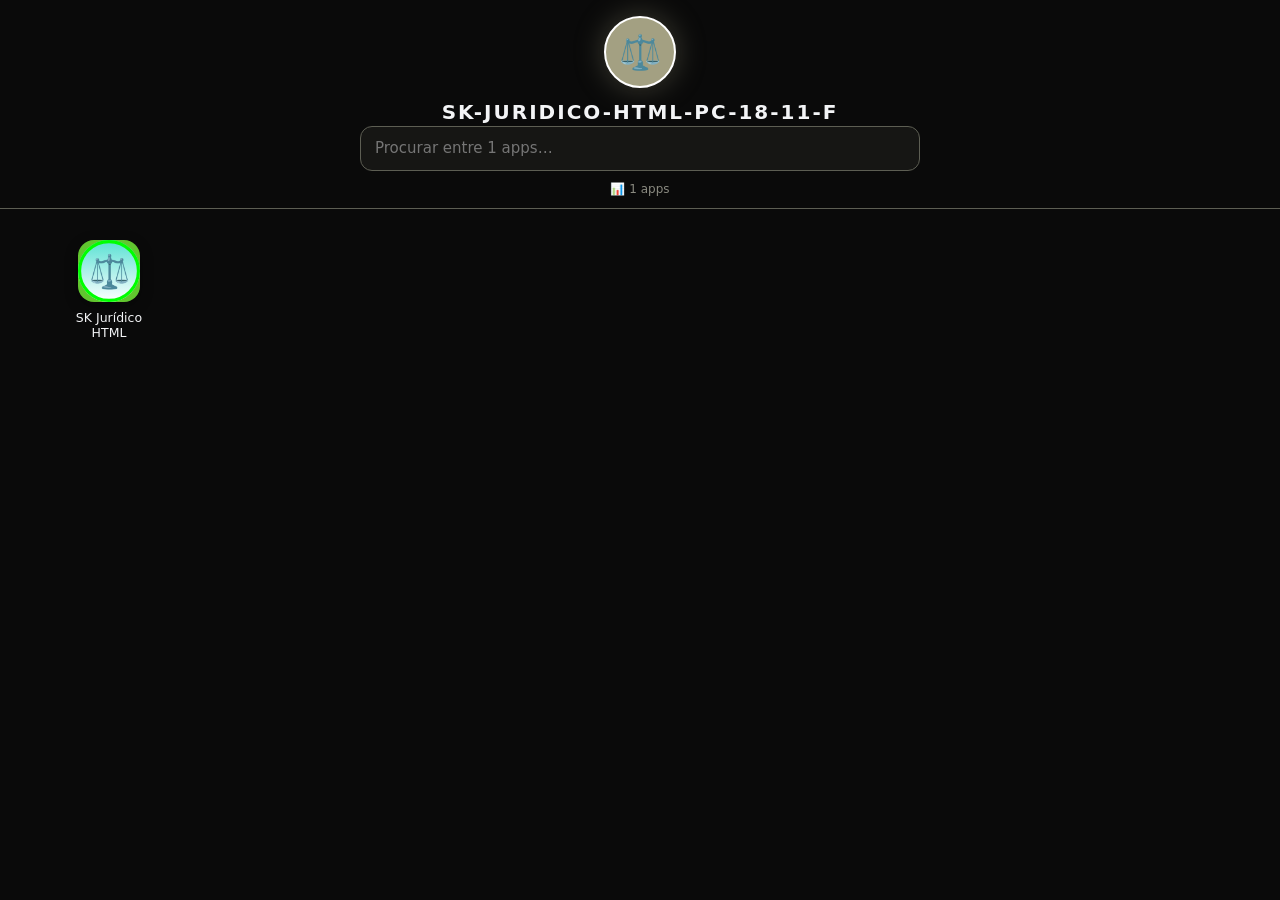
<file: index.html>
<!doctype html>
<!-- SK-HUB -->
<html lang="pt-BR">
<head>
  <meta charset="utf-8">
  <meta name="viewport" content="width=device-width, initial-scale=1, viewport-fit=cover">
  <title>SK-Juridico-HTML-PC-18-11-F</title>
  <style>
    :root{--bg:#0a0a0a;--card:#161614;--line:#5d5e53;--tx:#f3f4f6;--mut:#8a8a80;--acc:#a3a082}
    *{box-sizing:border-box}body{margin:0;background:var(--bg);color:var(--tx);font:15px/1.4 system-ui,-apple-system,"Segoe UI",Roboto,sans-serif;padding:env(safe-area-inset-top) 0 24px}
    header{position:sticky;top:0;background:var(--bg);padding:16px 16px 10px;z-index:2;border-bottom:1px solid var(--line);text-align:center}
    .logo{width:72px;height:72px;border-radius:50%;margin:0 auto 10px;display:grid;place-items:center;background:var(--acc);color:var(--bg);font:bold 34px Georgia,serif;box-shadow:0 0 30px color-mix(in srgb,var(--acc) 35%,transparent);border:2px solid #fff}
    h1{margin:0;font-size:20px;letter-spacing:2px;text-transform:uppercase}.sub{color:var(--acc);font-size:12px;letter-spacing:2px;margin:4px 0 10px}
    input{width:100%;max-width:560px;padding:11px 14px;border-radius:12px;border:1px solid var(--line);background:var(--card);color:var(--tx);font:inherit}
    .grid{display:grid;grid-template-columns:repeat(auto-fill,minmax(96px,1fr));gap:12px;padding:16px;max-width:1200px;margin:0 auto}
    a.app{display:flex;flex-direction:column;align-items:center;gap:8px;text-decoration:none;color:var(--tx);padding:14px 6px;border-radius:14px;border:1px solid transparent;transition:.15s}
    a.app:hover,a.app:focus{background:var(--card);border-color:var(--line);outline:none;transform:translateY(-2px)}
    .ic{width:62px;height:62px;border-radius:16px;display:grid;place-items:center;font-weight:800;font-size:23px;color:#fff;overflow:hidden;box-shadow:0 4px 14px rgba(0,0,0,.3)}
    .ic.em{background:var(--card)!important;border:1px solid var(--line);font-size:32px}
    .ic img{width:100%;height:100%;object-fit:cover}
    .nm{font-size:12.5px;text-align:center;line-height:1.25;word-break:break-word;display:-webkit-box;-webkit-line-clamp:2;-webkit-box-orient:vertical;overflow:hidden}
    .ds{font-size:10.5px;color:var(--mut);text-align:center}
    .vazio{color:var(--mut);padding:30px 16px;text-align:center;grid-column:1/-1}
    .info{text-align:center;color:var(--mut);font-size:12px;margin-top:10px}
    .links{display:flex;gap:10px;justify-content:center;flex-wrap:wrap;padding:0 16px}
    .links a{color:var(--tx);text-decoration:none;font-size:13px;padding:9px 16px;border:1px solid var(--line);border-radius:30px}
    .links a:hover{background:var(--acc);color:var(--bg)}
    #inst{position:fixed;right:16px;bottom:16px;padding:13px 20px;border:0;border-radius:40px;background:var(--acc);color:var(--bg);font-weight:bold;font-size:15px;box-shadow:0 6px 20px rgba(0,0,0,.4);display:none;cursor:pointer}
  </style>
  <!-- PWA:inicio (gerado pelo Mini SK — pode refazer no painel 📱 PWA) -->
  <link rel="manifest" href="manifest.json">
  <meta name="theme-color" content="#5d5e53">
  <meta name="mobile-web-app-capable" content="yes">
  <meta name="apple-mobile-web-app-capable" content="yes">
  <meta name="apple-mobile-web-app-status-bar-style" content="black-translucent">
  <meta name="apple-mobile-web-app-title" content="SK-Juridico-">
  <link rel="icon" href="favicon.ico" sizes="any">
  <link rel="icon" href="icons/icon.svg" type="image/svg+xml">
  <link rel="apple-touch-icon" href="icons/apple-touch-icon.png">
  <script>
    if ('serviceWorker' in navigator && location.protocol.indexOf('http') === 0) {
      addEventListener('load', function () { navigator.serviceWorker.register('service-worker.js').catch(function (e) { console.warn('Service worker:', e); }); });
    }
  </script>
  <!-- PWA:fim -->
</head>
<body>
  <header><div class="logo">⚖️</div><h1>SK-Juridico-HTML-PC-18-11-F</h1><input id="q" type="search" placeholder="Procurar entre 1 apps…" autocomplete="off"><div class="info" id="info"></div></header>
  <main class="grid" id="g"></main>
  <button id="inst">📥 Instalar app</button>
  <script>
    // Lista gravada pelo Mini SK — está DENTRO deste arquivo, não no navegador.
    // Funciona igual em qualquer celular e depois de instalar.
    var APPS = [
 {
  "n": "SK Jurídico HTML",
  "d": "",
  "u": "app/index.html",
  "i": "app/icons/icon.svg",
  "e": "",
  "c": "hsl(100 62% 48%)",
  "l": "SJ"
 }
];
    var g = document.getElementById('g'), q = document.getElementById('q');
    function rec(){ try { return JSON.parse(localStorage.getItem('hub-recentes') || '[]'); } catch (e) { return []; } }
    function esc(s){ return String(s).replace(/[&<>"]/g, function(c){ return {'&':'&amp;','<':'&lt;','>':'&gt;','"':'&quot;'}[c]; }); }
    function card(a){ var ic = a.e ? '<span class="ic em">' + esc(a.e) + '</span>' : '<span class="ic" style="background:' + a.c + '">' + (a.i ? '<img src="' + esc(a.i) + '" alt="" loading="lazy" onerror="this.parentNode.textContent=\'' + esc(a.l) + '\'">' : esc(a.l)) + '</span>';
      return '<a class="app" href="' + esc(a.u) + '" data-u="' + esc(a.u) + '">' + ic + '<span class="nm">' + esc(a.n) + '</span>' + (a.d ? '<span class="ds">' + esc(a.d) + '</span>' : '') + '</a>'; }
    function show(){ var t = q.value.trim().toLowerCase(); var r = rec(); var list = APPS.filter(function(a){ return !t || (a.n + ' ' + a.d + ' ' + a.u).toLowerCase().indexOf(t) >= 0; });
      if (!t) list.sort(function(a,b){ var x = r.indexOf(a.u), y = r.indexOf(b.u); return (x < 0 ? 999 : x) - (y < 0 ? 999 : y); });
      g.innerHTML = list.map(card).join('') || '<p class="vazio">Nada encontrado.</p>';
      document.getElementById('info').textContent = '📊 ' + APPS.length + ' apps' + (!t && r.length ? ' · os usados por último aparecem primeiro' : ''); }
    g.addEventListener('click', function(e){ var a = e.target.closest('a.app'); if (!a) return; var r = rec().filter(function(u){ return u !== a.dataset.u; }); r.unshift(a.dataset.u); try { localStorage.setItem('hub-recentes', JSON.stringify(r.slice(0, 30))); } catch (e) {} });
    q.addEventListener('input', show); show();
    var ev; addEventListener('beforeinstallprompt', function(e){ e.preventDefault(); ev = e; document.getElementById('inst').style.display = 'block'; });
    document.getElementById('inst').onclick = function(){ if (ev) { ev.prompt(); ev = null; this.style.display = 'none'; } };
  </script>
</body>
</html>
</file>
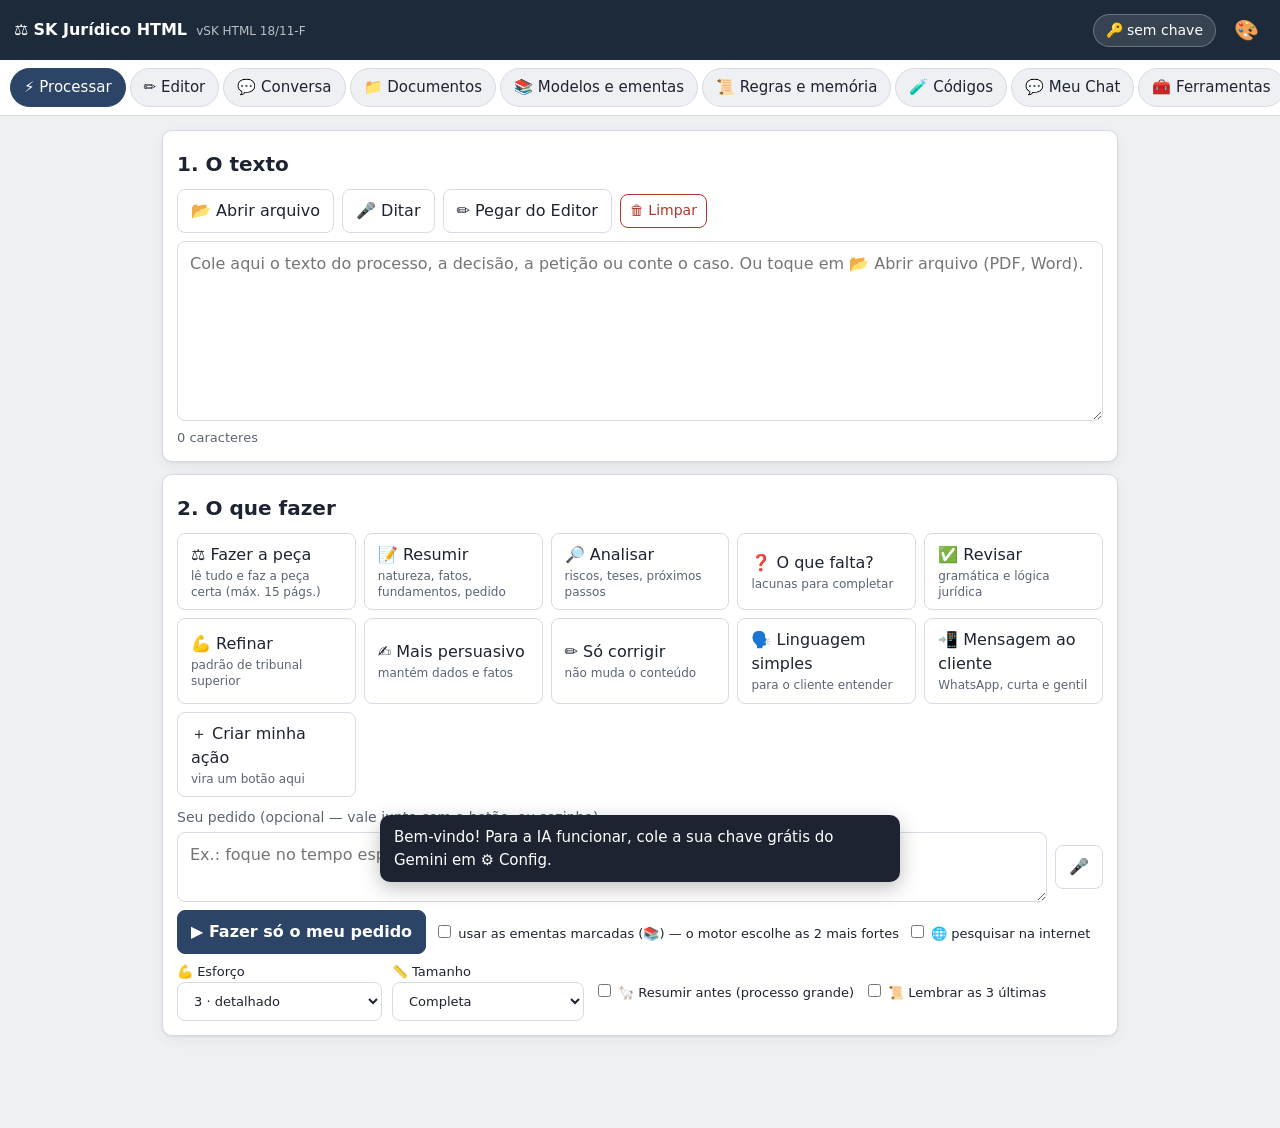
<file: app/index.html>
<!doctype html>
<html lang="pt-BR">
<head>
  <meta charset="utf-8">
  <meta name="viewport" content="width=device-width, initial-scale=1, viewport-fit=cover">
<title>SK Jurídico HTML</title>
<link rel="stylesheet" href="css/app.css">
  <!-- PWA:inicio (gerado pelo Mini SK — pode refazer no painel 📱 PWA) -->
  <link rel="manifest" href="manifest.json">
  <meta name="theme-color" content="#00ff00">
  <meta name="mobile-web-app-capable" content="yes">
  <meta name="apple-mobile-web-app-capable" content="yes">
  <meta name="apple-mobile-web-app-status-bar-style" content="black-translucent">
  <meta name="apple-mobile-web-app-title" content="SK Jurídico">
  <link rel="icon" href="favicon.ico" sizes="any">
  <link rel="icon" href="icons/icon.svg" type="image/svg+xml">
  <link rel="apple-touch-icon" href="icons/apple-touch-icon.png">
  <script>
    if ('serviceWorker' in navigator && location.protocol.indexOf('http') === 0) {
      addEventListener('load', function () { navigator.serviceWorker.register('service-worker.js').catch(function (e) { console.warn('Service worker:', e); }); });
    }
  </script>
  <!-- PWA:fim -->
</head>
<body>
  <header class="topo">
    <div class="marca">⚖️ <b>SK Jurídico HTML</b> <span class="versao" id="versao"></span></div>
    <button class="chave-status" id="chave-status" data-ir="config" title="Chave da IA">🔑 sem chave</button>
  </header>

  <nav class="abas" id="abas" aria-label="Partes do app">
    <button data-aba="processar" class="ativa">⚡ Processar</button>
    <button data-aba="editor">✏️ Editor</button>
    <button data-aba="conversa">💬 Conversa</button>
    <button data-aba="documentos">📁 Documentos</button>
    <button data-aba="biblioteca">📚 Modelos e ementas</button>
    <button data-aba="regras">📜 Regras e memória</button>
    <button data-aba="codigos">🧪 Códigos</button>
    <button data-meuchat="1" title="O chat livre (separado do jurídico)">💬 Meu Chat</button>
    <button data-aba="ferramentas">🧰 Ferramentas</button>
    <button data-aba="config">⚙️ Config</button>
  </nav>

  <main>
    <section class="painel ativo" id="painel-processar"></section>
    <section class="painel" id="painel-editor"></section>
    <section class="painel" id="painel-conversa"></section>
    <section class="painel" id="painel-documentos"></section>
    <section class="painel" id="painel-biblioteca"></section>
    <section class="painel" id="painel-regras"></section>
    <section class="painel" id="painel-codigos"></section>
    <section class="painel" id="painel-ferramentas"></section>
    <section class="painel" id="painel-config"></section>
  </main>

  <div id="avisos" class="avisos" aria-live="polite"></div>

  <!-- Os módulos, NA ORDEM: 00 primeiro (o "caixa comum"), 99 por último (liga tudo). -->
  <script src="lib/jszip.min.js"></script>
  <script src="js/00-core.js"></script>
  <script src="js/10-ia.js"></script>
  <script src="js/nuvem-embutida.js"></script>
  <script src="js/lib/nuvem-neon.js"></script>
  <script src="js/lib/reconhecer.js"></script>
  <script src="js/13-nuvem.js"></script>
  <script src="js/14-entrada.js"></script>
  <script src="js/12-voz.js"></script>
  <script src="js/16-internet.js"></script>
  <script src="js/22-drive.js"></script>
  <script src="js/15-importar.js"></script>
  <script src="js/18-texto.js"></script>
  <script src="js/25-regras.js"></script>
  <script src="js/21-motor.js"></script>
<script src="js/20-processar.js"></script>
  <script src="js/30-editor.js"></script>
  <script src="js/35-docx.js"></script>
  <script src="js/40-conversa.js"></script>
  <script src="js/50-documentos.js"></script>
  <script src="js/55-biblioteca.js"></script>
  <script src="js/56-restaurar.js"></script>
  <script src="js/60-codigos.js"></script>
  <script src="js/70-ferramentas.js"></script>
  <script src="js/80-config.js"></script>
  <script src="js/99-app.js"></script>
<script>window.TEMA_APP = { id: 'juridico', barra: 'header.topo', padrao: 'claro', cores: {
  claro: { '--bg': '#eef0f3', '--papel': '#ffffff', '--fg': '#1d2330', '--mut': '#5b6475', '--linha': '#d6dbe3', '--tinta': '#1d2a3a', '--tinta-2': '#2c4466', '--ouro': '#a07c2c', '--ouro-claro': '#f5ecd6', '--bom': '#2f7a55', '--bom-bg': '#e3f2ea', '--ruim': '#b3362b', '--ruim-bg': '#fbe7e4' },
  escuro: { '--bg': '#12161d', '--papel': '#1b212b', '--fg': '#e6eaf0', '--mut': '#a3adbd', '--linha': '#2e3746', '--tinta': '#dbe4f0', '--tinta-2': '#9fbbe0', '--ouro': '#d8b25a', '--ouro-claro': '#3a3020', '--bom': '#5cc794', '--bom-bg': '#173326', '--ruim': '#ff8a7d', '--ruim-bg': '#3a1d1a' },
  contraste: { '--bg': '#000000', '--papel': '#0d0d0d', '--fg': '#ffffff', '--mut': '#e0e0e0', '--linha': '#8a8a8a', '--tinta': '#ffffff', '--tinta-2': '#8cc4ff', '--ouro': '#ffd33d', '--ouro-claro': '#2a2400', '--bom': '#4dff8f', '--bom-bg': '#06260f', '--ruim': '#ff7070', '--ruim-bg': '#2d0909' },
  papel: { '--bg': '#efe5cf', '--papel': '#fbf5e7', '--fg': '#2a2115', '--mut': '#67563c', '--linha': '#d6c5a2', '--tinta': '#2a2115', '--tinta-2': '#6f430e', '--ouro': '#8a5514', '--ouro-claro': '#f1e2bf', '--bom': '#3d6a28', '--bom-bg': '#e4ecd5', '--ruim': '#9b2c2c', '--ruim-bg': '#f4dcd4' } } };</script>
<script src="js/tema.js"></script>
<script>window.JANELA_BARRA = 'header.topo';</script>
<script src="js/janela-pc.js"></script>
</body>
</html>
</file>
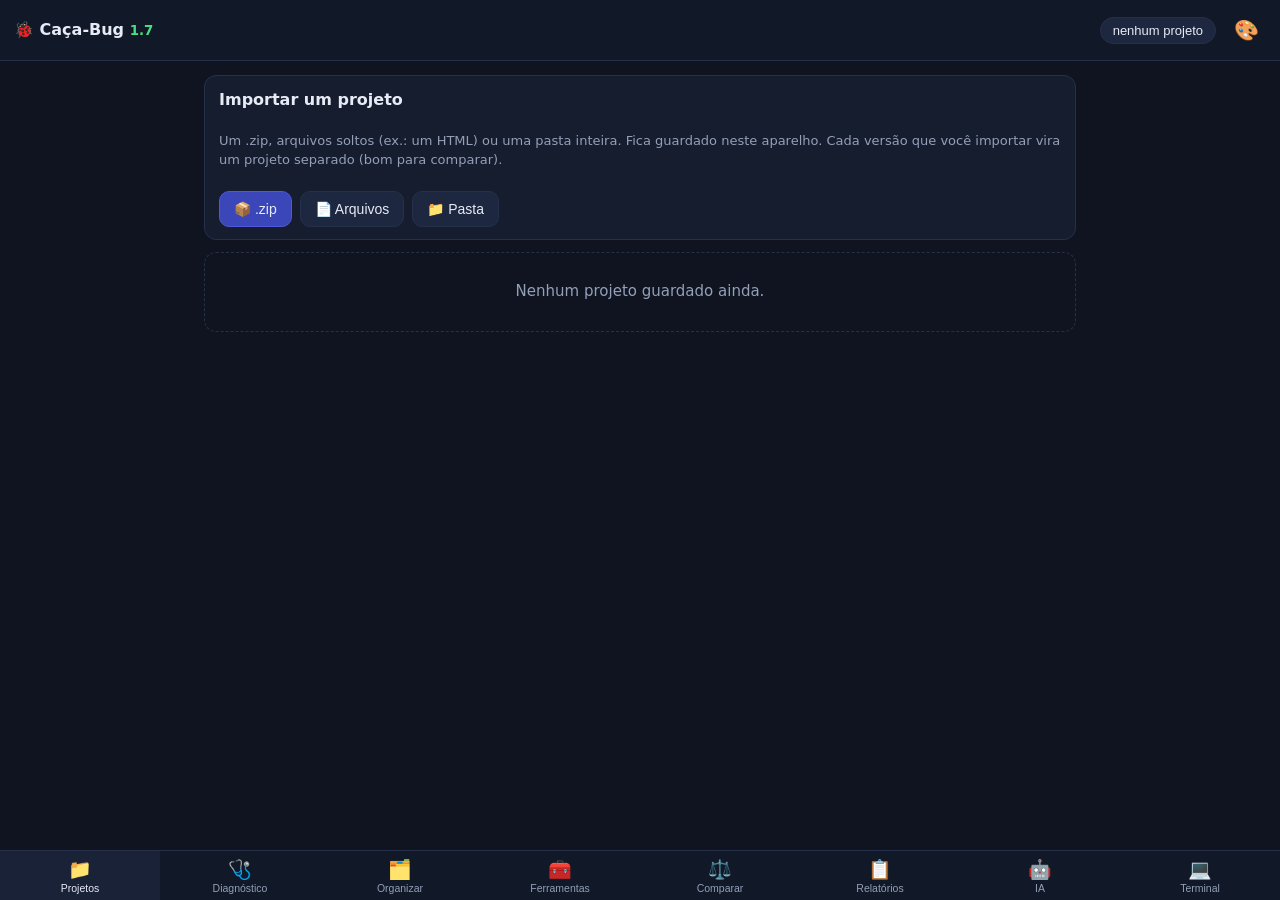
<file: app/ferramentas/cacabug/index.html>
<!doctype html>
<html lang="pt-BR">
<head>
<meta charset="utf-8">
<meta name="viewport" content="width=device-width, initial-scale=1, viewport-fit=cover">
<meta name="theme-color" content="#0f1420">
<title>Caça-Bug</title>
<link rel="manifest" href="manifest.json">
<link rel="icon" href="icons/icon-192.png">
<link rel="apple-touch-icon" href="icons/icon-192.png">
<link rel="stylesheet" href="css/app.css">
<script>if ('serviceWorker' in navigator && location.protocol.indexOf('http') === 0) addEventListener('load', function () { navigator.serviceWorker.register('sw.js').catch(function () {}); });</script>
</head>
<body>
  <header id="topo">
    <span class="logo">🐞 Caça-Bug <small style="color:var(--bom);font-weight:600">1.7</small></span>
    <button id="topo-proj" class="chip" title="Projeto em uso (toque para trocar)">nenhum projeto</button>
  </header>

  <main id="corpo">
    <section class="tela" data-tela="projetos" id="tela-projetos"></section>
    <section class="tela" data-tela="diagnostico" id="tela-diagnostico" hidden></section>
    <section class="tela" data-tela="organizar" id="tela-organizar" hidden></section>
    <section class="tela" data-tela="ferramentas" id="tela-ferramentas" hidden></section>
    <section class="tela" data-tela="comparar" id="tela-comparar" hidden></section>
    <section class="tela" data-tela="relatorios" id="tela-relatorios" hidden></section>
    <section class="tela" data-tela="ia" id="tela-ia" hidden></section>
    <section class="tela tela-larga" data-tela="terminal" id="tela-terminal" hidden></section>
    <section class="tela tela-ferr" data-tela="ferramenta" hidden>
      <div class="ferr-barra">
        <button class="btn small" id="ferr-voltar">← Voltar</button>
        <b id="ferr-titulo" class="grow"></b>
        <button class="btn small" id="ferr-mandar" title="Entregar o projeto em uso de novo">📥 Projeto</button>
        <button class="btn small primary" id="ferr-guardar">📌 Guardar relatório</button>
      </div>
      <div id="ferr-host"></div>
    </section>
  </main>

  <nav id="abas">
    <button data-aba="projetos">📁<span>Projetos</span></button>
    <button data-aba="diagnostico">🩺<span>Diagnóstico</span></button>
    <button data-aba="organizar">🗂️<span>Organizar</span></button>
    <button data-aba="ferramentas">🧰<span>Ferramentas</span></button>
    <button data-aba="comparar">⚖️<span>Comparar</span></button>
    <button data-aba="relatorios">📋<span>Relatórios</span></button>
    <button data-aba="ia">🤖<span>IA</span></button>
    <button data-aba="terminal">💻<span>Terminal</span></button>
  </nav>

  <script src="js/00-core.js"></script>
  <script src="js/20-zip.js"></script>
  <script src="js/30-projeto.js"></script>
  <script src="ferramentas/cirurgiao.js"></script>
  <script src="ferramentas/projeto-lab.js"></script>
  <script src="ferramentas/analisador-universal.js"></script>
  <script src="ferramentas/triagem.js"></script>
  <script src="ferramentas/gerador-eas.js"></script>
  <script src="ferramentas/ai-code-studio.js"></script>
  <script src="ferramentas/raiox.js"></script>
  <script src="ferramentas/desembrulhar.js"></script>
  <script src="lib/diff.min.js"></script>
  <script src="js/40-ferramentas.js"></script>
  <script src="js/50-relatorios.js"></script>
  <script src="js/60-comparar.js"></script>
  <script src="js/lib/plano-core.js"></script>
  <script src="js/lib/expo-core.js"></script>
  <script src="js/lib/organizar-core.js"></script>
  <script src="js/45-organizar.js"></script>
  <script src="js/46-limpo.js"></script>
<script src="js/70-ia.js"></script>
<script src="js/80-terminal.js"></script>
<script src="js/99-app.js"></script>
<script>window.TEMA_APP = { id: 'cacabug', barra: '#topo', padrao: 'escuro', cores: {
  escuro: null,
  claro: { '--bg': '#f4f6fb', '--card': '#ffffff', '--linha': '#d0d8e6', '--txt': '#172033', '--muted': '#55627a', '--acc': '#4f46e5', '--bom': '#15803d', '--meio': '#a15c00', '--ruim': '#c0262d' },
  contraste: { '--bg': '#000000', '--card': '#0f0f0f', '--linha': '#8a8a8a', '--txt': '#ffffff', '--muted': '#e0e0e0', '--acc': '#9aa6ff', '--bom': '#4dff8f', '--meio': '#ffd33d', '--ruim': '#ff7070' },
  papel: { '--bg': '#f2e9d6', '--card': '#fbf5e7', '--linha': '#d6c5a2', '--txt': '#2a2115', '--muted': '#67563c', '--acc': '#8a5514', '--bom': '#3d6a28', '--meio': '#9a5600', '--ruim': '#9b2c2c' }  },
  extra: { claro: '#topo,.ferr-barra,#abas,.dif-barra{background:var(--card)!important}#abas button.ativa{background:var(--bg)!important}.chip,.btn,.lab-chip,.toast{background:var(--bg)!important;color:var(--txt)!important}.btn.primary{background:var(--acc)!important;color:#fff!important;border-color:var(--acc)!important}.btn.danger{background:#fde8ea!important;color:#9b1c2c!important;border-color:#e3a2aa!important}code,pre.rel-texto,.inp,.lab-busca{background:var(--bg)!important;color:var(--txt)!important}.tag{background:#e3e8fb!important;color:#3730a3!important}.tag.laranja{background:#fde7cf!important;color:#7c3a06!important}.aviso{background:#fdf3d8!important;border-color:#e6c97a!important;color:#5a4300!important}.linha.ruim{color:#b91c1c!important}.linha.meio{color:#92400e!important}.linha.bom{color:#166534!important}.dl.add{background:#dcfce7!important;color:#14532d!important}.dl.del{background:#fde8ea!important;color:#7f1d1d!important}.dl.pulo{background:var(--bg)!important}.link-dif{color:#4338ca!important}table.tab tr.dif td{background:#fdf3d8!important}.toast.ok{background:#dcfce7!important}.toast.error{background:#fde8ea!important}', papel: '#topo,.ferr-barra,#abas,.dif-barra{background:var(--card)!important}#abas button.ativa{background:var(--bg)!important}.chip,.btn,.lab-chip,.toast{background:var(--bg)!important;color:var(--txt)!important}.btn.primary{background:var(--acc)!important;color:#fff!important;border-color:var(--acc)!important}.btn.danger{background:#fde8ea!important;color:#9b1c2c!important;border-color:#e3a2aa!important}code,pre.rel-texto,.inp,.lab-busca{background:var(--bg)!important;color:var(--txt)!important}.tag{background:#e3e8fb!important;color:#3730a3!important}.tag.laranja{background:#fde7cf!important;color:#7c3a06!important}.aviso{background:#fdf3d8!important;border-color:#e6c97a!important;color:#5a4300!important}.linha.ruim{color:#b91c1c!important}.linha.meio{color:#92400e!important}.linha.bom{color:#166534!important}.dl.add{background:#dcfce7!important;color:#14532d!important}.dl.del{background:#fde8ea!important;color:#7f1d1d!important}.dl.pulo{background:var(--bg)!important}.link-dif{color:#4338ca!important}table.tab tr.dif td{background:#fdf3d8!important}.toast.ok{background:#dcfce7!important}.toast.error{background:#fde8ea!important}' } };</script>
<script src="js/tema.js"></script>
<script>window.JANELA_BARRA = '#topo';</script>
<script src="js/janela-pc.js"></script>
</body>
</html>
</file>
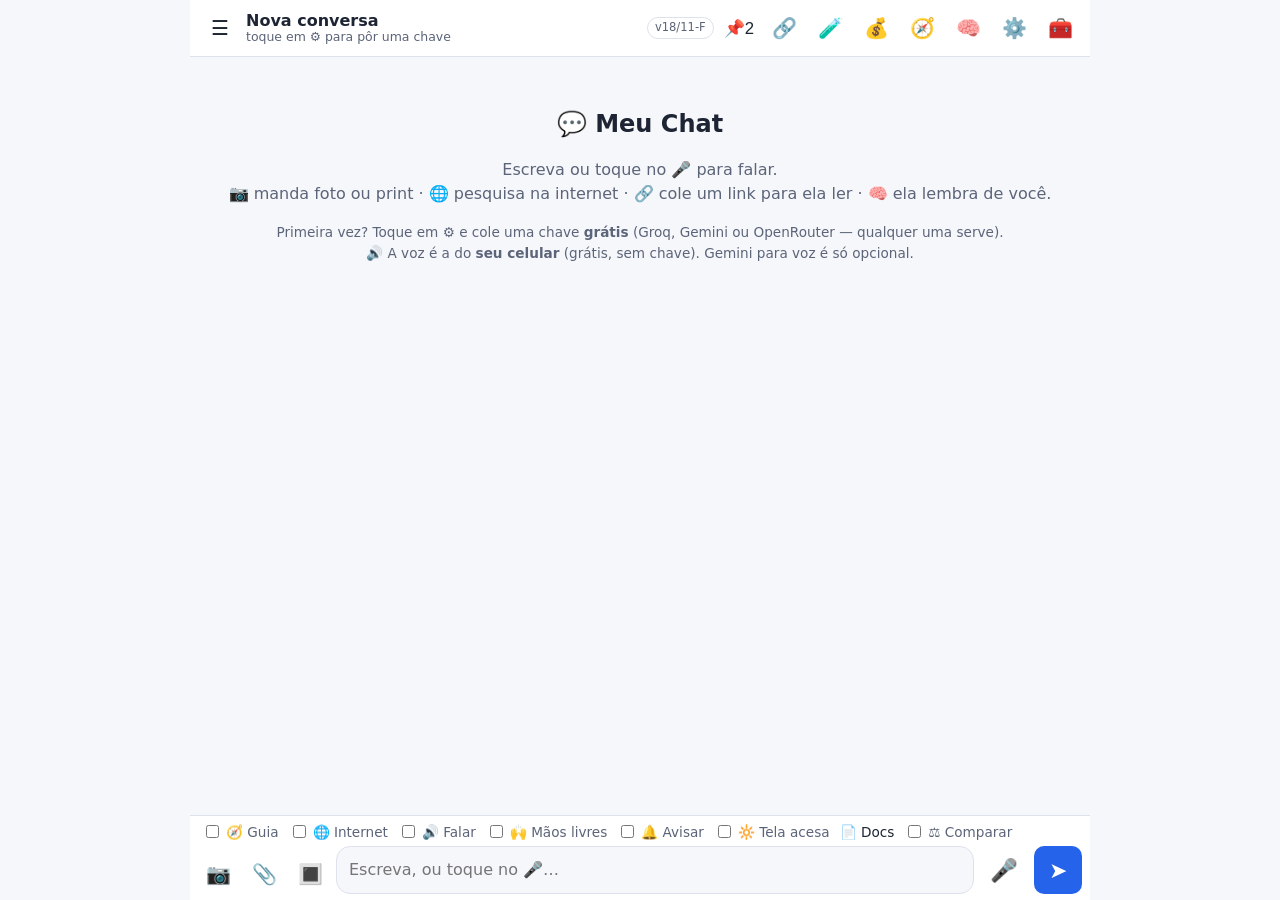
<file: app/ferramentas/meu-chat/index.html>
<!doctype html>
<html lang="pt-BR">
<head>
<meta charset="utf-8">
<meta name="viewport" content="width=device-width, initial-scale=1, viewport-fit=cover">
<meta name="theme-color" content="#0f172a">
<title>Meu Chat</title>
<link rel="manifest" href="manifest.json">
<link rel="icon" href="icons/icon-192.png">
<link rel="stylesheet" href="css/app.css">
</head>
<body>
<div id="app">
  <header id="topo">
    <button class="ic" id="bt-conversas" title="Conversas" aria-label="Conversas">☰</button>
    <div id="titulo"><b id="tit-conversa">Meu Chat</b><span id="tit-ia" class="mudo"></span></div>
    <span class="chip" id="versao">v18/11-F</span>
    <button class="ic" id="bt-contextos" title="Contextos" aria-label="Contextos">📌</button>
    <button class="ic" id="bt-links" title="Links e navegador interno (não gasta IA)" aria-label="Links">🔗</button>
    <button class="ic" id="bt-codigos" title="Meus códigos guardados (playground)" aria-label="Meus códigos">🧪</button>
    <button class="ic" id="bt-gasto" title="Quanto gastou (tokens e reais)" aria-label="Gasto">💰</button>
    <button class="ic" id="bt-guia" title="Guia: o que é cada app e como usar" aria-label="Guia">🧭</button>
    <button class="ic" id="bt-memoria" title="Memória" aria-label="Memória">🧠</button>
    <button class="ic" id="bt-config" title="Configurar" aria-label="Configurar">⚙️</button>
  </header>

  <main id="conversa" aria-live="polite"></main>

  <div id="anexos" hidden></div>
  <footer id="barra">
    <div class="linha-op">
      <label class="op" title="Ligado: o guia dos seus apps vai junto (gasta mais). Desligado: só vai quando você pergunta dos seus apps."><input type="checkbox" id="op-guia"> 🧭 Guia</label>
      <label class="op" title="Pesquisar na internet antes de responder"><input type="checkbox" id="op-busca"> 🌐 Internet</label>
      <label class="op" title="Falar as respostas em voz natural"><input type="checkbox" id="op-falar"> 🔊 Falar</label>
      <label class="op" title="Conversa por voz: fala e escuta sem tocar"><input type="checkbox" id="op-maos"> 🙌 Mãos livres</label>
      <label class="op" title="Quando a resposta terminar: apita, vibra e mostra notificação (bom para o Ollama, que demora)"><input type="checkbox" id="op-pronta"> 🔔 Avisar</label>
      <label class="op" title="Enquanto ela escreve, a tela não apaga (o Android não pausa o app no meio)"><input type="checkbox" id="op-tela"> 🔆 Tela acesa</label>
      <button class="op bt-op" id="bt-docs" type="button" title="Documentação de um projeto, só nesta pergunta">📄 Docs</button>
      <label class="op" title="Manda a mesma pergunta para várias IAs (toque e segure para escolher quais)"><input type="checkbox" id="op-comparar"> ⚖️ Comparar</label>
    </div>
    <div class="linha-in">
      <button class="ic" id="bt-foto" title="Mandar foto ou print" aria-label="Foto">📷</button>
      <input type="file" id="in-foto" accept="image/*" multiple hidden>
      <button class="ic" id="bt-arq" title="Mandar arquivo (texto, código) ou projeto .zip (abre aqui e você escolhe o que vai)" aria-label="Arquivo">📎</button>
      <button class="ic" id="bt-qr" title="Ler QR Code (câmera ou print)" aria-label="Ler QR Code">🔳</button>
      <input type="file" id="in-arq" multiple hidden>
      <textarea id="entrada" rows="1" placeholder="Escreva, ou toque no 🎤…"></textarea>
      <button class="ic grande" id="bt-mic" title="Falar" aria-label="Microfone">🎤</button>
      <button class="ic grande primario" id="bt-enviar" title="Enviar" aria-label="Enviar">➤</button>
    </div>
  </footer>
</div>

<aside id="gaveta" class="painel" hidden>
  <div class="cab"><b>💬 Conversas</b><button class="ic" data-fechar>✕</button></div>
  <div class="linha"><button class="bt primario" id="bt-nova">＋ Nova conversa</button></div>
  <input class="campo" id="busca-conv" placeholder="Procurar nas conversas…">
  <div id="lista-conv"></div>
  <hr>
  <div class="linha"><button class="bt" id="bt-backup">⤓ Backup de tudo</button><button class="bt" id="bt-drive">📤 Drive</button><button class="bt" id="bt-restaurar">⤒ Restaurar</button></div>
  <input type="file" id="in-restaurar" accept=".json,.zip,application/json" hidden>
  <p class="mudo pequeno">Restaurar não apaga nada: o que for diferente entra ao lado.</p>
</aside>

<aside id="painel-memoria" class="painel" hidden>
  <div class="cab"><b>🧠 Memória</b><button class="ic" data-fechar>✕</button></div>
  <p class="mudo pequeno">Tudo aqui vai junto em TODA conversa. A IA também guarda sozinha o que for importante (aparece "🧠 guardei"). Uma coisa por linha. Pode editar e apagar.</p>
  <textarea class="campo" id="memoria-texto" rows="14" placeholder="Ex.: Meu nome é Maikon. Sou advogado em MG. Prefiro respostas curtas e em português simples."></textarea>
  <div class="linha"><button class="bt primario" id="bt-mem-salvar">💾 Salvar memória</button><span id="mem-status" class="mudo pequeno"></span></div>
</aside>

<aside id="painel-guia" class="painel" hidden>
  <div class="cab"><b>🧭 Guia dos seus apps</b><button class="ic" data-fechar>✕</button></div>
  <p class="mudo pequeno">O que é cada app, a versão atual e como usar. Toque no nome para abrir. 🔊 lê para você; 🤖 o chat explica.</p>
  <input class="campo" id="guia-busca" placeholder="Procurar (ex.: juntar, terminal, jurídico, links)…" autocomplete="off">
  <div id="guia-corpo"></div>
</aside>

<aside id="painel-links" class="painel" hidden>
  <div class="cab"><b>🔗 Links</b><button class="ic" data-fechar>✕</button></div>
  <p class="mudo pequeno">Guarde e abra links aqui dentro. <b>Não gasta nada da IA</b>: 📥 só coloca o texto da página na caixa, e você decide se manda.</p>
  <input class="campo" id="link-novo" placeholder="Cole um endereço (https://…)" inputmode="url" autocomplete="off">
  <div class="linha"><button class="bt primario" id="link-abrir">🌐 Abrir aqui</button><button class="bt" id="link-add">➕ Guardar</button></div>
  <div id="links-corpo"></div>
</aside>
<aside id="painel-codigos" class="painel" hidden>
  <div class="cab"><b>🧪 Meus códigos</b><button class="ic" data-fechar>✕</button></div>
  <p class="mudo pequeno">Os códigos que você guardou (💾 nos blocos de código). ▶ abre no playground para ver e mexer; 💬 coloca na conversa para a IA continuar. Com o login, aparecem em qualquer aparelho.</p>
  <input class="campo" id="cod-busca" placeholder="Procurar nos códigos…" autocomplete="off">
  <div id="codigos-corpo"></div>
</aside>
<aside id="painel-gasto" class="painel" hidden>
  <div class="cab"><b>💰 Gasto</b><button class="ic" data-fechar>✕</button></div>
  <div id="gasto-corpo"></div>
</aside>
<aside id="painel-contextos" class="painel" hidden>
  <div class="cab"><b>📌 Contextos</b><button class="ic" data-fechar>✕</button></div>
  <div id="contextos-corpo"></div>
</aside>

<aside id="painel-config" class="painel" hidden>
  <div class="cab"><b>⚙️ Configurar</b><button class="ic" data-fechar>✕</button></div>
  <div id="config-corpo"></div>
</aside>

<div id="previa" hidden>
  <div class="cab"><b id="previa-tit">👁 Prévia</b><span class="mudo pequeno" id="previa-tipo"></span><span style="flex:1"></span><button class="bt" id="previa-editar" title="Abrir o código para mexer (playground)">✏️ Editar</button><button class="bt" id="previa-recarregar">⟳</button><button class="bt" id="previa-baixar">⤓</button><button class="ic" id="previa-fechar">✕</button></div>
  <div id="previa-editor" hidden><textarea id="previa-cod" spellcheck="false" autocapitalize="off" autocomplete="off"></textarea><div class="linha"><button class="bt primario" id="previa-rodar">▶ Rodar de novo</button><button class="bt" id="previa-copiar">📋 Copiar</button><button class="bt" id="previa-guardar" title="Guardar em 🧪 Meus códigos">💾 Guardar</button><span class="mudo pequeno">Mexa no código e toque em ▶. Para a IA continuar daqui: 📋 Copiar e cole no chat.</span></div></div>
  <iframe id="previa-quadro" sandbox="allow-scripts allow-forms allow-modals allow-popups" title="Prévia do código"></iframe>
  <div id="previa-erros" class="pequeno"></div>
</div>

<div id="aviso" hidden></div>

<script src="js/00-base.js"></script>
<script src="js/10-banco.js"></script>
<script src="js/nuvem-embutida.js"></script>
<script src="js/lib/nuvem-neon.js"></script>
<script src="js/12-nuvem.js"></script>
<script src="js/14-entrada.js"></script>
<script src="js/20-provedores.js"></script>
<script src="js/30-memoria.js"></script>
<script src="js/33-contextos.js"></script>
<script src="js/34-guia.js"></script>
<script src="js/35-jeito.js"></script>
<script src="js/36-gasto.js"></script>
<script src="js/37-arquivos.js"></script>
<script src="js/38-codigos.js"></script>
<script src="js/39-qr.js"></script>
<script src="js/41-pronto.js"></script>
<script src="js/42-testar.js"></script>
<script src="js/43-links.js"></script>
<script src="js/44-docs.js"></script>
<script src="js/45-mesa.js"></script>
<script src="js/40-voz.js"></script>
<script src="js/50-internet.js"></script>
<script src="js/60-previa.js"></script>
<script src="js/70-texto.js"></script>
<script src="js/80-chat.js"></script>
<script src="js/lib/cofre-arquivo.js"></script>
<script src="js/lib/guia-versoes.js"></script>
<script src="js/lib/guia-maikon.js"></script>
<script src="js/lib/jszip.min.js"></script>
<script src="js/85-config.js"></script>
<script src="js/87-cofre.js"></script>
<script src="js/lib/reconhecer.js"></script>
<script src="js/90-backup.js"></script>
<script src="js/91-restaurar.js"></script>
<script src="js/95-ponte-lab.js"></script>
<script src="js/99-app.js"></script>
<script>window.JANELA_BARRA = '#topo';</script>
<script src="js/janela-pc.js"></script>
</body>
</html>
</file>
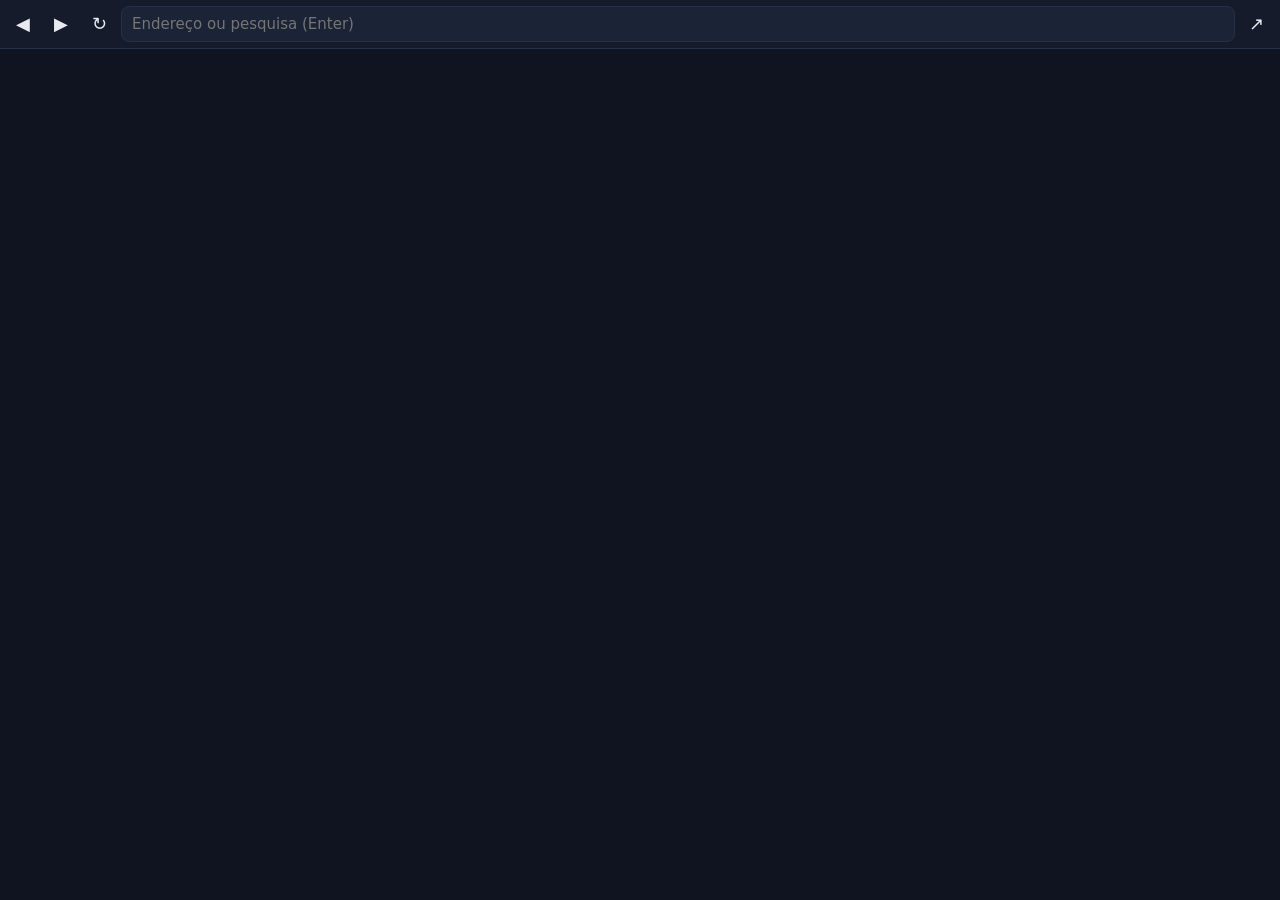
<file: electron/navegador.html>
<!doctype html>
<html lang="pt-BR">
<head>
<meta charset="utf-8">
<meta http-equiv="Content-Security-Policy" content="default-src 'self' 'unsafe-inline'; img-src * data:">
<title>🌐 Navegador — Mini SK</title>
<style>
  html, body { margin: 0; height: 100%; background: #0f1420; color: #e8eaf0; font: 15px system-ui, 'Segoe UI', sans-serif; overflow: hidden; }
  .barra { display: flex; gap: 4px; align-items: center; padding: 6px; background: #151b2b; border-bottom: 1px solid #263048; }
  button { background: transparent; color: #e8eaf0; border: 0; border-radius: 8px; font-size: 18px; padding: 4px 10px; cursor: pointer; }
  button:hover { background: #1b2337; }
  button:disabled { opacity: .35; }
  input { flex: 1; min-width: 0; background: #1b2337; color: #e8eaf0; border: 1px solid #263048; border-radius: 8px; padding: 8px 10px; font: inherit; }
  .carregando { height: 2px; background: #3fa36b; width: 0; transition: width .3s; }
  webview { position: absolute; top: 50px; left: 0; right: 0; bottom: 0; }
  #recentes { position: absolute; top: 48px; left: 140px; right: 60px; background: #151b2b; border: 1px solid #263048; border-radius: 8px; max-height: 60vh; overflow: auto; z-index: 9; display: none; }
  #recentes div { padding: 8px 10px; cursor: pointer; white-space: nowrap; overflow: hidden; text-overflow: ellipsis; font-size: 14px; }
  #recentes div:hover { background: #1b2337; }
</style>
</head>
<body>
<div class="barra">
  <button id="voltar" title="Voltar">◀</button>
  <button id="frente" title="Avançar">▶</button>
  <button id="recarregar" title="Recarregar">↻</button>
  <input id="end" placeholder="Endereço ou pesquisa (Enter)" spellcheck="false" autocomplete="off">
  <button id="fora" title="Abrir no navegador do Windows">↗</button>
</div>
<div class="carregando" id="carregando"></div>
<div id="recentes"></div>
<webview id="w" partition="persist:navegador" allowpopups src="about:blank"></webview>
<script>
(function () {
  var w = document.getElementById('w'), end = document.getElementById('end'), rec = document.getElementById('recentes'), carr = document.getElementById('carregando');
  function historico() { try { return JSON.parse(localStorage.getItem('historico') || '[]'); } catch (e) { return []; } }
  function guardar(u) { if (!/^https?:/.test(u)) return; try { var h = historico().filter(function (x) { return x !== u; }); h.unshift(u); localStorage.setItem('historico', JSON.stringify(h.slice(0, 40))); localStorage.setItem('ultimo', u); } catch (e) {} }
  function arrumar(t) {
    t = (t || '').trim();
    if (!t) return 'https://duckduckgo.com/';
    if (/^https?:\/\//i.test(t)) return t;
    if (!/\s/.test(t) && /\./.test(t)) return 'https://' + t;
    return 'https://duckduckgo.com/?kl=br-pt&q=' + encodeURIComponent(t);
  }
  function ir(t) { rec.style.display = 'none'; w.loadURL(arrumar(t)).catch(function () {}); }
  function botoes() { try { document.getElementById('voltar').disabled = !w.canGoBack(); document.getElementById('frente').disabled = !w.canGoForward(); } catch (e) {} }
  window.irPara = function (u) { ir(u || localStorage.getItem('ultimo') || ''); };
  document.getElementById('voltar').onclick = function () { if (w.canGoBack()) w.goBack(); };
  document.getElementById('frente').onclick = function () { if (w.canGoForward()) w.goForward(); };
  document.getElementById('recarregar').onclick = function () { w.reload(); };
  document.getElementById('fora').onclick = function () { if (window.navegadorPC) window.navegadorPC.fora(w.getURL()); };
  end.addEventListener('keydown', function (e) { if (e.key === 'Enter') { ir(end.value); end.blur(); } if (e.key === 'Escape') rec.style.display = 'none'; });
  end.addEventListener('focus', function () {
    end.select();
    var h = historico(); if (!h.length) return;
    rec.innerHTML = ''; h.slice(0, 15).forEach(function (u) { var d = document.createElement('div'); d.textContent = u; d.onmousedown = function () { ir(u); }; rec.appendChild(d); });
    rec.style.display = 'block';
  });
  end.addEventListener('blur', function () { setTimeout(function () { rec.style.display = 'none'; }, 150); });
  w.addEventListener('did-start-loading', function () { carr.style.width = '60%'; });
  w.addEventListener('did-stop-loading', function () { carr.style.width = '100%'; setTimeout(function () { carr.style.width = '0'; }, 300); botoes(); });
  w.addEventListener('did-navigate', function (e) { if (document.activeElement !== end) end.value = e.url; guardar(e.url); botoes(); });
  w.addEventListener('did-navigate-in-page', function (e) { if (e.isMainFrame && document.activeElement !== end) end.value = e.url; botoes(); });
  w.addEventListener('page-title-updated', function (e) { document.title = '🌐 ' + e.title; });
  document.addEventListener('keydown', function (e) { if (e.altKey && e.key === 'ArrowLeft' && w.canGoBack()) w.goBack(); if (e.altKey && e.key === 'ArrowRight' && w.canGoForward()) w.goForward(); if (e.key === 'F5') w.reload(); if (e.ctrlKey && e.key === 'l') end.focus(); });
})();
</script>
</body>
</html>
</file>
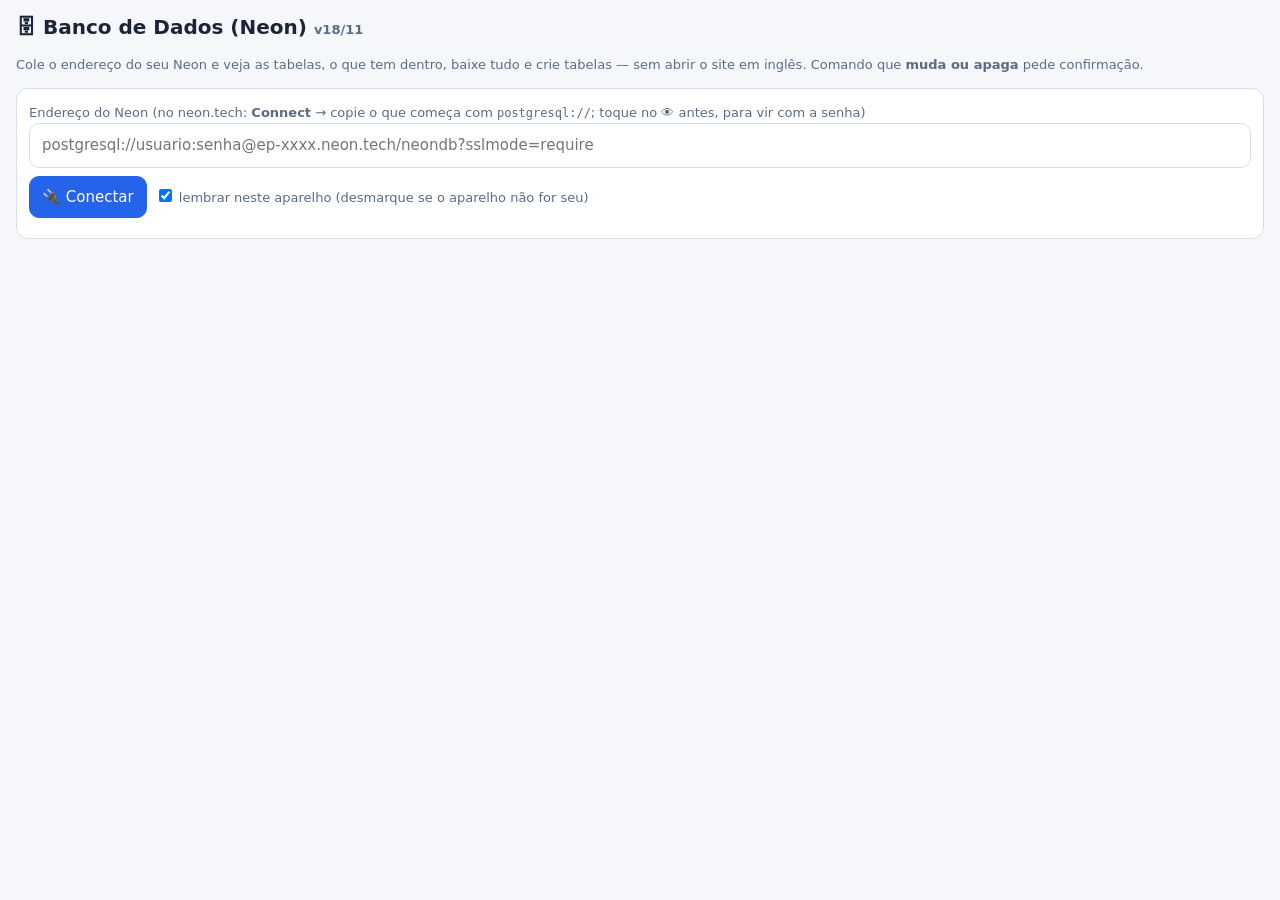
<file: app/ferramentas/banco-neon.html>
<!doctype html>
<html lang="pt-BR">
<head>
<meta charset="utf-8">
<meta name="viewport" content="width=device-width, initial-scale=1">
<title>Banco de Dados (Neon)</title>
<style>
  :root { --bg:#0f172a; --card:#162036; --li:#2a3550; --txt:#e6edf8; --mut:#93a4c3; --ok:#22c55e; --er:#ef4444; --ac:#60a5fa; }
  @media (prefers-color-scheme: light) { :root:not([data-theme="dark"]) { --bg:#f5f7fb; --card:#fff; --li:#d8deea; --txt:#1b2438; --mut:#5b6b88; } }
  * { box-sizing: border-box; }
  body { margin: 0; background: var(--bg); color: var(--txt); font: 15px/1.5 system-ui, -apple-system, Segoe UI, Roboto, sans-serif; padding: 12px 16px 40px; }
  h1 { font-size: 20px; margin: 0 0 4px; }
  .mut { color: var(--mut); font-size: 13px; }
  .card { background: var(--card); border: 1px solid var(--li); border-radius: 12px; padding: 12px; margin: 10px 0; }
  input, textarea, select { width: 100%; padding: 10px 12px; border-radius: 10px; border: 1px solid var(--li); background: transparent; color: var(--txt); font: inherit; }
  textarea { min-height: 110px; font: 13px/1.4 ui-monospace, Menlo, Consolas, monospace; }
  .linha { display: flex; flex-wrap: wrap; gap: 8px; margin: 8px 0; align-items: center; }
  button { background: #1e2b48; color: #fff; border: 1px solid var(--li); border-radius: 10px; padding: 9px 12px; font: inherit; cursor: pointer; min-height: 40px; }
  button.p { background: #2563eb; border-color: #2563eb; }
  button.perigo { background: #7f1d1d; border-color: #7f1d1d; }
  .st { font-weight: 600; } .st.ok { color: var(--ok); } .st.er { color: var(--er); }
  .tab { display: flex; justify-content: space-between; gap: 8px; padding: 10px; border: 1px solid var(--li); border-radius: 10px; margin: 6px 0; cursor: pointer; }
  .tab:hover { border-color: var(--ac); }
  .grade { overflow: auto; max-height: 60vh; border: 1px solid var(--li); border-radius: 10px; }
  table { border-collapse: collapse; font-size: 13px; min-width: 100%; }
  th, td { border-bottom: 1px solid var(--li); padding: 6px 8px; text-align: left; vertical-align: top; max-width: 320px; overflow-wrap: anywhere; }
  th { position: sticky; top: 0; background: var(--card); }
  code { font-family: ui-monospace, Menlo, Consolas, monospace; font-size: 12px; }
  .modal { position: fixed; inset: 0; background: rgba(0,0,0,.6); display: flex; align-items: center; justify-content: center; padding: 16px; z-index: 9; }
  .modal > div { background: var(--card); border: 1px solid var(--li); border-radius: 12px; padding: 16px; width: min(520px, 100%); }
</style>
</head>
<body>
<h1>🗄 Banco de Dados (Neon) <span class="mut">v18/11</span></h1>
<p class="mut">Cole o endereço do seu Neon e veja as tabelas, o que tem dentro, baixe tudo e crie tabelas — sem abrir o site em inglês. Comando que <b>muda ou apaga</b> pede confirmação.</p>

<div class="card">
  <label class="mut" for="conn">Endereço do Neon (no neon.tech: <b>Connect</b> → copie o que começa com <code>postgresql://</code>; toque no 👁 antes, para vir com a senha)</label>
  <input id="conn" type="password" placeholder="postgresql://usuario:senha@ep-xxxx.neon.tech/neondb?sslmode=require" autocomplete="off">
  <div class="linha"><button class="p" id="b-con">🔌 Conectar</button><label class="mut"><input type="checkbox" id="lembrar" style="width:auto" checked> lembrar neste aparelho (desmarque se o aparelho não for seu)</label></div>
  <div id="st" class="st"></div>
</div>

<div id="area" hidden>
  <div class="card">
    <div class="linha"><b style="flex:1">📋 Tabelas</b><button id="b-atual">⟳</button><button id="b-backup">⬇ Baixar tudo (backup)</button></div>
    <div id="tabelas"></div>
  </div>
  <div class="card" id="rc-card">
    <b>🔎 Reconhecer este banco</b>
    <p class="mut">Lê tudo, descobre <b>de qual app é cada coisa</b> (Meu Chat, SK Jurídico, o SK Jurídico 1.7 antigo da Replit…) e devolve para o lugar certo — sem você mexer em JSON. Também baixa cada parte separada e o <b>formato</b> do banco (para nenhuma IA criar tabela errada).</p>
    <div class="linha"><button class="p" id="rc-ir">🔎 Reconhecer</button><button id="rc-formato">📐 Baixar o formato (esquema)</button></div>
    <div id="rc-res"></div>
  </div>
  <div class="card" id="ver" hidden>
    <div class="linha"><b id="ver-nome" style="flex:1"></b><button id="b-ant">◀</button><span id="ver-pag" class="mut"></span><button id="b-prox">▶</button></div>
    <p id="ver-cols" class="mut"></p>
    <div class="grade" id="ver-grade"></div>
    <div class="linha"><button id="b-csv">⬇ CSV (Excel)</button><button id="b-json">⬇ JSON</button></div>
  </div>
  <div class="card">
    <b>✨ Criar uma tabela pronta</b>
    <div class="linha"><select id="modelo" style="flex:1"></select><button class="p" id="b-criar">Criar</button></div>
    <p id="modelo-txt" class="mut"></p>
  </div>
  <div class="card" id="ia-card">
    <b>🤖 Pedir à IA (fale em português)</b>
    <p class="mut">Diga o que você quer, do seu jeito. Ex.: <i>"quero uma tabela de clientes com nome, CPF e telefone"</i> ou <i>"acrescenta o campo data da audiência nos processos"</i>. A IA vê as tabelas que você já tem, monta o comando e explica antes. Você confere e toca em ▶ Rodar.</p>
    <textarea id="ia-pedido" placeholder="O que você quer fazer no banco?" style="min-height:70px"></textarea>
    <div class="linha"><button id="ia-voz" title="Falar em vez de escrever">🎤 Falar</button><button class="p" id="ia-montar">🤖 Montar o comando</button></div>
    <div id="ia-resp"></div>
  </div>
  <div class="card">
    <b>🧩 Criar uma tabela do meu jeito</b>
    <p class="mut">Pense numa planilha: a <b>tabela</b> é a planilha, cada <b>campo</b> é uma coluna, cada <b>linha</b> é um registro. Escreva o nome e os campos — eu monto o comando.</p>
    <input id="nt-nome" placeholder="Nome da tabela (ex.: honorarios)">
    <div id="nt-campos"></div>
    <div class="linha"><button id="nt-mais">＋ Campo</button><button class="p" id="nt-criar">🧩 Criar a tabela</button></div>
    <p id="nt-sql" class="mut"></p>
  </div>
  <div class="card">
    <b>➕ Acrescentar um campo numa tabela que já existe</b>
    <div class="linha"><select id="nc-tab" style="flex:1"></select></div>
    <div class="linha"><input id="nc-nome" placeholder="Nome do campo (ex.: telefone2)" style="flex:2"><select id="nc-tipo" style="flex:1"></select></div>
    <div class="linha"><button class="p" id="nc-ok">➕ Acrescentar</button></div>
  </div>
  <div class="card">
    <b>▶ Comando (SQL)</b>
    <p class="mut">Para consultar: <code>select * from mc_itens limit 20</code>. Comandos que mudam ou apagam (insert, update, delete, drop, alter, truncate…) pedem que você escreva CONFIRMO.</p>
    <textarea id="sql" spellcheck="false" autocapitalize="off"></textarea>
    <div class="linha"><button class="p" id="b-rodar">▶ Rodar</button></div>
    <div class="grade" id="res"></div>
  </div>
</div>

<script>/* reconhecer.js — cópia embutida (18/11) */
/* ♻️ RECONHECER (18/11) — a mesma peça no Meu Chat, no SK Jurídico HTML e no 🗄 Banco.
   Recebe QUALQUER coisa que veio dos seus apps e diz sozinho O QUE É e PARA ONDE VAI:
   - backup do Meu Chat (.json) · backup do SK Jurídico HTML / Assistente Jurídico (.json)
   - o "⬇ backup" do 🗄 Banco (todas as tabelas) ou o próprio banco lido direto (Neon)
   - a tabela mc_itens (Meu Chat + jurídico na nuvem): separa por tipo
   - o banco ANTIGO do SK Jurídico 1.7 da Replit (ementas, doc_templates, custom_actions, ai_history, snippets, conversations/messages…)
   - qualquer outra tabela: mostra as colunas e quantas linhas tem (para você ou a IA entender o formato)
   Devolve um "pacote" já no formato de cada app. Nada é apagado: restaurar sempre JUNTA. */
(function () {
  'use strict';
  const LOJAS_JUR = ['documentos', 'modelos', 'ementas', 'historico', 'conversas', 'regras', 'codigos'];
  const vazio = () => ({ juridico: { lojas: Object.fromEntries(LOJAS_JUR.map((l) => [l, []])), prefs: {} }, meuchat: { conversas: [], memoria: '', codigos: {}, links: [] }, outros: [] });
  const quando = (v) => { const t = v ? Date.parse(v) : NaN; return isNaN(t) ? (typeof v === 'number' ? v : Date.now()) : t; };
  const txtHtml = (t) => '<p>' + String(t || '').replace(/&/g, '&amp;').replace(/</g, '&lt;').replace(/\n{2,}/g, '</p><p>').replace(/\n/g, '<br>') + '</p>';
  const colunas = (linhas) => { const s = new Set(); (linhas || []).slice(0, 50).forEach((r) => r && typeof r === 'object' && Object.keys(r).forEach((k) => s.add(k))); return [...s]; };
  const parse = (v) => { if (typeof v !== 'string') return v; try { return JSON.parse(v); } catch (e) { return v; } };

  // ── as tabelas do SK Jurídico 1.7 (Replit) → lojas do SK Jurídico HTML ──
  const ANTIGO = {
    ementas: (r) => ['ementas', { id: 'v17-' + r.id, titulo: r.titulo || 'Ementa', categoria: r.categoria || '', texto: r.texto || '', marcada: false, criado: Date.now() }],
    doc_templates: (r) => ['modelos', { id: 'v17-' + r.id, titulo: r.titulo || 'Modelo', html: /<\w/.test(r.conteudo || '') ? r.conteudo : txtHtml(r.conteudo), categoria: r.categoria || '', criado: Date.now() }],
    prompt_templates: (r) => ['regras', { id: 'v17p-' + r.id, tipo: 'regra', titulo: r.titulo || 'Modelo de pedido', texto: r.texto || '', ativa: false, criado: Date.now() }],
    custom_actions: (r) => ['regras', { id: 'v17a-' + r.id, tipo: 'regra', titulo: '⚡ Ação: ' + (r.label || 'sem nome'), texto: (r.description ? r.description + '\n\n' : '') + (r.prompt || ''), ativa: false, criado: Date.now() }],
    ai_history: (r) => ['historico', { id: 'v17-' + r.id, titulo: (r.action || 'IA') + ' — ' + String(r.input_preview || r.inputPreview || '').slice(0, 60), html: txtHtml(r.result), md: r.result || '', acao: r.action || '', pergunta: r.input_preview || r.inputPreview || '', criado: quando(r.created_at || r.createdAt) }],
    snippets: (r) => ['codigos', { id: 'v17-' + r.id, nome: r.title || 'Código', codigo: (r.mode === 'html' || !r.mode ? '<!doctype html>\n<style>\n' + (r.css || '') + '\n</style>\n' + (r.html || '') + '\n<script>\n' + (r.js || '') + '\n<\/script>' : r.js || r.html || ''), tipo: 'html', criado: Date.now() }],
  };
  const NOMES_ANTIGO = { ementas: 'ementas', doc_templates: 'modelos de documento', prompt_templates: 'modelos de pedido', custom_actions: 'ações personalizadas (o motor que você criou)', ai_history: 'histórico da IA', snippets: 'códigos (playground)', conversations: 'conversas', messages: 'mensagens' };

  function deTabelas(tabelas, p, achados) {
    for (const [nome, linhas0] of Object.entries(tabelas || {})) {
      const linhas = Array.isArray(linhas0) ? linhas0 : [];
      if (nome === 'mc_itens') {
        let c = { conv: 0, mem: 0, cod: 0, jur: 0, cofre: 0 };
        for (const r of linhas) {
          if (!r || r.apagado === true || r.apagado === 't') continue;
          const d = parse(r.dados); const tipo = String(r.tipo || '');
          if (tipo === 'conversa' && d && d.msgs) { p.meuchat.conversas.push(d); c.conv++; }
          else if (tipo === 'memoria' && d) { p.meuchat.memoria += (p.meuchat.memoria ? '\n' : '') + (d.texto || ''); c.mem++; }
          else if (tipo === 'codigo' && d) { p.meuchat.codigos[r.id] = d; c.cod++; }
          else if (tipo.startsWith('jur:') && tipo !== 'jur:prefs' && d) { const l = tipo.slice(4); if (p.juridico.lojas[l]) { p.juridico.lojas[l].push(d); c.jur++; } }
          else if (tipo === 'jur:prefs' && d) Object.assign(p.juridico.prefs, d);
          else if (tipo === 'cofre') c.cofre++;
        }
        achados.push({ nome: 'mc_itens (Meu Chat + SK Jurídico na nuvem)', reconhecido: true, linhas: linhas.length, detalhe: c.conv + ' conversa(s) e ' + c.cod + ' código(s) do Meu Chat' + (c.mem ? ', a memória' : '') + ' · ' + c.jur + ' item(ns) do SK Jurídico' + (c.cofre ? ' · 🔐 cofre das chaves (trancado: abra em ☁️ → Trazer as chaves)' : '') });
      } else if (ANTIGO[nome]) {
        for (const r of linhas) { const [l, it] = ANTIGO[nome](r); p.juridico.lojas[l].push(it); }
        achados.push({ nome: nome + ' (SK Jurídico 1.7 da Replit)', reconhecido: true, linhas: linhas.length, detalhe: linhas.length + ' ' + NOMES_ANTIGO[nome] + ' → SK Jurídico HTML' });
      } else if (nome === 'conversations' && tabelas.messages) {
        const msgs = tabelas.messages || [];
        for (const cv of linhas) {
          const m = msgs.filter((x) => String(x.conversation_id || x.conversationId) === String(cv.id)).sort((a, b) => quando(a.created_at || a.createdAt) - quando(b.created_at || b.createdAt));
          p.juridico.lojas.conversas.push({ id: 'v17-' + cv.id, titulo: cv.title || 'Conversa', criado: quando(cv.created_at || cv.createdAt), msgs: m.map((x) => ({ role: x.role === 'user' ? 'user' : 'assistant', content: x.content || '', t: quando(x.created_at || x.createdAt) })) });
        }
        achados.push({ nome: 'conversations + messages (SK Jurídico 1.7)', reconhecido: true, linhas: linhas.length, detalhe: linhas.length + ' conversa(s) com ' + msgs.length + ' mensagem(ns) → SK Jurídico HTML' });
      } else if (nome === 'messages' && tabelas.conversations) { /* já foi junto com conversations */ }
      else {
        p.outros.push({ nome, linhas });
        achados.push({ nome, reconhecido: false, linhas: linhas.length, detalhe: 'não é de nenhum app conhecido. Colunas: ' + (colunas(linhas).join(', ') || '(vazia)') });
      }
    }
  }

  // o principal: olha o que veio e diz o que é
  function detectar(obj, origem) {
    const p = vazio(), achados = [];
    let formato = 'desconhecido';
    if (obj && obj.app === 'meu-chat') {
      formato = 'Backup do Meu Chat';
      p.meuchat.conversas = obj.conversas || []; p.meuchat.memoria = obj.memoria || '';
      achados.push({ nome: 'Meu Chat', reconhecido: true, linhas: (obj.conversas || []).length, detalhe: (obj.conversas || []).length + ' conversa(s)' + (obj.memoria ? ' e a memória' : '') + ((obj.chaves || []).length ? ' · ⚠ tem ' + obj.chaves.length + ' chave(s) dentro' : '') });
      p.meuchat.original = obj;
    } else if (obj && obj.app === 'assistente-juridico') {
      formato = 'Backup do SK Jurídico HTML';
      for (const [l, itens] of Object.entries(obj.lojas || {})) if (p.juridico.lojas[l]) p.juridico.lojas[l] = itens;
      achados.push({ nome: 'SK Jurídico HTML', reconhecido: true, linhas: Object.values(obj.lojas || {}).reduce((t, x) => t + x.length, 0), detalhe: LOJAS_JUR.map((l) => (obj.lojas && obj.lojas[l] ? obj.lojas[l].length : 0) + ' ' + l).join(' · ') });
      p.juridico.prefs = obj.prefs || {};
    } else if (obj && obj.tabelas && typeof obj.tabelas === 'object') {
      formato = 'Banco de dados (' + Object.keys(obj.tabelas).length + ' tabela(s))';
      deTabelas(obj.tabelas, p, achados);
    } else if (Array.isArray(obj) && obj.length && obj[0] && 'tipo' in obj[0] && 'dados' in obj[0]) {
      formato = 'Tabela mc_itens (exportada)'; deTabelas({ mc_itens: obj }, p, achados);
    } else if (Array.isArray(obj)) {
      formato = 'Lista de ' + obj.length + ' item(ns)';
      const cols = colunas(obj);
      if (cols.includes('texto') && cols.includes('titulo')) { obj.forEach((r, i) => p.juridico.lojas.ementas.push({ id: 'imp-' + (r.id || i), titulo: r.titulo, categoria: r.categoria || '', texto: r.texto, marcada: false, criado: Date.now() })); achados.push({ nome: 'lista', reconhecido: true, linhas: obj.length, detalhe: 'parece EMENTAS (titulo + texto) → SK Jurídico HTML' }); }
      else { p.outros.push({ nome: origem || 'lista', linhas: obj }); achados.push({ nome: origem || 'lista', reconhecido: false, linhas: obj.length, detalhe: 'Colunas: ' + cols.join(', ') }); }
    } else if (obj && typeof obj === 'object') {
      // talvez um objeto de tabelas sem o "tabelas"
      const arrays = Object.entries(obj).filter(([, v]) => Array.isArray(v));
      if (arrays.length) { formato = 'Conjunto de ' + arrays.length + ' lista(s)'; deTabelas(Object.fromEntries(arrays), p, achados); }
    }
    const nJur = Object.values(p.juridico.lojas).reduce((t, x) => t + x.length, 0), nMC = p.meuchat.conversas.length + Object.keys(p.meuchat.codigos).length + (p.meuchat.memoria ? 1 : 0);
    return { formato, achados, pacote: p, nJur, nMC };
  }

  // 📐 o FORMATO de um banco: tabelas, colunas e o SQL para criar igual (para a IA e para você)
  function formatoMarkdown(colunasPorTabela, contagem) {
    let md = '# 📐 Formato do banco\n\nGerado em ' + new Date().toLocaleString('pt-BR') + '. Mande isto para a IA antes de pedir mudanças: assim ela não cria tabela no formato errado.\n\n';
    let sql = '';
    for (const [t, cols] of Object.entries(colunasPorTabela)) {
      md += '## ' + t + ' (' + (contagem[t] != null ? contagem[t] + ' linhas' : '?') + ')\n\n| coluna | tipo | vazio? | padrão |\n|---|---|---|---|\n' + cols.map((c) => '| ' + c.column_name + ' | ' + c.data_type + ' | ' + (c.is_nullable === 'YES' ? 'pode' : 'não') + ' | ' + (c.column_default || '') + ' |').join('\n') + '\n\n';
      sql += 'create table if not exists ' + t + ' (\n' + cols.map((c) => '  ' + c.column_name + ' ' + (c.data_type === 'character varying' ? 'text' : c.data_type) + (c.is_nullable === 'NO' ? ' not null' : '') + (c.column_default && !/nextval/.test(c.column_default) ? ' default ' + c.column_default : '')).join(',\n') + '\n);\n\n';
    }
    return md + '## SQL para criar igual\n\n```sql\n' + sql + '```\n';
  }
  window.Reconhecer = { detectar, formatoMarkdown, LOJAS_JUR };
})();

</script>
<script>
(function () {
  'use strict';
  const $ = (s) => document.querySelector(s);
  const E = (s) => String(s == null ? '' : s).replace(/[&<>"]/g, (c) => ({ '&': '&amp;', '<': '&lt;', '>': '&gt;', '"': '&quot;' }[c]));
  const CDN = 'https://cdn.jsdelivr.net/npm/@neondatabase/serverless@0.10.4/+esm';
  let sql = null, atual = null, pag = 0, POR = 50, ultimas = [];
  const MODELOS = {
    mc_itens: ['Meu Chat + SK Jurídico (a nuvem dos dois apps)', 'create table if not exists mc_itens (tipo text not null, id text not null, dados jsonb, apagado boolean not null default false, atualizado bigint not null, primary key (tipo, id));\ncreate index if not exists mc_itens_atualizado on mc_itens (atualizado);'],
    clientes: ['Clientes do escritório (nome, CPF, telefone, e-mail, anotações)', 'create table if not exists clientes (id bigserial primary key, nome text not null, cpf text, telefone text, email text, endereco text, anotacoes text, criado timestamptz not null default now());'],
    processos: ['Processos (número, cliente, vara, situação, próximo prazo)', 'create table if not exists processos (id bigserial primary key, numero text unique, cliente text, vara text, assunto text, situacao text, proximo_prazo date, anotacoes text, criado timestamptz not null default now());'],
    prazos: ['Prazos (processo, o que fazer, data limite, feito?)', 'create table if not exists prazos (id bigserial primary key, processo text, oque text not null, data_limite date not null, feito boolean not null default false, criado timestamptz not null default now());'],
  };
  $('#modelo').innerHTML = Object.entries(MODELOS).map(([k, v]) => '<option value="' + k + '">' + E(k + ' — ' + v[0]) + '</option>').join('');
  const mostrarModelo = () => { $('#modelo-txt').innerHTML = '<code>' + E(MODELOS[$('#modelo').value][1]) + '</code>'; };
  $('#modelo').onchange = mostrarModelo; mostrarModelo();

  // o mesmo endereço do Meu Chat / SK Jurídico (se já estiver guardado neste aparelho)
  try { const g = JSON.parse(localStorage.getItem('meuchat:nuvem:neon') || '""'); if (g) { $('#conn').value = g; $('#lembrar').checked = true; } } catch (e) {}

  const st = (t, ok) => { const el = $('#st'); el.textContent = t; el.className = 'st ' + (ok === true ? 'ok' : ok === false ? 'er' : ''); };
  function traduzir(e) {
    const t = String((e && e.message) || e);
    if (/password authentication failed|28P01/i.test(t)) return 'A senha do endereço está errada (copie de novo em Connect, com o 👁).';
    if (/does not exist/i.test(t) && /relation|table/i.test(t)) return 'Essa tabela não existe.';
    if (/syntax error/i.test(t)) return 'O comando tem um erro de escrita: ' + t;
    if (/fetch|network|Failed/i.test(t)) return 'Sem conexão (internet ou endereço errado).';
    return t;
  }
  async function q(texto, params) { return sql(texto, params || []); }

  $('#b-con').onclick = async () => {
    const c = $('#conn').value.trim();
    if (!/^postgres(ql)?:\/\//i.test(c)) return st('Cole o endereço que começa com postgresql://', false);
    st('⏳ Conectando…');
    try {
      const m = await import(CDN);
      sql = m.neon(c, { disableWarningInBrowsers: true });
      const v = await q('select version() as v, current_database() as db');
      st('🟢 Conectado ao banco "' + v[0].db + '" (' + String(v[0].v).split(' ').slice(0, 2).join(' ') + ')', true);
      try { if ($('#lembrar').checked) localStorage.setItem('meuchat:nuvem:neon', JSON.stringify(c)); else localStorage.removeItem('meuchat:nuvem:neon'); } catch (e) {}
      $('#area').hidden = false; listar();
    } catch (e) { sql = null; $('#area').hidden = true; st('🔴 Não conectou: ' + traduzir(e), false); }
  };

  async function listar() {
    const el = $('#tabelas'); el.innerHTML = '<p class="mut">⏳ Lendo as tabelas…</p>';
    try {
      const t = await q("select table_name from information_schema.tables where table_schema = 'public' and table_type = 'BASE TABLE' order by table_name");
      if (!t.length) { el.innerHTML = '<p class="mut">Nenhuma tabela ainda. Crie uma em ✨ Criar uma tabela pronta.</p>'; return; }
      const linhas = [];
      for (const r of t.slice(0, 60)) { let n = '?'; try { n = (await q('select count(*)::int as n from "' + r.table_name.replace(/"/g, '""') + '"'))[0].n; } catch (e) {} linhas.push([r.table_name, n]); }
      el.innerHTML = linhas.map(([n, c]) => '<div class="tab" data-t="' + E(n) + '"><b>' + E(n) + '</b><span class="mut">' + c + ' linha(s) ›</span></div>').join('');
    } catch (e) { el.innerHTML = '<p class="st er">' + E(traduzir(e)) + '</p>'; }
  }
  $('#tabelas').onclick = (e) => { const d = e.target.closest('[data-t]'); if (d) { atual = d.dataset.t; pag = 0; ver(); } };
  $('#b-atual').onclick = listar;

  function grade(rows) {
    if (!rows.length) return '<p class="mut" style="padding:8px">(vazio)</p>';
    const cols = Object.keys(rows[0]);
    const cel = (v) => { if (v == null) return '<span class="mut">—</span>'; if (typeof v === 'object') v = JSON.stringify(v); v = String(v); return E(v.length > 300 ? v.slice(0, 300) + '…' : v); };
    return '<table><tr>' + cols.map((c) => '<th>' + E(c) + '</th>').join('') + '</tr>' + rows.map((r) => '<tr>' + cols.map((c) => '<td>' + cel(r[c]) + '</td>').join('') + '</tr>').join('') + '</table>';
  }
  const nomeSeguro = (n) => '"' + String(n).replace(/"/g, '""') + '"';
  async function ver() {
    $('#ver').hidden = false; $('#ver-nome').textContent = '📄 ' + atual; $('#ver-grade').innerHTML = '<p class="mut" style="padding:8px">⏳</p>';
    try {
      const cols = await q('select column_name, data_type from information_schema.columns where table_schema = \'public\' and table_name = $1 order by ordinal_position', [atual]);
      $('#ver-cols').textContent = 'Colunas: ' + cols.map((c) => c.column_name + ' (' + c.data_type + ')').join(' · ');
      // 17/11: na tela vêm só os 300 primeiros caracteres de cada campo (antes vinha o código inteiro e dava "response is too large")
      const lista = cols.length ? cols.map((c) => 'left(' + nomeSeguro(c.column_name) + '::text, 300) as ' + nomeSeguro(c.column_name)).join(', ') : '*';
      ultimas = await q('select ' + lista + ' from ' + nomeSeguro(atual) + ' order by ctid limit ' + POR + ' offset ' + (pag * POR));
      $('#ver-pag').textContent = 'pág. ' + (pag + 1);
      $('#ver-grade').innerHTML = grade(ultimas);
      $('#ver').scrollIntoView({ behavior: 'smooth', block: 'start' });
    } catch (e) { $('#ver-grade').innerHTML = '<p class="st er" style="padding:8px">' + E(traduzir(e)) + '</p>'; }
  }
  $('#b-ant').onclick = () => { if (pag > 0) { pag--; ver(); } };
  $('#b-prox').onclick = () => { if (ultimas.length === POR) { pag++; ver(); } };

  function baixar(nome, texto, tipo) { const a = document.createElement('a'); a.href = URL.createObjectURL(new Blob([texto], { type: tipo })); a.download = nome; document.body.appendChild(a); a.click(); setTimeout(() => { URL.revokeObjectURL(a.href); a.remove(); }, 1000); }
  function csv(rows) {
    if (!rows.length) return '';
    const cols = Object.keys(rows[0]); const c = (v) => { if (v == null) return ''; if (typeof v === 'object') v = JSON.stringify(v); v = String(v); return /[";\n]/.test(v) ? '"' + v.replace(/"/g, '""') + '"' : v; };
    return '﻿' + cols.join(';') + '\n' + rows.map((r) => cols.map((k) => c(r[k])).join(';')).join('\n');
  }
  // em pedaços de 25 linhas: o Neon recusa resposta acima de 64 MB (era o erro "response is too large")
  async function tudoDe(t, aviso) {
    const out = []; let n = 0, P = 25;
    while (n < 20000) {
      let l;
      try { l = await q('select * from ' + nomeSeguro(t) + ' order by ctid limit ' + P + ' offset ' + n); }
      catch (e) { if (/too large|67108864/i.test(String(e && e.message)) && P > 1) { P = Math.max(1, Math.floor(P / 4)); continue; } throw e; } // linha grande: pega menos de cada vez
      out.push(...l); n += l.length; if (aviso) aviso(out.length); if (l.length < P) break;
    }
    return out;
  }
  $('#b-csv').onclick = async () => { try { baixar(atual + '.csv', csv(await tudoDe(atual)), 'text/csv;charset=utf-8'); } catch (e) { alert(traduzir(e)); } };
  $('#b-json').onclick = async () => { try { baixar(atual + '.json', JSON.stringify(await tudoDe(atual), null, 1), 'application/json'); } catch (e) { alert(traduzir(e)); } };
  $('#b-backup').onclick = async () => {
    try {
      st('⏳ Juntando todas as tabelas…', true);
      const t = await q("select table_name from information_schema.tables where table_schema = 'public' and table_type = 'BASE TABLE'");
      const out = { feito: new Date().toISOString(), tabelas: {} };
      for (const r of t) out.tabelas[r.table_name] = await tudoDe(r.table_name, (n) => st('⏳ ' + r.table_name + ': ' + n + ' linha(s)…', true));
      baixar('backup-neon-' + new Date().toISOString().slice(0, 10) + '.json', JSON.stringify(out), 'application/json');
      st('🟢 Backup baixado (' + t.length + ' tabela(s)). Guarde no HD.', true);
    } catch (e) { st('🔴 ' + traduzir(e), false); }
  };

  // ✋ comando que muda ou apaga: escreva CONFIRMO
  function confirmar(texto) {
    return new Promise((ok) => {
      const w = document.createElement('div'); w.className = 'modal';
      w.innerHTML = '<div><h3 style="margin-top:0">✋ Esse comando muda ou apaga dados</h3><p class="mut">Confira antes. Se apagar, não tem como voltar (a não ser pelo backup).</p><pre style="white-space:pre-wrap;max-height:30vh;overflow:auto"><code>' + E(texto.slice(0, 2000)) + '</code></pre><p>Para rodar, escreva <b>CONFIRMO</b>:</p><input id="cf"><div class="linha" style="justify-content:flex-end"><button id="nao">Cancelar</button><button class="perigo" id="sim">Rodar</button></div></div>';
      document.body.appendChild(w);
      w.querySelector('#nao').onclick = () => { w.remove(); ok(false); };
      w.querySelector('#sim').onclick = () => { const v = w.querySelector('#cf').value.trim().toUpperCase() === 'CONFIRMO'; w.remove(); ok(v); };
    });
  }
  const MUDA = /\b(insert|update|delete|drop|alter|truncate|create|grant|revoke|rename|comment|vacuum|reindex)\b/i;
  async function rodar(texto, seguro) {
    const partes = texto.split(/;\s*(?:\n|$)/).map((s) => s.trim()).filter(Boolean);
    if (!partes.length) return { ok: false, erro: 'comando vazio' };
    if (!seguro && partes.some((p) => MUDA.test(p)) && !(await confirmar(texto))) { $('#res').innerHTML = '<p class="mut" style="padding:8px">Cancelado.</p>'; return { ok: false, cancelado: true }; }
    $('#res').innerHTML = '<p class="mut" style="padding:8px">⏳</p>';
    try {
      let ult = [];
      for (const p of partes) ult = await q(p);
      $('#res').innerHTML = Array.isArray(ult) && ult.length ? grade(ult) : '<p class="st ok" style="padding:8px">✅ Feito.</p>';
      if (partes.some((p) => MUDA.test(p))) listar();
      return { ok: true, linhas: ult };
    } catch (e) { $('#res').innerHTML = '<p class="st er" style="padding:8px">' + E(traduzir(e)) + '</p>'; return { ok: false, erro: String((e && e.message) || e) }; }
  }
  $('#b-rodar').onclick = () => rodar($('#sql').value);

  // 🧩 tabela do meu jeito (sem escrever comando)
  const TIPOS = [['texto', 'text', 'Texto'], ['numero', 'numeric', 'Número (valor, quantidade)'], ['inteiro', 'bigint', 'Número inteiro'], ['data', 'date', 'Data'], ['datahora', 'timestamptz', 'Data e hora'], ['simnao', 'boolean', 'Sim / Não'], ['dados', 'jsonb', 'Dados livres (JSON)']];
  const opTipos = TIPOS.map((t) => '<option value="' + t[1] + '">' + t[2] + '</option>').join('');
  const limpo = (n) => String(n || '').normalize('NFD').replace(/[\u0300-\u036f]/g, '').toLowerCase().replace(/[^a-z0-9_]+/g, '_').replace(/^_+|_+$/g, '').replace(/^(\d)/, '_$1').slice(0, 50);
  function campo(n, t) { const d = document.createElement('div'); d.className = 'linha'; d.innerHTML = '<input class="nt-c" placeholder="Nome do campo (ex.: cliente)" style="flex:2" value="' + E(n || '') + '"><select class="nt-t" style="flex:1">' + opTipos + '</select><button class="nt-x" title="Tirar">✕</button>'; if (t) d.querySelector('select').value = t; $('#nt-campos').appendChild(d); }
  campo('nome', 'text'); campo('valor', 'numeric'); campo('data', 'date');
  $('#nt-mais').onclick = () => campo();
  $('#nt-campos').onclick = (e) => { if (e.target.classList.contains('nt-x')) e.target.parentNode.remove(); };
  function sqlNova() {
    const nome = limpo($('#nt-nome').value); if (!nome) throw new Error('Escreva o nome da tabela.');
    const cs = [...document.querySelectorAll('#nt-campos .linha')].map((d) => [limpo(d.querySelector('.nt-c').value), d.querySelector('.nt-t').value]).filter((c) => c[0] && c[0] !== 'id' && c[0] !== 'criado');
    if (!cs.length) throw new Error('Ponha pelo menos um campo.');
    return 'create table if not exists ' + nome + ' (id bigserial primary key, ' + cs.map((c) => c[0] + ' ' + c[1]).join(', ') + ', criado timestamptz not null default now())';
  }
  $('#nt-campos').oninput = $('#nt-nome').oninput = () => { try { $('#nt-sql').innerHTML = '<code>' + E(sqlNova()) + '</code>'; } catch (e) { $('#nt-sql').textContent = ''; } };
  $('#nt-campos').onchange = $('#nt-campos').oninput;
  $('#nt-criar').onclick = async () => { try { await rodar(sqlNova(), true); } catch (e) { $('#res').innerHTML = '<p class="st er" style="padding:8px">' + E(e.message) + '</p>'; } };
  // ➕ campo novo numa tabela que já existe (não apaga nada)
  $('#nc-tipo').innerHTML = opTipos;
  async function pintarNc() { try { const t = await q("select table_name from information_schema.tables where table_schema = 'public' and table_type = 'BASE TABLE' order by table_name"); $('#nc-tab').innerHTML = t.map((r) => '<option>' + E(r.table_name) + '</option>').join(''); } catch (e) {} }
  const listar0 = listar; listar = async function () { await listar0(); pintarNc(); };
  $('#nc-ok').onclick = async () => {
    const t = $('#nc-tab').value, c = limpo($('#nc-nome').value);
    if (!t || !c) return alert('Escolha a tabela e escreva o nome do campo.');
    await rodar('alter table ' + nomeSeguro(t) + ' add column if not exists ' + c + ' ' + $('#nc-tipo').value, true);
  };
  $('#b-criar').onclick = () => rodar(MODELOS[$('#modelo').value][1], true); // "if not exists": não apaga nada


  // ---------- 🔎 RECONHECER (18/11) ----------
  function appPai() {
    let P = null; try { P = window.parent && window.parent !== window ? window.parent : null; } catch (e) { P = null; }
    try { if (P && P.J && P.J.restaurar) return { nome: 'SK Jurídico', abrir: (r) => P.J.restaurar.janela(r, 'Do banco Neon') }; } catch (e) {}
    try { if (P && P.MC && P.MC.restaurar) return { nome: 'Meu Chat', abrir: (r) => P.MC.restaurar.janela(r, 'Do banco Neon') }; } catch (e) {}
    return null;
  }
  async function lerTudo() {
    const t = await q("select table_name from information_schema.tables where table_schema = 'public' and table_type = 'BASE TABLE' order by table_name");
    const tabelas = {};
    for (const r of t) tabelas[r.table_name] = await tudoDe(r.table_name, (n) => { $('#rc-res').innerHTML = '<p class="mut">⏳ ' + E(r.table_name) + ': ' + n + ' linha(s)…</p>'; });
    return tabelas;
  }
  let rcUltimo = null;
  $('#rc-ir').onclick = async () => {
    if (!sql) { $('#rc-res').innerHTML = '<p class="st er">Conecte primeiro (🔌 lá em cima).</p>'; return; }
    try {
      const tabelas = await lerTudo();
      const r = Reconhecer.detectar({ tabelas }, 'banco Neon'); rcUltimo = r; const p = r.pacote, pai = appPai();
      const L = p.juridico.lojas;
      $('#rc-res').innerHTML = '<p><b>O que tem aqui:</b> ' + E(r.formato) + '</p><ul class="mut">' + r.achados.map((a) => '<li>' + (a.reconhecido ? '✅' : '❔') + ' <b>' + E(a.nome) + '</b> — ' + E(a.detalhe) + '</li>').join('') + '</ul>' +
        (pai ? '<div class="linha"><button class="p" id="rc-pai">📥 Trazer para o ' + E(pai.nome) + ' (sem apagar nada)</button></div>' : '<p class="mut">Abra esta ferramenta dentro do SK Jurídico ou do Meu Chat para trazer direto. Daqui dá para baixar cada parte pronta:</p>') +
        '<div class="linha">' +
        (r.nJur ? '<button id="rc-jur">⬇ Parte do SK Jurídico (' + r.nJur + ')</button>' : '') +
        (r.nMC ? '<button id="rc-mc">⬇ Parte do Meu Chat (' + r.nMC + ')</button>' : '') + '</div>' +
        '<p class="mut" style="margin-bottom:0">Baixar só um pedaço:</p><div class="linha">' +
        Reconhecer.LOJAS_JUR.filter((l) => L[l].length).map((l) => '<button data-rc-loja="' + l + '">⬇ ' + l + ' (' + L[l].length + ')</button>').join('') +
        (p.meuchat.conversas.length ? '<button data-rc-mc="conversas">⬇ conversas do Meu Chat (' + p.meuchat.conversas.length + ')</button>' : '') +
        (Object.keys(p.meuchat.codigos).length ? '<button data-rc-mc="codigos">⬇ códigos (' + Object.keys(p.meuchat.codigos).length + ')</button>' : '') +
        (p.meuchat.memoria ? '<button data-rc-mc="memoria">⬇ memória</button>' : '') +
        p.outros.map((o, i) => '<button data-rc-out="' + i + '">⬇ ' + E(o.nome) + ' (' + o.linhas.length + ')</button>').join('') + '</div>';
      if (pai) $('#rc-pai').onclick = () => pai.abrir(r);
    } catch (e) { $('#rc-res').innerHTML = '<p class="st er">' + E(traduzir(e)) + '</p>'; }
  };
  const hoje = () => new Date().toISOString().slice(0, 10);
  $('#rc-res').addEventListener('click', (e) => {
    const r = rcUltimo; if (!r) return; const p = r.pacote; const b = e.target.closest('button'); if (!b) return;
    if (b.id === 'rc-jur') baixar('para-o-sk-juridico-' + hoje() + '.json', JSON.stringify({ app: 'assistente-juridico', versao: 1, criado: new Date().toISOString(), lojas: p.juridico.lojas, prefs: p.juridico.prefs || {} }), 'application/json');
    if (b.id === 'rc-mc') baixar('para-o-meu-chat-' + hoje() + '.json', JSON.stringify({ app: 'meu-chat', versao: 1, data: new Date().toISOString(), conversas: p.meuchat.conversas, memoria: p.meuchat.memoria, prefs: {}, codigos: p.meuchat.codigos }), 'application/json');
    if (b.dataset.rcLoja) { const l = b.dataset.rcLoja; const so = Object.fromEntries(Reconhecer.LOJAS_JUR.map((k) => [k, k === l ? p.juridico.lojas[k] : []])); baixar('sk-juridico-' + l + '-' + hoje() + '.json', JSON.stringify({ app: 'assistente-juridico', versao: 1, criado: new Date().toISOString(), lojas: so, prefs: {} }), 'application/json'); }
    if (b.dataset.rcMc) { const k = b.dataset.rcMc; baixar('meu-chat-' + k + '-' + hoje() + '.json', JSON.stringify({ app: 'meu-chat', versao: 1, data: new Date().toISOString(), conversas: k === 'conversas' ? p.meuchat.conversas : [], memoria: k === 'memoria' ? p.meuchat.memoria : '', prefs: {}, codigos: k === 'codigos' ? p.meuchat.codigos : {} }), 'application/json'); }
    if (b.dataset.rcOut != null) { const o = p.outros[+b.dataset.rcOut]; baixar(o.nome + '.json', JSON.stringify(o.linhas, null, 1), 'application/json'); }
  });
  async function colunasEContagem() {
    const r = await q("select table_name, column_name, data_type, is_nullable, column_default from information_schema.columns where table_schema = 'public' order by table_name, ordinal_position");
    const cols = {}; r.forEach((x) => { (cols[x.table_name] = cols[x.table_name] || []).push(x); });
    const cont = {}; for (const t of Object.keys(cols)) { try { cont[t] = (await q('select count(*)::int as n from ' + nomeSeguro(t)))[0].n; } catch (e) { cont[t] = '?'; } }
    return { cols, cont };
  }
  $('#rc-formato').onclick = async () => {
    if (!sql) { $('#rc-res').innerHTML = '<p class="st er">Conecte primeiro (🔌 lá em cima).</p>'; return; }
    try { const { cols, cont } = await colunasEContagem(); baixar('formato-do-banco-' + hoje() + '.md', Reconhecer.formatoMarkdown(cols, cont), 'text/markdown;charset=utf-8'); $('#rc-res').innerHTML = '<p class="st ok">🟢 Formato baixado. Mande este arquivo para qualquer IA antes de pedir tabela nova.</p>'; }
    catch (e) { $('#rc-res').innerHTML = '<p class="st er">' + E(traduzir(e)) + '</p>'; }
  };
  // ---------- 🤖 PEDIR À IA (17/11) ----------
  // Usa a IA do app onde esta ferramenta está aberta (Mini SK, SK Jurídico). Sem IA por perto: copia o pedido.
  const SIS = 'Você é o ajudante de BANCO DE DADOS (PostgreSQL, no Neon) de um advogado que NÃO sabe programar e NÃO lê inglês.\n' +
    'Responda SOMENTE com um JSON, sem nada antes ou depois, neste formato:\n' +
    '{"explicacao": "em português bem simples, em 1 a 4 frases curtas: o que o comando faz", "sql": "o comando PostgreSQL (pode ter vários, separados por ; e quebra de linha)", "perigo": false}\n' +
    'Regras:\n- "perigo": true se o comando apaga, zera ou troca dados (drop, delete, truncate, update, alter ... drop/rename/type).\n' +
    '- Nomes de tabelas e campos em português, minúsculos, sem acento, com _ (ex.: data_audiencia).\n' +
    '- Tabela nova: sempre "create table if not exists", com "id bigserial primary key" e "criado timestamptz not null default now()".\n' +
    '- Campo novo: "alter table ... add column if not exists ...".\n- Para consultar, use select com limit 50.\n' +
    '- Só altere tabelas que existem na lista abaixo. Se o pedido não der para fazer ou não fizer sentido, devolva "sql": "" e explique o porquê.\n' +
    '- Nunca mexa em tabelas do sistema (pg_*, information_schema) nem em senhas/usuários do banco.\n' +
    '- A tabela mc_itens é do Meu Chat e do SK Jurídico: não apague nem mude o formato dela.\n' +
    '- ANTES de criar tabela nova, veja na lista se já existe uma igual ou parecida (mesmo assunto, mesmos campos): se existir, use ela ou só acrescente o campo que falta. Nunca crie tabela duplicada.\n' +
    '- Siga o jeito das tabelas que já existem (nomes, tipos, datas). Use os exemplos de linha para entender o formato.\n' +
    '- Para guardar coisas variadas use uma coluna "dados jsonb"; datas em timestamptz; dinheiro em numeric(12,2).';
  async function esquema() {
    try {
      const { cols, cont } = await colunasEContagem();
      const l = [];
      for (const [k, v] of Object.entries(cols)) {
        let ex = ''; try { const sel = v.map((c) => 'left(' + nomeSeguro(c.column_name) + '::text, 80) as ' + nomeSeguro(c.column_name)).join(', '); const e1 = await q('select ' + sel + ' from ' + nomeSeguro(k) + ' limit 1'); if (e1[0]) ex = '\n    exemplo: ' + JSON.stringify(e1[0]).slice(0, 400); } catch (e) {}
        l.push('- ' + k + ' [' + cont[k] + ' linhas] (' + v.map((c) => c.column_name + ' ' + c.data_type).join(', ') + ')' + ex);
      }
      let rec = ''; try { const t = {}; for (const k of Object.keys(cols)) t[k] = (await q('select * from ' + nomeSeguro(k) + ' limit 30')); const r = Reconhecer.detectar({ tabelas: t }, 'banco'); rec = '\nReconhecido: ' + r.formato + '\n' + r.achados.map((a) => '  ' + (a.reconhecido ? '✓ ' : '? ') + a.nome + ': ' + a.detalhe).join('\n'); } catch (e) {}
      return l.length ? l.join('\n') + rec : '(o banco ainda não tem tabelas)';
    } catch (e) { return '(não consegui ler as tabelas)'; }
  }
  function iaDoApp() {
    let P = null; try { P = window.parent && window.parent !== window ? window.parent : null; } catch (e) { P = null; }
    try { if (P && P.SK && P.SK.ai && typeof P.SK.ai.chat === 'function') return { nome: 'IA do Mini SK', fazer: (sis, msg) => P.SK.ai.chat([{ role: 'user', content: msg }], sis, () => {}) }; } catch (e) {}
    try { if (P && P.J && P.J.ia && typeof P.J.ia.gerar === 'function') return { nome: 'IA do SK Jurídico', fazer: (sis, msg) => P.J.ia.gerar({ mensagens: [{ role: 'user', content: msg }], sistema: sis }) }; } catch (e) {}
    return null;
  }
  function lerJSON(t) {
    t = String(t || '').replace(/```(?:json)?/gi, '');
    const a = t.indexOf('{'), b = t.lastIndexOf('}');
    if (a < 0 || b < a) throw new Error('A IA não respondeu no formato certo. Tente de novo.');
    const j = JSON.parse(t.slice(a, b + 1));
    return { explicacao: String(j.explicacao || ''), sql: String(j.sql || '').trim(), perigo: !!j.perigo };
  }
  const PERIGOSO = /\b(drop|delete|truncate|update)\b|\balter\s+table\b[\s\S]*\b(drop|rename|type)\b/i;
  let iaUltimo = null;
  async function montar(pedido, erroAnterior) {
    const box = $('#ia-resp');
    if (!sql) { box.innerHTML = '<p class="st er">Conecte primeiro (🔌 lá em cima).</p>'; return; }
    pedido = String(pedido || '').trim(); if (!pedido) { box.innerHTML = '<p class="st er">Escreva (ou fale) o que você quer.</p>'; return; }
    const tabelas = await esquema();
    let msg = 'Tabelas que já existem no banco:\n' + tabelas + '\n\nPedido: ' + pedido;
    if (erroAnterior) msg += '\n\nO comando anterior deu ERRO. Comando:\n' + erroAnterior.sql + '\nErro do banco:\n' + erroAnterior.erro + '\nCorrija.';
    const ia = iaDoApp();
    if (!ia) {
      box.innerHTML = '<p class="mut">Aqui não tem IA ligada. Toque em <b>📋 Copiar o pedido</b>, cole na sua IA (Meu Chat, Gemini…) e cole a resposta dela no ▶ Comando (SQL) lá embaixo.</p><div class="linha"><button class="p" id="ia-copiar">📋 Copiar o pedido</button></div>';
      $('#ia-copiar').onclick = async () => { try { await navigator.clipboard.writeText(SIS + '\n\n' + msg); $('#ia-copiar').textContent = '✅ Copiado'; } catch (e) { prompt('Copie:', SIS + '\n\n' + msg); } };
      return;
    }
    box.innerHTML = '<p class="mut">⏳ A ' + E(ia.nome) + ' está montando…</p>';
    try {
      const r = lerJSON(await ia.fazer(SIS, msg));
      const perigo = r.perigo || PERIGOSO.test(r.sql);
      iaUltimo = { pedido, sql: r.sql, perigo };
      box.innerHTML = '<div style="background:var(--bg,#f3f3f3);border-radius:10px;padding:10px;margin-top:8px"><p style="margin:0 0 6px"><b>🧠 O que vai acontecer:</b> ' + E(r.explicacao || '(sem explicação)') + '</p>' +
        (r.sql ? (perigo ? '<p class="st er" style="margin:6px 0">✋ Este comando APAGA ou MUDA dados: vai pedir CONFIRMO.</p>' : '<p class="st ok" style="margin:6px 0">🛡 Não apaga nada.</p>') +
          '<textarea id="ia-sql" spellcheck="false" autocapitalize="off" style="min-height:80px">' + E(r.sql) + '</textarea>' +
          '<div class="linha"><button class="p" id="ia-rodar">▶ Rodar</button><button id="ia-outra">🔁 Pedir de outro jeito</button></div>' : '<p class="mut">A IA não montou comando (veja a explicação).</p>') +
        '<p id="ia-final" style="margin:6px 0 0"></p></div>';
      const bR = $('#ia-rodar'); if (bR) bR.onclick = async () => {
        const texto = $('#ia-sql').value; $('#ia-final').textContent = '⏳ Rodando…';
        const res = await rodar(texto, !(iaUltimo.perigo || PERIGOSO.test(texto)));
        if (res && res.ok) { $('#ia-final').innerHTML = '<span class="st ok">✅ Deu certo!</span> ' + (Array.isArray(res.linhas) && res.linhas.length ? 'O resultado está lá embaixo, no ▶ Comando.' : 'A lista de tabelas já foi atualizada.'); }
        else if (res && res.cancelado) { $('#ia-final').textContent = 'Cancelado. Nada mudou.'; }
        else { $('#ia-final').innerHTML = '<span class="st er">❌ Deu errado:</span> ' + E(traduzir(res && res.erro)) + ' <button id="ia-corrigir">🤖 Pedir para a IA corrigir</button>'; $('#ia-corrigir').onclick = () => montar(pedido, { sql: texto, erro: res && res.erro }); }
      };
      const bO = $('#ia-outra'); if (bO) bO.onclick = () => montar(pedido + '\n(Faça de outro jeito, mais simples.)');
    } catch (e) { box.innerHTML = '<p class="st er">⚠ ' + E(e.message) + '</p>'; }
  }
  $('#ia-montar').onclick = () => montar($('#ia-pedido').value);
  // 🎤 falar (o reconhecimento de voz do próprio aparelho, em português)
  $('#ia-voz').onclick = () => {
    const R = window.SpeechRecognition || window.webkitSpeechRecognition;
    if (!R) { alert('Este aparelho não deixa falar aqui. Use o 🎤 do teclado.'); return; }
    const r = new R(); r.lang = 'pt-BR'; r.interimResults = false; const b = $('#ia-voz'); b.textContent = '🔴 Ouvindo…';
    r.onresult = (e) => { const t = e.results[0][0].transcript; const a = $('#ia-pedido'); a.value = (a.value ? a.value + ' ' : '') + t; };
    r.onend = () => { b.textContent = '🎤 Falar'; }; r.onerror = () => { b.textContent = '🎤 Falar'; };
    try { r.start(); } catch (e) { b.textContent = '🎤 Falar'; }
  };
})();
</script>
</body>
</html>
</file>
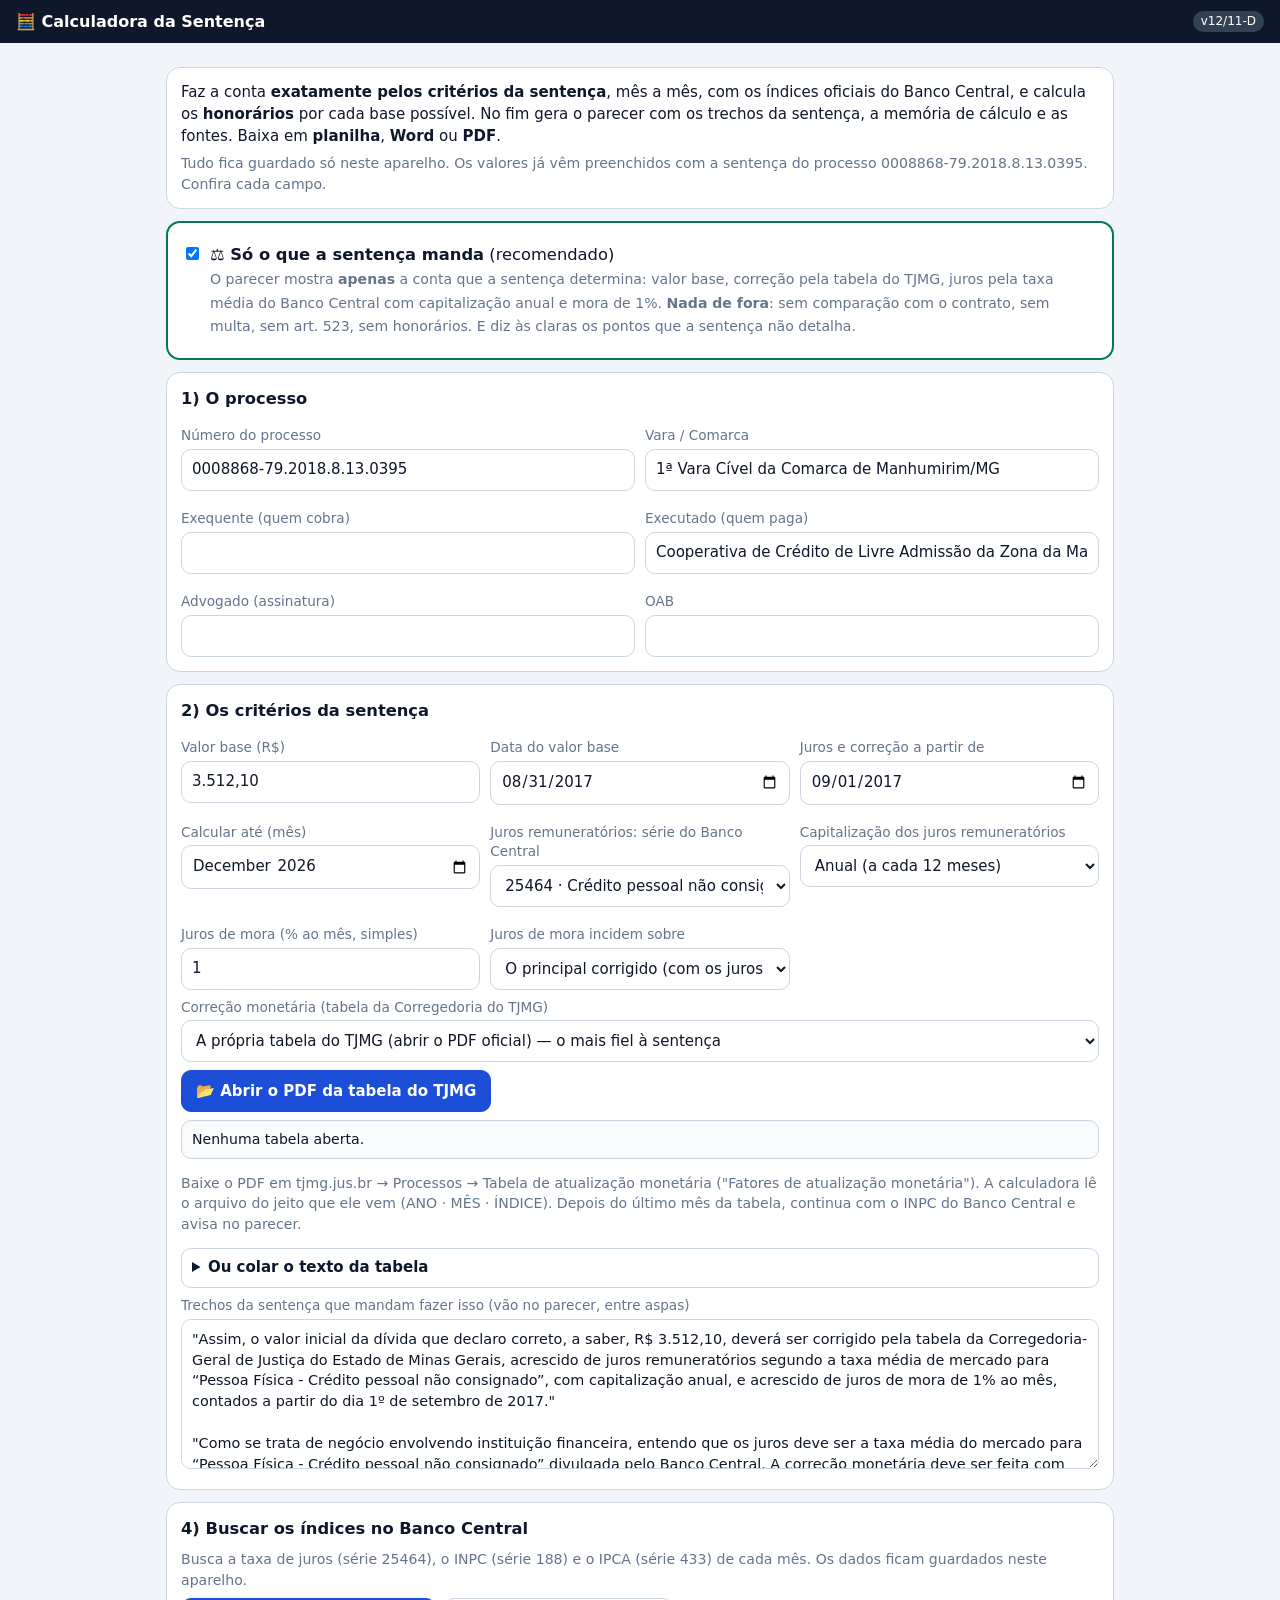
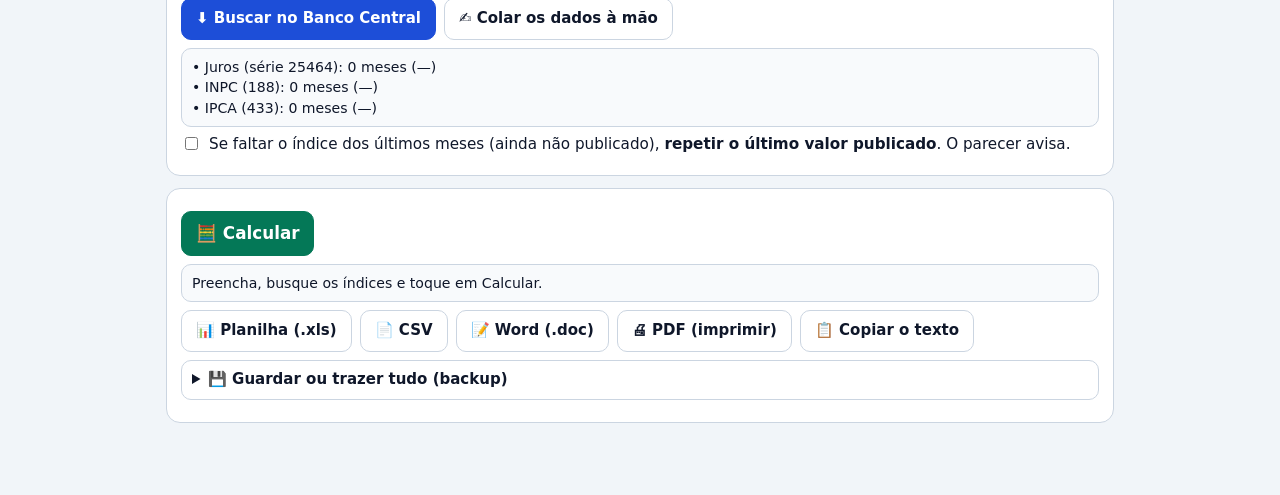
<file: app/ferramentas/calculadora-sentenca.html>
<!doctype html>
<html lang="pt-BR">
<head>
<meta charset="utf-8">
<meta name="viewport" content="width=device-width,initial-scale=1">
<title>Calculadora da Sentença</title>
<style>
:root{--bg:#f1f5f9;--card:#fff;--tx:#0f172a;--mu:#64748b;--li:#cbd5e1;--az:#1d4ed8;--ok:#047857;--er:#b91c1c;--am:#b45309}
*{box-sizing:border-box}
body{margin:0;background:var(--bg);color:var(--tx);font:15px/1.45 system-ui,-apple-system,Segoe UI,Roboto,Arial,sans-serif}
header{position:sticky;top:0;z-index:5;background:#0f172a;color:#fff;padding:10px 16px;display:flex;gap:10px;align-items:center}
header b{flex:1;font-size:1rem}
.chip{font-size:.75rem;background:#334155;border-radius:99px;padding:2px 8px}
main{max-width:980px;margin:0 auto;padding:12px 16px 60px}
.card{background:var(--card);border:1px solid var(--li);border-radius:14px;padding:14px;margin:12px 0}
.card h2{font-size:1.02rem;margin:0 0 8px}
.mu{color:var(--mu);font-size:.88rem}
label{display:block;font-size:.85rem;color:var(--mu);margin:8px 0 3px}
input,select,textarea{width:100%;font:inherit;color:var(--tx);background:#fff;border:1px solid var(--li);border-radius:10px;padding:9px 10px;min-height:42px}
textarea{min-height:110px;font-size:.9rem}
.g2{display:grid;grid-template-columns:1fr 1fr;gap:10px}
.g3{display:grid;grid-template-columns:1fr 1fr 1fr;gap:10px}
@media(max-width:640px){.g2,.g3{grid-template-columns:1fr}}
.btn{font:inherit;font-weight:600;border:1px solid var(--li);background:#fff;color:var(--tx);border-radius:10px;padding:9px 14px;min-height:42px;cursor:pointer}
.btn.p{background:var(--az);border-color:var(--az);color:#fff}
.btn.g{background:var(--ok);border-color:var(--ok);color:#fff}
.linha{display:flex;gap:8px;flex-wrap:wrap;align-items:center;margin:8px 0}
.st{white-space:pre-wrap;font-size:.88rem;background:#f8fafc;border:1px solid var(--li);border-radius:10px;padding:8px 10px;margin-top:8px}
.st.erro{border-color:var(--er);color:var(--er)} .st.ok{border-color:var(--ok);color:var(--ok)}
.rad{display:flex;gap:8px;align-items:flex-start;margin:6px 0;font-size:.95rem;color:var(--tx)}
.rad input{width:auto;min-height:auto;margin-top:4px}
details{border:1px solid var(--li);border-radius:10px;padding:8px 10px;margin:8px 0}
summary{cursor:pointer;font-weight:600}
/* parecer */
.papel{background:#fff;border:1px solid var(--li);border-radius:12px;padding:22px 26px;font-family:'Times New Roman',Georgia,serif;font-size:14px;line-height:1.55;color:#111}
.papel h1{font-size:17px;text-align:center;margin:0 0 4px;text-transform:uppercase;letter-spacing:.5px}
.papel .sub{text-align:center;color:#444;font-size:13px;margin-bottom:14px}
.papel h3{font-size:14.5px;border-bottom:2px solid #111;padding-bottom:3px;margin:18px 0 8px;text-transform:uppercase}
.papel blockquote{margin:8px 0;padding:8px 12px;background:#fffbea;border-left:4px solid #b45309;font-style:italic}
.papel table{border-collapse:collapse;width:100%;font-family:ui-monospace,Menlo,monospace;font-size:11px;margin:8px 0}
.papel th,.papel td{border:1px solid #cbd5e1;padding:3px 5px;text-align:right}
.papel th{background:#f1f5f9;text-align:center;font-size:10px}
.papel td:first-child{text-align:center}
.papel tr.cap{background:#dbeafe}
.papel .res{width:100%;border-collapse:collapse;font-family:inherit;font-size:14px}
.papel .res td{text-align:left;font-family:inherit;font-size:14px;padding:6px 8px}
.papel .res td.v{text-align:right;font-weight:700;white-space:nowrap}
.papel .res tr.pedido{background:#ecfdf5;font-weight:700}
.papel .aviso{color:#92400e;background:#fffbeb;border:1px solid #fcd34d;padding:6px 10px;border-radius:8px;font-family:system-ui;font-size:12px}
.papel .ass{text-align:center;margin-top:34px}
.papel .ass div{border-top:1px solid #111;width:280px;margin:0 auto 4px}
.tabw{overflow-x:auto}
@media print{header,.nao-imprimir{display:none!important}body{background:#fff}main{padding:0;max-width:none}.papel{border:0;padding:0}.card{border:0;margin:0;padding:0}}
</style>
</head>
<body>
<header><b>🧮 Calculadora da Sentença</b><span class="chip">v12/11-D</span></header>
<main>

<div class="card nao-imprimir">
  <p style="margin:0">Faz a conta <b>exatamente pelos critérios da sentença</b>, mês a mês, com os índices oficiais do Banco Central, e calcula os <b>honorários</b> por cada base possível. No fim gera o parecer com os trechos da sentença, a memória de cálculo e as fontes. Baixa em <b>planilha</b>, <b>Word</b> ou <b>PDF</b>.</p>
  <p class="mu" style="margin:6px 0 0">Tudo fica guardado só neste aparelho. Os valores já vêm preenchidos com a sentença do processo 0008868-79.2018.8.13.0395. Confira cada campo.</p>
</div>

<div class="card nao-imprimir" style="border:2px solid var(--ok)">
  <label class="rad" style="font-size:1.02rem"><input type="checkbox" id="estrito" style="width:auto;min-height:auto"> <span><b>⚖️ Só o que a sentença manda</b> (recomendado)<br><span class="mu">O parecer mostra <b>apenas</b> a conta que a sentença determina: valor base, correção pela tabela do TJMG, juros pela taxa média do Banco Central com capitalização anual e mora de 1%. <b>Nada de fora</b>: sem comparação com o contrato, sem multa, sem art. 523, sem honorários. E diz às claras os pontos que a sentença não detalha.</span></span></label>
</div>

<div class="card nao-imprimir">
  <h2>1) O processo</h2>
  <div class="g2">
    <div><label>Número do processo</label><input id="processo"></div>
    <div><label>Vara / Comarca</label><input id="vara"></div>
    <div><label>Exequente (quem cobra)</label><input id="exequente"></div>
    <div><label>Executado (quem paga)</label><input id="executado"></div>
    <div><label>Advogado (assinatura)</label><input id="advogado"></div>
    <div><label>OAB</label><input id="oab"></div>
  </div>
</div>

<div class="card nao-imprimir">
  <h2>2) Os critérios da sentença</h2>
  <div class="g3">
    <div><label>Valor base (R$)</label><input id="valorBase" inputmode="decimal"></div>
    <div><label>Data do valor base</label><input id="dataBase" type="date"></div>
    <div><label>Juros e correção a partir de</label><input id="inicio" type="date"></div>
    <div><label>Calcular até (mês)</label><input id="fim" type="month"></div>
    <div><label>Juros remuneratórios: série do Banco Central</label>
      <select id="serieJuros">
        <option value="25464">25464 · Crédito pessoal não consignado (PF) · % ao mês</option>
        <option value="outra">Outra série (digitar o código)…</option>
      </select></div>
    <div id="caixaOutra" hidden><label>Código da série SGS (tem que ser % ao mês)</label><input id="serieOutra" inputmode="numeric"></div>
    <div><label>Capitalização dos juros remuneratórios</label>
      <select id="capitalizacao"><option value="anual">Anual (a cada 12 meses)</option><option value="mensal">Mensal</option><option value="nenhuma">Nenhuma (juros simples)</option></select></div>
    <div><label>Juros de mora (% ao mês, simples)</label><input id="mora" inputmode="decimal"></div>
    <div><label>Juros de mora incidem sobre</label>
      <select id="moraBase"><option value="saldo">O principal corrigido (com os juros já capitalizados)</option><option value="base">Só o valor base corrigido</option></select></div>
  </div>
  <label>Correção monetária (tabela da Corregedoria do TJMG)</label>
  <select id="correcao">
    <option value="fatores">A própria tabela do TJMG (abrir o PDF oficial) — o mais fiel à sentença</option>
    <option value="indices">O índice da tabela do TJMG (INPC), buscado no Banco Central</option>
    <option value="nenhuma">Sem correção</option>
  </select>
  <div id="caixaPos2024"><label>A partir de 09/2024</label>
    <select id="pos2024"><option value="inpc">Continuar com o INPC (é o que a tabela da Corregedoria do TJMG usa)</option><option value="ipca">Trocar para o IPCA (regra geral da Lei 14.905/2024, quando a decisão não fixou índice)</option></select></div>
  <div id="caixaFatores" hidden>
    <div class="linha"><button class="btn p" id="btPdfTJMG">📂 Abrir o PDF da tabela do TJMG</button><input type="file" id="arqTJMG" accept=".pdf,.txt,.csv,application/pdf,text/*" hidden></div>
    <div class="st" id="stTJMG">Nenhuma tabela aberta.</div>
    <p class="mu">Baixe o PDF em tjmg.jus.br → Processos → Tabela de atualização monetária ("Fatores de atualização monetária"). A calculadora lê o arquivo do jeito que ele vem (ANO · MÊS · ÍNDICE). Depois do último mês da tabela, continua com o INPC do Banco Central e avisa no parecer.</p>
    <details><summary>Ou colar o texto da tabela</summary><textarea id="fatoresTJMG" placeholder="2017 Setembro 1,527483&#10;2017 Outubro 1,5277882"></textarea></details>
  </div>
  <label>Trechos da sentença que mandam fazer isso (vão no parecer, entre aspas)</label>
  <textarea id="trechos" style="min-height:150px"></textarea>
</div>

<div class="card nao-imprimir" id="cartaoHon">
  <h2>3) Os honorários</h2>
  <div class="g3">
    <div><label>Percentual (%)</label><input id="pctHon" inputmode="decimal"></div>
    <div><label>Valor da causa (R$)</label><input id="valorCausa" inputmode="decimal"></div>
    <div><label>Data do ajuizamento</label><input id="ajuizamento" type="date"></div>
    <div><label>Honorários fixos da sentença (R$)</label><input id="honFixo" inputmode="decimal"></div>
    <div><label>Data em que foram fixados</label><input id="honFixoData" type="date"></div>
    <div><label>Trânsito em julgado (juros de mora desde)</label><input id="transito" type="date"></div>
    <div><label>Juros de mora sobre os honorários (% ao mês)</label><input id="moraHon" inputmode="decimal"></div>
  </div>
  <label>Qual base é o seu pedido principal?</label>
  <label class="rad"><input type="radio" name="base" value="causa"> <span><b>Valor atualizado da causa</b>: o valor da causa corrigido desde o ajuizamento (Súmula 14 do STJ)</span></label>
  <label class="rad"><input type="radio" name="base" value="divida"> <span><b>Valor da dívida atualizado pelos critérios da sentença</b></span></label>
  <label class="rad"><input type="radio" name="base" value="proveito"> <span><b>Proveito econômico</b>: a diferença entre a cobrança pelo contrato e o valor pela sentença</span></label>
  <label class="rad"><input type="radio" name="base" value="fixo"> <span><b>Valor fixo da sentença</b>, corrigido</span></label>
  <p class="mu">O parecer mostra <b>todas</b> as bases lado a lado e marca a que você escolher como pedido. Assim tudo fica às claras.</p>
  <details><summary>Cobrança pelo contrato (para o proveito econômico)</summary>
    <div class="g3">
      <div><label>Juros do contrato (% ao mês)</label><input id="jurosContrato" inputmode="decimal"></div>
      <div><label>Mora do contrato (% ao mês)</label><input id="moraContrato" inputmode="decimal"></div>
      <div><label>Multa do contrato (%)</label><input id="multaContrato" inputmode="decimal"></div>
    </div>
    <p class="mu">É a conta "como o banco cobraria": juros + mora capitalizados todo mês, desde a mesma data de início.</p>
  </details>
  <label class="rad"><input type="checkbox" id="art523" style="width:auto;min-height:auto"> <span>Somar a multa de 10% e os honorários de 10% do <b>art. 523, § 1º, do CPC</b> (só se o devedor já foi intimado e não pagou em 15 dias)</span></label>
  <label>Fundamentação dos honorários (vai no parecer; escreva do seu jeito)</label>
  <textarea id="fundHon"></textarea>
</div>

<div class="card nao-imprimir">
  <h2>4) Buscar os índices no Banco Central</h2>
  <p class="mu" style="margin:0 0 6px">Busca a taxa de juros (série 25464), o INPC (série 188) e o IPCA (série 433) de cada mês. Os dados ficam guardados neste aparelho.</p>
  <div class="linha"><button class="btn p" id="btBuscar">⬇ Buscar no Banco Central</button><button class="btn" id="btColar">✍ Colar os dados à mão</button></div>
  <div class="st" id="stDados">Nenhum dado ainda.</div>
  <div id="caixaColar" hidden>
    <p class="mu">Se a busca não funcionar: no site do Banco Central (www3.bcb.gov.br/sgspub), consulte a série, copie a tabela e cole aqui. Cada linha precisa ter <b>a data</b> (dd/mm/aaaa ou mm/aaaa) e <b>o valor</b>.</p>
    <label>Série</label><select id="colarQual"><option value="juros">Juros (25464 ou a outra série escolhida)</option><option value="188">INPC (188)</option><option value="433">IPCA (433)</option></select>
    <textarea id="colarTexto" placeholder="01/09/2017;6,58&#10;01/10/2017;6,61"></textarea>
    <div class="linha"><button class="btn" id="btColarOk">Guardar estes dados</button><button class="btn" id="btCsvBCB">📂 Abrir o arquivo baixado do Banco Central (.csv)</button><input type="file" id="arqCsv" accept=".csv,.txt,text/*" hidden></div>
  </div>
  <label class="rad"><input type="checkbox" id="repetirUltimo" style="width:auto;min-height:auto"> <span>Se faltar o índice dos últimos meses (ainda não publicado), <b>repetir o último valor publicado</b>. O parecer avisa.</span></label>
</div>

<div class="card nao-imprimir">
  <div class="linha"><button class="btn g" id="btCalcular" style="font-size:1.05rem">🧮 Calcular</button></div>
  <div class="st" id="stCalc">Preencha, busque os índices e toque em Calcular.</div>
  <div class="linha" id="exportar" hidden>
    <button class="btn" id="btXls">📊 Planilha (.xls)</button>
    <button class="btn" id="btCsv">📄 CSV</button>
    <button class="btn" id="btDoc">📝 Word (.doc)</button>
    <button class="btn" id="btPdf">🖨 PDF (imprimir)</button>
    <button class="btn" id="btCopiar">📋 Copiar o texto</button>
  </div>
  <details><summary>💾 Guardar ou trazer tudo (backup)</summary>
    <div class="linha"><button class="btn" id="btBackup">⤓ Baixar backup (.json)</button><button class="btn" id="btRestaurar">⤒ Abrir backup</button><input type="file" id="arqBackup" accept=".json" hidden></div>
  </details>
</div>

<div id="parecer"></div>
</main>

<script>
'use strict';
const $ = (id) => document.getElementById(id);
const CHAVE = 'calc-sentenca:v1';
const SENTENCA_TRECHOS = '"Assim, o valor inicial da dívida que declaro correto, a saber, R$ 3.512,10, deverá ser corrigido pela tabela da Corregedoria-Geral de Justiça do Estado de Minas Gerais, acrescido de juros remuneratórios segundo a taxa média de mercado para “Pessoa Física - Crédito pessoal não consignado”, com capitalização anual, e acrescido de juros de mora de 1% ao mês, contados a partir do dia 1º de setembro de 2017."\n\n"Como se trata de negócio envolvendo instituição financeira, entendo que os juros deve ser a taxa média do mercado para “Pessoa Física - Crédito pessoal não consignado” divulgada pelo Banco Central. A correção monetária deve ser feita com aplicação da tabela da Corregedoria-Geral de Justiça do Estado de Minas Gerais."\n\n"Por isso, a capitalização dos juros deverá ser feita anualmente."';
const PADRAO = {
  processo: '0008868-79.2018.8.13.0395', vara: '1ª Vara Cível da Comarca de Manhumirim/MG', exequente: '', executado: 'Cooperativa de Crédito de Livre Admissão da Zona da Mata de Minas Ltda. – SICOOB CREDILIVRE',
  advogado: '', oab: '', valorBase: '3.512,10', dataBase: '2017-08-31', inicio: '2017-09-01', fim: '',
  serieJuros: '25464', serieOutra: '', capitalizacao: 'anual', mora: '1', moraBase: 'saldo', correcao: 'fatores', pos2024: 'inpc', fatoresTJMG: '',
  trechos: SENTENCA_TRECHOS, pctHon: '10', valorCausa: '6.814,41', ajuizamento: '', honFixo: '1.800,00', honFixoData: '2021-07-26', transito: '', moraHon: '1',
  base: 'causa', jurosContrato: '9', moraContrato: '1', multaContrato: '2', art523: false, repetirUltimo: false, estrito: true,
  fundHon: 'Os honorários advocatícios foram fixados pelo e. Tribunal de Justiça sobre o valor atualizado da causa (art. 85, § 2º, do CPC), por decisão transitada em julgado. Os honorários pertencem ao advogado e têm natureza alimentar (art. 85, § 14, do CPC), e o acordo feito pela parte sem a concordância do advogado não os prejudica (art. 24, § 4º, da Lei 8.906/94).\n\nPara total transparência, o exequente apresenta o cálculo por todas as bases possíveis, com a memória mês a mês e as fontes oficiais de cada índice, e requer, desde já, a conferência pela contadoria do juízo (art. 524, § 2º, do CPC).'
};
const CAMPOS = Object.keys(PADRAO).filter((k) => !['base', 'art523', 'repetirUltimo', 'estrito'].includes(k));
let DADOS = { juros: {}, 188: {}, 433: {}, tjmg: {}, serieJuros: '25464' };
let RES = null;

// ---------- números e datas ----------
const num = (s) => { s = String(s == null ? '' : s).trim().replace(/[^\d,.\-]/g, ''); if (!s) return 0; if (s.includes(',')) s = s.replace(/\./g, '').replace(',', '.'); const n = Number(s); return Number.isFinite(n) ? n : 0; };
const brl = (n) => (Number(n) || 0).toLocaleString('pt-BR', { style: 'currency', currency: 'BRL' });
const pct = (n, c) => (Number(n) || 0).toLocaleString('pt-BR', { minimumFractionDigits: c == null ? 4 : c, maximumFractionDigits: c == null ? 4 : c }) + '%';
const ymDe = (iso) => iso ? iso.slice(0, 7) : '';
const ymMais = (ym, k) => { const [a, m] = ym.split('-').map(Number); const d = new Date(a, m - 1 + k, 1); return d.getFullYear() + '-' + String(d.getMonth() + 1).padStart(2, '0'); };
const ymLista = (de, ate) => { const out = []; let y = de; while (y <= ate && out.length < 1200) { out.push(y); y = ymMais(y, 1); } return out; };
const ymBR = (ym) => ym.slice(5) + '/' + ym.slice(0, 4);
const dataBR = (iso) => iso ? iso.split('-').reverse().join('/') : '—';
const mesesEntre = (de, ate) => { if (!de || !ate) return 0; const [a1, m1] = de.split('-').map(Number), [a2, m2] = ate.split('-').map(Number); return (a2 - a1) * 12 + (m2 - m1); };
const esc = (s) => String(s == null ? '' : s).replace(/[&<>"]/g, (c) => ({ '&': '&amp;', '<': '&lt;', '>': '&gt;', '"': '&quot;' }[c]));

// ---------- guardar ----------
function lerTela() {
  const o = {}; CAMPOS.forEach((k) => { o[k] = $(k).value; });
  o.base = (document.querySelector('input[name=base]:checked') || {}).value || 'causa';
  o.art523 = $('art523').checked; o.estrito = $('estrito').checked; o.repetirUltimo = $('repetirUltimo').checked; return o;
}
function porNaTela(o) {
  CAMPOS.forEach((k) => { if (o[k] != null) $(k).value = o[k]; });
  const r = document.querySelector('input[name=base][value="' + (o.base || 'causa') + '"]'); if (r) r.checked = true;
  $('art523').checked = !!o.art523; $('estrito').checked = o.estrito !== false; $('repetirUltimo').checked = !!o.repetirUltimo; mostrarCaixas();
}
function salvar() { try { localStorage.setItem(CHAVE, JSON.stringify({ campos: lerTela(), dados: DADOS })); } catch (e) {} }
function carregar() {
  let s = null; try { s = JSON.parse(localStorage.getItem(CHAVE) || 'null'); } catch (e) {}
  const c = Object.assign({}, PADRAO, s && s.campos);
  if (!c.fim) { const h = new Date(); c.fim = h.getFullYear() + '-' + String(h.getMonth() + 1).padStart(2, '0'); }
  porNaTela(c); if (s && s.dados) DADOS = Object.assign(DADOS, s.dados); pintarDados();
}
function mostrarCaixas() {
  $('cartaoHon').hidden = $('estrito').checked;
  $('caixaOutra').hidden = $('serieJuros').value !== 'outra';
  $('caixaFatores').hidden = $('correcao').value !== 'fatores';
  $('caixaPos2024').hidden = $('correcao').value !== 'indices';
}
const codigoJuros = () => $('serieJuros').value === 'outra' ? ($('serieOutra').value || '').trim() : $('serieJuros').value;

// ---------- dados do Banco Central ----------
function pintarDados(msg, tipo) {
  const n = (o) => Object.keys(o || {}).length;
  const fx = (o) => { const k = Object.keys(o || {}).sort(); return k.length ? ymBR(k[0]) + ' a ' + ymBR(k[k.length - 1]) : '—'; };
  $('stDados').className = 'st' + (tipo ? ' ' + tipo : '');
  $('stDados').textContent = (msg ? msg + '\n\n' : '') +
    '• Juros (série ' + (DADOS.serieJuros || codigoJuros()) + '): ' + n(DADOS.juros) + ' meses (' + fx(DADOS.juros) + ')\n' +
    '• INPC (188): ' + n(DADOS[188]) + ' meses (' + fx(DADOS[188]) + ')\n' +
    '• IPCA (433): ' + n(DADOS[433]) + ' meses (' + fx(DADOS[433]) + ')';
}
function periodo() {
  const c = lerTela();
  const datas = [c.inicio, c.ajuizamento, c.honFixoData].filter(Boolean).map(ymDe).sort();
  return { de: ymMais(datas[0] || ymDe(c.inicio), -1), ate: c.fim };
}
async function buscarSerie(cod, de, ate) {
  const url = 'https://api.bcb.gov.br/dados/serie/bcdata.sgs.' + encodeURIComponent(cod) + '/dados?formato=json&dataInicial=01/' + de.slice(5) + '/' + de.slice(0, 4) + '&dataFinal=28/' + ate.slice(5) + '/' + ate.slice(0, 4);
  const r = await fetch(url); if (!r.ok) throw new Error('série ' + cod + ': o Banco Central respondeu ' + r.status);
  const j = await r.json(); if (!Array.isArray(j)) throw new Error('série ' + cod + ': resposta estranha');
  const o = {}; j.forEach((x) => { const p = String(x.data).split('/'); if (p.length === 3) o[p[2] + '-' + p[1]] = Number(String(x.valor).replace(',', '.')); });
  return o;
}
async function buscar() {
  const cod = codigoJuros(); if (!cod) return pintarDados('⚠ Escolha a série de juros.', 'erro');
  const { de, ate } = periodo(); $('btBuscar').disabled = true; pintarDados('⏳ Buscando no Banco Central…');
  const erros = [];
  for (const [chave, c] of [['juros', cod], ['188', '188'], ['433', '433']]) {
    try { const o = await buscarSerie(c, de, ate); DADOS[chave] = Object.assign(chave === 'juros' && DADOS.serieJuros !== cod ? {} : DADOS[chave] || {}, o); if (chave === 'juros') DADOS.serieJuros = cod; }
    catch (e) { erros.push(e.message === 'Failed to fetch' || /NetworkError|Load failed/.test(e.message) ? 'série ' + c + ': sem conexão com o Banco Central (internet, ou o navegador bloqueou)' : e.message); }
  }
  $('btBuscar').disabled = false; salvar();
  if (erros.length) pintarDados('⚠ Não consegui tudo:\n' + erros.join('\n') + '\n\nSe continuar, use "✍ Colar os dados à mão".', 'erro');
  else pintarDados('✅ Índices atualizados.', 'ok');
}
function colarDados() {
  const qual = $('colarQual').value, t = $('colarTexto').value; const o = {};
  t.split(/\r?\n/).forEach((l) => {
    const d = l.match(/(\d{2})\/(\d{2})\/(\d{4})|(\d{2})\/(\d{4})/); if (!d) return;
    const ym = d[1] ? d[3] + '-' + d[2] : d[5] + '-' + d[4];
    const resto = l.slice(d.index + d[0].length); const v = resto.match(/-?\d+(?:[.,]\d+)?/); if (!v) return;
    o[ym] = Number(v[0].replace(',', '.'));
  });
  const n = Object.keys(o).length; if (!n) return pintarDados('⚠ Não achei linhas com data e valor.', 'erro');
  if (qual === 'juros') { if (DADOS.serieJuros !== codigoJuros()) DADOS.juros = {}; DADOS.serieJuros = codigoJuros(); }
  DADOS[qual] = Object.assign(DADOS[qual] || {}, o); salvar(); pintarDados('✅ Guardei ' + n + ' meses.', 'ok');
}
const MESES = { janeiro: 1, fevereiro: 2, marco: 3, abril: 4, maio: 5, junho: 6, julho: 7, agosto: 8, setembro: 9, outubro: 10, novembro: 11, dezembro: 12 };
const semAcento = (t) => t.normalize('NFD').replace(/[̀-ͯ]/g, '').toLowerCase();
// lê a tabela do TJMG de qualquer jeito que o texto venha:
//  linha a linha ("2017 Setembro 1,527483"), com o ano só uma vez por grupo,
//  em colunas separadas (todos os anos, depois todos os meses, depois os fatores),
//  "09/2017 1,527483", "01/09/2017;1,527483" ou "2017  f1 f2 … f12"
const RE_MES = '(janeiro|fevereiro|marco|abril|maio|junho|julho|agosto|setembro|outubro|novembro|dezembro|jan|fev|mar|abr|mai|jun|jul|ago|set|out|nov|dez)';
const MES_N = (m) => ({ jan: 1, fev: 2, mar: 3, abr: 4, mai: 5, jun: 6, jul: 7, ago: 8, set: 9, out: 10, nov: 11, dez: 12 })[m.slice(0, 3)];
function lerFatoresTJMG(raw) {
  const txt = semAcento(String(raw || '').replace(/ /g, ' '));
  const chave = (a, m) => a + '-' + String(m).padStart(2, '0');
  const tentativas = [];
  // A) em ordem, lembrando o último ano visto (serve para "ANO MÊS ÍNDICE" e para o ano uma vez só por grupo)
  { const F = {}; const toks = txt.match(new RegExp('\\b(?:19|20)\\d{2}\\b(?![.,]\\d)|\\b' + RE_MES + '\\b|\\d+,\\d+|\\d+\\.\\d{3,}', 'g')) || [];
    let ano = null, mes = null;
    toks.forEach((t) => { if (/^(19|20)\d{2}$/.test(t)) { ano = t; return; } if (/^[a-z]/.test(t)) { mes = MES_N(t); return; } if (ano && mes) { F[chave(ano, mes)] = num(t); mes = null; } });
    tentativas.push(F); }
  // B) em colunas: por página (ou pelo texto todo), anos, meses e fatores em listas separadas, casados na ordem
  { const F = {};
    txt.split('\f').forEach((pg) => {
      const anos = pg.match(/\b(?:19|20)\d{2}\b(?![.,]\d)/g) || [], meses = (pg.match(new RegExp('\\b' + RE_MES + '\\b', 'g')) || []).map(MES_N), vals = (pg.match(/\d+,\d+/g) || []).map(num);
      if (!meses.length || meses.length !== vals.length) return;
      let k = 0, ano = +anos[0];
      meses.forEach((m, i) => { if (anos.length === meses.length) ano = +anos[i]; else if (i > 0 && m < meses[i - 1]) ano++; F[chave(ano, m)] = vals[i]; k++; });
    });
    tentativas.push(F); }
  // C) "09/2017 1,527" ou "01/09/2017;1,527" · D) ano e os 12 fatores numa linha
  { const F = {};
    txt.split(/\r?\n/).forEach((l) => {
      let d = l.match(/\b(?:\d{2}\/)?(\d{2})\/((?:19|20)\d{2})\b\D+(\d+[.,]\d+)/);
      if (d) { F[chave(d[2], +d[1])] = num(d[3]); return; }
      const ano = l.match(/\b(19|20)\d{2}\b/); if (!ano) return;
      const ns = (l.slice(ano.index + 4).match(/\d+[.,]\d+/g) || []).map((x) => num(x)).filter((x) => x > 0);
      if (ns.length >= 12) ns.slice(0, 12).forEach((v, k) => { F[chave(ano[0], k + 1)] = v; });
    });
    tentativas.push(F); }
  return tentativas.sort((a, b) => Object.keys(b).length - Object.keys(a).length)[0];
}
function pintarTJMG(msg, tipo) {
  const k = Object.keys(DADOS.tjmg || {}).sort();
  $('stTJMG').className = 'st' + (tipo ? ' ' + tipo : (k.length ? ' ok' : ''));
  $('stTJMG').textContent = (msg ? msg + '\n' : '') + (k.length ? '✅ Tabela do TJMG: ' + k.length + ' meses, de ' + ymBR(k[0]) + ' a ' + ymBR(k[k.length - 1]) + ' (último fator: ' + String(DADOS.tjmg[k[k.length - 1]]).replace('.', ',') + ').' : 'Nenhuma tabela aberta.');
}
// lê o texto de um PDF (o leitor pdf.js é baixado só quando precisa)
async function textoDoPdf(arq) {
  if (!window.pdfjsLib) await new Promise((ok, erro) => { const s = document.createElement('script'); s.src = 'https://cdnjs.cloudflare.com/ajax/libs/pdf.js/3.11.174/pdf.min.js'; s.onload = ok; s.onerror = () => erro(new Error('não consegui baixar o leitor de PDF (precisa de internet na primeira vez)')); document.head.appendChild(s); });
  pdfjsLib.GlobalWorkerOptions.workerSrc = 'https://cdnjs.cloudflare.com/ajax/libs/pdf.js/3.11.174/pdf.worker.min.js';
  const pdf = await pdfjsLib.getDocument({ data: new Uint8Array(await arq.arrayBuffer()) }).promise; let out = '';
  for (let p = 1; p <= pdf.numPages; p++) {
    const c = await (await pdf.getPage(p)).getTextContent();
    const its = c.items.filter((it) => String(it.str).trim()).map((it) => ({ x: it.transform[4], y: it.transform[5], s: it.str })).sort((a, b) => b.y - a.y);
    const linhas = []; its.forEach((it) => { const l = linhas[linhas.length - 1]; if (l && Math.abs(l.y - it.y) <= 3) l.its.push(it); else linhas.push({ y: it.y, its: [it] }); });
    out += linhas.map((l) => l.its.sort((a, b) => a.x - b.x).map((x) => x.s).join(' ')).join('\n') + '\n\f';
    if (p % 10 === 0) pintarTJMG('⏳ Lendo o PDF… página ' + p + ' de ' + pdf.numPages);
  }
  return out;
}
async function abrirTabelaTJMG(arq) {
  try {
    pintarTJMG('⏳ Lendo ' + arq.name + '…');
    const t = /\.pdf$/i.test(arq.name) || arq.type === 'application/pdf' ? await textoDoPdf(arq) : await arq.text();
    const F = lerFatoresTJMG(t); const n = Object.keys(F).length;
    if (n < 12) throw new Error('não achei a tabela neste arquivo (li ' + n + ' meses). Confira se é o PDF "Fatores de atualização monetária" do TJMG.');
    DADOS.tjmg = F; $('correcao').value = 'fatores'; mostrarCaixas(); salvar(); pintarTJMG('', 'ok');
  } catch (e) { pintarTJMG('⚠ ' + e.message, 'erro'); }
}

// ---------- o cálculo ----------
function calcular() {
  const c = lerTela(); salvar();
  const V0 = num(c.valorBase), mora = num(c.mora) / 100, ini = ymDe(c.inicio), fim = c.fim;
  if (!V0 || !ini || !fim || fim < ini) throw new Error('Confira o valor base, a data de início e o "calcular até".');
  const cod = codigoJuros(); if (DADOS.serieJuros !== cod) throw new Error('Os juros guardados são de outra série. Toque em "Buscar no Banco Central" de novo.');
  const avisos = [];
  // a taxa de um mês (com "repetir o último" se faltar no fim)
  const ultimoAte = (o, ym) => { const ks = Object.keys(o || {}).filter((k) => k <= ym).sort(); return ks.length ? o[ks[ks.length - 1]] : null; };
  const faltam = { juros: [], ind: [] };
  const taxa = (o, ym, rot) => { if (o && o[ym] != null) return o[ym]; if (c.repetirUltimo) { const u = ultimoAte(o, ym); if (u != null) { avisos.push(rot + ' de ' + ymBR(ym) + ' ainda não publicado: usado o último valor (' + pct(u) + ').'); return u; } } (rot === 'Juros' ? faltam.juros : faltam.ind).push(ymBR(ym) + ' (' + rot + ')'); return 0; };
  // correção do mês (em fração)
  let F = null, fimTab = '';
  if (c.correcao === 'fatores') {
    F = Object.assign({}, DADOS.tjmg || {}, c.fatoresTJMG.trim() ? lerFatoresTJMG(c.fatoresTJMG) : {});
    const ks = Object.keys(F).sort(); if (!ks.length) throw new Error('Abra o PDF da tabela do TJMG (📂) ou cole o texto dela.');
    fimTab = ks[ks.length - 1];
  }
  const corr = (ym) => {
    if (c.correcao === 'nenhuma') return 0;
    if (c.correcao === 'fatores') {
      const a = F[ymMais(ym, -1)], b = F[ym]; if (a && b) return a / b - 1;
      if (ym > fimTab) { avisos.push('A tabela do TJMG aberta vai até ' + ymBR(fimTab) + '; depois disso foi usado o INPC do Banco Central (o mesmo índice da tabela).'); return taxa(DADOS[188], ym, 'INPC') / 100; }
      faltam.ind.push(ymBR(ym) + ' (fator TJMG)'); return 0;
    }
    const usaIpca = ym >= '2024-09' && c.pos2024 === 'ipca';
    return taxa(DADOS[usaIpca ? 433 : 188], ym, usaIpca ? 'IPCA' : 'INPC') / 100;
  };
  const indiceDe = (ym) => c.correcao === 'nenhuma' ? 'sem correção' : c.correcao === 'fatores' ? (ym > fimTab ? 'INPC (após a tabela)' : 'Tabela TJMG') : (ym >= '2024-09' && c.pos2024 === 'ipca' ? 'IPCA' : 'INPC');
  // 1) a dívida pelos critérios da sentença
  const meses = ymLista(ini, fim), linhas = [];
  let P = V0, J = 0, M = 0, B = V0, S = V0;
  const jc = num(c.jurosContrato) / 100, mc = num(c.moraContrato) / 100;
  meses.forEach((ym, i) => {
    const k = corr(ym); P *= 1 + k; J *= 1 + k; M *= 1 + k; B *= 1 + k;
    const r = taxa(DADOS.juros, ym, 'Juros') / 100;
    const jurosMes = P * r; J += jurosMes;
    const moraMes = (c.moraBase === 'base' ? B : P) * mora; M += moraMes;
    let cap = false;
    if (c.capitalizacao === 'mensal' || (c.capitalizacao === 'anual' && (i + 1) % 12 === 0)) { P += J; J = 0; cap = true; }
    S *= 1 + jc + mc; // como o contrato cobraria
    linhas.push({ ym, indice: indiceDe(ym), k, r, jurosMes, moraMes, P, J, M, saldo: P + J + M, cap, S });
  });
  if (faltam.juros.length || faltam.ind.length) {
    const l = faltam.juros.concat(faltam.ind); throw new Error('Faltam índices de ' + l.length + ' mês(es): ' + l.slice(0, 8).join(', ') + (l.length > 8 ? '…' : '') + '\n\nToque em "Buscar no Banco Central". Se faltar só o fim (ainda não publicado), marque "repetir o último valor publicado".');
  }
  const ult = linhas[linhas.length - 1];
  const divida = ult.saldo, contrato = ult.S * (1 + num(c.multaContrato) / 100), proveito = Math.max(0, contrato - divida);
  // 2) honorários: corrigir um valor de uma data até o fim
  const corrigirDesde = (valor, iso) => { if (!iso) return valor; const de = ymDe(iso); let v = valor; ymLista(ymMais(de, 1), fim).forEach((ym) => { v *= 1 + corr(ym); }); return v; };
  const causaCorr = corrigirDesde(num(c.valorCausa), c.ajuizamento);
  const fixoCorr = corrigirDesde(num(c.honFixo), c.honFixoData);
  const p = num(c.pctHon) / 100, mh = num(c.moraHon) / 100;
  const mMora = c.transito ? Math.max(0, mesesEntre(ymDe(c.transito), fim)) : 0;
  const bases = [
    { id: 'causa', nome: 'Valor atualizado da causa (' + brl(num(c.valorCausa)) + ' corrigido desde ' + dataBR(c.ajuizamento) + ')', base: causaCorr, hon: causaCorr * p },
    { id: 'divida', nome: 'Valor da dívida atualizado pelos critérios da sentença', base: divida, hon: divida * p },
    { id: 'proveito', nome: 'Proveito econômico (cobrança pelo contrato − valor pela sentença)', base: proveito, hon: proveito * p },
    { id: 'fixo', nome: 'Valor fixo da sentença (' + brl(num(c.honFixo)) + ' de ' + dataBR(c.honFixoData) + ', corrigido)', base: null, hon: fixoCorr },
  ].map((b) => { const juros = b.hon * mh * mMora; let tot = b.hon + juros; const m523 = c.art523 ? tot * 0.2 : 0; return Object.assign(b, { juros, m523, total: tot + m523 }); });
  if (faltam.juros.length || faltam.ind.length) { const l = faltam.juros.concat(faltam.ind); throw new Error('Faltam índices para corrigir os honorários: ' + l.slice(0, 8).join(', ') + '. Busque de novo no Banco Central (o período agora inclui o ajuizamento).'); }
  if (!c.estrito && !c.ajuizamento) avisos.push('Sem data do ajuizamento: o valor da causa foi usado sem correção. Preencha a data para corrigir (Súmula 14 do STJ).');
  if (!c.estrito && !c.transito) avisos.push('Sem data do trânsito em julgado: os juros de mora sobre os honorários não foram calculados.');
  RES = { c, linhas, divida, contrato, proveito, bases, mMora, avisos: [...new Set(avisos)], cod, quando: new Date() };
  return RES;
}

// ---------- o parecer ----------
const FONTES = (cod) => [
  ['Juros remuneratórios: Banco Central do Brasil, SGS, série ' + cod + (cod === '25464' ? ' — "Taxa média mensal de juros das operações de crédito com recursos livres - Pessoas físicas - Crédito pessoal não consignado" (% a.m.)' : ''), 'https://dadosabertos.bcb.gov.br/dataset/' + cod],
  ['INPC: Banco Central do Brasil, SGS, série 188 (IBGE)', 'https://dadosabertos.bcb.gov.br/dataset/188-indice-nacional-de-precos-ao-consumidor'],
  ['IPCA: Banco Central do Brasil, SGS, série 433 (IBGE)', 'https://dadosabertos.bcb.gov.br/dataset/433-indice-nacional-de-precos-ao-consumidor-amplo-ipca'],
  ['Tabela de atualização monetária: Corregedoria-Geral de Justiça do TJMG', 'https://www.tjmg.jus.br/portal-tjmg/processos/tabela-de-atualizacao-monetaria/'],
  ['Consulta pública das séries: SGS do Banco Central', 'https://www3.bcb.gov.br/sgspub/'],
];
function htmlParecer(R) {
  const c = R.c, capTx = { anual: 'capitalização anual (a cada 12 meses)', mensal: 'capitalização mensal', nenhuma: 'sem capitalização' }[c.capitalizacao];
  const corTx = c.correcao === 'indices' ? 'pelo índice que compõe a tabela da Corregedoria-Geral de Justiça do TJMG, o INPC' + (c.pos2024 === 'ipca' ? ', até 08/2024, e pelo IPCA a partir de 09/2024 (Lei 14.905/2024)' : ', em todo o período') : c.correcao === 'fatores' ? 'pela própria tabela de fatores da Corregedoria-Geral de Justiça do TJMG (correção do mês = fator do mês anterior ÷ fator do mês, porque a tabela manda multiplicar o valor histórico pelo fator da data de origem)' : 'sem correção monetária';
  const ped = R.bases.find((b) => b.id === c.base) || R.bases[0];
  let h = '<div class="papel" id="papel">';
  h += '<h1>Memória de cálculo</h1><div class="sub">Processo nº ' + esc(c.processo) + (c.vara ? ' · ' + esc(c.vara) : '') + '<br>Cálculo até ' + ymBR(c.fim) + ' · gerado em ' + R.quando.toLocaleDateString('pt-BR') + '</div>';
  if (R.avisos.length) h += '<p class="aviso">⚠ ' + R.avisos.map(esc).join('<br>⚠ ') + '</p>';
  h += '<h3>I. O que a decisão transitada em julgado determina</h3>';
  c.trechos.split(/\n\s*\n/).filter((t) => t.trim()).forEach((t) => { h += '<blockquote>' + esc(t.trim()) + '</blockquote>'; });
  h += '<h3>II. Como o cálculo foi feito</h3><p>Valor base de <b>' + brl(num(c.valorBase)) + '</b> em ' + dataBR(c.dataBase) + ', atualizado mês a mês de ' + ymBR(ymDe(c.inicio)) + ' a ' + ymBR(c.fim) + ' (' + R.linhas.length + ' meses):</p><ol>' +
    '<li><b>Correção monetária</b> ' + corTx + '. Ela incide sobre o principal e sobre os juros já acumulados, para manter o valor do dinheiro.</li>' +
    '<li><b>Juros remuneratórios</b> pela taxa média de mercado de cada mês, da série ' + esc(R.cod) + ' do Banco Central, sobre o principal corrigido, com <b>' + capTx + '</b>. Os juros do ano são somados ao principal a cada 12 meses.</li>' +
    '<li><b>Juros de mora</b> de ' + pct(num(c.mora), 2) + ' ao mês, simples, sobre ' + (c.moraBase === 'base' ? 'o valor base corrigido' : 'o principal corrigido') + '.</li></ol>' +
    '<p>Cada mês usa <b>a taxa daquele mês</b>, e não uma única taxa repetida para o período inteiro.</p>';
  h += '<h3>III. Resultado</h3><table class="res">' +
    '<tr><td>Valor da dívida pelos critérios da decisão, em ' + ymBR(c.fim) + '</td><td class="v">' + brl(R.divida) + '</td></tr>' +
    '<tr><td>· principal corrigido (com juros capitalizados)</td><td class="v">' + brl(R.linhas[R.linhas.length - 1].P) + '</td></tr>' +
    '<tr><td>· juros remuneratórios ainda não capitalizados</td><td class="v">' + brl(R.linhas[R.linhas.length - 1].J) + '</td></tr>' +
    '<tr><td>· juros de mora acumulados</td><td class="v">' + brl(R.linhas[R.linhas.length - 1].M) + '</td></tr>' +
    (c.estrito ? '' : '<tr><td>Para comparação: cobrança pelo contrato (' + pct(num(c.jurosContrato), 2) + ' + ' + pct(num(c.moraContrato), 2) + ' ao mês, capitalizados mensalmente, + multa de ' + pct(num(c.multaContrato), 2) + ')</td><td class="v">' + brl(R.contrato) + '</td></tr>' +
    '<tr><td>Proveito econômico (diferença)</td><td class="v">' + brl(R.proveito) + '</td></tr>') + '</table>';
  if (c.estrito) {
    // os pontos que a sentença não detalha: ditos às claras, para ninguém dizer que foi inventado
    h += '<h3>IV. Pontos que a sentença não detalha, e como foram feitos</h3><p>A sentença fixou os critérios, mas não descreveu cada passo da conta. Para total transparência, estes são os únicos pontos em que foi preciso escolher um modo de fazer, sempre o mais próximo do texto da decisão:</p><ol>' +
      '<li><b>Início:</b> a correção e os juros começam no mês de ' + ymBR(ymDe(c.inicio)) + ', porque a sentença manda contar "a partir do dia ' + dataBR(c.inicio) + '".</li>' +
      '<li><b>Capitalização anual:</b> os juros remuneratórios de cada período de 12 meses, contados a partir de ' + dataBR(c.inicio) + ', são somados ao principal ao fim desse período. Dentro do ano, os juros são simples.</li>' +
      '<li><b>Juros de mora:</b> ' + pct(num(c.mora), 2) + ' ao mês, simples (a sentença não manda capitalizar a mora), sobre ' + (c.moraBase === 'base' ? 'o valor base corrigido' : 'o principal corrigido') + '.</li>' +
      '<li><b>Correção:</b> ' + (c.correcao === 'fatores' ? 'pelos próprios fatores da tabela da Corregedoria-Geral de Justiça do TJMG. Para os meses ainda não publicados na tabela, pelo INPC, que é o índice da própria tabela.' : c.correcao === 'indices' ? 'pelo INPC, índice que compõe a tabela da Corregedoria-Geral de Justiça do TJMG' + (c.pos2024 === 'ipca' ? ' (IPCA a partir de 09/2024)' : '') + '.' : 'sem correção.') + '</li>' +
      '<li><b>Taxa de cada mês:</b> a taxa média de mercado publicada pelo Banco Central para aquele mês, na modalidade que a sentença nomeou ("Pessoa Física - Crédito pessoal não consignado", série ' + esc(R.cod) + ').</li></ol>' +
      '<p>Se Vossa Excelência entender algum desses pontos de outro modo, o cálculo pode ser refeito na hora, com os mesmos dados. Requer-se, desde já, se entender necessário, a remessa à contadoria do juízo para conferência (art. 524, § 2º, do CPC).</p>';
    h += '<h3>V. Fontes oficiais</h3><ul>' + FONTES(R.cod).map((f) => '<li>' + esc(f[0]) + ' — <a href="' + f[1] + '">' + f[1] + '</a></li>').join('') + '</ul>';
  } else {
  h += '<h3>IV. Honorários advocatícios</h3>' + c.fundHon.split(/\n\s*\n/).filter((t) => t.trim()).map((t) => '<p>' + esc(t.trim()) + '</p>').join('');
  h += '<table class="res"><tr><td><b>Base</b></td><td class="v">Base de cálculo</td><td class="v">Honorários (' + pct(num(c.pctHon), 2) + ')</td><td class="v">Juros de mora' + (R.mMora ? ' (' + R.mMora + ' meses)' : '') + '</td>' + (c.art523 ? '<td class="v">Art. 523 (10% + 10%)</td>' : '') + '<td class="v">Total</td></tr>';
  R.bases.forEach((b) => { h += '<tr' + (b.id === ped.id ? ' class="pedido"' : '') + '><td>' + (b.id === ped.id ? '➤ <b>PEDIDO:</b> ' : '') + esc(b.nome) + '</td><td class="v">' + (b.base == null ? '—' : brl(b.base)) + '</td><td class="v">' + brl(b.hon) + '</td><td class="v">' + brl(b.juros) + '</td>' + (c.art523 ? '<td class="v">' + brl(b.m523) + '</td>' : '') + '<td class="v">' + brl(b.total) + '</td></tr>'; });
  h += '</table><p>Juros de mora sobre os honorários: ' + pct(num(c.moraHon), 2) + ' ao mês, simples, desde o trânsito em julgado (' + dataBR(c.transito) + '), conforme o art. 85, § 16, do CPC. ' + (c.art523 ? 'Multa de 10% e honorários de 10% na forma do art. 523, § 1º, do CPC.' : '') + '</p>';
  h += '<p><b>Valor pedido: ' + brl(ped.total) + '</b>, em ' + ymBR(c.fim) + '.</p>';
  h += '<p>Requer-se, desde já, se Vossa Excelência entender necessário, a remessa à contadoria do juízo para conferência (art. 524, § 2º, do CPC). Todos os índices usados são públicos e podem ser conferidos nas fontes abaixo.</p>';
  h += '<h3>V. Fontes oficiais</h3><ul>' + FONTES(R.cod).map((f) => '<li>' + esc(f[0]) + ' — <a href="' + f[1] + '">' + f[1] + '</a></li>').join('') + '</ul>';
  }
  h += '<h3>VI. Memória mês a mês</h3><div class="tabw"><table><thead><tr><th>Mês</th><th>Índice</th><th>Correção</th><th>Taxa BCB a.m.</th><th>Juros do mês</th><th>Mora do mês</th><th>Principal</th><th>Juros acum.</th><th>Mora acum.</th><th>Saldo</th></tr></thead><tbody>';
  R.linhas.forEach((l) => { h += '<tr' + (l.cap ? ' class="cap"' : '') + '><td>' + ymBR(l.ym) + (l.cap ? ' ●' : '') + '</td><td>' + l.indice + '</td><td>' + pct(l.k * 100) + '</td><td>' + pct(l.r * 100, 2) + '</td><td>' + brl(l.jurosMes) + '</td><td>' + brl(l.moraMes) + '</td><td>' + brl(l.P) + '</td><td>' + brl(l.J) + '</td><td>' + brl(l.M) + '</td><td>' + brl(l.saldo) + '</td></tr>'; });
  h += '</tbody></table></div><p style="font-size:12px">● = mês em que os juros remuneratórios foram somados ao principal (capitalização).</p>';
  if (c.advogado || c.oab) h += '<div class="ass"><div></div><b>' + esc(c.advogado) + '</b><br>' + esc(c.oab) + '</div>';
  return h + '</div>';
}

// ---------- baixar ----------
function baixar(nome, conteudo, tipo) {
  const a = document.createElement('a'); a.href = URL.createObjectURL(new Blob([conteudo], { type: tipo })); a.download = nome;
  document.body.appendChild(a); a.click(); setTimeout(() => { URL.revokeObjectURL(a.href); a.remove(); }, 2000);
}
const nomeArq = (ext) => 'calculo-' + (RES.c.processo || 'processo').replace(/[^\w]+/g, '-') + '-' + RES.c.fim + '.' + ext;
const ESTILO_DOC = '<style>body{font-family:"Times New Roman";font-size:12pt}h1{font-size:15pt;text-align:center}h3{font-size:12.5pt;border-bottom:1px solid #000}blockquote{background:#fffbea;border-left:3pt solid #b45309;padding:6pt;font-style:italic}table{border-collapse:collapse;width:100%}td,th{border:1px solid #999;padding:2pt 4pt;font-size:8.5pt}.res td{font-size:11pt}tr.pedido{background:#ecfdf5;font-weight:bold}tr.cap{background:#dbeafe}.sub{text-align:center}.ass{text-align:center;margin-top:30pt}</style>';
function csv() {
  const f = (n) => (Number(n) || 0).toFixed(6).replace('.', ',');
  const rows = [['Mês', 'Índice', 'Correção (%)', 'Taxa BCB (% a.m.)', 'Juros do mês', 'Mora do mês', 'Principal', 'Juros acumulados', 'Mora acumulada', 'Saldo', 'Capitalizou']];
  RES.linhas.forEach((l) => rows.push([ymBR(l.ym), l.indice, f(l.k * 100), f(l.r * 100), f(l.jurosMes), f(l.moraMes), f(l.P), f(l.J), f(l.M), f(l.saldo), l.cap ? 'sim' : '']));
  return '﻿' + rows.map((r) => r.join(';')).join('\r\n');
}

// ---------- ligar a tela ----------
document.addEventListener('input', (e) => { if (e.target.closest('main')) salvar(); });
document.addEventListener('change', (e) => { mostrarCaixas(); salvar(); });
$('btBuscar').onclick = buscar;
$('btColar').onclick = () => { $('caixaColar').hidden = !$('caixaColar').hidden; };
$('btColarOk').onclick = colarDados;
$('btPdfTJMG').onclick = () => $('arqTJMG').click();
$('fatoresTJMG').addEventListener('input', () => { const n = Object.keys(lerFatoresTJMG($('fatoresTJMG').value)).length; pintarTJMG(n ? '✍ No texto colado reconheci ' + n + ' meses.' : '✍ Ainda não reconheci nenhum mês no texto colado.'); });
$('arqTJMG').onchange = (e) => { const f = e.target.files[0]; e.target.value = ''; if (f) abrirTabelaTJMG(f); };
$('btCsvBCB').onclick = () => $('arqCsv').click();
$('arqCsv').onchange = async (e) => { const f = e.target.files[0]; e.target.value = ''; if (!f) return; $('colarTexto').value = await f.text(); colarDados(); };
$('btCalcular').onclick = () => {
  try { const R = calcular(); $('parecer').innerHTML = htmlParecer(R); $('exportar').hidden = false;
    const ped = R.bases.find((b) => b.id === R.c.base) || R.bases[0];
    $('stCalc').className = 'st ok'; $('stCalc').textContent = '✅ Pronto (' + R.linhas.length + ' meses). Valor pela sentença: ' + brl(R.divida) + '.' + (R.c.estrito ? '' : ' Honorários pedidos: ' + brl(ped.total) + '.') + '\nO parecer está logo abaixo.' + (R.avisos.length ? '\n⚠ Tem ' + R.avisos.length + ' aviso(s) no parecer.' : '');
    $('parecer').scrollIntoView({ behavior: 'smooth' });
  } catch (e) { $('stCalc').className = 'st erro'; $('stCalc').textContent = '⚠ ' + e.message; }
};
$('btCsv').onclick = () => baixar(nomeArq('csv'), csv(), 'text/csv;charset=utf-8');
$('btXls').onclick = () => baixar(nomeArq('xls'), '<html xmlns:x="urn:schemas-microsoft-com:office:excel"><head><meta charset="utf-8">' + ESTILO_DOC + '</head><body>' + $('papel').innerHTML + '</body></html>', 'application/vnd.ms-excel');
$('btDoc').onclick = () => baixar(nomeArq('doc'), '<html xmlns:w="urn:schemas-microsoft-com:office:word"><head><meta charset="utf-8">' + ESTILO_DOC + '</head><body>' + $('papel').innerHTML + '</body></html>', 'application/msword');
$('btPdf').onclick = () => window.print();
$('btCopiar').onclick = async () => { try { await navigator.clipboard.writeText($('papel').innerText); $('stCalc').textContent = '📋 Texto copiado.'; } catch (e) { $('stCalc').textContent = '⚠ Não consegui copiar.'; } };
$('btBackup').onclick = () => baixar('calculadora-sentenca-backup.json', JSON.stringify({ campos: lerTela(), dados: DADOS }, null, 1), 'application/json');
$('btRestaurar').onclick = () => $('arqBackup').click();
$('arqBackup').onchange = async (e) => { const f = e.target.files[0]; e.target.value = ''; if (!f) return; try { const o = JSON.parse(await f.text()); if (o.dados) DADOS = Object.assign(DADOS, o.dados); porNaTela(Object.assign({}, PADRAO, o.campos)); salvar(); pintarDados('✅ Backup aberto.', 'ok'); } catch (er) { pintarDados('⚠ Esse arquivo não é um backup desta calculadora.', 'erro'); } };
carregar(); pintarTJMG();
</script>
</body>
</html>
</file>
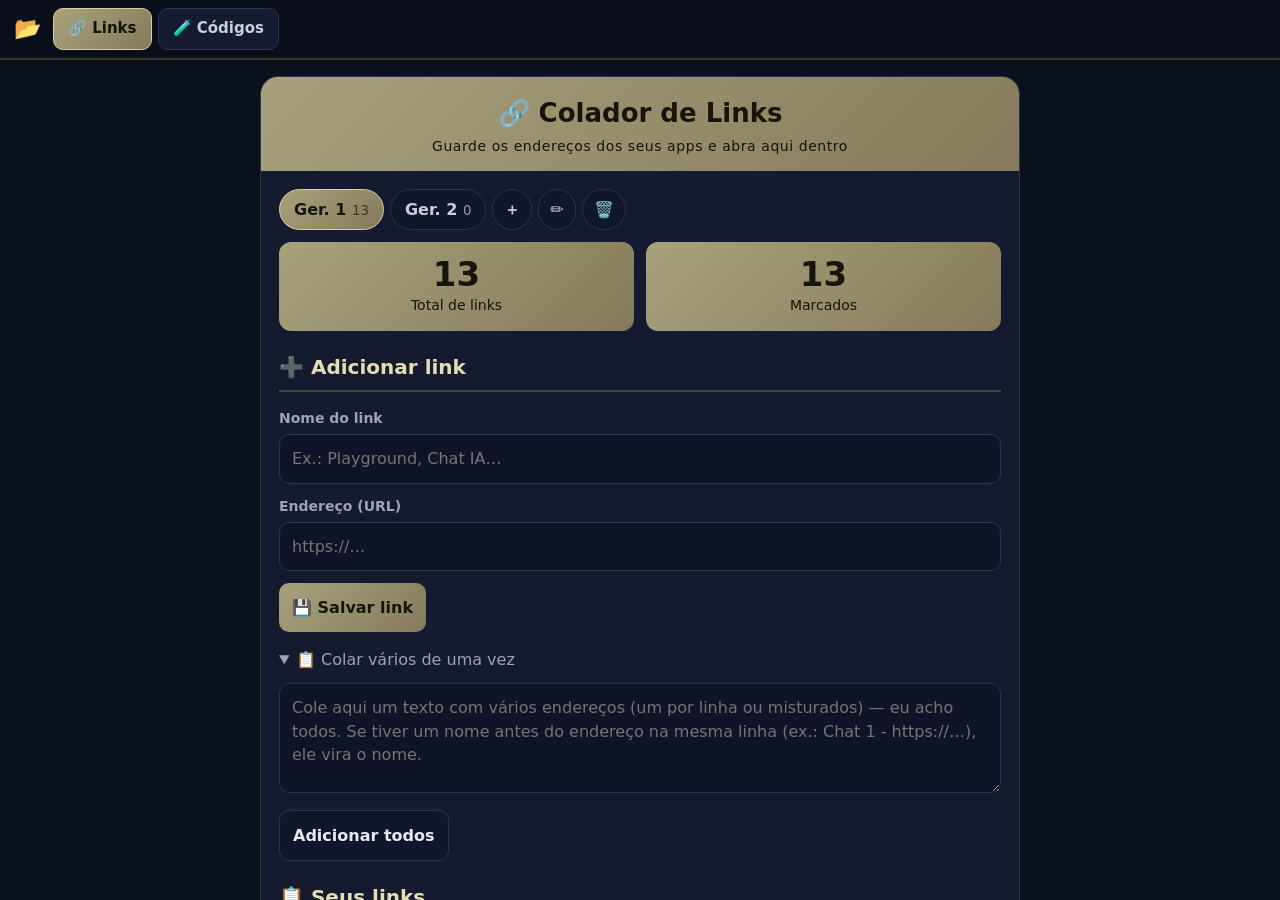
<file: app/ferramentas/colador.html>
<!doctype html>
<html lang="pt-BR">
<head>
<meta charset="utf-8">
<meta name="viewport" content="width=device-width, initial-scale=1, viewport-fit=cover">
<meta name="theme-color" content="#0d1220">
<title>Colador de Links</title>
<link rel="manifest" href="manifest.json">
<link rel="icon" href="[data-uri]">
<link rel="apple-touch-icon" href="[data-uri]">
<style>/* css/app.css */
/* Colador de Links — tema escuro com dourado (igual ao "Ger. 1") */
:root {
  --fundo: #0b101d; --cartao: #151b2e; --item: #1b2238; --linha: #2c3550;
  --txt: #e8eaf2; --mut: #9aa3b8; --ouro1: #a8a27c; --ouro2: #857a5b; --ouro-txt: #17140b;
  --verde: #4ade80; --perigo: #f87171; --perigo-fundo: #3b2230;
  color-scheme: dark;
}
* { box-sizing: border-box; }
html, body { height: 100%; margin: 0; }
body { background: var(--fundo); color: var(--txt); font: 16px/1.45 system-ui, -apple-system, "Segoe UI", Roboto, sans-serif; display: flex; flex-direction: column; overflow: hidden; }
button { font: inherit; color: inherit; cursor: pointer; }
input, textarea { font: inherit; color: var(--txt); background: #0f1526; border: 1px solid var(--linha); border-radius: 10px; padding: 12px; width: 100%; }
input:focus, textarea:focus { outline: 2px solid var(--ouro1); border-color: transparent; }
button:focus-visible { outline: 2px solid var(--ouro1); outline-offset: 2px; }
[hidden] { display: none !important; }

/* abas */
#abas { display: flex; align-items: center; gap: 6px; padding: 8px 8px calc(8px); padding-top: calc(8px + env(safe-area-inset-top, 0px)); background: #0a0e1a; border-bottom: 2px solid #3a3526; flex: none; }
.aba-menu { background: none; border: 0; font-size: 22px; padding: 4px 6px; flex: none; }
.abas-lista { display: flex; gap: 6px; overflow-x: auto; scrollbar-width: none; flex: 1; min-width: 0; }
.abas-lista::-webkit-scrollbar { display: none; }
.aba { flex: none; background: #161c30; border: 1px solid var(--linha); border-radius: 10px; padding: 9px 14px; font-weight: 600; font-size: 15px; color: #c9cee0; white-space: nowrap; }
.aba.ativa { background: linear-gradient(135deg, var(--ouro1), var(--ouro2)); color: var(--ouro-txt); border-color: #d6cfa3; }
.aba.viva:not(.ativa) { box-shadow: inset 0 -3px 0 var(--verde); }

/* palco */
#palco { flex: 1; min-height: 0; position: relative; }
.tela { position: absolute; inset: 0; overflow-y: auto; padding: 16px; }
#quadros-abas, .visor-quadros { position: absolute; inset: 0; }
.visor { position: absolute; inset: 0; display: flex; flex-direction: column; background: var(--fundo); }
.visor-quadros { position: relative; flex: 1; inset: auto; }
.visor-caixa { position: absolute; inset: 0; }
.quadro { position: absolute; inset: 0; width: 100%; height: 100%; border: 0; background: #fff; }
.visor-topo { display: flex; align-items: center; gap: 8px; padding: 10px 12px; background: linear-gradient(135deg, var(--ouro1), var(--ouro2)); color: var(--ouro-txt); flex: none; }
.visor-titulo { flex: 1; min-width: 0; overflow: hidden; text-overflow: ellipsis; white-space: nowrap; font-size: 16px; }
.vbtn { background: rgba(0,0,0,.18); border: 0; border-radius: 8px; width: 40px; height: 36px; font-size: 18px; color: inherit; flex: none; }
body.cheia #abas, body.cheia #rodape { display: none !important; }

/* rodapé */
#rodape { display: flex; gap: 10px; padding: 10px 12px calc(10px + env(safe-area-inset-bottom, 0px)); background: #0a0e1a; flex: none; }
.nav { flex: 1; border: 0; border-radius: 10px; padding: 13px; font-weight: 700; background: var(--ouro1); color: var(--ouro-txt); }
.nav.forte { background: linear-gradient(135deg, var(--ouro1), var(--ouro2)); }
.nav:disabled { opacity: .35; }

/* cartão da lista */
.cartao { max-width: 760px; margin: 0 auto; background: var(--cartao); border: 1px solid var(--linha); border-radius: 18px; overflow: hidden; padding-bottom: 18px; }
.cartao > *:not(.cab) { margin-left: 18px; margin-right: 18px; }
.cab { background: linear-gradient(135deg, var(--ouro1), var(--ouro2)); color: var(--ouro-txt); text-align: center; padding: 18px 12px 14px; margin-bottom: 16px; }
.cab h1 { margin: 0; font-size: 26px; } .cab p { margin: 4px 0 0; font-size: 14px; letter-spacing: .04em; }
.numeros { display: grid; grid-template-columns: 1fr 1fr; gap: 12px; margin-bottom: 8px; }
.num { background: linear-gradient(135deg, var(--ouro1), var(--ouro2)); color: var(--ouro-txt); border-radius: 12px; text-align: center; padding: 14px 8px; }
.num b { display: block; font-size: 34px; line-height: 1.1; font-variant-numeric: tabular-nums; } .num span { font-size: 14px; }
h2 { font-size: 20px; color: #e3dcb4; border-bottom: 2px solid #4a4532; padding-bottom: 8px; margin-top: 22px; }
.campo { display: grid; gap: 6px; margin-bottom: 12px; } .campo label { color: var(--mut); font-size: 14px; font-weight: 600; }
.btn { display: block; width: auto; border: 1px solid var(--linha); background: #11172a; border-radius: 10px; padding: 13px; font-weight: 600; margin-top: 10px; }
.btn.forte { background: linear-gradient(135deg, var(--ouro1), var(--ouro2)); color: var(--ouro-txt); border: 0; }
.btn.grande { padding: 16px; font-size: 18px; }
.btn.perigo { background: var(--perigo-fundo); color: var(--perigo); border-color: #5a2b38; }
.mais { margin-top: 10px; } .mais summary { cursor: pointer; color: var(--mut); padding: 6px 0; } .mais textarea { min-height: 110px; margin-top: 6px; }
.busca { margin-bottom: 10px; }
.lista { display: grid; gap: 10px; }
.item { display: grid; grid-template-columns: auto minmax(0, 1fr); gap: 8px 12px; align-items: center; background: var(--item); border-left: 4px solid #6d6650; border-radius: 12px; padding: 12px; }
.marca input { width: 26px; height: 26px; accent-color: var(--ouro1); padding: 0; }
.info { min-width: 0; }
.info .nome { background: none; border: 0; padding: 0; text-align: left; color: var(--verde); font-weight: 700; font-size: 17px; word-break: break-word; }
.info small { display: block; color: var(--mut); font-size: 13px; word-break: break-all; }
.bts { grid-column: 2; display: flex; gap: 6px; align-items: center; flex-wrap: wrap; }
@media (min-width: 640px) { .item { grid-template-columns: auto minmax(0, 1fr) auto; } .bts { grid-column: auto; justify-content: flex-end; } }
.mini { background: #11172a; border: 1px solid var(--linha); border-radius: 8px; min-width: 38px; height: 38px; }
.mini:disabled { opacity: .3; }
.mini.perigo { color: var(--perigo); }
.remover { background: var(--perigo-fundo); color: var(--perigo); border: 1px solid #5a2b38; border-radius: 8px; padding: 9px 12px; font-weight: 600; }
.editar { grid-column: 1 / -1; display: grid; gap: 8px; } .e-bts { display: flex; gap: 8px; } .e-bts .btn { margin: 0; }
.acoes { margin-top: 16px; }
.mut { color: var(--mut); } .pequeno { font-size: 13px; margin-top: 14px; }

/* janela das abas */
.janela { position: fixed; inset: 0; background: rgba(0,0,0,.6); display: grid; place-items: center; padding: 16px; z-index: 10; }
.janela-caixa { width: min(560px, 100%); max-height: 88vh; overflow-y: auto; background: var(--cartao); border: 1px solid var(--linha); border-radius: 16px; padding: 16px; }
.janela-topo { display: flex; justify-content: space-between; align-items: center; font-size: 18px; margin-bottom: 6px; }
.janela-topo .vbtn { background: #11172a; color: var(--txt); }
.linha-aba { display: grid; grid-template-columns: minmax(0, 1fr) auto; gap: 8px; align-items: center; padding: 10px 0; border-bottom: 1px solid var(--linha); }
.la-info small { display: block; color: var(--mut); word-break: break-all; font-size: 12px; } .la-bts { display: flex; gap: 4px; }

.aviso { position: fixed; left: 50%; bottom: 90px; transform: translateX(-50%); background: #1f2a44; color: var(--txt); border: 1px solid var(--ouro1); padding: 10px 16px; border-radius: 12px; z-index: 20; max-width: 90vw; text-align: center; }
@media (prefers-reduced-motion: reduce) { * { scroll-behavior: auto !important; } }

/* listas (Ger. 1, Ger. 2…) */
.listas { display: flex; gap: 6px; overflow-x: auto; padding: 2px 0 12px; scrollbar-width: none; }
.lista-chip { flex: none; background: #11172a; border: 1px solid var(--linha); border-radius: 999px; padding: 8px 14px; font-weight: 600; color: #c9cee0; }
.lista-chip small { opacity: .7; font-weight: 400; }
.lista-chip.ativa { background: linear-gradient(135deg, var(--ouro1), var(--ouro2)); color: var(--ouro-txt); border-color: #d6cfa3; }
.lista-chip.mais-lista { padding: 8px 11px; }
select { font: inherit; color: var(--txt); background: #0f1526; border: 1px solid var(--linha); border-radius: 10px; padding: 11px; width: 100%; }

/* 🧪 Meus Códigos */
.mono { font: 13px/1.5 ui-monospace, Consolas, monospace; }
.cod-icone { font-size: 24px; width: 30px; text-align: center; }
.cod-visor { position: absolute; inset: 0; display: flex; flex-direction: column; background: var(--fundo); }
.cv-bts { display: flex; gap: 6px; padding: 8px; overflow-x: auto; background: #0a0e1a; flex: none; scrollbar-width: none; }
.mini-t { flex: none; background: #11172a; border: 1px solid var(--linha); border-radius: 8px; padding: 8px 12px; font-weight: 600; }
.mini-t.ativo { background: linear-gradient(135deg, var(--ouro1), var(--ouro2)); color: var(--ouro-txt); border-color: #d6cfa3; }
.mini-t.perigo { color: var(--perigo); } .mini-t:disabled { opacity: .35; }
.cv-corpo { flex: 1; min-height: 0; position: relative; }
.cv-palco { position: absolute; inset: 0; display: flex; justify-content: center; background: #2a3045; }
.cv-palco iframe { width: 100%; height: 100%; border: 0; background: #fff; }
.cv-palco.cel iframe { width: 390px; max-width: 100%; }
.cv-texto { position: absolute; inset: 0; width: 100%; height: 100%; border: 0; border-radius: 0; resize: none; white-space: pre; tab-size: 2; background: #0a0f1c; }

.aba-visor { border-style: dashed; }
.abrir-um { background: var(--ouro1) !important; color: var(--ouro-txt) !important; font-weight: 700; }

</style>
</head>
<body>
  <!-- barra de abas: a primeira é sempre a lista de links; as outras são os seus apps fixados -->
  <header id="abas">
    <button class="aba-menu" id="btn-abas" title="Arrumar as abas" aria-label="Arrumar as abas">📂</button>
    <div id="abas-lista" class="abas-lista"></div>
  </header>

  <main id="palco">
    <!-- tela da lista de links -->
    <section id="tela-links" class="tela"></section>
    <!-- 🧪 Meus Códigos (playground que guarda) -->
    <section id="tela-codigos" class="tela" hidden></section>
    <!-- aqui entram os quadros das abas fixadas (ficam vivos ao trocar de aba) -->
    <div id="quadros-abas"></div>
    <!-- visor: abre os links marcados, um por vez -->
    <section id="visor" class="visor" hidden>
      <div class="visor-topo">
        <b id="visor-titulo" class="visor-titulo"></b>
        <button class="vbtn" id="visor-copiar" title="Copiar o endereço">📋</button>
        <button class="vbtn" id="visor-fora" title="Abrir no navegador">↗</button>
        <button class="vbtn" id="visor-cheia" title="Tela cheia">⛶</button>
        <button class="vbtn" id="visor-fechar" title="Fechar">✕</button>
      </div>
      <div id="visor-quadros" class="visor-quadros"></div>
    </section>
  </main>

  <footer id="rodape" hidden>
    <button class="nav" id="ant">← Anterior</button>
    <button class="nav forte" id="prox">Próximo →</button>
  </footer>

  <!-- janela de arrumar as abas -->
  <div id="janela" class="janela" hidden>
    <div class="janela-caixa">
      <div class="janela-topo"><b>📂 Abas fixadas</b><button class="vbtn" id="janela-fechar">✕</button></div>
      <p class="mut">Cada aba fica aberta por trás quando você troca: o login, o token e as conversas continuam vivos.</p>
      <div id="janela-lista"></div>
      <div class="campo"><label for="nova-aba-nome">Nome curto</label><input id="nova-aba-nome" placeholder="Ex.: Playground"></div>
      <div class="campo"><label for="nova-aba-url">Endereço</label><input id="nova-aba-url" inputmode="url" placeholder="https://…"></div>
      <button class="btn forte" id="nova-aba-ok">📌 Fixar como aba</button>
    </div>
  </div>

  <div id="aviso" class="aviso" hidden></div>

  <script>
/* js/00-dados.js */
/* =========================================================================
   Colador de Links — 00-dados.js
   Onde tudo fica guardado (neste aparelho) + backup em arquivo.
   CL.links  = [{ id, nome, url, marcado }]
   CL.abas   = [{ id, nome, url }]        (as abas fixadas no topo)
   ========================================================================= */
(function (g) {
  'use strict';
  const CL = (g.CL = g.CL || {});
  CL.versao = 'v15/11-c';
  // cópia do arquivo como veio (antes de o app mexer na tela) — usada no 📌 Fixar no arquivo
  const FONTE = '<!doctype html>\n' + document.documentElement.outerHTML;
  const K_LINKS = 'colador_links_v1', K_ABAS = 'colador_abas_v1', K_LISTAS = 'colador_listas_v1', K_ATUAL = 'colador_lista_atual';

  // 📌 LINKS FIXOS: ficam DENTRO do arquivo. Mesmo se o celular apagar tudo, quando abrir eles voltam.
  // Para mudar: aba 🔗 Links → 📌 Fixar os links no arquivo (baixa um colador.html novo com os seus links).
  /*FIXOS-INICIO*/const INICIAIS = [
    ['1.play', 'https://bucolic-babka-4c12ea.netlify.app/'],
    ['2.SkTools', 'https://hilarious-profiterole-c0c785.netlify.app/'],
    ['3.chat', 'https://iridescent-speculoos-1db22c.netlify.app/'],
    ['4.sk', 'https://phenomenal-caramel-18cdfe.netlify.app/'],
    ['5', 'https://bejewelled-bienenstitch-3f78dd.netlify.app/'],
    ['Conversa (Claude)', 'https://claude.ai/share/0f4958a1-a87a-4180-a09a-dd15341a65cd'],
    ['proj22-pwa', 'https://maikonadvogadomg-alt.github.io/proj22-pwa/index.html'],
    ['mini6-pwa', 'https://jorgecaldeira62-gif.github.io/mini6-pwa/'],
    ['Monica 1', 'https://monica.im/share/chat?shareId=nfi0FGbnUIDxyh7O'],
    ['Monica 2', 'https://monica.im/share/chat?shareId=rjMdNehXJOdwRxoQ'],
    ['Mini SK', 'https://maikonadvogadomg-alt.github.io/mini-sk/'],
    ['Caça-Bug 2', 'https://maikonadvogadomg-alt.github.io/caca-bug-2/'],
    ['Caca1', 'https://maikonadvogadomg-alt.github.io/caca-tudo/'],
  ];/*FIXOS-FIM*/

  const uid = () => Date.now().toString(36) + Math.random().toString(36).slice(2, 7);
  function ler(k, padrao) { try { const v = localStorage.getItem(k); return v ? JSON.parse(v) : padrao; } catch { return padrao; } }
  function gravar(k, v) { try { localStorage.setItem(k, JSON.stringify(v)); return true; } catch { CL.aviso('⚠️ Não consegui guardar (memória cheia?). Faça um backup.'); return false; } }

  CL.links = ler(K_LINKS, null);
  if (!CL.links) { CL.links = INICIAIS.map(([nome, url]) => ({ id: uid(), nome, url, marcado: true })); gravar(K_LINKS, CL.links); }
  // os fixos voltam sempre que faltarem (mesmo depois de apagar os dados do navegador)
  { const tem = new Set(CL.links.map((l) => l.url)); let volta = 0; for (const x of INICIAIS) { const nome = x[0], url = x[1]; if (!tem.has(url)) { CL.links.push({ id: uid(), nome, url, marcado: true, fixo: true, lista: x[2] }); volta++; } } if (volta) gravar(K_LINKS, CL.links); }
  const FIXO = new Set(INICIAIS.map((x) => x[1]));
  CL.links.forEach((l) => { if (FIXO.has(l.url)) l.fixo = true; });
  CL.abas = ler(K_ABAS, []);
  // várias listas (Ger. 1, Ger. 2, …): cada link pertence a uma
  CL.listas = ler(K_LISTAS, null) || [{ id: 'l1', nome: 'Ger. 1' }, { id: 'l2', nome: 'Ger. 2' }];
  CL.links.forEach((l) => { if (!l.lista || !CL.listas.some((x) => x.id === l.lista)) l.lista = CL.listas[0].id; });
  CL.listaAtual = ler(K_ATUAL, CL.listas[0].id);
  if (!CL.listas.some((x) => x.id === CL.listaAtual)) CL.listaAtual = CL.listas[0].id;

  CL.salvar = () => { gravar(K_LINKS, CL.links); gravar(K_ABAS, CL.abas); gravar(K_LISTAS, CL.listas); gravar(K_ATUAL, CL.listaAtual); };
  CL.uid = uid;
  CL.esc = (s) => String(s == null ? '' : s).replace(/[&<>"']/g, (c) => ({ '&': '&amp;', '<': '&lt;', '>': '&gt;', '"': '&quot;', "'": '&#39;' }[c]));
  CL.$ = (s, el) => (el || document).querySelector(s);

  // aceita "site.com" sem https
  CL.arrumarUrl = (u) => { u = String(u || '').trim(); if (!u) return ''; if (!/^[a-z][\w+.-]*:/i.test(u)) u = 'https://' + u; try { return new URL(u).href; } catch { return ''; } };

  // ── aviso rápido ────────────────────────────────────────────────────────────
  let t;
  CL.aviso = (msg) => { const a = document.getElementById('aviso'); if (!a) return; a.textContent = msg; a.hidden = false; clearTimeout(t); t = setTimeout(() => (a.hidden = true), 2600); };

  // ── backup ─────────────────────────────────────────────────────────────────
  CL.backup = async () => {
    let codigos = [];
    try { codigos = CL.codigosDB ? await CL.codigosDB.todos() : []; } catch (e) {}
    const dados = JSON.stringify({ app: 'colador-de-links', versao: 2, data: new Date().toISOString(), listas: CL.listas, links: CL.links, abas: CL.abas, codigos }, null, 1);
    const a = document.createElement('a');
    a.href = URL.createObjectURL(new Blob([dados], { type: 'application/json' }));
    a.download = 'colador-links-backup-' + new Date().toISOString().slice(0, 10) + '.json';
    document.body.appendChild(a); a.click(); setTimeout(() => { URL.revokeObjectURL(a.href); a.remove(); }, 1000);
  };
  // ── copiar e lista em TEXTO (.md): fácil de ler, copiar e colar em qualquer lugar ──
  CL.copiar = async (texto, msg) => {
    try { await navigator.clipboard.writeText(texto); }
    catch { const t = document.createElement('textarea'); t.value = texto; document.body.appendChild(t); t.select(); try { document.execCommand('copy'); } catch {} t.remove(); }
    CL.aviso(msg || '📋 Copiado.');
  };
  CL.textoMD = (soLista) => {
    const listas = soLista ? CL.listas.filter((x) => x.id === soLista) : CL.listas;
    let md = '# Meus links — Colador (' + new Date().toLocaleDateString('pt-BR') + ')\n';
    for (const li of listas) {
      const ls = CL.links.filter((l) => l.lista === li.id);
      md += '\n## ' + li.nome + '\n\n' + (ls.length ? ls.map((l) => '- ' + l.nome + ' — ' + l.url).join('\n') : '(vazia)') + '\n';
    }
    return md;
  };
  // 📌 gera um colador.html novo com TODOS os links atuais fixos dentro dele
  CL.fixarNoArquivo = () => {
    const nomeLista = (id) => { const li = CL.listas.find((x) => x.id === id); return li ? li.id : ''; };
    const linhas = CL.links.map((l) => '    [' + JSON.stringify(l.nome) + ', ' + JSON.stringify(l.url) + (l.lista ? ', ' + JSON.stringify(nomeLista(l.lista)) : '') + '],').join('\n');
    const novo = FONTE.replace(/\/\*FIXOS-INICIO\*\/[\s\S]*?\/\*FIXOS-FIM\*\//, () => '/*FIXOS-INICIO*/const INICIAIS = [\n' + linhas + '\n  ];/*FIXOS-FIM*/');
    if (novo === FONTE) { CL.aviso('⚠️ Não achei o lugar dos links fixos neste arquivo.'); return; }
    const a = document.createElement('a');
    a.href = URL.createObjectURL(new Blob([novo], { type: 'text/html;charset=utf-8' }));
    a.download = 'colador.html';
    document.body.appendChild(a); a.click(); setTimeout(() => { URL.revokeObjectURL(a.href); a.remove(); }, 1000);
    CL.aviso('📌 Baixei o colador.html com ' + CL.links.length + ' links fixos. Troque o arquivo antigo por este.');
  };
  CL.baixarMD = () => {
    const a = document.createElement('a');
    a.href = URL.createObjectURL(new Blob([CL.textoMD()], { type: 'text/markdown;charset=utf-8' }));
    a.download = 'meus-links-' + new Date().toISOString().slice(0, 10) + '.md';
    document.body.appendChild(a); a.click(); setTimeout(() => { URL.revokeObjectURL(a.href); a.remove(); }, 1000);
  };
  // lê um texto/.md: cada "## Nome" vira (ou acha) uma lista; os endereços abaixo entram nela
  CL.importarTexto = (texto) => {
    const antes = CL.listaAtual; let n = 0;
    const partes = String(texto || '').split(/^##\s+/m);
    if (partes.length < 2) return CL.colarVarios(texto);
    n += CL.colarVarios(partes[0]);
    for (const p of partes.slice(1)) {
      const nome = p.split('\n')[0].trim().slice(0, 24) || 'Lista';
      let li = CL.listas.find((x) => x.nome.toLowerCase() === nome.toLowerCase());
      if (!li) { li = { id: uid(), nome }; CL.listas.push(li); }
      CL.listaAtual = li.id;
      n += CL.colarVarios(p.slice(p.indexOf('\n') + 1));
    }
    CL.listaAtual = antes; CL.salvar();
    return n;
  };
  CL.restaurar = async (arquivo) => {
    const texto = await arquivo.text();
    let j; try { j = JSON.parse(texto); } catch { return CL.importarTexto(texto); }
    if (!Array.isArray(j.links)) throw new Error('Este arquivo não é um backup do Colador.');
    for (const li of j.listas || []) if (!CL.listas.some((x) => x.id === li.id)) CL.listas.push({ id: li.id, nome: li.nome });
    const ja = new Set(CL.links.map((l) => (l.lista || '') + '|' + l.url));
    let n = 0;
    for (const l of j.links) { const lista = CL.listas.some((x) => x.id === l.lista) ? l.lista : CL.listas[0].id; if (l.url && !ja.has(lista + '|' + l.url)) { CL.links.push({ id: uid(), nome: l.nome || l.url, url: l.url, marcado: !!l.marcado, lista }); n++; } }
    if (Array.isArray(j.codigos) && CL.codigosDB) { const tem = new Set((await CL.codigosDB.todos()).map((c) => c.nome + '|' + c.codigo.length)); for (const c of j.codigos) if (c && c.codigo != null && !tem.has(c.nome + '|' + c.codigo.length)) { await CL.codigosDB.guardar(Object.assign({}, c, { id: uid() })); n++; } }
    const jaAba = new Set(CL.abas.map((a) => a.url));
    for (const a of j.abas || []) if (a.url && !jaAba.has(a.url)) CL.abas.push({ id: uid(), nome: a.nome, url: a.url });
    CL.salvar();
    return n;
  };
  // cola um texto qualquer com vários endereços dentro → vira links
  CL.colarVarios = (texto) => {
    const urls = String(texto || '').match(/https?:\/\/[^\s"'<>)]+/g) || [];
    const ja = new Set(CL.links.filter((l) => l.lista === CL.listaAtual).map((l) => l.url));
    let n = 0;
    // tenta aproveitar o texto antes do endereço na mesma linha como nome (ex.: "Chat 1 - https://…")
    const linhas = String(texto || '').split(/\n/);
    const nomeDe = (url) => { const ln = linhas.find((x) => x.includes(url)); const antes = ln ? ln.slice(0, ln.indexOf(url)).replace(/^[\s>*•+-]+/, '').replace(/[\[\]()*_`]/g, '').replace(/[-:–—|•\s]+$/, '').trim() : ''; return antes && antes.length <= 40 ? antes : new URL(url).hostname.split('.')[0]; };
    for (const u of urls) { const url = CL.arrumarUrl(u.replace(/[.,;]+$/, '')); if (url && !ja.has(url)) { ja.add(url); CL.links.push({ id: uid(), nome: nomeDe(u.replace(/[.,;]+$/, '')), url, marcado: true, lista: CL.listaAtual }); n++; } }
    CL.salvar();
    return n;
  };
})(window);

</script>
  <script>
/* js/10-abas.js */
/* =========================================================================
   Colador de Links — 10-abas.js
   Barra de abas do topo. A 1ª é sempre "🔗 Links". As outras são apps
   fixados: cada um abre num quadro que NÃO é apagado ao trocar de aba —
   por isso o login, o token e as conversas continuam vivos.
   ========================================================================= */
(function (CL) {
  'use strict';
  const $ = CL.$;
  let atual = 'links';
  const vivos = new Map(); // id da aba → <iframe>

  function pintar() {
    const lista = $('#abas-lista');
    lista.innerHTML = '<button class="aba' + (atual === 'links' ? ' ativa' : '') + '" data-aba="links">🔗 Links</button>' +
      '<button class="aba' + (atual === 'codigos' ? ' ativa' : '') + '" data-aba="codigos">🧪 Códigos</button>' +
      // um "▶" para cada lista com visor aberto (Ger. 1, Ger. 2…): troca entre eles sem perder onde estava
      CL.visor.abertos.map((id) => '<button class="aba aba-visor viva' + (atual === 'visor:' + id ? ' ativa' : '') + '" data-aba="visor:' + id + '">▶ ' + CL.esc((CL.listas.find((x) => x.id === id) || {}).nome || 'Lista') + '</button>').join('') +
      CL.abas.map((a) => '<button class="aba' + (atual === a.id ? ' ativa' : '') + (vivos.has(a.id) ? ' viva' : '') + '" data-aba="' + a.id + '" title="' + CL.esc(a.url) + '">' + CL.esc(a.nome) + '</button>').join('');
    const ativa = lista.querySelector('.ativa'); if (ativa) ativa.scrollIntoView({ inline: 'nearest', block: 'nearest' });
  }

  function ir(id) {
    const ehVisor = String(id).startsWith('visor:') && CL.visor.ver(id.slice(6));
    if (String(id).startsWith('visor:') && !ehVisor) id = 'links';
    atual = id;
    const ehLinks = id === 'links', ehCod = id === 'codigos';
    $('#tela-codigos').hidden = !ehCod;
    $('#tela-links').hidden = !ehLinks;
    $('#visor').hidden = !ehVisor;
    $('#rodape').hidden = !ehVisor;
    $('#quadros-abas').hidden = ehLinks || ehCod || ehVisor;
    vivos.forEach((f, k) => (f.hidden = k !== id));
    if (!ehLinks && !ehCod && !ehVisor) {
      const a = CL.abas.find((x) => x.id === id);
      if (a && !vivos.has(id)) {
        const f = document.createElement('iframe');
        f.className = 'quadro';
        f.src = a.url;
        f.setAttribute('allow', 'clipboard-read; clipboard-write; microphone; camera; fullscreen; autoplay');
        f.setAttribute('allowfullscreen', '');
        f.title = a.nome;
        $('#quadros-abas').appendChild(f);
        vivos.set(id, f);
      }
    }
    pintar();
  }

  function fixar(nome, url) {
    url = CL.arrumarUrl(url);
    if (!url) { CL.aviso('Endereço inválido.'); return null; }
    if (CL.abas.some((a) => a.url === url)) { CL.aviso('Esse já é uma aba.'); return null; }
    const a = { id: CL.uid(), nome: (nome || new URL(url).hostname.split('.')[0]).slice(0, 18), url };
    CL.abas.push(a); CL.salvar(); pintar(); pintarJanela();
    CL.aviso('📌 Fixado como aba: ' + a.nome);
    return a;
  }
  function tirar(id) {
    CL.abas = CL.abas.filter((a) => a.id !== id);
    const f = vivos.get(id); if (f) { f.remove(); vivos.delete(id); }
    CL.salvar(); if (atual === id) ir('links'); else pintar(); pintarJanela();
  }
  function mover(id, d) {
    const i = CL.abas.findIndex((a) => a.id === id), j = i + d;
    if (i < 0 || j < 0 || j >= CL.abas.length) return;
    [CL.abas[i], CL.abas[j]] = [CL.abas[j], CL.abas[i]]; CL.salvar(); pintar(); pintarJanela();
  }
  function recarregar(id) { const f = vivos.get(id); if (f) { const u = f.src; f.src = 'about:blank'; setTimeout(() => (f.src = u), 50); } }

  function pintarJanela() {
    const el = $('#janela-lista');
    el.innerHTML = CL.abas.length ? CL.abas.map((a, i) =>
      '<div class="linha-aba"><div class="la-info"><b>' + CL.esc(a.nome) + '</b><small>' + CL.esc(a.url) + '</small></div>' +
      '<div class="la-bts"><button class="mini" data-sobe="' + a.id + '"' + (i ? '' : ' disabled') + '>↑</button><button class="mini" data-desce="' + a.id + '"' + (i < CL.abas.length - 1 ? '' : ' disabled') + '>↓</button>' +
      '<button class="mini" data-recarregar="' + a.id + '" title="Recarregar">⟳</button><button class="mini perigo" data-tirar="' + a.id + '" title="Tirar">✕</button></div></div>').join('') : '<p class="mut">Nenhuma aba fixada ainda. Na lista de links, toque em 📌 num link, ou escreva abaixo.</p>';
  }

  function iniciar() {
    $('#abas-lista').addEventListener('click', (e) => { const b = e.target.closest('[data-aba]'); if (b) ir(b.dataset.aba); });
    $('#btn-abas').onclick = () => { pintarJanela(); $('#janela').hidden = false; };
    $('#janela-fechar').onclick = () => ($('#janela').hidden = true);
    $('#janela').addEventListener('click', (e) => {
      if (e.target.id === 'janela') { $('#janela').hidden = true; return; }
      const b = e.target.closest('button'); if (!b) return;
      if (b.dataset.sobe) mover(b.dataset.sobe, -1);
      if (b.dataset.desce) mover(b.dataset.desce, 1);
      if (b.dataset.tirar) tirar(b.dataset.tirar);
      if (b.dataset.recarregar) { recarregar(b.dataset.recarregar); CL.aviso('Recarregado.'); }
    });
    $('#nova-aba-ok').onclick = () => { if (fixar($('#nova-aba-nome').value.trim(), $('#nova-aba-url').value)) { $('#nova-aba-nome').value = ''; $('#nova-aba-url').value = ''; } };
    pintar();
  }

  CL.abasUI = { iniciar, ir, fixar, pintar, get atual() { return atual; } };
})(window.CL);

</script>
  <script>
/* js/20-links.js */
/* =========================================================================
   Colador de Links — 20-links.js
   A lista: guardar (nome + endereço), marcar, remover, fixar como aba,
   colar vários de uma vez, backup. "🚀 Abrir Selecionados" abre o visor.
   ========================================================================= */
(function (CL) {
  'use strict';
  const $ = CL.$;
  let filtro = '';

  function montar() {
    const el = $('#tela-links');
    el.innerHTML =
      '<div class="cartao">' +
      '  <div class="cab"><h1>🔗 Colador de Links</h1><p>Guarde os endereços dos seus apps e abra aqui dentro</p></div>' +
      '  <div class="listas" id="l-listas"></div>' +
      '  <div class="numeros"><div class="num"><b id="n-total">0</b><span>Total de links</span></div><div class="num"><b id="n-marc">0</b><span>Marcados</span></div></div>' +
      '  <h2>➕ Adicionar link</h2>' +
      '  <div class="campo"><label for="l-nome">Nome do link</label><input id="l-nome" placeholder="Ex.: Playground, Chat IA…"></div>' +
      '  <div class="campo"><label for="l-url">Endereço (URL)</label><input id="l-url" inputmode="url" autocapitalize="off" placeholder="https://…"></div>' +
      '  <button class="btn forte" id="l-salvar">💾 Salvar link</button>' +
      '  <details class="mais" open><summary>📋 Colar vários de uma vez</summary><textarea id="l-varios" placeholder="Cole aqui um texto com vários endereços (um por linha ou misturados) — eu acho todos. Se tiver um nome antes do endereço na mesma linha (ex.: Chat 1 - https://…), ele vira o nome."></textarea><button class="btn" id="l-varios-ok">Adicionar todos</button></details>' +
      '  <h2>📋 Seus links</h2>' +
      '  <input id="l-busca" class="busca" placeholder="🔍 Procurar…" autocapitalize="off">' +
      '  <div id="l-lista" class="lista"></div>' +
      '  <div class="acoes">' +
      '    <button class="btn forte grande" id="l-abrir">🚀 Abrir selecionados</button>' +
      '    <button class="btn" id="l-todos">✅ Marcar todos</button>' +
      '    <button class="btn" id="l-nenhum">⬜ Desmarcar</button>' +
      '    <button class="btn" id="l-backup">💾 Backup (baixar)</button>' +
      '    <button class="btn" id="l-fixar" title="Baixa um colador.html novo com todos estes links guardados DENTRO do arquivo: mesmo se apagar tudo, eles voltam">📌 Fixar os links no arquivo</button>' +
      '    <button class="btn" id="l-md">📄 Baixar em texto (.md)</button>' +
      '    <button class="btn" id="l-copiar">📋 Copiar a lista</button>' +
      '    <button class="btn" id="l-restaurar">📥 Restaurar (backup .json ou texto .md)</button><input type="file" id="l-arq" accept=".json,.md,.txt,application/json,text/*" hidden>' +
      '    <button class="btn perigo" id="l-limpar">🗑️ Limpar tudo</button>' +
      '  </div>' +
      '  <p class="mut pequeno">Fica guardado neste aparelho. Faça um 💾 Backup de vez em quando: se o celular apagar os dados do navegador, você restaura. · ' + CL.versao + '</p>' +
      '</div>';
    $('#l-listas').addEventListener('click', (e) => {
      const b = e.target.closest('button'); if (!b) return;
      if (b.dataset.lista) { CL.listaAtual = b.dataset.lista; CL.salvar(); pintar(); return; }
      if (b.id === 'l-nova') { const n = prompt('Nome da nova lista:', 'Ger. ' + (CL.listas.length + 1)); if (!n) return; const li = { id: CL.uid(), nome: n.trim().slice(0, 24) }; CL.listas.push(li); CL.listaAtual = li.id; CL.salvar(); pintar(); CL.aviso('Lista criada: ' + li.nome); return; }
      const atual = CL.listas.find((x) => x.id === CL.listaAtual);
      if (b.id === 'l-renomear') { const n = prompt('Novo nome da lista:', atual.nome); if (n) { atual.nome = n.trim().slice(0, 24); CL.salvar(); pintar(); } return; }
      if (b.id === 'l-apagar-lista') {
        if (CL.listas.length < 2) return CL.aviso('Precisa ter pelo menos uma lista.');
        const qtd = CL.links.filter((l) => l.lista === atual.id).length;
        const destino = CL.listas.find((x) => x.id !== atual.id);
        if (!confirm('Apagar a lista "' + atual.nome + '"?' + (qtd ? '\n\nOs ' + qtd + ' links dela NÃO são apagados: vão para "' + destino.nome + '".' : ''))) return;
        CL.links.forEach((l) => { if (l.lista === atual.id) l.lista = destino.id; });
        CL.listas = CL.listas.filter((x) => x !== atual); CL.listaAtual = destino.id; CL.salvar(); pintar();
      }
    });
    $('#l-salvar').onclick = salvar;
    $('#l-url').addEventListener('keydown', (e) => { if (e.key === 'Enter') salvar(); });
    $('#l-varios-ok').onclick = () => { const n = CL.colarVarios($('#l-varios').value); $('#l-varios').value = ''; pintar(); CL.aviso(n ? n + ' link(s) adicionado(s).' : 'Não achei endereço novo nesse texto.'); };
    $('#l-busca').addEventListener('input', (e) => { filtro = e.target.value.trim().toLowerCase(); pintar(); });
    $('#l-todos').onclick = () => { daLista().forEach((l) => (l.marcado = true)); CL.salvar(); pintar(); };
    $('#l-nenhum').onclick = () => { daLista().forEach((l) => (l.marcado = false)); CL.salvar(); pintar(); };
    $('#l-abrir').onclick = () => { const sel = daLista().filter((l) => l.marcado); if (!sel.length) return CL.aviso('Marque pelo menos um link.'); CL.visor.abrir(sel, 0); };
    $('#l-fixar').onclick = () => CL.fixarNoArquivo();
    $('#l-backup').onclick = () => CL.backup().then(() => CL.aviso('Backup baixado (todas as listas e os códigos).'));
    $('#l-md').onclick = () => { CL.baixarMD(); CL.aviso('📄 Lista baixada em texto (todas as listas).'); };
    $('#l-copiar').onclick = () => CL.copiar(CL.textoMD(CL.listaAtual), '📋 Lista "' + (CL.listas.find((x) => x.id === CL.listaAtual) || {}).nome + '" copiada.');
    $('#l-restaurar').onclick = () => $('#l-arq').click();
    $('#l-arq').onchange = async (e) => { const f = e.target.files[0]; e.target.value = ''; if (!f) return; try { const n = await CL.restaurar(f); pintar(); CL.abasUI.pintar(); CL.abasUI.pintar(); CL.aviso('Restaurado: ' + n + ' link(s) novo(s).'); } catch (er) { CL.aviso('❌ ' + er.message); } };
    $('#l-limpar').onclick = () => {
      const b = $('#l-limpar');
      if (b.dataset.certeza) { CL.links = CL.links.filter((l) => l.lista !== CL.listaAtual); CL.salvar(); pintar(); delete b.dataset.certeza; b.textContent = '🗑️ Limpar tudo'; CL.aviso('Lista apagada.'); return; }
      b.dataset.certeza = '1'; b.textContent = '⚠️ Toque de novo para APAGAR os links desta lista';
      setTimeout(() => { delete b.dataset.certeza; b.textContent = '🗑️ Limpar tudo'; }, 4000);
    };
    $('#l-lista').addEventListener('click', (e) => {
      const b = e.target.closest('[data-acao]'); if (!b) return;
      const l = CL.links.find((x) => x.id === b.dataset.id); if (!l) return;
      const acao = b.dataset.acao;
      // abre ESTE link, no visor da lista dele; Anterior/Próximo continuam andando pela lista (igual "27/40")
      if (acao === 'abrir') { const todos = CL.links.filter((x) => x.lista === l.lista); const i = todos.indexOf(l); CL.visor.abrir(todos, Math.max(0, i), l.lista); }
      if (acao === 'fixar') CL.abasUI.fixar(l.nome, l.url);
      if (acao === 'remover') {
        if (b.dataset.certeza) { CL.links = CL.links.filter((x) => x !== l); CL.salvar(); pintar(); return; }
        b.dataset.certeza = '1'; b.textContent = 'Certeza?'; setTimeout(() => { if (b.isConnected) { delete b.dataset.certeza; b.textContent = 'Remover'; } }, 3000);
      }
      if (acao === 'editar') {
        const card = b.closest('.item');
        card.innerHTML = '<div class="editar"><input value="' + CL.esc(l.nome) + '" class="e-nome" aria-label="Nome"><input value="' + CL.esc(l.url) + '" class="e-url" aria-label="Endereço" autocapitalize="off"><select class="e-lista" aria-label="Lista">' + CL.listas.map((x) => '<option value="' + x.id + '"' + (x.id === l.lista ? ' selected' : '') + '>Lista: ' + CL.esc(x.nome) + '</option>').join('') + '</select><div class="e-bts"><button class="btn forte" data-acao="gravar" data-id="' + l.id + '">Salvar</button><button class="btn" data-acao="cancelar" data-id="' + l.id + '">Cancelar</button></div></div>';
      }
      if (acao === 'gravar') { const card = b.closest('.item'); const url = CL.arrumarUrl(card.querySelector('.e-url').value); if (!url) return CL.aviso('Endereço inválido.'); l.nome = card.querySelector('.e-nome').value.trim() || url; l.url = url; l.lista = card.querySelector('.e-lista').value; CL.salvar(); pintar(); }
      if (acao === 'cancelar') pintar();
    });
    $('#l-lista').addEventListener('change', (e) => { const c = e.target.closest('[data-marca]'); if (!c) return; const l = CL.links.find((x) => x.id === c.dataset.marca); if (l) { l.marcado = c.checked; CL.salvar(); contar(); } });
    pintar();
  }

  function salvar() {
    const url = CL.arrumarUrl($('#l-url').value);
    if (!url) return CL.aviso('Cole um endereço válido.');
    if (daLista().some((l) => l.url === url)) return CL.aviso('Esse link já está nesta lista.');
    const nome = $('#l-nome').value.trim() || new URL(url).hostname.split('.')[0];
    CL.links.unshift({ id: CL.uid(), nome, url, marcado: true, lista: CL.listaAtual });
    CL.salvar(); $('#l-nome').value = ''; $('#l-url').value = ''; pintar(); CL.aviso('💾 Salvo: ' + nome);
  }

  const daLista = () => CL.links.filter((l) => l.lista === CL.listaAtual);
  function contar() { const d = daLista(); $('#n-total').textContent = d.length; $('#n-marc').textContent = d.filter((l) => l.marcado).length; }
  function pintarListas() {
    $('#l-listas').innerHTML = CL.listas.map((x) => '<button class="lista-chip' + (x.id === CL.listaAtual ? ' ativa' : '') + '" data-lista="' + x.id + '">' + CL.esc(x.nome) + ' <small>' + CL.links.filter((l) => l.lista === x.id).length + '</small></button>').join('') +
      '<button class="lista-chip mais-lista" id="l-nova" title="Nova lista">＋</button><button class="lista-chip mais-lista" id="l-renomear" title="Renomear esta lista">✏️</button><button class="lista-chip mais-lista" id="l-apagar-lista" title="Apagar esta lista">🗑️</button>';
  }

  function pintar() {
    pintarListas();
    const lista = (filtro ? CL.links : daLista()).filter((l) => !filtro || (l.nome + ' ' + l.url).toLowerCase().includes(filtro));
    $('#l-lista').innerHTML = lista.length ? lista.map((l) =>
      '<div class="item"><label class="marca"><input type="checkbox" data-marca="' + l.id + '"' + (l.marcado ? ' checked' : '') + ' aria-label="Marcar ' + CL.esc(l.nome) + '"></label>' +
      '<div class="info"><button class="nome" data-acao="abrir" data-id="' + l.id + '">' + CL.esc(l.nome) + '</button><small>' + CL.esc(l.url) + (filtro ? ' · ' + CL.esc((CL.listas.find((x) => x.id === l.lista) || {}).nome || '') : '') + '</small></div>' +
      '<div class="bts"><button class="mini abrir-um" data-acao="abrir" data-id="' + l.id + '" title="Abrir este">▶</button><button class="mini" data-acao="fixar" data-id="' + l.id + '" title="Fixar como aba">📌</button><button class="mini" data-acao="editar" data-id="' + l.id + '" title="Editar">✏️</button><button class="remover" data-acao="remover" data-id="' + l.id + '">Remover</button></div></div>').join('')
      : '<p class="mut">' + (filtro ? 'Nada com "' + CL.esc(filtro) + '".' : 'Nenhum link ainda. Cole o primeiro lá em cima.') + '</p>';
    contar();
  }

  CL.linksUI = { montar, pintar };
})(window.CL);

</script>
  <script>
/* js/30-visor.js */
/* =========================================================================
   Colador de Links — 30-visor.js
   VISOR POR LISTA: cada lista (Ger. 1, Ger. 2…) tem o SEU visor, que fica
   aberto por trás quando você troca. Ex.: no Ger. 1 a conversa da Monica,
   no Ger. 2 o Mini SK — troca na aba de cima e cada um continua onde estava.
   Dentro de cada visor: "3/37 - nome", ← Anterior / Próximo →, Tela cheia,
   Abrir fora, Fechar. Os últimos 5 abertos de cada lista ficam vivos.
   ========================================================================= */
(function (CL) {
  'use strict';
  const $ = CL.$;
  const MAX_VIVOS = 5;
  const visores = new Map();   // id da lista → { lista, pos, caixa, vivos }
  let atual = null;            // id da lista do visor que está na tela

  function caixaDe(id) {
    let v = visores.get(id);
    if (!v) {
      const caixa = document.createElement('div');
      caixa.className = 'visor-caixa'; caixa.dataset.lista = id;
      $('#visor-quadros').appendChild(caixa);
      v = { lista: [], pos: 0, caixa, vivos: new Map() };
      visores.set(id, v);
    }
    return v;
  }

  function quadro(v, url) {
    if (v.vivos.has(url)) { const f = v.vivos.get(url); v.vivos.delete(url); v.vivos.set(url, f); return f; }
    const f = document.createElement('iframe');
    f.className = 'quadro';
    f.src = url;
    f.setAttribute('allow', 'clipboard-read; clipboard-write; microphone; camera; fullscreen; autoplay');
    f.setAttribute('allowfullscreen', '');
    v.caixa.appendChild(f);
    v.vivos.set(url, f);
    while (v.vivos.size > MAX_VIVOS) { const [u, velho] = v.vivos.entries().next().value; velho.remove(); v.vivos.delete(u); }
    return f;
  }

  const nomeLista = (id) => (CL.listas.find((x) => x.id === id) || {}).nome || 'Lista';

  function mostrar() {
    const v = visores.get(atual); if (!v) return;
    visores.forEach((x, k) => (x.caixa.hidden = k !== atual));
    const l = v.lista[v.pos]; if (!l) return;
    const f = quadro(v, l.url);
    v.vivos.forEach((q) => (q.hidden = q !== f));
    $('#visor-titulo').textContent = nomeLista(atual) + ' · ' + (v.pos + 1) + '/' + v.lista.length + ' - ' + l.nome;
    $('#ant').disabled = v.pos === 0;
    $('#prox').disabled = v.pos === v.lista.length - 1;
  }

  // abre os links "sel" no visor da lista "id" (por padrão, a lista que está aberta na tela de links)
  function abrir(sel, i, id) {
    id = id || CL.listaAtual;
    const v = caixaDe(id);
    v.lista = sel.slice(); v.pos = i || 0;
    atual = id;
    CL.abasUI.ir('visor:' + id);
  }
  function fechar(id) {
    id = id || atual;
    const v = visores.get(id);
    if (v) { v.caixa.remove(); visores.delete(id); }
    if (document.fullscreenElement) document.exitFullscreen().catch(() => {});
    document.body.classList.remove('cheia');
    const outro = [...visores.keys()][0];
    CL.abasUI.ir(id === atual && outro ? 'visor:' + outro : 'links');
  }
  // chamado pela barra de abas quando você toca em "▶ Ger. 1"
  function ver(id) { if (!visores.has(id)) return false; atual = id; mostrar(); return true; }

  function iniciar() {
    $('#visor-fechar').onclick = () => fechar();
    $('#ant').onclick = () => { const v = visores.get(atual); if (v && v.pos > 0) { v.pos--; mostrar(); } };
    $('#prox').onclick = () => { const v = visores.get(atual); if (v && v.pos < v.lista.length - 1) { v.pos++; mostrar(); } };
    $('#visor-fora').onclick = () => { const v = visores.get(atual); const l = v && v.lista[v.pos]; if (l) window.open(l.url, '_blank', 'noopener'); };
    $('#visor-copiar').onclick = () => { const v = visores.get(atual); const l = v && v.lista[v.pos]; if (l) CL.copiar(l.url, 'Endereço copiado.'); };
    $('#visor-cheia').onclick = () => {
      const el = document.documentElement;
      if (document.fullscreenElement || document.body.classList.contains('cheia')) { if (document.fullscreenElement) document.exitFullscreen().catch(() => {}); document.body.classList.remove('cheia'); return; }
      document.body.classList.add('cheia');
      if (el.requestFullscreen) el.requestFullscreen().catch(() => {});
    };
    document.addEventListener('fullscreenchange', () => { if (!document.fullscreenElement) document.body.classList.remove('cheia'); });
  }

  CL.visor = {
    iniciar, abrir, fechar, ver,
    get abertos() { return [...visores.keys()]; },   // listas que têm visor aberto (viram abas "▶")
    get atual() { return atual; },
  };
})(window.CL);

</script>
  <script>
/* js/40-codigos.js */
/* =========================================================================
   Colador de Links — 40-codigos.js
   🧪 MEUS CÓDIGOS: um playground que GUARDA.
   Cole ou importe um código (HTML, JS, texto…), ele fica salvo aqui no aparelho.
   Para cada código: ▶ Rodar ao vivo (celular ou largo), 📝 ver/mexer no código
   (abre e fecha), 📋 copiar tudo, ⬇ baixar, ↗ abrir em tela própria, 💾 salvar.
   Fica no IndexedDB (aguenta códigos grandes). Entra no 💾 Backup da lista.
   ========================================================================= */
(function (CL) {
  'use strict';
  const $ = CL.$;

  // ── banco (IndexedDB) ──────────────────────────────────────────────────────
  const abrirDB = () => new Promise((ok, erro) => {
    const r = indexedDB.open('colador-codigos', 1);
    r.onupgradeneeded = () => r.result.createObjectStore('codigos', { keyPath: 'id' });
    r.onsuccess = () => ok(r.result); r.onerror = () => erro(r.error);
  });
  async function tx(modo, fn) { const db = await abrirDB(); return new Promise((ok, erro) => { const t = db.transaction('codigos', modo); const st = t.objectStore('codigos'); const res = fn(st); t.oncomplete = () => ok(res && res.result !== undefined ? res.result : res); t.onerror = () => erro(t.error); }); }
  CL.codigosDB = {
    todos: () => tx('readonly', (st) => st.getAll()),
    guardar: (c) => tx('readwrite', (st) => st.put(c)),
    apagar: (id) => tx('readwrite', (st) => st.delete(id)),
  };

  let lista = [], aberto = null, filtro = '', larguraCel = false, timer = null;
  const humano = (n) => n < 1024 ? n + ' letras' : (n / 1024).toFixed(1).replace('.', ',') + ' KB';
  const tipoDe = (nome, cod) => /\.html?$/i.test(nome) || /<(!doctype|html|body|head|div|script|style)\b/i.test(cod) ? 'html' : /\.(m?js|ts|tsx|jsx)$/i.test(nome) ? 'js' : /\.css$/i.test(nome) ? 'css' : /\.md$/i.test(nome) ? 'md' : 'texto';
  const ICONE = { html: '🌐', js: '⚙️', css: '🎨', md: '📑', texto: '📄' };

  function montar() {
    const el = $('#tela-codigos');
    el.innerHTML =
      '<div class="cartao" id="cod-lista-tela">' +
      '  <div class="cab"><h1>🧪 Meus Códigos</h1><p>Guarde, rode e copie os seus códigos — aqui mesmo</p></div>' +
      '  <div class="numeros"><div class="num"><b id="c-total">0</b><span>Códigos guardados</span></div><div class="num"><b id="c-tam">0</b><span>Tamanho total</span></div></div>' +
      '  <h2>➕ Guardar um código</h2>' +
      '  <div class="campo"><label for="c-nome">Nome</label><input id="c-nome" placeholder="Ex.: Calculadora de tempo de contribuição"></div>' +
      '  <div class="campo"><label for="c-cod">Código (cole aqui)</label><textarea id="c-cod" class="mono" rows="6" spellcheck="false" autocapitalize="off" placeholder="Cole o código inteiro aqui (HTML, JS, texto…)"></textarea></div>' +
      '  <button class="btn forte" id="c-guardar">💾 Guardar código</button>' +
      '  <button class="btn" id="c-importar">📂 Importar arquivos (pode escolher vários)</button><input type="file" id="c-arq" multiple hidden accept=".html,.htm,.js,.mjs,.ts,.tsx,.jsx,.css,.md,.txt,.json,text/*">' +
      '  <h2>📚 Guardados</h2>' +
      '  <input id="c-busca" class="busca" placeholder="🔍 Procurar pelo nome ou por algo DENTRO do código…" autocapitalize="off">' +
      '  <div id="c-lista" class="lista"></div>' +
      '  <p class="mut pequeno">Ficam guardados neste aparelho. O 💾 Backup da aba 🔗 Links leva junto todos os códigos.</p>' +
      '</div>' +
      '<div id="cod-visor" class="cod-visor" hidden>' +
      '  <div class="visor-topo"><button class="vbtn" id="cv-voltar" title="Voltar à lista">←</button><b id="cv-nome" class="visor-titulo"></b><button class="vbtn" id="cv-cel" title="Tamanho celular / largo">📱</button><button class="vbtn" id="cv-fora" title="Abrir em tela própria">↗</button></div>' +
      '  <div class="cv-bts"><button class="mini-t ativo" id="cv-ver-rodar">▶ Rodar</button><button class="mini-t" id="cv-ver-cod">📝 Código</button><button class="mini-t" id="cv-copiar">📋 Copiar</button><button class="mini-t" id="cv-baixar">⬇ Baixar</button><button class="mini-t" id="cv-salvar" disabled>💾 Salvar</button><button class="mini-t" id="cv-renomear">✏️</button><button class="mini-t perigo" id="cv-apagar">🗑️</button></div>' +
      '  <div class="cv-corpo"><div id="cv-palco" class="cv-palco"><iframe id="cv-frame" title="Código rodando" sandbox="allow-scripts allow-same-origin allow-forms allow-modals allow-popups allow-downloads" allow="clipboard-read; clipboard-write; microphone; camera"></iframe></div>' +
      '  <textarea id="cv-texto" class="cv-texto mono" spellcheck="false" autocapitalize="off" hidden></textarea></div>' +
      '</div>';

    $('#c-guardar').onclick = async () => {
      const cod = $('#c-cod').value; if (!cod.trim()) return CL.aviso('Cole um código primeiro.');
      const nome = $('#c-nome').value.trim() || ((cod.match(/<title[^>]*>([^<]{1,60})/i) || [])[1] || 'Código de ' + new Date().toLocaleDateString('pt-BR')).trim();
      await CL.codigosDB.guardar({ id: CL.uid(), nome, codigo: cod, tipo: tipoDe(nome, cod), criado: Date.now(), mudado: Date.now() });
      $('#c-cod').value = ''; $('#c-nome').value = ''; await carregar(); CL.aviso('💾 Guardado: ' + nome);
    };
    $('#c-importar').onclick = () => $('#c-arq').click();
    $('#c-arq').onchange = async (e) => {
      const fs = [...e.target.files]; e.target.value = ''; let n = 0;
      for (const f of fs) { try { const cod = await f.text(); await CL.codigosDB.guardar({ id: CL.uid(), nome: f.name, codigo: cod, tipo: tipoDe(f.name, cod), criado: Date.now(), mudado: f.lastModified || Date.now() }); n++; } catch (x) {} }
      await carregar(); CL.aviso(n + ' código(s) importado(s).');
    };
    $('#c-busca').addEventListener('input', (e) => { filtro = e.target.value.trim().toLowerCase(); pintar(); });
    $('#c-lista').addEventListener('click', (e) => {
      const b = e.target.closest('[data-c]'); if (!b) return;
      const c = lista.find((x) => x.id === b.dataset.id); if (!c) return;
      if (b.dataset.c === 'abrir') abrir(c, 'rodar');
      if (b.dataset.c === 'codigo') abrir(c, 'cod');
      if (b.dataset.c === 'copiar') copiar(c.codigo);
    });

    // visor
    $('#cv-voltar').onclick = fecharVisor;
    $('#cv-ver-rodar').onclick = () => modo('rodar');
    $('#cv-ver-cod').onclick = () => modo('cod');
    $('#cv-copiar').onclick = () => copiar($('#cv-texto').value);
    $('#cv-baixar').onclick = () => baixar(aberto.nome, $('#cv-texto').value);
    $('#cv-cel').onclick = () => { larguraCel = !larguraCel; $('#cv-palco').classList.toggle('cel', larguraCel); $('#cv-cel').textContent = larguraCel ? '💻' : '📱'; };
    $('#cv-fora').onclick = () => { const u = URL.createObjectURL(new Blob([$('#cv-texto').value], { type: aberto.tipo === 'html' ? 'text/html;charset=utf-8' : 'text/plain;charset=utf-8' })); window.open(u, '_blank'); };
    $('#cv-texto').addEventListener('input', () => { $('#cv-salvar').disabled = false; clearTimeout(timer); timer = setTimeout(rodar, 700); });
    $('#cv-texto').addEventListener('keydown', (e) => { if (e.key === 'Tab') { e.preventDefault(); const t = e.target; t.setRangeText('  ', t.selectionStart, t.selectionEnd, 'end'); } });
    $('#cv-salvar').onclick = async () => { aberto.codigo = $('#cv-texto').value; aberto.mudado = Date.now(); aberto.tipo = tipoDe(aberto.nome, aberto.codigo); await CL.codigosDB.guardar(aberto); $('#cv-salvar').disabled = true; await carregar(); CL.aviso('💾 Mudanças salvas.'); };
    $('#cv-renomear').onclick = async () => { const n = prompt('Novo nome:', aberto.nome); if (!n) return; aberto.nome = n.trim(); await CL.codigosDB.guardar(aberto); $('#cv-nome').textContent = aberto.nome; await carregar(); };
    $('#cv-apagar').onclick = async () => { if (!confirm('Apagar "' + aberto.nome + '" dos guardados?\n\n(Dica: faça um 💾 Backup antes, na aba 🔗 Links.)')) return; await CL.codigosDB.apagar(aberto.id); fecharVisor(); await carregar(); CL.aviso('Apagado.'); };
    carregar();
  }

  async function carregar() { try { lista = (await CL.codigosDB.todos()).sort((a, b) => (b.mudado || 0) - (a.mudado || 0)); } catch (e) { lista = []; CL.aviso('⚠️ Este navegador não deixou guardar códigos.'); } pintar(); }
  function pintar() {
    $('#c-total').textContent = lista.length;
    $('#c-tam').textContent = humano(lista.reduce((s, c) => s + c.codigo.length, 0));
    const v = lista.filter((c) => !filtro || c.nome.toLowerCase().includes(filtro) || c.codigo.toLowerCase().includes(filtro));
    $('#c-lista').innerHTML = v.length ? v.map((c) =>
      '<div class="item"><div class="marca cod-icone">' + (ICONE[c.tipo] || '📄') + '</div><div class="info"><button class="nome" data-c="abrir" data-id="' + c.id + '">' + CL.esc(c.nome) + '</button><small>' + humano(c.codigo.length) + ' · ' + new Date(c.mudado || c.criado).toLocaleDateString('pt-BR') + (filtro && !c.nome.toLowerCase().includes(filtro) ? ' · achado dentro do código' : '') + '</small></div>' +
      '<div class="bts">' + (c.tipo === 'html' ? '<button class="mini" data-c="abrir" data-id="' + c.id + '" title="Rodar">▶</button>' : '') + '<button class="mini" data-c="codigo" data-id="' + c.id + '" title="Ver o código">📝</button><button class="mini" data-c="copiar" data-id="' + c.id + '" title="Copiar tudo">📋</button></div></div>').join('')
      : '<p class="mut">' + (filtro ? 'Nada achado com "' + CL.esc(filtro) + '".' : 'Nenhum código guardado ainda. Cole o primeiro lá em cima, ou 📂 importe arquivos.') + '</p>';
  }

  function abrir(c, m) {
    aberto = c;
    $('#cod-lista-tela').hidden = true; $('#cod-visor').hidden = false;
    $('#cv-nome').textContent = c.nome; $('#cv-texto').value = c.codigo; $('#cv-salvar').disabled = true;
    $('#cv-ver-rodar').hidden = c.tipo !== 'html' && c.tipo !== 'js';
    modo(c.tipo === 'html' || c.tipo === 'js' ? m : 'cod');
    if (c.tipo === 'html' || c.tipo === 'js') rodar();
  }
  function modo(m) {
    $('#cv-palco').hidden = m !== 'rodar'; $('#cv-texto').hidden = m !== 'cod';
    $('#cv-ver-rodar').classList.toggle('ativo', m === 'rodar'); $('#cv-ver-cod').classList.toggle('ativo', m === 'cod');
  }
  function rodar() {
    if (!aberto) return; const cod = $('#cv-texto').value;
    const pag = aberto.tipo === 'js' ? '<!doctype html><meta charset="utf-8"><body><pre id="saida" style="font:14px monospace;white-space:pre-wrap"></pre><script>const __s=document.getElementById("saida");console.log=(...a)=>{__s.textContent+=a.map(x=>typeof x==="object"?JSON.stringify(x,null,1):x).join(" ")+"\\n"};window.onerror=(m)=>{__s.textContent+="❌ "+m+"\\n"};<\/script><script>' + cod.replace(/<\/script/gi, '<\\/script') + '<\/script>' : cod;
    $('#cv-frame').srcdoc = pag;
  }
  function fecharVisor() {
    if (!$('#cv-salvar').disabled && !confirm('Você mudou o código e não salvou. Sair mesmo assim?')) return;
    aberto = null; $('#cv-frame').srcdoc = ''; $('#cod-visor').hidden = true; $('#cod-lista-tela').hidden = false;
  }
  async function copiar(t) { try { await navigator.clipboard.writeText(t); CL.aviso('📋 Copiado. É só colar onde quiser.'); } catch (e) { const ta = document.createElement('textarea'); ta.value = t; document.body.appendChild(ta); ta.select(); try { document.execCommand('copy'); CL.aviso('📋 Copiado.'); } catch (x) { CL.aviso('Não consegui copiar.'); } ta.remove(); } }
  function baixar(nome, txt) { const n = /\.[a-z0-9]{1,5}$/i.test(nome) ? nome : nome.replace(/[\\/:*?"<>|]+/g, '-') + (aberto && aberto.tipo === 'html' ? '.html' : '.txt'); const a = document.createElement('a'); a.href = URL.createObjectURL(new Blob([txt], { type: 'text/plain;charset=utf-8' })); a.download = n; document.body.appendChild(a); a.click(); setTimeout(() => { URL.revokeObjectURL(a.href); a.remove(); }, 1000); }

  CL.codigosUI = { montar, carregar };
})(window.CL);

</script>
  <script>
/* js/99-app.js */
/* Colador de Links — 99-app.js: liga tudo (por último). */
(function (CL) {
  'use strict';
  CL.linksUI.montar();
  CL.codigosUI.montar();
  CL.visor.iniciar();
  CL.abasUI.iniciar();
  CL.abasUI.ir('links');
  // pedir ao navegador para não apagar os dados deste app
  try { navigator.storage && navigator.storage.persist && navigator.storage.persist(); } catch (e) {}
})(window.CL);

</script>
  <script>if ('serviceWorker' in navigator && location.protocol.indexOf('http') === 0) addEventListener('load', function () { navigator.serviceWorker.register('sw.js').catch(function () {}); });</script>
</body>
</html>
</file>
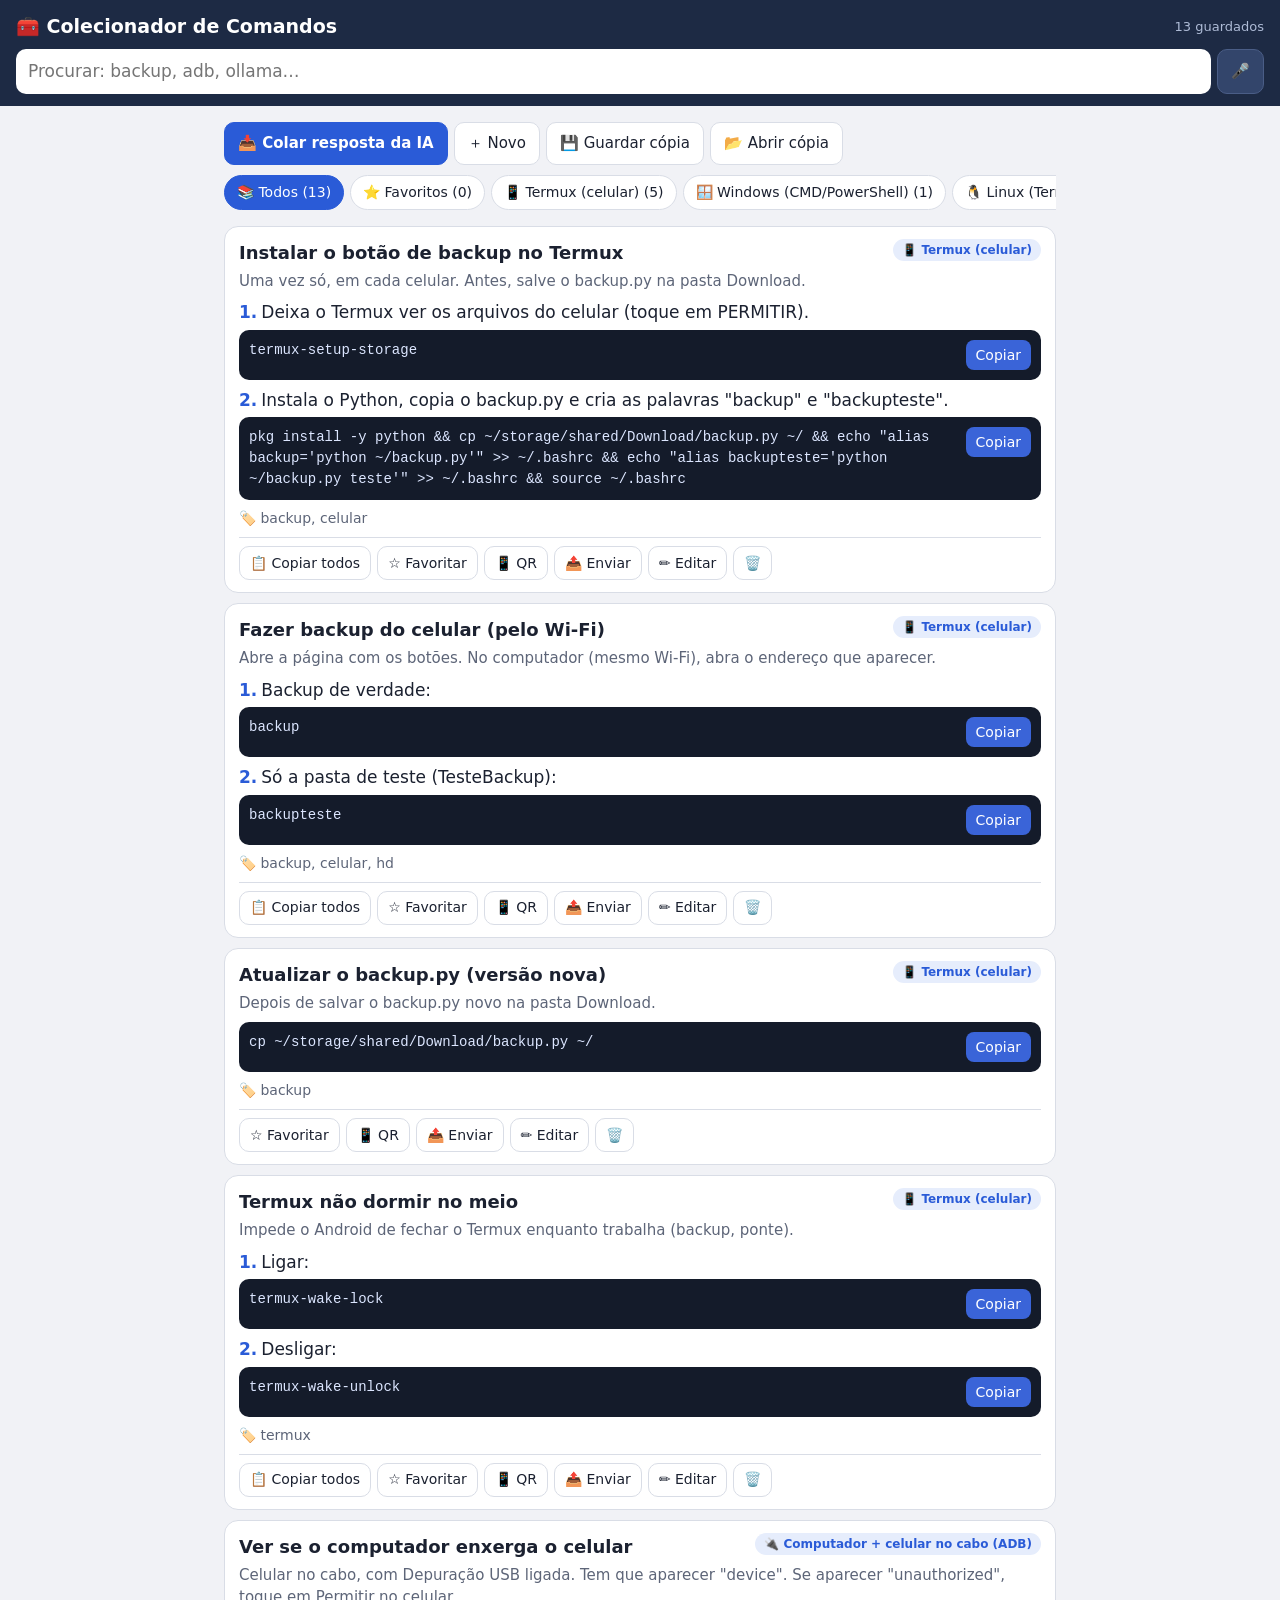
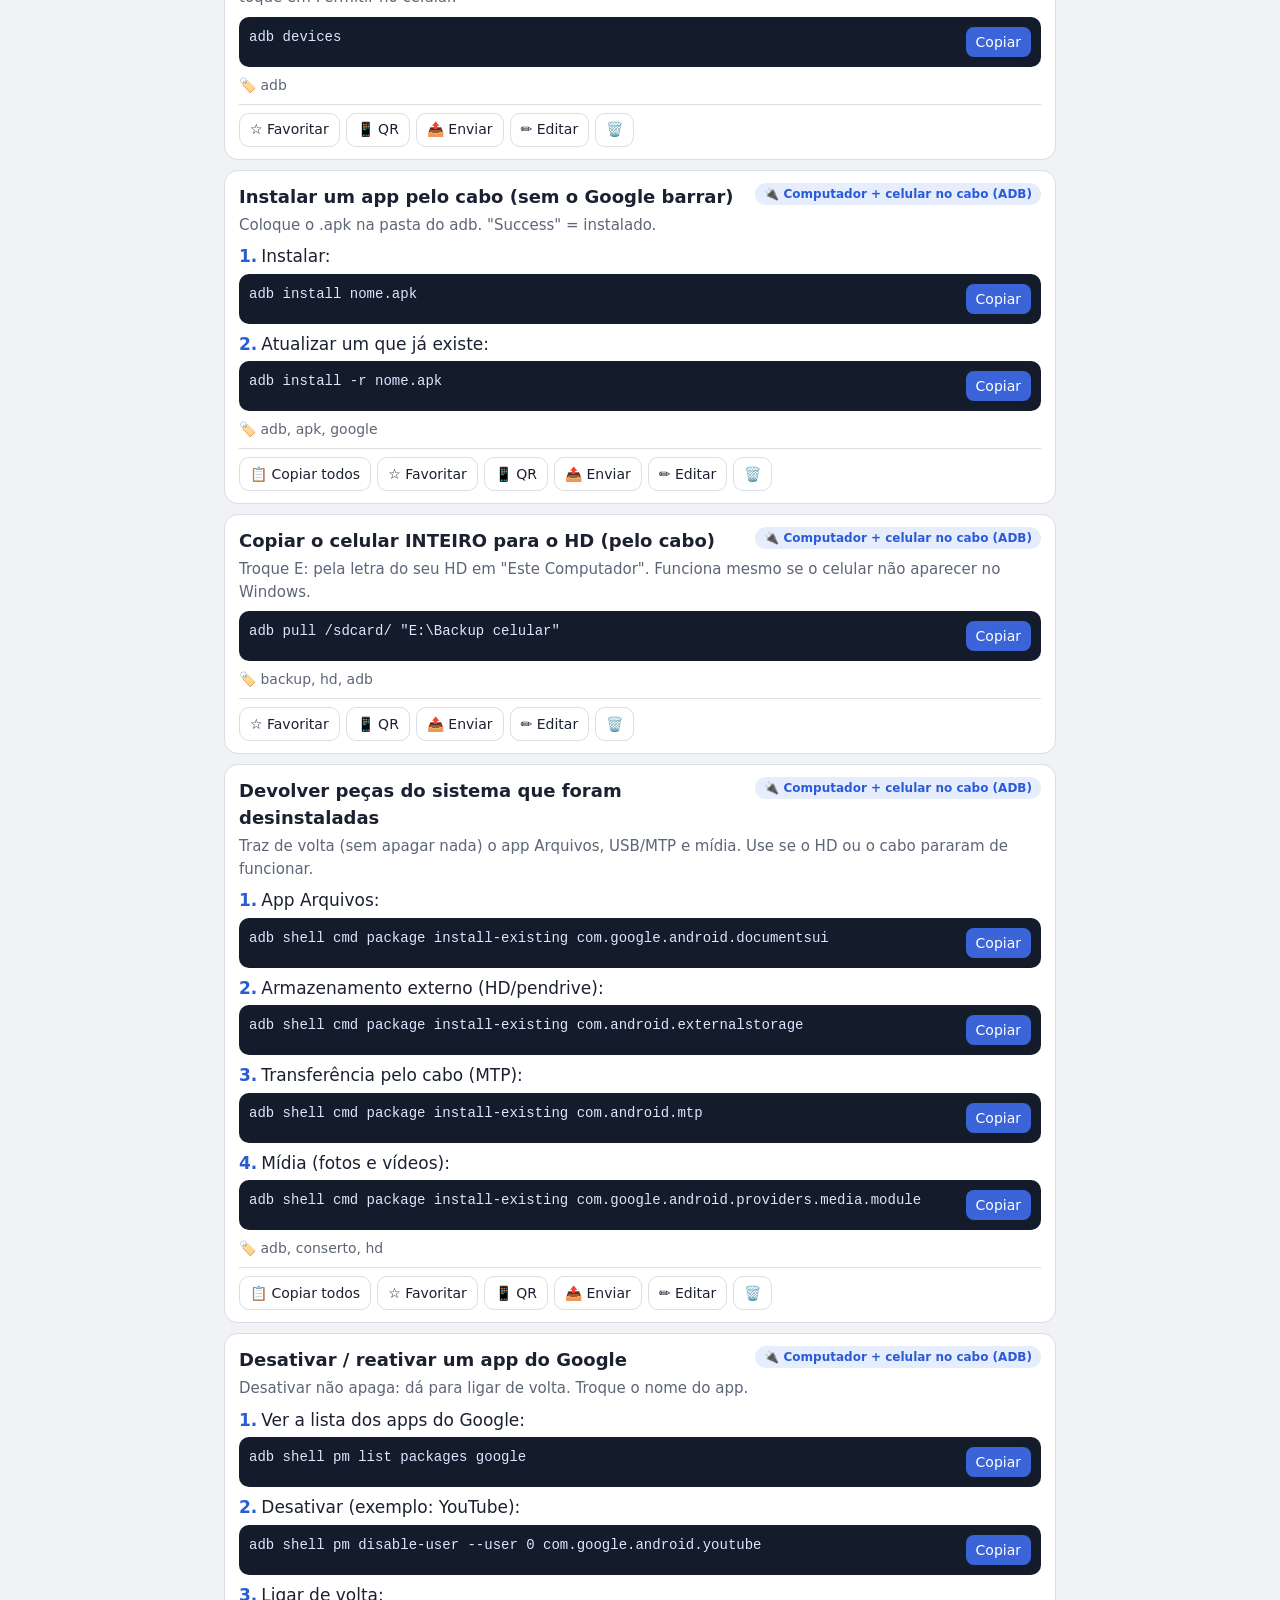
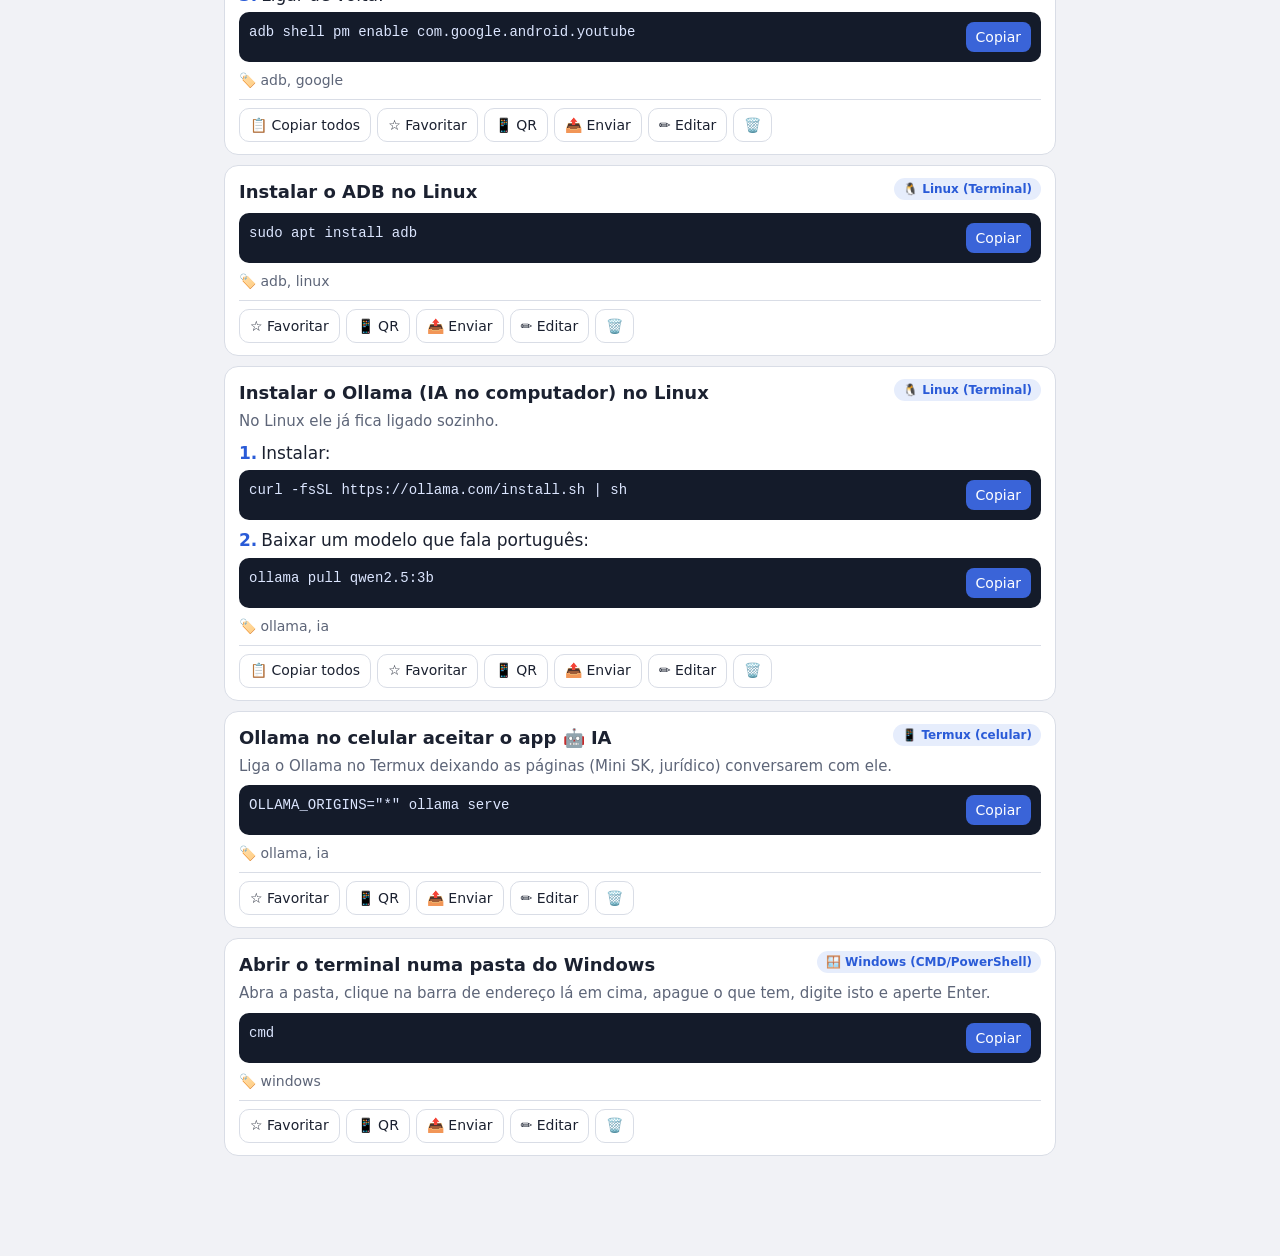
<file: app/ferramentas/colecionador.html>
<!doctype html>
<html lang="pt-BR">
<head>
<meta charset="utf-8">
<meta name="viewport" content="width=device-width, initial-scale=1">
<meta name="theme-color" content="#1d2a44">
<title>Colecionador de Comandos</title>
<style>
:root { --bg:#f1f2f6; --p:#fff; --f:#1b2130; --m:#5d6578; --l:#d9dde6; --az:#2a5bd7; --azc:#e6edfc; --v:#1f6b4f; --vc:#e3f1e9; --a:#fff3d3; --r:#a3332a; --rc:#fbe6e3; --cod:#141b2a; --codf:#dce6ff; }
@media (prefers-color-scheme: dark) { :root:not([data-theme="light"]) { --bg:#10141c; --p:#181f2b; --f:#e8ebf2; --m:#9aa4b7; --l:#2a3343; --az:#7ea2ff; --azc:#1c2742; --v:#6fd1a4; --vc:#1d3329; --a:#33290f; --r:#f0958c; --rc:#3a1f1c; --cod:#0b0f18; color-scheme:dark; } }
* { box-sizing:border-box; }
body { margin:0; background:var(--bg); color:var(--f); font:17px/1.5 system-ui,"Segoe UI",Roboto,sans-serif; }
header { background:#1d2a44; color:#fff; padding:12px 16px; position:sticky; top:0; z-index:5; }
header .linha1 { display:flex; align-items:center; gap:8px; }
header b { font-size:19px; flex:1; }
header small { color:#aebbd6; font-size:13px; }
.busca { display:flex; gap:6px; margin-top:8px; }
.busca input { flex:1; min-width:0; font:inherit; padding:10px 12px; border-radius:10px; border:0; }
.bt { border:1px solid var(--l); background:var(--p); color:var(--f); border-radius:10px; padding:9px 13px; font:inherit; font-size:15px; cursor:pointer; min-height:42px; }
.bt.az { background:var(--az); border-color:var(--az); color:#fff; font-weight:600; }
.bt.r { background:var(--r); border-color:var(--r); color:#fff; }
.bt.mini { min-height:34px; padding:5px 10px; font-size:14px; }
.bt.cab { background:#33456b; border-color:#4a5d86; color:#fff; }
main { max-width:860px; margin:0 auto; padding:10px 14px 90px; }
.acoes { display:flex; gap:6px; flex-wrap:wrap; margin:6px 0 4px; }
.filtros { display:flex; gap:6px; overflow-x:auto; padding:6px 0; }
.filtros button { flex:none; border:1px solid var(--l); background:var(--p); color:var(--f); border-radius:999px; padding:6px 12px; font:inherit; font-size:14px; cursor:pointer; }
.filtros button.on { background:var(--az); border-color:var(--az); color:#fff; }
.item { background:var(--p); border:1px solid var(--l); border-radius:14px; padding:12px 14px; margin:10px 0; }
.item h3 { margin:0 0 4px; font-size:18px; display:flex; gap:8px; align-items:flex-start; }
.item h3 span.t { flex:1; }
.selo { display:inline-block; font-size:12px; font-weight:700; padding:2px 9px; border-radius:999px; background:var(--azc); color:var(--az); white-space:nowrap; }
.exp { color:var(--m); font-size:15px; margin:4px 0; white-space:pre-wrap; }
.passo { margin:8px 0; }
.passo .n { font-weight:700; color:var(--az); margin-right:4px; }
.cmd { display:flex; gap:8px; align-items:flex-start; background:var(--cod); color:var(--codf); border-radius:10px; padding:10px; margin:4px 0; }
.cmd pre { flex:1; min-width:0; margin:0; font:14px/1.5 ui-monospace,Consolas,monospace; white-space:pre-wrap; overflow-wrap:anywhere; }
.cmd button { flex:none; border:0; border-radius:8px; background:#3a64d8; color:#fff; padding:7px 10px; font:14px system-ui; cursor:pointer; }
.perigo { background:var(--rc); color:var(--r); border-radius:8px; padding:6px 10px; font-size:14px; margin:4px 0; }
.rodape-item { display:flex; gap:6px; flex-wrap:wrap; margin-top:8px; border-top:1px solid var(--l); padding-top:8px; }
.mut { color:var(--m); font-size:14px; }
.aviso { background:var(--a); border-radius:10px; padding:10px 12px; font-size:15px; margin:8px 0; }
.ok { background:var(--vc); border-radius:10px; padding:10px 12px; font-size:15px; margin:8px 0; }
dialog { border:0; border-radius:16px; padding:0; width:min(96vw,760px); max-height:92vh; background:var(--p); color:var(--f); box-shadow:0 20px 60px rgba(0,0,0,.35); }
dialog::backdrop { background:rgba(10,15,30,.55); }
.dlg { padding:14px 16px; overflow:auto; max-height:92vh; }
.dlg h2 { margin:0 0 10px; font-size:20px; }
.campo { margin:8px 0; } .campo label { display:block; font-size:14px; font-weight:600; margin-bottom:3px; }
.campo input, .campo select, .campo textarea { width:100%; font:inherit; padding:9px 11px; border-radius:10px; border:1px solid var(--l); background:var(--p); color:var(--f); }
textarea.mono { font:14px/1.5 ui-monospace,Consolas,monospace; }
.passo-ed { border:1px solid var(--l); border-radius:12px; padding:8px 10px; margin:8px 0; background:var(--bg); }
.extraido { border:1px solid var(--l); border-radius:12px; padding:8px 10px; margin:8px 0; }
.extraido.off { opacity:.45; }
.qr { display:flex; justify-content:center; padding:10px; background:#fff; border-radius:12px; }
.qr canvas { width:min(78vw,340px); height:auto; image-rendering:pixelated; }
.vazio { text-align:center; padding:30px 10px; color:var(--m); }
.toast { position:fixed; left:50%; bottom:18px; transform:translateX(-50%); background:#1b2130; color:#fff; padding:10px 16px; border-radius:10px; z-index:99; box-shadow:0 6px 20px rgba(0,0,0,.3); max-width:92vw; }
</style>
</head>
<body>
<header>
  <div class="linha1"><b>🧰 Colecionador de Comandos</b><small id="conta"></small></div>
  <div class="busca"><input type="search" id="q" placeholder="Procurar: backup, adb, ollama…" aria-label="Procurar"><button class="bt cab" id="mic-q" title="Falar">🎤</button></div>
</header>
<main>
  <div class="acoes">
    <button class="bt az" id="b-colar">📥 Colar resposta da IA</button>
    <button class="bt" id="b-novo">＋ Novo</button>
    <button class="bt" id="b-exportar">💾 Guardar cópia</button>
    <button class="bt" id="b-importar">📂 Abrir cópia</button>
    <input type="file" id="arq" accept=".json,application/json,text/plain" hidden>
  </div>
  <div id="lembrete"></div>
  <div class="filtros" id="filtros"></div>
  <div id="lista"></div>
</main>

<!-- editor -->
<dialog id="dlg-ed"><div class="dlg">
  <h2 id="ed-titulo-dlg">Comando</h2>
  <div class="campo"><label>Nome (para achar depois)</label><div style="display:flex;gap:6px"><input id="ed-titulo" placeholder="ex.: Fazer backup do celular"><button class="bt" type="button" data-mic="ed-titulo">🎤</button></div></div>
  <div class="campo"><label>Onde roda</label><select id="ed-onde"></select></div>
  <div class="campo"><label>Para que serve (explicação)</label><textarea id="ed-exp" rows="2" placeholder="ex.: Copia as fotos do celular para o computador pelo Wi-Fi"></textarea></div>
  <div id="ed-passos"></div>
  <button class="bt mini" id="ed-mais" type="button">＋ Mais um passo (comando seguinte)</button>
  <div class="campo"><label>Etiquetas (separadas por vírgula)</label><input id="ed-tags" placeholder="backup, celular"></div>
  <div class="acoes" style="justify-content:flex-end;margin-top:12px"><button class="bt" id="ed-cancelar" type="button">Cancelar</button><button class="bt az" id="ed-salvar" type="button">✅ Salvar</button></div>
</div></dialog>

<!-- colar da IA -->
<dialog id="dlg-colar"><div class="dlg">
  <h2>📥 Colar resposta da IA</h2>
  <p class="mut" style="margin:0 0 6px">Copie a resposta inteira (do Claude, do Gemini…) e cole aqui. Eu separo cada comando com a explicação que veio antes dele.</p>
  <textarea id="colar-txt" rows="8" class="mono" style="width:100%;border-radius:10px;border:1px solid var(--l);padding:10px;background:var(--p);color:var(--f)" placeholder="Cole aqui…"></textarea>
  <div class="acoes"><button class="bt" id="colar-area" type="button">📋 Colar do celular</button><button class="bt az" id="colar-separar" type="button">✂️ Separar os comandos</button></div>
  <div id="colar-res"></div>
  <div class="acoes" style="justify-content:flex-end;margin-top:10px"><button class="bt" id="colar-fechar" type="button">Fechar</button></div>
</div></dialog>

<!-- QR -->
<dialog id="dlg-qr"><div class="dlg" style="text-align:center">
  <h2 id="qr-titulo">📱 Passar para outro aparelho</h2>
  <p class="mut" style="margin:0 0 8px">No outro celular, abra a <b>câmera</b> e aponte para o quadrado. Toque no texto que aparece → <b>Copiar</b>.</p>
  <div class="qr"><canvas id="qr-canvas"></canvas></div>
  <p id="qr-parte" class="mut"></p>
  <div class="acoes" style="justify-content:center"><button class="bt" id="qr-ant" type="button">◀</button><label class="mut" style="display:flex;align-items:center;gap:6px"><input type="checkbox" id="qr-exp"> com explicação</label><button class="bt" id="qr-prox" type="button">▶</button></div>
  <div class="acoes" style="justify-content:center"><button class="bt az" id="qr-fechar" type="button">Fechar</button></div>
</div></dialog>

<script>
/* QRCode for JavaScript — (c) 2009 Kazuhiko Arase — MIT license (www.d-project.com). Empacotado para funcionar sem internet. */
var QRLib=(function(){var M={},C={};function req(n){n=n.replace("./","");if(C[n])return C[n].exports;var m={exports:{}};C[n]=m;M[n](m,m.exports);return m.exports;}
M["QR8bitByte"]=function(module,exports){
var QRMode = req('./QRMode');

function QR8bitByte(data) {
	this.mode = QRMode.MODE_8BIT_BYTE;
	this.data = data;
}

QR8bitByte.prototype = {

	getLength : function() {
		return this.data.length;
	},
	
	write : function(buffer) {
		for (var i = 0; i < this.data.length; i++) {
			// not JIS ...
			buffer.put(this.data.charCodeAt(i), 8);
		}
	}
};

module.exports = QR8bitByte;

};
M["QRBitBuffer"]=function(module,exports){
function QRBitBuffer() {
	this.buffer = [];
	this.length = 0;
}

QRBitBuffer.prototype = {

	get : function(index) {
		var bufIndex = Math.floor(index / 8);
		return ( (this.buffer[bufIndex] >>> (7 - index % 8) ) & 1) == 1;
	},
	
	put : function(num, length) {
		for (var i = 0; i < length; i++) {
			this.putBit( ( (num >>> (length - i - 1) ) & 1) == 1);
		}
	},
	
	getLengthInBits : function() {
		return this.length;
	},
	
	putBit : function(bit) {
	
		var bufIndex = Math.floor(this.length / 8);
		if (this.buffer.length <= bufIndex) {
			this.buffer.push(0);
		}
	
		if (bit) {
			this.buffer[bufIndex] |= (0x80 >>> (this.length % 8) );
		}
	
		this.length++;
	}
};

module.exports = QRBitBuffer;

};
M["QRErrorCorrectLevel"]=function(module,exports){
module.exports = {
	L : 1,
	M : 0,
	Q : 3,
	H : 2
};


};
M["QRMaskPattern"]=function(module,exports){
module.exports = {
	PATTERN000 : 0,
	PATTERN001 : 1,
	PATTERN010 : 2,
	PATTERN011 : 3,
	PATTERN100 : 4,
	PATTERN101 : 5,
	PATTERN110 : 6,
	PATTERN111 : 7
};

};
M["QRMath"]=function(module,exports){
var QRMath = {

	glog : function(n) {
	
		if (n < 1) {
			throw new Error("glog(" + n + ")");
		}
		
		return QRMath.LOG_TABLE[n];
	},
	
	gexp : function(n) {
	
		while (n < 0) {
			n += 255;
		}
	
		while (n >= 256) {
			n -= 255;
		}
	
		return QRMath.EXP_TABLE[n];
	},
	
	EXP_TABLE : new Array(256),
	
	LOG_TABLE : new Array(256)

};
	
for (var i = 0; i < 8; i++) {
	QRMath.EXP_TABLE[i] = 1 << i;
}
for (var i = 8; i < 256; i++) {
	QRMath.EXP_TABLE[i] = QRMath.EXP_TABLE[i - 4]
		^ QRMath.EXP_TABLE[i - 5]
		^ QRMath.EXP_TABLE[i - 6]
		^ QRMath.EXP_TABLE[i - 8];
}
for (var i = 0; i < 255; i++) {
	QRMath.LOG_TABLE[QRMath.EXP_TABLE[i] ] = i;
}

module.exports = QRMath;

};
M["QRMode"]=function(module,exports){
module.exports = {
    MODE_NUMBER :       1 << 0,
    MODE_ALPHA_NUM :    1 << 1,
    MODE_8BIT_BYTE :    1 << 2,
    MODE_KANJI :        1 << 3
};

};
M["QRPolynomial"]=function(module,exports){
var QRMath = req('./QRMath');

function QRPolynomial(num, shift) {
	if (num.length === undefined) {
		throw new Error(num.length + "/" + shift);
	}

	var offset = 0;

	while (offset < num.length && num[offset] === 0) {
		offset++;
	}

	this.num = new Array(num.length - offset + shift);
	for (var i = 0; i < num.length - offset; i++) {
		this.num[i] = num[i + offset];
	}
}

QRPolynomial.prototype = {

	get : function(index) {
		return this.num[index];
	},
	
	getLength : function() {
		return this.num.length;
	},
	
	multiply : function(e) {
	
		var num = new Array(this.getLength() + e.getLength() - 1);
	
		for (var i = 0; i < this.getLength(); i++) {
			for (var j = 0; j < e.getLength(); j++) {
				num[i + j] ^= QRMath.gexp(QRMath.glog(this.get(i) ) + QRMath.glog(e.get(j) ) );
			}
		}
	
		return new QRPolynomial(num, 0);
	},
	
	mod : function(e) {
	
		if (this.getLength() - e.getLength() < 0) {
			return this;
		}
	
		var ratio = QRMath.glog(this.get(0) ) - QRMath.glog(e.get(0) );
	
		var num = new Array(this.getLength() );
		
		for (var i = 0; i < this.getLength(); i++) {
			num[i] = this.get(i);
		}
		
		for (var x = 0; x < e.getLength(); x++) {
			num[x] ^= QRMath.gexp(QRMath.glog(e.get(x) ) + ratio);
		}
	
		// recursive call
		return new QRPolynomial(num, 0).mod(e);
	}
};

module.exports = QRPolynomial;

};
M["QRRSBlock"]=function(module,exports){
var QRErrorCorrectLevel = req('./QRErrorCorrectLevel');

function QRRSBlock(totalCount, dataCount) {
	this.totalCount = totalCount;
	this.dataCount  = dataCount;
}

QRRSBlock.RS_BLOCK_TABLE = [

	// L
	// M
	// Q
	// H

	// 1
	[1, 26, 19],
	[1, 26, 16],
	[1, 26, 13],
	[1, 26, 9],
	
	// 2
	[1, 44, 34],
	[1, 44, 28],
	[1, 44, 22],
	[1, 44, 16],

	// 3
	[1, 70, 55],
	[1, 70, 44],
	[2, 35, 17],
	[2, 35, 13],

	// 4		
	[1, 100, 80],
	[2, 50, 32],
	[2, 50, 24],
	[4, 25, 9],
	
	// 5
	[1, 134, 108],
	[2, 67, 43],
	[2, 33, 15, 2, 34, 16],
	[2, 33, 11, 2, 34, 12],
	
	// 6
	[2, 86, 68],
	[4, 43, 27],
	[4, 43, 19],
	[4, 43, 15],
	
	// 7		
	[2, 98, 78],
	[4, 49, 31],
	[2, 32, 14, 4, 33, 15],
	[4, 39, 13, 1, 40, 14],
	
	// 8
	[2, 121, 97],
	[2, 60, 38, 2, 61, 39],
	[4, 40, 18, 2, 41, 19],
	[4, 40, 14, 2, 41, 15],
	
	// 9
	[2, 146, 116],
	[3, 58, 36, 2, 59, 37],
	[4, 36, 16, 4, 37, 17],
	[4, 36, 12, 4, 37, 13],
	
	// 10		
	[2, 86, 68, 2, 87, 69],
	[4, 69, 43, 1, 70, 44],
	[6, 43, 19, 2, 44, 20],
	[6, 43, 15, 2, 44, 16],

	// 11
	[4, 101, 81],
	[1, 80, 50, 4, 81, 51],
	[4, 50, 22, 4, 51, 23],
	[3, 36, 12, 8, 37, 13],

	// 12
	[2, 116, 92, 2, 117, 93],
	[6, 58, 36, 2, 59, 37],
	[4, 46, 20, 6, 47, 21],
	[7, 42, 14, 4, 43, 15],

	// 13
	[4, 133, 107],
	[8, 59, 37, 1, 60, 38],
	[8, 44, 20, 4, 45, 21],
	[12, 33, 11, 4, 34, 12],

	// 14
	[3, 145, 115, 1, 146, 116],
	[4, 64, 40, 5, 65, 41],
	[11, 36, 16, 5, 37, 17],
	[11, 36, 12, 5, 37, 13],

	// 15
	[5, 109, 87, 1, 110, 88],
	[5, 65, 41, 5, 66, 42],
	[5, 54, 24, 7, 55, 25],
	[11, 36, 12],

	// 16
	[5, 122, 98, 1, 123, 99],
	[7, 73, 45, 3, 74, 46],
	[15, 43, 19, 2, 44, 20],
	[3, 45, 15, 13, 46, 16],

	// 17
	[1, 135, 107, 5, 136, 108],
	[10, 74, 46, 1, 75, 47],
	[1, 50, 22, 15, 51, 23],
	[2, 42, 14, 17, 43, 15],

	// 18
	[5, 150, 120, 1, 151, 121],
	[9, 69, 43, 4, 70, 44],
	[17, 50, 22, 1, 51, 23],
	[2, 42, 14, 19, 43, 15],

	// 19
	[3, 141, 113, 4, 142, 114],
	[3, 70, 44, 11, 71, 45],
	[17, 47, 21, 4, 48, 22],
	[9, 39, 13, 16, 40, 14],

	// 20
	[3, 135, 107, 5, 136, 108],
	[3, 67, 41, 13, 68, 42],
	[15, 54, 24, 5, 55, 25],
	[15, 43, 15, 10, 44, 16],

	// 21
	[4, 144, 116, 4, 145, 117],
	[17, 68, 42],
	[17, 50, 22, 6, 51, 23],
	[19, 46, 16, 6, 47, 17],

	// 22
	[2, 139, 111, 7, 140, 112],
	[17, 74, 46],
	[7, 54, 24, 16, 55, 25],
	[34, 37, 13],

	// 23
	[4, 151, 121, 5, 152, 122],
	[4, 75, 47, 14, 76, 48],
	[11, 54, 24, 14, 55, 25],
	[16, 45, 15, 14, 46, 16],

	// 24
	[6, 147, 117, 4, 148, 118],
	[6, 73, 45, 14, 74, 46],
	[11, 54, 24, 16, 55, 25],
	[30, 46, 16, 2, 47, 17],

	// 25
	[8, 132, 106, 4, 133, 107],
	[8, 75, 47, 13, 76, 48],
	[7, 54, 24, 22, 55, 25],
	[22, 45, 15, 13, 46, 16],

	// 26
	[10, 142, 114, 2, 143, 115],
	[19, 74, 46, 4, 75, 47],
	[28, 50, 22, 6, 51, 23],
	[33, 46, 16, 4, 47, 17],

	// 27
	[8, 152, 122, 4, 153, 123],
	[22, 73, 45, 3, 74, 46],
	[8, 53, 23, 26, 54, 24],
	[12, 45, 15, 28, 46, 16],

	// 28
	[3, 147, 117, 10, 148, 118],
	[3, 73, 45, 23, 74, 46],
	[4, 54, 24, 31, 55, 25],
	[11, 45, 15, 31, 46, 16],

	// 29
	[7, 146, 116, 7, 147, 117],
	[21, 73, 45, 7, 74, 46],
	[1, 53, 23, 37, 54, 24],
	[19, 45, 15, 26, 46, 16],

	// 30
	[5, 145, 115, 10, 146, 116],
	[19, 75, 47, 10, 76, 48],
	[15, 54, 24, 25, 55, 25],
	[23, 45, 15, 25, 46, 16],

	// 31
	[13, 145, 115, 3, 146, 116],
	[2, 74, 46, 29, 75, 47],
	[42, 54, 24, 1, 55, 25],
	[23, 45, 15, 28, 46, 16],

	// 32
	[17, 145, 115],
	[10, 74, 46, 23, 75, 47],
	[10, 54, 24, 35, 55, 25],
	[19, 45, 15, 35, 46, 16],

	// 33
	[17, 145, 115, 1, 146, 116],
	[14, 74, 46, 21, 75, 47],
	[29, 54, 24, 19, 55, 25],
	[11, 45, 15, 46, 46, 16],

	// 34
	[13, 145, 115, 6, 146, 116],
	[14, 74, 46, 23, 75, 47],
	[44, 54, 24, 7, 55, 25],
	[59, 46, 16, 1, 47, 17],

	// 35
	[12, 151, 121, 7, 152, 122],
	[12, 75, 47, 26, 76, 48],
	[39, 54, 24, 14, 55, 25],
	[22, 45, 15, 41, 46, 16],

	// 36
	[6, 151, 121, 14, 152, 122],
	[6, 75, 47, 34, 76, 48],
	[46, 54, 24, 10, 55, 25],
	[2, 45, 15, 64, 46, 16],

	// 37
	[17, 152, 122, 4, 153, 123],
	[29, 74, 46, 14, 75, 47],
	[49, 54, 24, 10, 55, 25],
	[24, 45, 15, 46, 46, 16],

	// 38
	[4, 152, 122, 18, 153, 123],
	[13, 74, 46, 32, 75, 47],
	[48, 54, 24, 14, 55, 25],
	[42, 45, 15, 32, 46, 16],

	// 39
	[20, 147, 117, 4, 148, 118],
	[40, 75, 47, 7, 76, 48],
	[43, 54, 24, 22, 55, 25],
	[10, 45, 15, 67, 46, 16],

	// 40
	[19, 148, 118, 6, 149, 119],
	[18, 75, 47, 31, 76, 48],
	[34, 54, 24, 34, 55, 25],
	[20, 45, 15, 61, 46, 16]
];

QRRSBlock.getRSBlocks = function(typeNumber, errorCorrectLevel) {
	
	var rsBlock = QRRSBlock.getRsBlockTable(typeNumber, errorCorrectLevel);
	
	if (rsBlock === undefined) {
		throw new Error("bad rs block @ typeNumber:" + typeNumber + "/errorCorrectLevel:" + errorCorrectLevel);
	}

	var length = rsBlock.length / 3;
	
	var list = [];
	
	for (var i = 0; i < length; i++) {

		var count = rsBlock[i * 3 + 0];
		var totalCount = rsBlock[i * 3 + 1];
		var dataCount  = rsBlock[i * 3 + 2];

		for (var j = 0; j < count; j++) {
			list.push(new QRRSBlock(totalCount, dataCount) );	
		}
	}
	
	return list;
};

QRRSBlock.getRsBlockTable = function(typeNumber, errorCorrectLevel) {

	switch(errorCorrectLevel) {
	case QRErrorCorrectLevel.L :
		return QRRSBlock.RS_BLOCK_TABLE[(typeNumber - 1) * 4 + 0];
	case QRErrorCorrectLevel.M :
		return QRRSBlock.RS_BLOCK_TABLE[(typeNumber - 1) * 4 + 1];
	case QRErrorCorrectLevel.Q :
		return QRRSBlock.RS_BLOCK_TABLE[(typeNumber - 1) * 4 + 2];
	case QRErrorCorrectLevel.H :
		return QRRSBlock.RS_BLOCK_TABLE[(typeNumber - 1) * 4 + 3];
	default :
		return undefined;
	}
};

module.exports = QRRSBlock;

};
M["QRUtil"]=function(module,exports){
var QRMode = req('./QRMode');
var QRPolynomial = req('./QRPolynomial');
var QRMath = req('./QRMath');
var QRMaskPattern = req('./QRMaskPattern');

var QRUtil = {

    PATTERN_POSITION_TABLE : [
        [],
        [6, 18],
        [6, 22],
        [6, 26],
        [6, 30],
        [6, 34],
        [6, 22, 38],
        [6, 24, 42],
        [6, 26, 46],
        [6, 28, 50],
        [6, 30, 54],        
        [6, 32, 58],
        [6, 34, 62],
        [6, 26, 46, 66],
        [6, 26, 48, 70],
        [6, 26, 50, 74],
        [6, 30, 54, 78],
        [6, 30, 56, 82],
        [6, 30, 58, 86],
        [6, 34, 62, 90],
        [6, 28, 50, 72, 94],
        [6, 26, 50, 74, 98],
        [6, 30, 54, 78, 102],
        [6, 28, 54, 80, 106],
        [6, 32, 58, 84, 110],
        [6, 30, 58, 86, 114],
        [6, 34, 62, 90, 118],
        [6, 26, 50, 74, 98, 122],
        [6, 30, 54, 78, 102, 126],
        [6, 26, 52, 78, 104, 130],
        [6, 30, 56, 82, 108, 134],
        [6, 34, 60, 86, 112, 138],
        [6, 30, 58, 86, 114, 142],
        [6, 34, 62, 90, 118, 146],
        [6, 30, 54, 78, 102, 126, 150],
        [6, 24, 50, 76, 102, 128, 154],
        [6, 28, 54, 80, 106, 132, 158],
        [6, 32, 58, 84, 110, 136, 162],
        [6, 26, 54, 82, 110, 138, 166],
        [6, 30, 58, 86, 114, 142, 170]
    ],

    G15 : (1 << 10) | (1 << 8) | (1 << 5) | (1 << 4) | (1 << 2) | (1 << 1) | (1 << 0),
    G18 : (1 << 12) | (1 << 11) | (1 << 10) | (1 << 9) | (1 << 8) | (1 << 5) | (1 << 2) | (1 << 0),
    G15_MASK : (1 << 14) | (1 << 12) | (1 << 10)    | (1 << 4) | (1 << 1),

    getBCHTypeInfo : function(data) {
        var d = data << 10;
        while (QRUtil.getBCHDigit(d) - QRUtil.getBCHDigit(QRUtil.G15) >= 0) {
            d ^= (QRUtil.G15 << (QRUtil.getBCHDigit(d) - QRUtil.getBCHDigit(QRUtil.G15) ) );    
        }
        return ( (data << 10) | d) ^ QRUtil.G15_MASK;
    },

    getBCHTypeNumber : function(data) {
        var d = data << 12;
        while (QRUtil.getBCHDigit(d) - QRUtil.getBCHDigit(QRUtil.G18) >= 0) {
            d ^= (QRUtil.G18 << (QRUtil.getBCHDigit(d) - QRUtil.getBCHDigit(QRUtil.G18) ) );    
        }
        return (data << 12) | d;
    },

    getBCHDigit : function(data) {

        var digit = 0;

        while (data !== 0) {
            digit++;
            data >>>= 1;
        }

        return digit;
    },

    getPatternPosition : function(typeNumber) {
        return QRUtil.PATTERN_POSITION_TABLE[typeNumber - 1];
    },

    getMask : function(maskPattern, i, j) {
        
        switch (maskPattern) {
            
        case QRMaskPattern.PATTERN000 : return (i + j) % 2 === 0;
        case QRMaskPattern.PATTERN001 : return i % 2 === 0;
        case QRMaskPattern.PATTERN010 : return j % 3 === 0;
        case QRMaskPattern.PATTERN011 : return (i + j) % 3 === 0;
        case QRMaskPattern.PATTERN100 : return (Math.floor(i / 2) + Math.floor(j / 3) ) % 2 === 0;
        case QRMaskPattern.PATTERN101 : return (i * j) % 2 + (i * j) % 3 === 0;
        case QRMaskPattern.PATTERN110 : return ( (i * j) % 2 + (i * j) % 3) % 2 === 0;
        case QRMaskPattern.PATTERN111 : return ( (i * j) % 3 + (i + j) % 2) % 2 === 0;

        default :
            throw new Error("bad maskPattern:" + maskPattern);
        }
    },

    getErrorCorrectPolynomial : function(errorCorrectLength) {

        var a = new QRPolynomial([1], 0);

        for (var i = 0; i < errorCorrectLength; i++) {
            a = a.multiply(new QRPolynomial([1, QRMath.gexp(i)], 0) );
        }

        return a;
    },

    getLengthInBits : function(mode, type) {

        if (1 <= type && type < 10) {

            // 1 - 9

            switch(mode) {
            case QRMode.MODE_NUMBER     : return 10;
            case QRMode.MODE_ALPHA_NUM  : return 9;
            case QRMode.MODE_8BIT_BYTE  : return 8;
            case QRMode.MODE_KANJI      : return 8;
            default :
                throw new Error("mode:" + mode);
            }

        } else if (type < 27) {

            // 10 - 26

            switch(mode) {
            case QRMode.MODE_NUMBER     : return 12;
            case QRMode.MODE_ALPHA_NUM  : return 11;
            case QRMode.MODE_8BIT_BYTE  : return 16;
            case QRMode.MODE_KANJI      : return 10;
            default :
                throw new Error("mode:" + mode);
            }

        } else if (type < 41) {

            // 27 - 40

            switch(mode) {
            case QRMode.MODE_NUMBER     : return 14;
            case QRMode.MODE_ALPHA_NUM  : return 13;
            case QRMode.MODE_8BIT_BYTE  : return 16;
            case QRMode.MODE_KANJI      : return 12;
            default :
                throw new Error("mode:" + mode);
            }

        } else {
            throw new Error("type:" + type);
        }
    },

    getLostPoint : function(qrCode) {
        
        var moduleCount = qrCode.getModuleCount();
        var lostPoint = 0;
        var row = 0; 
        var col = 0;

        
        // LEVEL1
        
        for (row = 0; row < moduleCount; row++) {

            for (col = 0; col < moduleCount; col++) {

                var sameCount = 0;
                var dark = qrCode.isDark(row, col);

                for (var r = -1; r <= 1; r++) {

                    if (row + r < 0 || moduleCount <= row + r) {
                        continue;
                    }

                    for (var c = -1; c <= 1; c++) {

                        if (col + c < 0 || moduleCount <= col + c) {
                            continue;
                        }

                        if (r === 0 && c === 0) {
                            continue;
                        }

                        if (dark === qrCode.isDark(row + r, col + c) ) {
                            sameCount++;
                        }
                    }
                }

                if (sameCount > 5) {
                    lostPoint += (3 + sameCount - 5);
                }
            }
        }

        // LEVEL2

        for (row = 0; row < moduleCount - 1; row++) {
            for (col = 0; col < moduleCount - 1; col++) {
                var count = 0;
                if (qrCode.isDark(row,     col    ) ) count++;
                if (qrCode.isDark(row + 1, col    ) ) count++;
                if (qrCode.isDark(row,     col + 1) ) count++;
                if (qrCode.isDark(row + 1, col + 1) ) count++;
                if (count === 0 || count === 4) {
                    lostPoint += 3;
                }
            }
        }

        // LEVEL3

        for (row = 0; row < moduleCount; row++) {
            for (col = 0; col < moduleCount - 6; col++) {
                if (qrCode.isDark(row, col) && 
                        !qrCode.isDark(row, col + 1) && 
                         qrCode.isDark(row, col + 2) && 
                         qrCode.isDark(row, col + 3) && 
                         qrCode.isDark(row, col + 4) && 
                        !qrCode.isDark(row, col + 5) && 
                         qrCode.isDark(row, col + 6) ) {
                    lostPoint += 40;
                }
            }
        }

        for (col = 0; col < moduleCount; col++) {
            for (row = 0; row < moduleCount - 6; row++) {
                if (qrCode.isDark(row, col) &&
                        !qrCode.isDark(row + 1, col) &&
                         qrCode.isDark(row + 2, col) &&
                         qrCode.isDark(row + 3, col) &&
                         qrCode.isDark(row + 4, col) &&
                        !qrCode.isDark(row + 5, col) &&
                         qrCode.isDark(row + 6, col) ) {
                    lostPoint += 40;
                }
            }
        }

        // LEVEL4
        
        var darkCount = 0;

        for (col = 0; col < moduleCount; col++) {
            for (row = 0; row < moduleCount; row++) {
                if (qrCode.isDark(row, col) ) {
                    darkCount++;
                }
            }
        }
        
        var ratio = Math.abs(100 * darkCount / moduleCount / moduleCount - 50) / 5;
        lostPoint += ratio * 10;

        return lostPoint;       
    }

};

module.exports = QRUtil;

};
M["index"]=function(module,exports){
//---------------------------------------------------------------------
// QRCode for JavaScript
//
// Copyright (c) 2009 Kazuhiko Arase
//
// URL: http://www.d-project.com/
//
// Licensed under the MIT license:
//   http://www.opensource.org/licenses/mit-license.php
//
// The word "QR Code" is registered trademark of 
// DENSO WAVE INCORPORATED
//   http://www.denso-wave.com/qrcode/faqpatent-e.html
//
//---------------------------------------------------------------------
// Modified to work in node for this project (and some refactoring)
//---------------------------------------------------------------------

var QR8bitByte = req('./QR8bitByte');
var QRUtil = req('./QRUtil');
var QRPolynomial = req('./QRPolynomial');
var QRRSBlock = req('./QRRSBlock');
var QRBitBuffer = req('./QRBitBuffer');

function QRCode(typeNumber, errorCorrectLevel) {
	this.typeNumber = typeNumber;
	this.errorCorrectLevel = errorCorrectLevel;
	this.modules = null;
	this.moduleCount = 0;
	this.dataCache = null;
	this.dataList = [];
}

QRCode.prototype = {
	
	addData : function(data) {
		var newData = new QR8bitByte(data);
		this.dataList.push(newData);
		this.dataCache = null;
	},
	
	isDark : function(row, col) {
		if (row < 0 || this.moduleCount <= row || col < 0 || this.moduleCount <= col) {
			throw new Error(row + "," + col);
		}
		return this.modules[row][col];
	},

	getModuleCount : function() {
		return this.moduleCount;
	},
	
	make : function() {
		// Calculate automatically typeNumber if provided is < 1
		if (this.typeNumber < 1 ){
			var typeNumber = 1;
			for (typeNumber = 1; typeNumber < 40; typeNumber++) {
				var rsBlocks = QRRSBlock.getRSBlocks(typeNumber, this.errorCorrectLevel);

				var buffer = new QRBitBuffer();
				var totalDataCount = 0;
				for (var i = 0; i < rsBlocks.length; i++) {
					totalDataCount += rsBlocks[i].dataCount;
				}

				for (var x = 0; x < this.dataList.length; x++) {
					var data = this.dataList[x];
					buffer.put(data.mode, 4);
					buffer.put(data.getLength(), QRUtil.getLengthInBits(data.mode, typeNumber) );
					data.write(buffer);
				}
				if (buffer.getLengthInBits() <= totalDataCount * 8)
					break;
			}
			this.typeNumber = typeNumber;
		}
		this.makeImpl(false, this.getBestMaskPattern() );
	},
	
	makeImpl : function(test, maskPattern) {
		
		this.moduleCount = this.typeNumber * 4 + 17;
		this.modules = new Array(this.moduleCount);
		
		for (var row = 0; row < this.moduleCount; row++) {
			
			this.modules[row] = new Array(this.moduleCount);
			
			for (var col = 0; col < this.moduleCount; col++) {
				this.modules[row][col] = null;//(col + row) % 3;
			}
		}
	
		this.setupPositionProbePattern(0, 0);
		this.setupPositionProbePattern(this.moduleCount - 7, 0);
		this.setupPositionProbePattern(0, this.moduleCount - 7);
		this.setupPositionAdjustPattern();
		this.setupTimingPattern();
		this.setupTypeInfo(test, maskPattern);
		
		if (this.typeNumber >= 7) {
			this.setupTypeNumber(test);
		}
	
		if (this.dataCache === null) {
			this.dataCache = QRCode.createData(this.typeNumber, this.errorCorrectLevel, this.dataList);
		}
	
		this.mapData(this.dataCache, maskPattern);
	},

	setupPositionProbePattern : function(row, col)  {
		
		for (var r = -1; r <= 7; r++) {
			
			if (row + r <= -1 || this.moduleCount <= row + r) continue;
			
			for (var c = -1; c <= 7; c++) {
				
				if (col + c <= -1 || this.moduleCount <= col + c) continue;
				
				if ( (0 <= r && r <= 6 && (c === 0 || c === 6) ) || 
                     (0 <= c && c <= 6 && (r === 0 || r === 6) ) || 
                     (2 <= r && r <= 4 && 2 <= c && c <= 4) ) {
					this.modules[row + r][col + c] = true;
				} else {
					this.modules[row + r][col + c] = false;
				}
			}		
		}		
	},
	
	getBestMaskPattern : function() {
	
		var minLostPoint = 0;
		var pattern = 0;
	
		for (var i = 0; i < 8; i++) {
			
			this.makeImpl(true, i);
	
			var lostPoint = QRUtil.getLostPoint(this);
	
			if (i === 0 || minLostPoint >  lostPoint) {
				minLostPoint = lostPoint;
				pattern = i;
			}
		}
	
		return pattern;
	},
	
	createMovieClip : function(target_mc, instance_name, depth) {
	
		var qr_mc = target_mc.createEmptyMovieClip(instance_name, depth);
		var cs = 1;
	
		this.make();

		for (var row = 0; row < this.modules.length; row++) {
			
			var y = row * cs;
			
			for (var col = 0; col < this.modules[row].length; col++) {
	
				var x = col * cs;
				var dark = this.modules[row][col];
			
				if (dark) {
					qr_mc.beginFill(0, 100);
					qr_mc.moveTo(x, y);
					qr_mc.lineTo(x + cs, y);
					qr_mc.lineTo(x + cs, y + cs);
					qr_mc.lineTo(x, y + cs);
					qr_mc.endFill();
				}
			}
		}
		
		return qr_mc;
	},

	setupTimingPattern : function() {
		
		for (var r = 8; r < this.moduleCount - 8; r++) {
			if (this.modules[r][6] !== null) {
				continue;
			}
			this.modules[r][6] = (r % 2 === 0);
		}
	
		for (var c = 8; c < this.moduleCount - 8; c++) {
			if (this.modules[6][c] !== null) {
				continue;
			}
			this.modules[6][c] = (c % 2 === 0);
		}
	},
	
	setupPositionAdjustPattern : function() {
	
		var pos = QRUtil.getPatternPosition(this.typeNumber);
		
		for (var i = 0; i < pos.length; i++) {
		
			for (var j = 0; j < pos.length; j++) {
			
				var row = pos[i];
				var col = pos[j];
				
				if (this.modules[row][col] !== null) {
					continue;
				}
				
				for (var r = -2; r <= 2; r++) {
				
					for (var c = -2; c <= 2; c++) {
					
						if (Math.abs(r) === 2 || 
                            Math.abs(c) === 2 ||
                            (r === 0 && c === 0) ) {
							this.modules[row + r][col + c] = true;
						} else {
							this.modules[row + r][col + c] = false;
						}
					}
				}
			}
		}
	},
	
	setupTypeNumber : function(test) {
	
		var bits = QRUtil.getBCHTypeNumber(this.typeNumber);
        var mod;
	
		for (var i = 0; i < 18; i++) {
			mod = (!test && ( (bits >> i) & 1) === 1);
			this.modules[Math.floor(i / 3)][i % 3 + this.moduleCount - 8 - 3] = mod;
		}
	
		for (var x = 0; x < 18; x++) {
			mod = (!test && ( (bits >> x) & 1) === 1);
			this.modules[x % 3 + this.moduleCount - 8 - 3][Math.floor(x / 3)] = mod;
		}
	},
	
	setupTypeInfo : function(test, maskPattern) {
	
		var data = (this.errorCorrectLevel << 3) | maskPattern;
		var bits = QRUtil.getBCHTypeInfo(data);
        var mod;
	
		// vertical		
		for (var v = 0; v < 15; v++) {
	
			mod = (!test && ( (bits >> v) & 1) === 1);
	
			if (v < 6) {
				this.modules[v][8] = mod;
			} else if (v < 8) {
				this.modules[v + 1][8] = mod;
			} else {
				this.modules[this.moduleCount - 15 + v][8] = mod;
			}
		}
	
		// horizontal
		for (var h = 0; h < 15; h++) {
	
			mod = (!test && ( (bits >> h) & 1) === 1);
			
			if (h < 8) {
				this.modules[8][this.moduleCount - h - 1] = mod;
			} else if (h < 9) {
				this.modules[8][15 - h - 1 + 1] = mod;
			} else {
				this.modules[8][15 - h - 1] = mod;
			}
		}
	
		// fixed module
		this.modules[this.moduleCount - 8][8] = (!test);
	
	},
	
	mapData : function(data, maskPattern) {
		
		var inc = -1;
		var row = this.moduleCount - 1;
		var bitIndex = 7;
		var byteIndex = 0;
		
		for (var col = this.moduleCount - 1; col > 0; col -= 2) {
	
			if (col === 6) col--;
	
			while (true) {
	
				for (var c = 0; c < 2; c++) {
					
					if (this.modules[row][col - c] === null) {
						
						var dark = false;
	
						if (byteIndex < data.length) {
							dark = ( ( (data[byteIndex] >>> bitIndex) & 1) === 1);
						}
	
						var mask = QRUtil.getMask(maskPattern, row, col - c);
	
						if (mask) {
							dark = !dark;
						}
						
						this.modules[row][col - c] = dark;
						bitIndex--;
	
						if (bitIndex === -1) {
							byteIndex++;
							bitIndex = 7;
						}
					}
				}
								
				row += inc;
	
				if (row < 0 || this.moduleCount <= row) {
					row -= inc;
					inc = -inc;
					break;
				}
			}
		}
		
	}

};

QRCode.PAD0 = 0xEC;
QRCode.PAD1 = 0x11;

QRCode.createData = function(typeNumber, errorCorrectLevel, dataList) {
	
	var rsBlocks = QRRSBlock.getRSBlocks(typeNumber, errorCorrectLevel);
	
	var buffer = new QRBitBuffer();
	
	for (var i = 0; i < dataList.length; i++) {
		var data = dataList[i];
		buffer.put(data.mode, 4);
		buffer.put(data.getLength(), QRUtil.getLengthInBits(data.mode, typeNumber) );
		data.write(buffer);
	}

	// calc num max data.
	var totalDataCount = 0;
	for (var x = 0; x < rsBlocks.length; x++) {
		totalDataCount += rsBlocks[x].dataCount;
	}

	if (buffer.getLengthInBits() > totalDataCount * 8) {
		throw new Error("code length overflow. (" + 
            buffer.getLengthInBits() + 
            ">" +  
            totalDataCount * 8 + 
            ")");
	}

	// end code
	if (buffer.getLengthInBits() + 4 <= totalDataCount * 8) {
		buffer.put(0, 4);
	}

	// padding
	while (buffer.getLengthInBits() % 8 !== 0) {
		buffer.putBit(false);
	}

	// padding
	while (true) {
		
		if (buffer.getLengthInBits() >= totalDataCount * 8) {
			break;
		}
		buffer.put(QRCode.PAD0, 8);
		
		if (buffer.getLengthInBits() >= totalDataCount * 8) {
			break;
		}
		buffer.put(QRCode.PAD1, 8);
	}

	return QRCode.createBytes(buffer, rsBlocks);
};

QRCode.createBytes = function(buffer, rsBlocks) {

	var offset = 0;
	
	var maxDcCount = 0;
	var maxEcCount = 0;
	
	var dcdata = new Array(rsBlocks.length);
	var ecdata = new Array(rsBlocks.length);
	
	for (var r = 0; r < rsBlocks.length; r++) {

		var dcCount = rsBlocks[r].dataCount;
		var ecCount = rsBlocks[r].totalCount - dcCount;

		maxDcCount = Math.max(maxDcCount, dcCount);
		maxEcCount = Math.max(maxEcCount, ecCount);
		
		dcdata[r] = new Array(dcCount);
		
		for (var i = 0; i < dcdata[r].length; i++) {
			dcdata[r][i] = 0xff & buffer.buffer[i + offset];
		}
		offset += dcCount;
		
		var rsPoly = QRUtil.getErrorCorrectPolynomial(ecCount);
		var rawPoly = new QRPolynomial(dcdata[r], rsPoly.getLength() - 1);

		var modPoly = rawPoly.mod(rsPoly);
		ecdata[r] = new Array(rsPoly.getLength() - 1);
		for (var x = 0; x < ecdata[r].length; x++) {
            var modIndex = x + modPoly.getLength() - ecdata[r].length;
			ecdata[r][x] = (modIndex >= 0)? modPoly.get(modIndex) : 0;
		}

	}
	
	var totalCodeCount = 0;
	for (var y = 0; y < rsBlocks.length; y++) {
		totalCodeCount += rsBlocks[y].totalCount;
	}

	var data = new Array(totalCodeCount);
	var index = 0;

	for (var z = 0; z < maxDcCount; z++) {
		for (var s = 0; s < rsBlocks.length; s++) {
			if (z < dcdata[s].length) {
				data[index++] = dcdata[s][z];
			}
		}
	}

	for (var xx = 0; xx < maxEcCount; xx++) {
		for (var t = 0; t < rsBlocks.length; t++) {
			if (xx < ecdata[t].length) {
				data[index++] = ecdata[t][xx];
			}
		}
	}

	return data;

};

module.exports = QRCode;

};
var QRCode=req("index");var NIVEL=req("QRErrorCorrectLevel");return {QRCode:QRCode,NIVEL:NIVEL};})();
</script>
<script>
(function () {
  'use strict';
  const $ = (s, el) => (el || document).querySelector(s);
  const esc = (s) => String(s == null ? '' : s).replace(/[&<>"']/g, (c) => ({ '&': '&amp;', '<': '&lt;', '>': '&gt;', '"': '&quot;', "'": '&#39;' }[c]));
  const semAcento = (s) => String(s || '').toLowerCase().normalize('NFD').replace(/[\u0300-\u036f]/g, '');
  const uid = () => Date.now().toString(36) + Math.random().toString(36).slice(2, 7);
  const toast = (t) => { const d = document.createElement('div'); d.className = 'toast'; d.textContent = t; document.body.appendChild(d); setTimeout(() => d.remove(), 2200); };

  const ONDE = {
    termux: '📱 Termux (celular)',
    windows: '🪟 Windows (CMD/PowerShell)',
    linux: '🐧 Linux (Terminal)',
    adb: '🔌 Computador + celular no cabo (ADB)',
    qualquer: '💻 Qualquer terminal',
    outro: '🧭 Instrução / outro',
  };
  const PERIGO = /\brm\s+-[a-z]*[rf]|\bformat\b|\bmkfs|\bdel\s+\/[sqf]|\brmdir\s+\/s|\brd\s+\/s|drop\s+(table|database)|\btruncate\s+table|\bdd\s+if=|fastboot\s+(flash|erase|oem\s+unlock|flashing\s+unlock|-w)|>\s*\/dev\/(sd|block)|pm\s+uninstall|reset\s+--hard|\bdiskpart\b/im;

  // ── guardar ──
  const CHAVE = 'colecionador:v1';
  const ler = () => { try { return JSON.parse(localStorage.getItem(CHAVE)); } catch (e) { return null; } };
  let dados = ler() || { itens: semente(), ultimoExport: 0, mudou: false };
  function salvar(mudou) { if (mudou !== false) dados.mudou = true; try { localStorage.setItem(CHAVE, JSON.stringify(dados)); } catch (e) { toast('⚠️ Não consegui guardar neste navegador. Use 💾 Guardar cópia.'); } }

  // ── copiar ──
  async function copiar(t) {
    try { await navigator.clipboard.writeText(t); toast('Copiado ✓ Agora é só colar.'); return; } catch (e) {}
    const ta = document.createElement('textarea'); ta.value = t; ta.style.position = 'fixed'; ta.style.opacity = '0'; document.body.appendChild(ta); ta.select();
    try { document.execCommand('copy'); toast('Copiado ✓'); } catch (e) { prompt('Copie:', t); } ta.remove();
  }

  // ── adivinhar onde roda ──
  function adivinhar(cmd, lang) {
    const c = String(cmd), l = String(lang || '').toLowerCase();
    if (/^\s*(adb|fastboot)\b/m.test(c)) return 'adb';
    if (/\b(pkg|termux-[a-z-]+)\b|~\/storage|com\.termux/.test(c)) return 'termux';
    if (/^(powershell|ps1|bat|cmd|batch)$/.test(l) || /[A-Z]:\\|\.exe\b|\bwinget\b|\bdir\s|\bcopy\s|\brobocopy\b|\$env:|Get-[A-Z]/.test(c)) return 'windows';
    if (/\bsudo\b|\bapt(-get)?\s|\bsystemctl\b|\.sh\b|\|\s*sh\b|\bchmod\b/.test(c)) return 'linux';
    if (/^(bash|sh|shell|zsh|console|terminal)$/.test(l) || /\b(npm|npx|node|git|python3?|pip|ollama|curl)\b/.test(c)) return 'qualquer';
    return 'qualquer';
  }

  // ── mostrar ──
  let filtro = 'todos';
  function desenharFiltros() {
    const n = (k) => dados.itens.filter((i) => k === 'fav' ? i.fav : i.onde === k).length;
    const ops = [['todos', '📚 Todos (' + dados.itens.length + ')'], ['fav', '⭐ Favoritos (' + n('fav') + ')']].concat(Object.keys(ONDE).filter((k) => n(k)).map((k) => [k, ONDE[k] + ' (' + n(k) + ')']));
    $('#filtros').innerHTML = ops.map(([k, t]) => '<button data-f="' + k + '" class="' + (filtro === k ? 'on' : '') + '">' + esc(t) + '</button>').join('');
  }
  function desenhar() {
    desenharFiltros();
    const q = semAcento($('#q').value.trim());
    let l = dados.itens.slice();
    if (filtro === 'fav') l = l.filter((i) => i.fav); else if (filtro !== 'todos') l = l.filter((i) => i.onde === filtro);
    if (q) l = l.filter((i) => q.split(/\s+/).every((p) => semAcento([i.titulo, i.explicacao, (i.tags || []).join(' '), i.passos.map((x) => x.explica + ' ' + x.cmd).join(' ')].join(' ')).includes(p)));
    l.sort((a, b) => (b.fav - a.fav) || (b.usado || 0) - (a.usado || 0) || b.criado - a.criado);
    $('#conta').textContent = dados.itens.length + ' guardados';
    $('#lista').innerHTML = l.length ? l.map(cartao).join('') : '<div class="vazio">' + (q ? 'Nada achado para “' + esc($('#q').value) + '”.' : 'Nada aqui ainda. Toque em 📥 Colar resposta da IA.') + '</div>';
    lembrete();
  }
  function cartao(i) {
    const perigoso = i.passos.some((p) => PERIGO.test(p.cmd));
    return '<div class="item" data-id="' + i.id + '"><h3><span class="t">' + esc(i.titulo) + '</span><span class="selo">' + esc(ONDE[i.onde] || ONDE.outro) + '</span></h3>' +
      (i.explicacao ? '<div class="exp">' + esc(i.explicacao) + '</div>' : '') +
      (perigoso ? '<div class="perigo">⚠️ Tem comando que <b>apaga ou muda coisas importantes</b>. Leia com calma antes de rodar.</div>' : '') +
      i.passos.map((p, k) => '<div class="passo">' + (p.explica ? '<div><span class="n">' + (i.passos.length > 1 ? (k + 1) + '.' : '') + '</span>' + esc(p.explica) + '</div>' : '') +
        (p.cmd ? '<div class="cmd"><pre>' + esc(p.cmd) + '</pre><button data-copiar="' + k + '">Copiar</button></div>' : '') + '</div>').join('') +
      ((i.tags || []).length ? '<div class="mut">🏷️ ' + i.tags.map(esc).join(', ') + '</div>' : '') +
      '<div class="rodape-item">' +
      (i.passos.filter((p) => p.cmd).length > 1 ? '<button class="bt mini" data-a="tudo">📋 Copiar todos</button>' : '') +
      '<button class="bt mini" data-a="fav">' + (i.fav ? '⭐ Favorito' : '☆ Favoritar') + '</button>' +
      '<button class="bt mini" data-a="qr">📱 QR</button><button class="bt mini" data-a="enviar">📤 Enviar</button>' +
      '<button class="bt mini" data-a="editar">✏️ Editar</button><button class="bt mini" data-a="apagar">🗑️</button></div></div>';
  }
  function lembrete() {
    const dias = (Date.now() - (dados.ultimoExport || 0)) / 864e5;
    $('#lembrete').innerHTML = dados.mudou && dias > 7 ? '<div class="aviso">💾 Faz tempo que você não guarda uma cópia. Toque em <b>💾 Guardar cópia</b> e salve o arquivo no HD ou no outro celular. Se o navegador for limpo, é a cópia que salva tudo.</div>' : '';
  }

  document.addEventListener('click', (e) => {
    const f = e.target.closest('[data-f]'); if (f) { filtro = f.dataset.f; desenhar(); return; }
    const card = e.target.closest('.item'); if (!card) return;
    const it = dados.itens.find((x) => x.id === card.dataset.id); if (!it) return;
    const c = e.target.closest('[data-copiar]');
    if (c) { copiar(it.passos[+c.dataset.copiar].cmd); it.usado = Date.now(); salvar(false); return; }
    const a = e.target.closest('[data-a]'); if (!a) return;
    const ac = a.dataset.a;
    if (ac === 'tudo') { copiar(it.passos.filter((p) => p.cmd).map((p) => p.cmd).join('\n')); it.usado = Date.now(); salvar(false); }
    if (ac === 'fav') { it.fav = !it.fav; salvar(); desenhar(); }
    if (ac === 'editar') abrirEditor(it);
    if (ac === 'apagar' && confirm('Apagar “' + it.titulo + '” da coleção?')) { dados.itens = dados.itens.filter((x) => x !== it); salvar(); desenhar(); toast('Apagado.'); }
    if (ac === 'qr') abrirQR(it);
    if (ac === 'enviar') { const t = textoDoItem(it, true); if (navigator.share) navigator.share({ title: it.titulo, text: t }).catch(() => {}); else copiar(t); }
  });
  function textoDoItem(it, comExp) {
    let t = '# ' + it.titulo + '\n' + (comExp && it.explicacao ? it.explicacao + '\n' : '');
    it.passos.forEach((p, k) => { if (comExp && p.explica) t += '\n' + (it.passos.length > 1 ? (k + 1) + '. ' : '') + p.explica + '\n'; if (p.cmd) t += '```\n' + p.cmd + '\n```\n'; });
    return t;
  }

  // ── editor ──
  let editando = null;
  $('#ed-onde').innerHTML = Object.entries(ONDE).map(([k, v]) => '<option value="' + k + '">' + v + '</option>').join('');
  function passoEd(p, k) {
    return '<div class="passo-ed" data-k="' + k + '"><div class="campo"><label>Passo ' + (k + 1) + ': o que faz</label><input class="pe-exp" value="' + esc(p.explica) + '" placeholder="ex.: Libera o Termux a ver os arquivos"></div>' +
      '<div class="campo"><label>Comando (pode ter várias linhas)</label><textarea class="pe-cmd mono" rows="3" spellcheck="false" autocapitalize="off" placeholder="ex.: termux-setup-storage">' + esc(p.cmd) + '</textarea></div>' +
      '<button class="bt mini" type="button" data-tirar-passo="' + k + '">✕ tirar este passo</button></div>';
  }
  function lerPassosEd() { return Array.from(document.querySelectorAll('#ed-passos .passo-ed')).map((d) => ({ explica: $('.pe-exp', d).value.trim(), cmd: $('.pe-cmd', d).value.replace(/\s+$/, '') })); }
  function abrirEditor(it) {
    editando = it || null;
    const x = it || { titulo: '', onde: 'qualquer', explicacao: '', passos: [{ explica: '', cmd: '' }], tags: [] };
    $('#ed-titulo-dlg').textContent = it ? '✏️ Editar' : '＋ Novo comando';
    $('#ed-titulo').value = x.titulo; $('#ed-onde').value = x.onde; $('#ed-exp').value = x.explicacao || ''; $('#ed-tags').value = (x.tags || []).join(', ');
    $('#ed-passos').innerHTML = x.passos.map(passoEd).join('');
    $('#dlg-ed').showModal();
  }
  $('#ed-mais').onclick = () => { const ps = lerPassosEd(); ps.push({ explica: '', cmd: '' }); $('#ed-passos').innerHTML = ps.map(passoEd).join(''); };
  $('#ed-passos').addEventListener('click', (e) => { const b = e.target.closest('[data-tirar-passo]'); if (!b) return; const ps = lerPassosEd(); ps.splice(+b.dataset.tirarPasso, 1); if (!ps.length) ps.push({ explica: '', cmd: '' }); $('#ed-passos').innerHTML = ps.map(passoEd).join(''); });
  $('#ed-cancelar').onclick = () => $('#dlg-ed').close();
  $('#ed-salvar').onclick = () => {
    const passos = lerPassosEd().filter((p) => p.explica || p.cmd);
    const titulo = $('#ed-titulo').value.trim() || (passos[0] && (passos[0].explica || passos[0].cmd.split('\n')[0]).slice(0, 60)) || '';
    if (!titulo || !passos.length) return toast('Coloque pelo menos um nome e um comando.');
    const v = { titulo, onde: $('#ed-onde').value, explicacao: $('#ed-exp').value.trim(), passos, tags: $('#ed-tags').value.split(',').map((s) => s.trim()).filter(Boolean) };
    if (editando) Object.assign(editando, v); else dados.itens.push(Object.assign({ id: uid(), criado: Date.now(), fav: false }, v));
    salvar(); $('#dlg-ed').close(); desenhar(); toast('Guardado ✓');
  };
  $('#b-novo').onclick = () => abrirEditor(null);

  // ── colar da IA: separa os comandos ──
  function limparMd(s) { return s.replace(/\*\*|__|`/g, '').replace(/^\s*(#+|[-*•]|\d+[.)])\s*/gm, '').replace(/\s+/g, ' ').trim(); }
  function separar(txt) {
    const linhas = txt.replace(/\r/g, '').split('\n');
    const achados = []; let i = 0, ultimoTitulo = '', paragrafo = [];
    const fecharPar = () => { };
    while (i < linhas.length) {
      const ln = linhas[i];
      const ab = ln.match(/^\s*(```+|~~~+)\s*([\w+-]*)/);
      if (ab) {
        const cerca = ab[1], lang = ab[2]; const corpo = []; i++;
        while (i < linhas.length && !linhas[i].trim().startsWith(cerca.slice(0, 3))) { corpo.push(linhas[i]); i++; }
        i++;
        let cmd = corpo.join('\n').replace(/^\n+|\s+$/g, '');
        cmd = cmd.split('\n').map((l) => l.replace(/^\s*\$ /, '')).join('\n');
        if (cmd) {
          const par = paragrafo.filter((x) => x.trim()).slice(-3).map(limparMd).join(' ');
          achados.push({ explica: par.slice(0, 400), cmd, lang, titulo: ultimoTitulo });
        }
        paragrafo = []; continue;
      }
      const h = ln.match(/^\s*#{1,6}\s+(.+)/) || ln.match(/^\s*\*\*(.+?)\*\*\s*:?\s*$/);
      if (h) { ultimoTitulo = limparMd(h[1]).slice(0, 80); paragrafo = []; }
      else if (!ln.trim()) { if (paragrafo.length && paragrafo[paragrafo.length - 1] !== '') paragrafo.push(''); }
      else { const ini = ln.match(/^\s*\$\s+(.+)/); if (ini) achados.push({ explica: limparMd(paragrafo.join(' ')).slice(0, 400), cmd: ini[1], lang: 'sh', titulo: ultimoTitulo }); else paragrafo.push(ln); }
      if (paragrafo.length > 12) paragrafo = paragrafo.slice(-6);
      i++;
    }
    return achados;
  }
  let extraidos = [];
  $('#b-colar').onclick = () => { $('#colar-res').innerHTML = ''; $('#dlg-colar').showModal(); };
  $('#colar-fechar').onclick = () => $('#dlg-colar').close();
  $('#colar-area').onclick = async () => { try { $('#colar-txt').value = await navigator.clipboard.readText(); toast('Colado.'); } catch (e) { $('#colar-txt').focus(); toast('Toque e segure na caixa → Colar.'); } };
  $('#colar-separar').onclick = () => {
    const txt = $('#colar-txt').value;
    extraidos = separar(txt).map((x) => Object.assign(x, { usar: true, onde: adivinhar(x.cmd, x.lang), nome: (x.titulo || x.explica.split(/[.:!?]/)[0] || x.cmd.split('\n')[0]).slice(0, 70) }));
    if (!extraidos.length) { $('#colar-res').innerHTML = '<div class="aviso">Não achei nenhum comando. Os comandos costumam vir dentro de uma caixa de código. Se a sua resposta não tem caixa, use <b>＋ Novo</b> e cole o comando lá.</div>'; return; }
    desenharExtraidos();
  };
  function desenharExtraidos() {
    $('#colar-res').innerHTML = '<div class="ok">Achei <b>' + extraidos.length + '</b> comando(s). Confira os nomes e toque em Guardar.</div>' +
      extraidos.map((x, k) => '<div class="extraido' + (x.usar ? '' : ' off') + '" data-k="' + k + '"><label class="mut" style="display:flex;gap:8px;align-items:center"><input type="checkbox" data-usar ' + (x.usar ? 'checked' : '') + '> guardar este</label>' +
        '<div class="campo"><label>Nome</label><input data-nome value="' + esc(x.nome) + '"></div>' +
        '<div class="campo"><label>Onde roda</label><select data-onde>' + Object.entries(ONDE).map(([kk, v]) => '<option value="' + kk + '"' + (kk === x.onde ? ' selected' : '') + '>' + v + '</option>').join('') + '</select></div>' +
        (x.explica ? '<div class="exp">' + esc(x.explica) + '</div>' : '') + '<div class="cmd"><pre>' + esc(x.cmd) + '</pre></div>' + (PERIGO.test(x.cmd) ? '<div class="perigo">⚠️ Este apaga ou muda coisas importantes.</div>' : '') + '</div>').join('') +
      (extraidos.length > 1 ? '<label class="ok" style="display:flex;gap:8px;align-items:center"><input type="checkbox" id="juntar"> 🧾 Juntar todos numa <b>receita</b> só (passos em ordem: 1, 2, 3…)</label><div class="campo" id="cx-nome-receita" hidden><label>Nome da receita</label><input id="nome-receita" value="' + esc(extraidos[0].titulo || 'Receita de ' + new Date().toLocaleDateString('pt-BR')) + '"></div>' : '') +
      '<button class="bt az" id="colar-guardar" type="button" style="width:100%;margin-top:6px">✅ Guardar na coleção</button>';
    const j = $('#juntar'); if (j) j.onchange = () => { $('#cx-nome-receita').hidden = !j.checked; };
    $('#colar-guardar').onclick = guardarExtraidos;
  }
  $('#colar-res').addEventListener('input', (e) => {
    const d = e.target.closest('.extraido'); if (!d) return; const x = extraidos[+d.dataset.k];
    if (e.target.matches('[data-nome]')) x.nome = e.target.value;
    if (e.target.matches('[data-onde]')) x.onde = e.target.value;
  });
  $('#colar-res').addEventListener('change', (e) => {
    const d = e.target.closest('.extraido'); if (!d) return; const x = extraidos[+d.dataset.k];
    if (e.target.matches('[data-usar]')) { x.usar = e.target.checked; d.classList.toggle('off', !x.usar); }
    if (e.target.matches('[data-onde]')) x.onde = e.target.value;
  });
  function guardarExtraidos() {
    const sel = extraidos.filter((x) => x.usar); if (!sel.length) return toast('Marque pelo menos um.');
    const hoje = 'Colado em ' + new Date().toLocaleDateString('pt-BR');
    if ($('#juntar') && $('#juntar').checked) {
      const ondes = [...new Set(sel.map((x) => x.onde))];
      dados.itens.push({ id: uid(), criado: Date.now(), fav: false, titulo: $('#nome-receita').value.trim() || hoje, onde: ondes.length === 1 ? ondes[0] : 'qualquer', explicacao: hoje + '. Faça os passos na ordem.', tags: ['receita'], passos: sel.map((x) => ({ explica: x.explica || x.nome, cmd: x.cmd })) });
    } else {
      sel.forEach((x, k) => dados.itens.push({ id: uid(), criado: Date.now() + k, fav: false, titulo: x.nome, onde: x.onde, explicacao: '', tags: [], passos: [{ explica: x.explica, cmd: x.cmd }] }));
    }
    salvar(); $('#dlg-colar').close(); $('#colar-txt').value = ''; filtro = 'todos'; $('#q').value = ''; desenhar(); toast('Guardado ✓ (' + sel.length + ')');
  }

  // ── QR (passar para outro aparelho sem internet) ──
  let qrPartes = [], qrI = 0, qrItem = null;
  function abrirQR(it) { qrItem = it; $('#qr-exp').checked = false; montarQR(); $('#dlg-qr').showModal(); }
  function montarQR() {
    const t = $('#qr-exp').checked ? textoDoItem(qrItem, true) : qrItem.passos.filter((p) => p.cmd).map((p) => p.cmd).join('\n');
    const LIM = 1000; qrPartes = [];
    const bytes = unescape(encodeURIComponent(t));
    if (bytes.length <= LIM) qrPartes = [t];
    else { let atual = ''; for (const ch of Array.from(t)) { if (unescape(encodeURIComponent(atual + ch)).length > LIM - 12) { qrPartes.push(atual); atual = ''; } atual += ch; } if (atual) qrPartes.push(atual); qrPartes = qrPartes.map((p, k) => '(' + (k + 1) + '/' + qrPartes.length + ') ' + p); }
    qrI = 0; pintarQR();
  }
  function pintarQR() {
    const q = new QRLib.QRCode(-1, QRLib.NIVEL.M); q.addData(unescape(encodeURIComponent(qrPartes[qrI]))); q.make();
    const n = q.getModuleCount(), m = 4, tam = 8, cv = $('#qr-canvas'); cv.width = cv.height = (n + m * 2) * tam;
    const cx = cv.getContext('2d'); cx.fillStyle = '#fff'; cx.fillRect(0, 0, cv.width, cv.height); cx.fillStyle = '#000';
    for (let r = 0; r < n; r++) for (let c = 0; c < n; c++) if (q.isDark(r, c)) cx.fillRect((c + m) * tam, (r + m) * tam, tam, tam);
    $('#qr-titulo').textContent = '📱 ' + qrItem.titulo;
    $('#qr-parte').textContent = qrPartes.length > 1 ? 'Parte ' + (qrI + 1) + ' de ' + qrPartes.length + ' (é grande: passe uma por uma com ▶)' : '';
    $('#qr-ant').disabled = qrI === 0; $('#qr-prox').disabled = qrI >= qrPartes.length - 1;
  }
  $('#qr-ant').onclick = () => { if (qrI > 0) { qrI--; pintarQR(); } };
  $('#qr-prox').onclick = () => { if (qrI < qrPartes.length - 1) { qrI++; pintarQR(); } };
  $('#qr-exp').onchange = montarQR;
  $('#qr-fechar').onclick = () => $('#dlg-qr').close();

  // ── cópia de segurança (arquivo) ──
  $('#b-exportar').onclick = () => {
    const nome = 'colecao-comandos-' + new Date().toISOString().slice(0, 10) + '.json';
    const blob = new Blob([JSON.stringify({ app: 'colecionador-de-comandos', versao: 1, data: new Date().toISOString(), itens: dados.itens }, null, 1)], { type: 'application/json' });
    const arq = new File([blob], nome, { type: 'application/json' });
    const baixar = () => { const a = document.createElement('a'); a.href = URL.createObjectURL(blob); a.download = nome; document.body.appendChild(a); a.click(); a.remove(); };
    if (navigator.canShare && navigator.canShare({ files: [arq] }) && confirm('Quer ENVIAR a cópia (WhatsApp, Bluetooth, outro app)?\n\nOK = enviar · Cancelar = só baixar o arquivo')) navigator.share({ files: [arq], title: 'Coleção de comandos' }).catch(baixar);
    else baixar();
    dados.ultimoExport = Date.now(); dados.mudou = false; salvar(false); lembrete();
  };
  $('#b-importar').onclick = () => $('#arq').click();
  $('#arq').onchange = async (e) => {
    const f = e.target.files[0]; if (!f) return; e.target.value = '';
    try {
      const j = JSON.parse(await f.text()); const novos = Array.isArray(j) ? j : j.itens; if (!Array.isArray(novos)) throw new Error('arquivo diferente');
      const chave = (i) => i.titulo + '|' + i.passos.map((p) => p.cmd).join('|');
      const tem = new Set(dados.itens.map(chave)); let n = 0;
      novos.forEach((i) => { if (i && i.passos && !tem.has(chave(i))) { dados.itens.push(Object.assign({}, i, { id: uid() })); n++; } });
      salvar(); desenhar(); toast(n ? n + ' comando(s) novos juntados ✓' : 'Nada novo: você já tinha todos.');
    } catch (x) { alert('Não consegui abrir: ' + x.message + '\n\nUse o arquivo .json criado pelo 💾 Guardar cópia.'); }
  };

  // ── voz (ditado) para procurar e dar nome ──
  function ditar(campo) {
    const R = window.SpeechRecognition || window.webkitSpeechRecognition; if (!R) return toast('Este navegador não tem ditado. Use o 🎤 do teclado.');
    const r = new R(); r.lang = 'pt-BR'; r.interimResults = false;
    r.onresult = (e) => { campo.value = e.results[0][0].transcript; campo.dispatchEvent(new Event('input')); }; r.onerror = () => toast('Não ouvi. Tente de novo.'); r.start(); toast('🎤 Pode falar…');
  }
  $('#mic-q').onclick = () => ditar($('#q'));
  document.addEventListener('click', (e) => { const b = e.target.closest('[data-mic]'); if (b) ditar(document.getElementById(b.dataset.mic)); });
  $('#q').addEventListener('input', desenhar);

  // ── comandos que já vêm guardados (os de hoje) ──
  function semente() {
    const t = Date.now(); let k = 0;
    const i = (titulo, onde, explicacao, passos, tags) => ({ id: 'base' + (k++), criado: t - k * 1000, fav: false, titulo, onde, explicacao, passos, tags: tags || [] });
    return [
      i('Instalar o botão de backup no Termux', 'termux', 'Uma vez só, em cada celular. Antes, salve o backup.py na pasta Download.', [
        { explica: 'Deixa o Termux ver os arquivos do celular (toque em PERMITIR).', cmd: 'termux-setup-storage' },
        { explica: 'Instala o Python, copia o backup.py e cria as palavras "backup" e "backupteste".', cmd: "pkg install -y python && cp ~/storage/shared/Download/backup.py ~/ && echo \"alias backup='python ~/backup.py'\" >> ~/.bashrc && echo \"alias backupteste='python ~/backup.py teste'\" >> ~/.bashrc && source ~/.bashrc" },
      ], ['backup', 'celular']),
      i('Fazer backup do celular (pelo Wi-Fi)', 'termux', 'Abre a página com os botões. No computador (mesmo Wi-Fi), abra o endereço que aparecer.', [
        { explica: 'Backup de verdade:', cmd: 'backup' }, { explica: 'Só a pasta de teste (TesteBackup):', cmd: 'backupteste' },
      ], ['backup', 'celular', 'hd']),
      i('Atualizar o backup.py (versão nova)', 'termux', 'Depois de salvar o backup.py novo na pasta Download.', [{ explica: '', cmd: 'cp ~/storage/shared/Download/backup.py ~/' }], ['backup']),
      i('Termux não dormir no meio', 'termux', 'Impede o Android de fechar o Termux enquanto trabalha (backup, ponte).', [{ explica: 'Ligar:', cmd: 'termux-wake-lock' }, { explica: 'Desligar:', cmd: 'termux-wake-unlock' }], ['termux']),
      i('Ver se o computador enxerga o celular', 'adb', 'Celular no cabo, com Depuração USB ligada. Tem que aparecer "device". Se aparecer "unauthorized", toque em Permitir no celular.', [{ explica: '', cmd: 'adb devices' }], ['adb']),
      i('Instalar um app pelo cabo (sem o Google barrar)', 'adb', 'Coloque o .apk na pasta do adb. "Success" = instalado.', [{ explica: 'Instalar:', cmd: 'adb install nome.apk' }, { explica: 'Atualizar um que já existe:', cmd: 'adb install -r nome.apk' }], ['adb', 'apk', 'google']),
      i('Copiar o celular INTEIRO para o HD (pelo cabo)', 'adb', 'Troque E: pela letra do seu HD em "Este Computador". Funciona mesmo se o celular não aparecer no Windows.', [{ explica: '', cmd: 'adb pull /sdcard/ "E:\\Backup celular"' }], ['backup', 'hd', 'adb']),
      i('Devolver peças do sistema que foram desinstaladas', 'adb', 'Traz de volta (sem apagar nada) o app Arquivos, USB/MTP e mídia. Use se o HD ou o cabo pararam de funcionar.', [
        { explica: 'App Arquivos:', cmd: 'adb shell cmd package install-existing com.google.android.documentsui' },
        { explica: 'Armazenamento externo (HD/pendrive):', cmd: 'adb shell cmd package install-existing com.android.externalstorage' },
        { explica: 'Transferência pelo cabo (MTP):', cmd: 'adb shell cmd package install-existing com.android.mtp' },
        { explica: 'Mídia (fotos e vídeos):', cmd: 'adb shell cmd package install-existing com.google.android.providers.media.module' },
      ], ['adb', 'conserto', 'hd']),
      i('Desativar / reativar um app do Google', 'adb', 'Desativar não apaga: dá para ligar de volta. Troque o nome do app.', [
        { explica: 'Ver a lista dos apps do Google:', cmd: 'adb shell pm list packages google' },
        { explica: 'Desativar (exemplo: YouTube):', cmd: 'adb shell pm disable-user --user 0 com.google.android.youtube' },
        { explica: 'Ligar de volta:', cmd: 'adb shell pm enable com.google.android.youtube' },
      ], ['adb', 'google']),
      i('Instalar o ADB no Linux', 'linux', '', [{ explica: '', cmd: 'sudo apt install adb' }], ['adb', 'linux']),
      i('Instalar o Ollama (IA no computador) no Linux', 'linux', 'No Linux ele já fica ligado sozinho.', [{ explica: 'Instalar:', cmd: 'curl -fsSL https://ollama.com/install.sh | sh' }, { explica: 'Baixar um modelo que fala português:', cmd: 'ollama pull qwen2.5:3b' }], ['ollama', 'ia']),
      i('Ollama no celular aceitar o app 🤖 IA', 'termux', 'Liga o Ollama no Termux deixando as páginas (Mini SK, jurídico) conversarem com ele.', [{ explica: '', cmd: 'OLLAMA_ORIGINS="*" ollama serve' }], ['ollama', 'ia']),
      i('Abrir o terminal numa pasta do Windows', 'windows', 'Abra a pasta, clique na barra de endereço lá em cima, apague o que tem, digite isto e aperte Enter.', [{ explica: '', cmd: 'cmd' }], ['windows']),
    ];
  }

  desenhar();
  window.__col = { separar, adivinhar, dados: () => dados };
})();
</script>
</body>
</html>
</file>
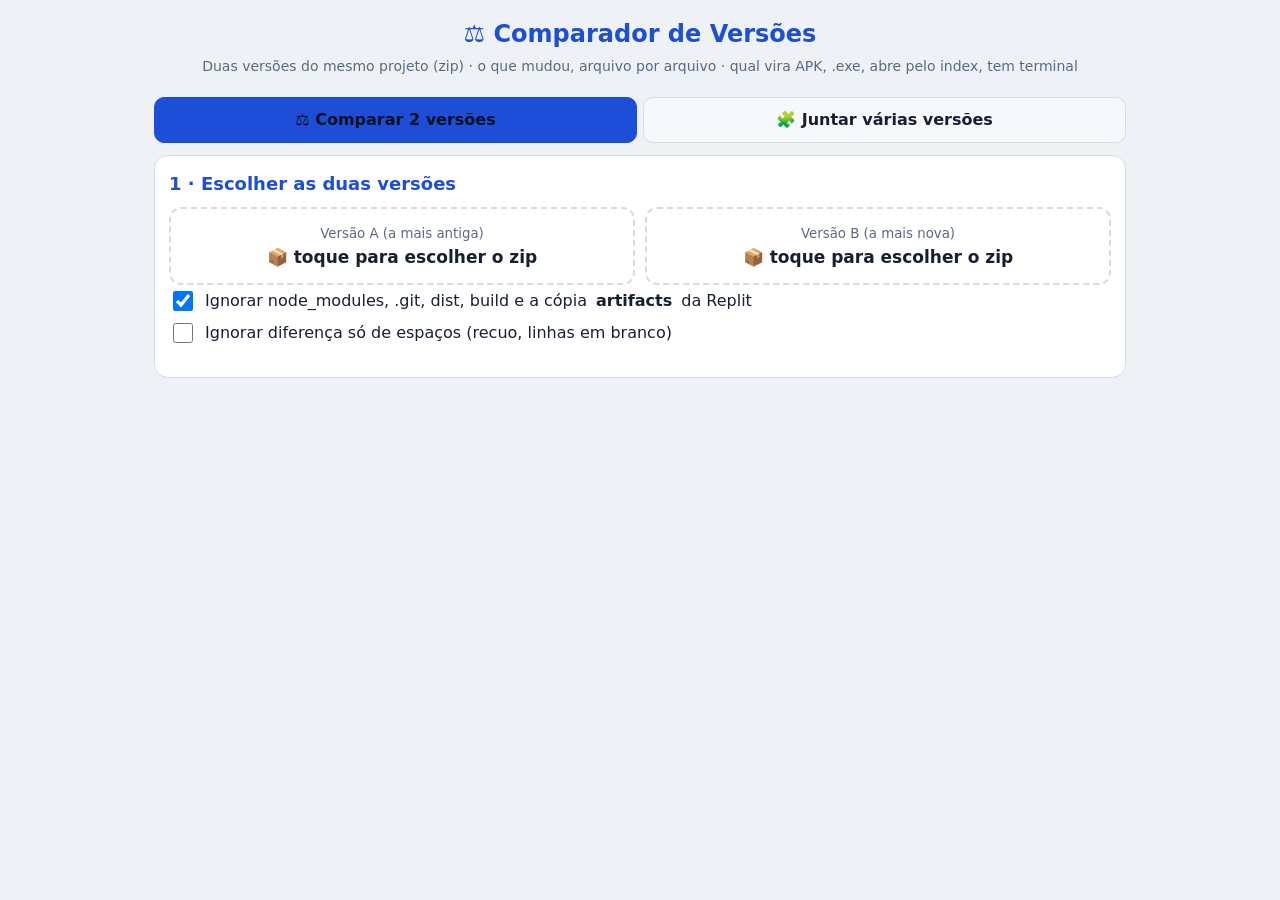
<file: app/ferramentas/comparador.html>
<!doctype html>
<html lang="pt-BR">
<head>
<meta charset="utf-8">
<meta name="viewport" content="width=device-width, initial-scale=1">
<meta name="theme-color" content="#101826">
<title>Comparador de Versões</title>
<style>
:root { --bg:#0d1420; --p:#151f30; --p2:#101826; --f:#e6ecf6; --m:#93a2bb; --l:#26334a; --az:#60a5fa; --v:#4ade80; --vf:#0f2d1d; --r:#f87171; --rf:#3a1717; --a:#fbbf24; }
@media (prefers-color-scheme: light) { :root:not([data-theme="dark"]) { --bg:#eef2f7; --p:#fff; --p2:#f6f8fb; --f:#172033; --m:#5b6884; --l:#d5dce8; --az:#1d4ed8; --v:#15803d; --vf:#e3f6e9; --r:#b91c1c; --rf:#fde8e8; --a:#a16207; } }
* { box-sizing:border-box; }
body { margin:0; background:var(--bg); color:var(--f); font:16px/1.5 system-ui,"Segoe UI",Roboto,sans-serif; }
header { padding:16px; text-align:center; } header h1 { margin:0; font-size:24px; color:var(--az); } header p { margin:4px 0 0; color:var(--m); font-size:14px; }
main { max-width:1000px; margin:0 auto; padding:0 14px 80px; }
.c { background:var(--p); border:1px solid var(--l); border-radius:14px; padding:14px; margin:12px 0; }
.c h2 { margin:0 0 10px; font-size:18px; color:var(--az); }
.duas { display:grid; grid-template-columns:1fr 1fr; gap:10px; } @media (max-width:640px) { .duas { grid-template-columns:1fr; } }
.lado { border:2px dashed var(--l); border-radius:12px; padding:12px; text-align:center; cursor:pointer; }
.lado.ok { border-style:solid; border-color:var(--az); }
.lado b { display:block; font-size:17px; word-break:break-all; } .lado small { color:var(--m); }
.bt { border:1px solid var(--l); background:var(--p2); color:var(--f); border-radius:10px; padding:10px 14px; font:inherit; cursor:pointer; min-height:42px; }
.bt.az { background:var(--az); border-color:var(--az); color:#06101f; font-weight:700; }
.mut { color:var(--m); font-size:14px; }
label.g { display:flex; gap:9px; align-items:center; padding:3px 0; } label.g input { width:20px; height:20px; }
.nums { display:grid; grid-template-columns:repeat(4,1fr); gap:8px; } @media (max-width:640px) { .nums { grid-template-columns:repeat(2,1fr); } }
.num { background:var(--p2); border:1px solid var(--l); border-radius:12px; padding:10px; text-align:center; cursor:pointer; }
.num b { display:block; font-size:24px; } .num span { color:var(--m); font-size:13px; } .num.on { outline:2px solid var(--az); }
table { width:100%; border-collapse:collapse; font-size:14px; } td, th { border-bottom:1px solid var(--l); padding:7px 6px; text-align:left; vertical-align:top; } th { color:var(--m); font-weight:600; }
.sim { color:var(--v); font-weight:700; } .nao { color:var(--m); }
.arq { display:flex; gap:8px; align-items:center; padding:8px 4px; border-bottom:1px solid var(--l); cursor:pointer; }
.arq code { flex:1; min-width:0; word-break:break-all; font:13px ui-monospace,Consolas,monospace; }
.etq { font-size:12px; padding:2px 8px; border-radius:999px; white-space:nowrap; font-weight:700; }
.e-mud { background:#3b2f0c; color:var(--a); } .e-a { background:var(--rf); color:var(--r); } .e-b { background:var(--vf); color:var(--v); } .e-ig { color:var(--m); }
input[type=search] { width:100%; font:inherit; padding:10px 12px; border-radius:10px; border:1px solid var(--l); background:var(--p2); color:var(--f); margin-bottom:6px; }
.diff { font:12.5px/1.5 ui-monospace,Consolas,monospace; background:var(--p2); border:1px solid var(--l); border-radius:10px; overflow:auto; max-height:70vh; }
.dl { display:grid; grid-template-columns:44px 44px 18px 1fr; white-space:pre-wrap; word-break:break-all; }
.dl span.n { color:var(--m); text-align:right; padding-right:6px; user-select:none; }
.dl.mais { background:var(--vf); } .dl.mais span.s { color:var(--v); } .dl.menos { background:var(--rf); } .dl.menos span.s { color:var(--r); }
.dl.pulo { color:var(--m); background:transparent; padding:4px 10px; display:block; font-style:italic; }
.abas { display:flex; gap:6px; margin:4px 0 6px; } .aba { flex:1; border:1px solid var(--l); background:var(--p2); color:var(--f); border-radius:10px; padding:10px; font:inherit; font-weight:600; cursor:pointer; } .aba.on { background:var(--az); color:#06101f; border-color:var(--az); }
.linha { display:flex; gap:6px; flex-wrap:wrap; margin:6px 0; }
.ver { display:flex; gap:8px; align-items:center; padding:8px; border-bottom:1px solid var(--l); cursor:pointer; } .ver.base { background:var(--p2); outline:1px solid var(--az); border-radius:8px; }
.ver b { flex:1; word-break:break-all; font-weight:600; }
.falta { border:1px solid var(--l); border-radius:10px; padding:10px; margin:8px 0; background:var(--p2); }
.falta pre { white-space:pre-wrap; word-break:break-all; font:12px/1.45 ui-monospace,monospace; max-height:220px; overflow:auto; background:var(--bg); border-radius:8px; padding:8px; }
.toast { position:fixed; left:50%; bottom:18px; transform:translateX(-50%); background:#020617; color:#fff; padding:10px 16px; border-radius:10px; z-index:9; }
</style>
</head>
<body>
<header><h1>⚖️ Comparador de Versões</h1><p>Duas versões do mesmo projeto (zip) · o que mudou, arquivo por arquivo · qual vira APK, .exe, abre pelo index, tem terminal</p></header>
<main>
  <div class="abas"><button class="aba on" data-aba="dois">⚖️ Comparar 2 versões</button><button class="aba" data-aba="varias">🧩 Juntar várias versões</button></div>
  <div id="sec-varias" hidden>
    <div class="c">
      <h2>1 · Colocar TODAS as versões</h2>
      <div class="lado" id="v-add">📦 <b>Toque para escolher os zips</b><small>pode escolher vários de uma vez (v1, v2, v3, a corrigida…)</small></div>
      <input type="file" id="v-arq" accept=".zip" multiple hidden>
      <div id="v-lista"></div>
      <label class="g"><input type="checkbox" id="v-ig" checked> Ignorar node_modules, .git, dist, build e a cópia <b>artifacts</b> da Replit</label>
      <p class="mut" id="v-st"></p>
    </div>
    <div class="c" id="v-res" hidden>
      <h2>2 · Rotas de API: quem tem o quê</h2>
      <p class="mut">✅ tem · — não tem. A coluna com ⭐ é a <b>base</b> (a versão que vai receber o que falta). Toque no nome de uma versão na lista acima para escolher outra base.</p>
      <div style="overflow-x:auto"><table id="v-rotas"></table></div>
      <h2 style="margin-top:18px">3 · A tela chama, mas o servidor da base NÃO tem</h2>
      <div id="v-faltam"></div>
      <h2 style="margin-top:18px">4 · Arquivos que existem em outras versões e faltam na base</h2>
      <p class="mut">Marque os que quer trazer. Vem sempre da versão mais nova que tem o arquivo.</p>
      <div class="linha"><button class="bt" id="v-todos">✅ Marcar todos</button><button class="bt" id="v-codigo">✅ Só os de código (.ts .tsx .js .json)</button><button class="bt" id="v-nenhum">⬜ Nenhum</button></div>
      <div id="v-arqs"></div>
      <div style="margin-top:12px"><button class="bt az" id="v-juntar">🧩 Montar a versão juntada (.zip)</button></div>
      <p class="mut">O zip juntado leva também o arquivo <b>O-QUE-FOI-JUNTADO.md</b> com tudo que entrou e o código das rotas que faltavam (para colar ou mandar para a IA).</p>
    </div>
  </div>
  <div id="sec-dois">
  <div class="c">
    <h2>1 · Escolher as duas versões</h2>
    <div class="duas">
      <div class="lado" id="lado-a"><small>Versão A (a mais antiga)</small><b id="nome-a">📦 toque para escolher o zip</b></div>
      <div class="lado" id="lado-b"><small>Versão B (a mais nova)</small><b id="nome-b">📦 toque para escolher o zip</b></div>
    </div>
    <input type="file" id="arq-a" accept=".zip" hidden><input type="file" id="arq-b" accept=".zip" hidden>
    <label class="g"><input type="checkbox" id="ig" checked> Ignorar node_modules, .git, dist, build e a cópia <b>artifacts</b> da Replit</label>
    <label class="g"><input type="checkbox" id="esp"> Ignorar diferença só de espaços (recuo, linhas em branco)</label>
    <p class="mut" id="st"></p>
  </div>

  <div class="c" id="cx-id" hidden>
    <h2>2 · Quem é cada versão</h2>
    <table id="tab-id"></table>
  </div>

  <div class="c" id="cx-res" hidden>
    <h2>3 · O que mudou</h2>
    <div class="nums" id="nums"></div>
    <p class="mut" id="resumo"></p>
    <input type="search" id="q" placeholder="Procurar arquivo… (ex.: server, index, App.tsx)">
    <div id="lista"></div>
    <div style="margin-top:10px"><button class="bt" id="baixar">⬇ Baixar o relatório (.md)</button></div>
  </div>

  <div class="c" id="cx-diff" hidden>
    <h2 id="diff-tit">Diferença</h2>
    <p class="mut">🟥 linha que saiu (só na A) · 🟩 linha que entrou (só na B) · o que é igual fica escondido</p>
    <div class="diff" id="diff"></div>
  </div>
  </div>
</main>

<script>
/*!

JSZip v3.10.1 - A JavaScript class for generating and reading zip files
<http://stuartk.com/jszip>

(c) 2009-2016 Stuart Knightley <stuart [at] stuartk.com>
Dual licenced under the MIT license or GPLv3. See https://raw.github.com/Stuk/jszip/main/LICENSE.markdown.

JSZip uses the library pako released under the MIT license :
https://github.com/nodeca/pako/blob/main/LICENSE
*/

!function(e){if("object"==typeof exports&&"undefined"!=typeof module)module.exports=e();else if("function"==typeof define&&define.amd)define([],e);else{("undefined"!=typeof window?window:"undefined"!=typeof global?global:"undefined"!=typeof self?self:this).JSZip=e()}}(function(){return function s(a,o,h){function u(r,e){if(!o[r]){if(!a[r]){var t="function"==typeof require&&require;if(!e&&t)return t(r,!0);if(l)return l(r,!0);var n=new Error("Cannot find module '"+r+"'");throw n.code="MODULE_NOT_FOUND",n}var i=o[r]={exports:{}};a[r][0].call(i.exports,function(e){var t=a[r][1][e];return u(t||e)},i,i.exports,s,a,o,h)}return o[r].exports}for(var l="function"==typeof require&&require,e=0;e<h.length;e++)u(h[e]);return u}({1:[function(e,t,r){"use strict";var d=e("./utils"),c=e("./support"),p="ABCDEFGHIJKLMNOPQRSTUVWXYZabcdefghijklmnopqrstuvwxyz0123456789+/=";r.encode=function(e){for(var t,r,n,i,s,a,o,h=[],u=0,l=e.length,f=l,c="string"!==d.getTypeOf(e);u<e.length;)f=l-u,n=c?(t=e[u++],r=u<l?e[u++]:0,u<l?e[u++]:0):(t=e.charCodeAt(u++),r=u<l?e.charCodeAt(u++):0,u<l?e.charCodeAt(u++):0),i=t>>2,s=(3&t)<<4|r>>4,a=1<f?(15&r)<<2|n>>6:64,o=2<f?63&n:64,h.push(p.charAt(i)+p.charAt(s)+p.charAt(a)+p.charAt(o));return h.join("")},r.decode=function(e){var t,r,n,i,s,a,o=0,h=0,u="data:";if(e.substr(0,u.length)===u)throw new Error("Invalid base64 input, it looks like a data url.");var l,f=3*(e=e.replace(/[^A-Za-z0-9+/=]/g,"")).length/4;if(e.charAt(e.length-1)===p.charAt(64)&&f--,e.charAt(e.length-2)===p.charAt(64)&&f--,f%1!=0)throw new Error("Invalid base64 input, bad content length.");for(l=c.uint8array?new Uint8Array(0|f):new Array(0|f);o<e.length;)t=p.indexOf(e.charAt(o++))<<2|(i=p.indexOf(e.charAt(o++)))>>4,r=(15&i)<<4|(s=p.indexOf(e.charAt(o++)))>>2,n=(3&s)<<6|(a=p.indexOf(e.charAt(o++))),l[h++]=t,64!==s&&(l[h++]=r),64!==a&&(l[h++]=n);return l}},{"./support":30,"./utils":32}],2:[function(e,t,r){"use strict";var n=e("./external"),i=e("./stream/DataWorker"),s=e("./stream/Crc32Probe"),a=e("./stream/DataLengthProbe");function o(e,t,r,n,i){this.compressedSize=e,this.uncompressedSize=t,this.crc32=r,this.compression=n,this.compressedContent=i}o.prototype={getContentWorker:function(){var e=new i(n.Promise.resolve(this.compressedContent)).pipe(this.compression.uncompressWorker()).pipe(new a("data_length")),t=this;return e.on("end",function(){if(this.streamInfo.data_length!==t.uncompressedSize)throw new Error("Bug : uncompressed data size mismatch")}),e},getCompressedWorker:function(){return new i(n.Promise.resolve(this.compressedContent)).withStreamInfo("compressedSize",this.compressedSize).withStreamInfo("uncompressedSize",this.uncompressedSize).withStreamInfo("crc32",this.crc32).withStreamInfo("compression",this.compression)}},o.createWorkerFrom=function(e,t,r){return e.pipe(new s).pipe(new a("uncompressedSize")).pipe(t.compressWorker(r)).pipe(new a("compressedSize")).withStreamInfo("compression",t)},t.exports=o},{"./external":6,"./stream/Crc32Probe":25,"./stream/DataLengthProbe":26,"./stream/DataWorker":27}],3:[function(e,t,r){"use strict";var n=e("./stream/GenericWorker");r.STORE={magic:"\0\0",compressWorker:function(){return new n("STORE compression")},uncompressWorker:function(){return new n("STORE decompression")}},r.DEFLATE=e("./flate")},{"./flate":7,"./stream/GenericWorker":28}],4:[function(e,t,r){"use strict";var n=e("./utils");var o=function(){for(var e,t=[],r=0;r<256;r++){e=r;for(var n=0;n<8;n++)e=1&e?3988292384^e>>>1:e>>>1;t[r]=e}return t}();t.exports=function(e,t){return void 0!==e&&e.length?"string"!==n.getTypeOf(e)?function(e,t,r,n){var i=o,s=n+r;e^=-1;for(var a=n;a<s;a++)e=e>>>8^i[255&(e^t[a])];return-1^e}(0|t,e,e.length,0):function(e,t,r,n){var i=o,s=n+r;e^=-1;for(var a=n;a<s;a++)e=e>>>8^i[255&(e^t.charCodeAt(a))];return-1^e}(0|t,e,e.length,0):0}},{"./utils":32}],5:[function(e,t,r){"use strict";r.base64=!1,r.binary=!1,r.dir=!1,r.createFolders=!0,r.date=null,r.compression=null,r.compressionOptions=null,r.comment=null,r.unixPermissions=null,r.dosPermissions=null},{}],6:[function(e,t,r){"use strict";var n=null;n="undefined"!=typeof Promise?Promise:e("lie"),t.exports={Promise:n}},{lie:37}],7:[function(e,t,r){"use strict";var n="undefined"!=typeof Uint8Array&&"undefined"!=typeof Uint16Array&&"undefined"!=typeof Uint32Array,i=e("pako"),s=e("./utils"),a=e("./stream/GenericWorker"),o=n?"uint8array":"array";function h(e,t){a.call(this,"FlateWorker/"+e),this._pako=null,this._pakoAction=e,this._pakoOptions=t,this.meta={}}r.magic="\b\0",s.inherits(h,a),h.prototype.processChunk=function(e){this.meta=e.meta,null===this._pako&&this._createPako(),this._pako.push(s.transformTo(o,e.data),!1)},h.prototype.flush=function(){a.prototype.flush.call(this),null===this._pako&&this._createPako(),this._pako.push([],!0)},h.prototype.cleanUp=function(){a.prototype.cleanUp.call(this),this._pako=null},h.prototype._createPako=function(){this._pako=new i[this._pakoAction]({raw:!0,level:this._pakoOptions.level||-1});var t=this;this._pako.onData=function(e){t.push({data:e,meta:t.meta})}},r.compressWorker=function(e){return new h("Deflate",e)},r.uncompressWorker=function(){return new h("Inflate",{})}},{"./stream/GenericWorker":28,"./utils":32,pako:38}],8:[function(e,t,r){"use strict";function A(e,t){var r,n="";for(r=0;r<t;r++)n+=String.fromCharCode(255&e),e>>>=8;return n}function n(e,t,r,n,i,s){var a,o,h=e.file,u=e.compression,l=s!==O.utf8encode,f=I.transformTo("string",s(h.name)),c=I.transformTo("string",O.utf8encode(h.name)),d=h.comment,p=I.transformTo("string",s(d)),m=I.transformTo("string",O.utf8encode(d)),_=c.length!==h.name.length,g=m.length!==d.length,b="",v="",y="",w=h.dir,k=h.date,x={crc32:0,compressedSize:0,uncompressedSize:0};t&&!r||(x.crc32=e.crc32,x.compressedSize=e.compressedSize,x.uncompressedSize=e.uncompressedSize);var S=0;t&&(S|=8),l||!_&&!g||(S|=2048);var z=0,C=0;w&&(z|=16),"UNIX"===i?(C=798,z|=function(e,t){var r=e;return e||(r=t?16893:33204),(65535&r)<<16}(h.unixPermissions,w)):(C=20,z|=function(e){return 63&(e||0)}(h.dosPermissions)),a=k.getUTCHours(),a<<=6,a|=k.getUTCMinutes(),a<<=5,a|=k.getUTCSeconds()/2,o=k.getUTCFullYear()-1980,o<<=4,o|=k.getUTCMonth()+1,o<<=5,o|=k.getUTCDate(),_&&(v=A(1,1)+A(B(f),4)+c,b+="up"+A(v.length,2)+v),g&&(y=A(1,1)+A(B(p),4)+m,b+="uc"+A(y.length,2)+y);var E="";return E+="\n\0",E+=A(S,2),E+=u.magic,E+=A(a,2),E+=A(o,2),E+=A(x.crc32,4),E+=A(x.compressedSize,4),E+=A(x.uncompressedSize,4),E+=A(f.length,2),E+=A(b.length,2),{fileRecord:R.LOCAL_FILE_HEADER+E+f+b,dirRecord:R.CENTRAL_FILE_HEADER+A(C,2)+E+A(p.length,2)+"\0\0\0\0"+A(z,4)+A(n,4)+f+b+p}}var I=e("../utils"),i=e("../stream/GenericWorker"),O=e("../utf8"),B=e("../crc32"),R=e("../signature");function s(e,t,r,n){i.call(this,"ZipFileWorker"),this.bytesWritten=0,this.zipComment=t,this.zipPlatform=r,this.encodeFileName=n,this.streamFiles=e,this.accumulate=!1,this.contentBuffer=[],this.dirRecords=[],this.currentSourceOffset=0,this.entriesCount=0,this.currentFile=null,this._sources=[]}I.inherits(s,i),s.prototype.push=function(e){var t=e.meta.percent||0,r=this.entriesCount,n=this._sources.length;this.accumulate?this.contentBuffer.push(e):(this.bytesWritten+=e.data.length,i.prototype.push.call(this,{data:e.data,meta:{currentFile:this.currentFile,percent:r?(t+100*(r-n-1))/r:100}}))},s.prototype.openedSource=function(e){this.currentSourceOffset=this.bytesWritten,this.currentFile=e.file.name;var t=this.streamFiles&&!e.file.dir;if(t){var r=n(e,t,!1,this.currentSourceOffset,this.zipPlatform,this.encodeFileName);this.push({data:r.fileRecord,meta:{percent:0}})}else this.accumulate=!0},s.prototype.closedSource=function(e){this.accumulate=!1;var t=this.streamFiles&&!e.file.dir,r=n(e,t,!0,this.currentSourceOffset,this.zipPlatform,this.encodeFileName);if(this.dirRecords.push(r.dirRecord),t)this.push({data:function(e){return R.DATA_DESCRIPTOR+A(e.crc32,4)+A(e.compressedSize,4)+A(e.uncompressedSize,4)}(e),meta:{percent:100}});else for(this.push({data:r.fileRecord,meta:{percent:0}});this.contentBuffer.length;)this.push(this.contentBuffer.shift());this.currentFile=null},s.prototype.flush=function(){for(var e=this.bytesWritten,t=0;t<this.dirRecords.length;t++)this.push({data:this.dirRecords[t],meta:{percent:100}});var r=this.bytesWritten-e,n=function(e,t,r,n,i){var s=I.transformTo("string",i(n));return R.CENTRAL_DIRECTORY_END+"\0\0\0\0"+A(e,2)+A(e,2)+A(t,4)+A(r,4)+A(s.length,2)+s}(this.dirRecords.length,r,e,this.zipComment,this.encodeFileName);this.push({data:n,meta:{percent:100}})},s.prototype.prepareNextSource=function(){this.previous=this._sources.shift(),this.openedSource(this.previous.streamInfo),this.isPaused?this.previous.pause():this.previous.resume()},s.prototype.registerPrevious=function(e){this._sources.push(e);var t=this;return e.on("data",function(e){t.processChunk(e)}),e.on("end",function(){t.closedSource(t.previous.streamInfo),t._sources.length?t.prepareNextSource():t.end()}),e.on("error",function(e){t.error(e)}),this},s.prototype.resume=function(){return!!i.prototype.resume.call(this)&&(!this.previous&&this._sources.length?(this.prepareNextSource(),!0):this.previous||this._sources.length||this.generatedError?void 0:(this.end(),!0))},s.prototype.error=function(e){var t=this._sources;if(!i.prototype.error.call(this,e))return!1;for(var r=0;r<t.length;r++)try{t[r].error(e)}catch(e){}return!0},s.prototype.lock=function(){i.prototype.lock.call(this);for(var e=this._sources,t=0;t<e.length;t++)e[t].lock()},t.exports=s},{"../crc32":4,"../signature":23,"../stream/GenericWorker":28,"../utf8":31,"../utils":32}],9:[function(e,t,r){"use strict";var u=e("../compressions"),n=e("./ZipFileWorker");r.generateWorker=function(e,a,t){var o=new n(a.streamFiles,t,a.platform,a.encodeFileName),h=0;try{e.forEach(function(e,t){h++;var r=function(e,t){var r=e||t,n=u[r];if(!n)throw new Error(r+" is not a valid compression method !");return n}(t.options.compression,a.compression),n=t.options.compressionOptions||a.compressionOptions||{},i=t.dir,s=t.date;t._compressWorker(r,n).withStreamInfo("file",{name:e,dir:i,date:s,comment:t.comment||"",unixPermissions:t.unixPermissions,dosPermissions:t.dosPermissions}).pipe(o)}),o.entriesCount=h}catch(e){o.error(e)}return o}},{"../compressions":3,"./ZipFileWorker":8}],10:[function(e,t,r){"use strict";function n(){if(!(this instanceof n))return new n;if(arguments.length)throw new Error("The constructor with parameters has been removed in JSZip 3.0, please check the upgrade guide.");this.files=Object.create(null),this.comment=null,this.root="",this.clone=function(){var e=new n;for(var t in this)"function"!=typeof this[t]&&(e[t]=this[t]);return e}}(n.prototype=e("./object")).loadAsync=e("./load"),n.support=e("./support"),n.defaults=e("./defaults"),n.version="3.10.1",n.loadAsync=function(e,t){return(new n).loadAsync(e,t)},n.external=e("./external"),t.exports=n},{"./defaults":5,"./external":6,"./load":11,"./object":15,"./support":30}],11:[function(e,t,r){"use strict";var u=e("./utils"),i=e("./external"),n=e("./utf8"),s=e("./zipEntries"),a=e("./stream/Crc32Probe"),l=e("./nodejsUtils");function f(n){return new i.Promise(function(e,t){var r=n.decompressed.getContentWorker().pipe(new a);r.on("error",function(e){t(e)}).on("end",function(){r.streamInfo.crc32!==n.decompressed.crc32?t(new Error("Corrupted zip : CRC32 mismatch")):e()}).resume()})}t.exports=function(e,o){var h=this;return o=u.extend(o||{},{base64:!1,checkCRC32:!1,optimizedBinaryString:!1,createFolders:!1,decodeFileName:n.utf8decode}),l.isNode&&l.isStream(e)?i.Promise.reject(new Error("JSZip can't accept a stream when loading a zip file.")):u.prepareContent("the loaded zip file",e,!0,o.optimizedBinaryString,o.base64).then(function(e){var t=new s(o);return t.load(e),t}).then(function(e){var t=[i.Promise.resolve(e)],r=e.files;if(o.checkCRC32)for(var n=0;n<r.length;n++)t.push(f(r[n]));return i.Promise.all(t)}).then(function(e){for(var t=e.shift(),r=t.files,n=0;n<r.length;n++){var i=r[n],s=i.fileNameStr,a=u.resolve(i.fileNameStr);h.file(a,i.decompressed,{binary:!0,optimizedBinaryString:!0,date:i.date,dir:i.dir,comment:i.fileCommentStr.length?i.fileCommentStr:null,unixPermissions:i.unixPermissions,dosPermissions:i.dosPermissions,createFolders:o.createFolders}),i.dir||(h.file(a).unsafeOriginalName=s)}return t.zipComment.length&&(h.comment=t.zipComment),h})}},{"./external":6,"./nodejsUtils":14,"./stream/Crc32Probe":25,"./utf8":31,"./utils":32,"./zipEntries":33}],12:[function(e,t,r){"use strict";var n=e("../utils"),i=e("../stream/GenericWorker");function s(e,t){i.call(this,"Nodejs stream input adapter for "+e),this._upstreamEnded=!1,this._bindStream(t)}n.inherits(s,i),s.prototype._bindStream=function(e){var t=this;(this._stream=e).pause(),e.on("data",function(e){t.push({data:e,meta:{percent:0}})}).on("error",function(e){t.isPaused?this.generatedError=e:t.error(e)}).on("end",function(){t.isPaused?t._upstreamEnded=!0:t.end()})},s.prototype.pause=function(){return!!i.prototype.pause.call(this)&&(this._stream.pause(),!0)},s.prototype.resume=function(){return!!i.prototype.resume.call(this)&&(this._upstreamEnded?this.end():this._stream.resume(),!0)},t.exports=s},{"../stream/GenericWorker":28,"../utils":32}],13:[function(e,t,r){"use strict";var i=e("readable-stream").Readable;function n(e,t,r){i.call(this,t),this._helper=e;var n=this;e.on("data",function(e,t){n.push(e)||n._helper.pause(),r&&r(t)}).on("error",function(e){n.emit("error",e)}).on("end",function(){n.push(null)})}e("../utils").inherits(n,i),n.prototype._read=function(){this._helper.resume()},t.exports=n},{"../utils":32,"readable-stream":16}],14:[function(e,t,r){"use strict";t.exports={isNode:"undefined"!=typeof Buffer,newBufferFrom:function(e,t){if(Buffer.from&&Buffer.from!==Uint8Array.from)return Buffer.from(e,t);if("number"==typeof e)throw new Error('The "data" argument must not be a number');return new Buffer(e,t)},allocBuffer:function(e){if(Buffer.alloc)return Buffer.alloc(e);var t=new Buffer(e);return t.fill(0),t},isBuffer:function(e){return Buffer.isBuffer(e)},isStream:function(e){return e&&"function"==typeof e.on&&"function"==typeof e.pause&&"function"==typeof e.resume}}},{}],15:[function(e,t,r){"use strict";function s(e,t,r){var n,i=u.getTypeOf(t),s=u.extend(r||{},f);s.date=s.date||new Date,null!==s.compression&&(s.compression=s.compression.toUpperCase()),"string"==typeof s.unixPermissions&&(s.unixPermissions=parseInt(s.unixPermissions,8)),s.unixPermissions&&16384&s.unixPermissions&&(s.dir=!0),s.dosPermissions&&16&s.dosPermissions&&(s.dir=!0),s.dir&&(e=g(e)),s.createFolders&&(n=_(e))&&b.call(this,n,!0);var a="string"===i&&!1===s.binary&&!1===s.base64;r&&void 0!==r.binary||(s.binary=!a),(t instanceof c&&0===t.uncompressedSize||s.dir||!t||0===t.length)&&(s.base64=!1,s.binary=!0,t="",s.compression="STORE",i="string");var o=null;o=t instanceof c||t instanceof l?t:p.isNode&&p.isStream(t)?new m(e,t):u.prepareContent(e,t,s.binary,s.optimizedBinaryString,s.base64);var h=new d(e,o,s);this.files[e]=h}var i=e("./utf8"),u=e("./utils"),l=e("./stream/GenericWorker"),a=e("./stream/StreamHelper"),f=e("./defaults"),c=e("./compressedObject"),d=e("./zipObject"),o=e("./generate"),p=e("./nodejsUtils"),m=e("./nodejs/NodejsStreamInputAdapter"),_=function(e){"/"===e.slice(-1)&&(e=e.substring(0,e.length-1));var t=e.lastIndexOf("/");return 0<t?e.substring(0,t):""},g=function(e){return"/"!==e.slice(-1)&&(e+="/"),e},b=function(e,t){return t=void 0!==t?t:f.createFolders,e=g(e),this.files[e]||s.call(this,e,null,{dir:!0,createFolders:t}),this.files[e]};function h(e){return"[object RegExp]"===Object.prototype.toString.call(e)}var n={load:function(){throw new Error("This method has been removed in JSZip 3.0, please check the upgrade guide.")},forEach:function(e){var t,r,n;for(t in this.files)n=this.files[t],(r=t.slice(this.root.length,t.length))&&t.slice(0,this.root.length)===this.root&&e(r,n)},filter:function(r){var n=[];return this.forEach(function(e,t){r(e,t)&&n.push(t)}),n},file:function(e,t,r){if(1!==arguments.length)return e=this.root+e,s.call(this,e,t,r),this;if(h(e)){var n=e;return this.filter(function(e,t){return!t.dir&&n.test(e)})}var i=this.files[this.root+e];return i&&!i.dir?i:null},folder:function(r){if(!r)return this;if(h(r))return this.filter(function(e,t){return t.dir&&r.test(e)});var e=this.root+r,t=b.call(this,e),n=this.clone();return n.root=t.name,n},remove:function(r){r=this.root+r;var e=this.files[r];if(e||("/"!==r.slice(-1)&&(r+="/"),e=this.files[r]),e&&!e.dir)delete this.files[r];else for(var t=this.filter(function(e,t){return t.name.slice(0,r.length)===r}),n=0;n<t.length;n++)delete this.files[t[n].name];return this},generate:function(){throw new Error("This method has been removed in JSZip 3.0, please check the upgrade guide.")},generateInternalStream:function(e){var t,r={};try{if((r=u.extend(e||{},{streamFiles:!1,compression:"STORE",compressionOptions:null,type:"",platform:"DOS",comment:null,mimeType:"application/zip",encodeFileName:i.utf8encode})).type=r.type.toLowerCase(),r.compression=r.compression.toUpperCase(),"binarystring"===r.type&&(r.type="string"),!r.type)throw new Error("No output type specified.");u.checkSupport(r.type),"darwin"!==r.platform&&"freebsd"!==r.platform&&"linux"!==r.platform&&"sunos"!==r.platform||(r.platform="UNIX"),"win32"===r.platform&&(r.platform="DOS");var n=r.comment||this.comment||"";t=o.generateWorker(this,r,n)}catch(e){(t=new l("error")).error(e)}return new a(t,r.type||"string",r.mimeType)},generateAsync:function(e,t){return this.generateInternalStream(e).accumulate(t)},generateNodeStream:function(e,t){return(e=e||{}).type||(e.type="nodebuffer"),this.generateInternalStream(e).toNodejsStream(t)}};t.exports=n},{"./compressedObject":2,"./defaults":5,"./generate":9,"./nodejs/NodejsStreamInputAdapter":12,"./nodejsUtils":14,"./stream/GenericWorker":28,"./stream/StreamHelper":29,"./utf8":31,"./utils":32,"./zipObject":35}],16:[function(e,t,r){"use strict";t.exports=e("stream")},{stream:void 0}],17:[function(e,t,r){"use strict";var n=e("./DataReader");function i(e){n.call(this,e);for(var t=0;t<this.data.length;t++)e[t]=255&e[t]}e("../utils").inherits(i,n),i.prototype.byteAt=function(e){return this.data[this.zero+e]},i.prototype.lastIndexOfSignature=function(e){for(var t=e.charCodeAt(0),r=e.charCodeAt(1),n=e.charCodeAt(2),i=e.charCodeAt(3),s=this.length-4;0<=s;--s)if(this.data[s]===t&&this.data[s+1]===r&&this.data[s+2]===n&&this.data[s+3]===i)return s-this.zero;return-1},i.prototype.readAndCheckSignature=function(e){var t=e.charCodeAt(0),r=e.charCodeAt(1),n=e.charCodeAt(2),i=e.charCodeAt(3),s=this.readData(4);return t===s[0]&&r===s[1]&&n===s[2]&&i===s[3]},i.prototype.readData=function(e){if(this.checkOffset(e),0===e)return[];var t=this.data.slice(this.zero+this.index,this.zero+this.index+e);return this.index+=e,t},t.exports=i},{"../utils":32,"./DataReader":18}],18:[function(e,t,r){"use strict";var n=e("../utils");function i(e){this.data=e,this.length=e.length,this.index=0,this.zero=0}i.prototype={checkOffset:function(e){this.checkIndex(this.index+e)},checkIndex:function(e){if(this.length<this.zero+e||e<0)throw new Error("End of data reached (data length = "+this.length+", asked index = "+e+"). Corrupted zip ?")},setIndex:function(e){this.checkIndex(e),this.index=e},skip:function(e){this.setIndex(this.index+e)},byteAt:function(){},readInt:function(e){var t,r=0;for(this.checkOffset(e),t=this.index+e-1;t>=this.index;t--)r=(r<<8)+this.byteAt(t);return this.index+=e,r},readString:function(e){return n.transformTo("string",this.readData(e))},readData:function(){},lastIndexOfSignature:function(){},readAndCheckSignature:function(){},readDate:function(){var e=this.readInt(4);return new Date(Date.UTC(1980+(e>>25&127),(e>>21&15)-1,e>>16&31,e>>11&31,e>>5&63,(31&e)<<1))}},t.exports=i},{"../utils":32}],19:[function(e,t,r){"use strict";var n=e("./Uint8ArrayReader");function i(e){n.call(this,e)}e("../utils").inherits(i,n),i.prototype.readData=function(e){this.checkOffset(e);var t=this.data.slice(this.zero+this.index,this.zero+this.index+e);return this.index+=e,t},t.exports=i},{"../utils":32,"./Uint8ArrayReader":21}],20:[function(e,t,r){"use strict";var n=e("./DataReader");function i(e){n.call(this,e)}e("../utils").inherits(i,n),i.prototype.byteAt=function(e){return this.data.charCodeAt(this.zero+e)},i.prototype.lastIndexOfSignature=function(e){return this.data.lastIndexOf(e)-this.zero},i.prototype.readAndCheckSignature=function(e){return e===this.readData(4)},i.prototype.readData=function(e){this.checkOffset(e);var t=this.data.slice(this.zero+this.index,this.zero+this.index+e);return this.index+=e,t},t.exports=i},{"../utils":32,"./DataReader":18}],21:[function(e,t,r){"use strict";var n=e("./ArrayReader");function i(e){n.call(this,e)}e("../utils").inherits(i,n),i.prototype.readData=function(e){if(this.checkOffset(e),0===e)return new Uint8Array(0);var t=this.data.subarray(this.zero+this.index,this.zero+this.index+e);return this.index+=e,t},t.exports=i},{"../utils":32,"./ArrayReader":17}],22:[function(e,t,r){"use strict";var n=e("../utils"),i=e("../support"),s=e("./ArrayReader"),a=e("./StringReader"),o=e("./NodeBufferReader"),h=e("./Uint8ArrayReader");t.exports=function(e){var t=n.getTypeOf(e);return n.checkSupport(t),"string"!==t||i.uint8array?"nodebuffer"===t?new o(e):i.uint8array?new h(n.transformTo("uint8array",e)):new s(n.transformTo("array",e)):new a(e)}},{"../support":30,"../utils":32,"./ArrayReader":17,"./NodeBufferReader":19,"./StringReader":20,"./Uint8ArrayReader":21}],23:[function(e,t,r){"use strict";r.LOCAL_FILE_HEADER="PK",r.CENTRAL_FILE_HEADER="PK",r.CENTRAL_DIRECTORY_END="PK",r.ZIP64_CENTRAL_DIRECTORY_LOCATOR="PK",r.ZIP64_CENTRAL_DIRECTORY_END="PK",r.DATA_DESCRIPTOR="PK\b"},{}],24:[function(e,t,r){"use strict";var n=e("./GenericWorker"),i=e("../utils");function s(e){n.call(this,"ConvertWorker to "+e),this.destType=e}i.inherits(s,n),s.prototype.processChunk=function(e){this.push({data:i.transformTo(this.destType,e.data),meta:e.meta})},t.exports=s},{"../utils":32,"./GenericWorker":28}],25:[function(e,t,r){"use strict";var n=e("./GenericWorker"),i=e("../crc32");function s(){n.call(this,"Crc32Probe"),this.withStreamInfo("crc32",0)}e("../utils").inherits(s,n),s.prototype.processChunk=function(e){this.streamInfo.crc32=i(e.data,this.streamInfo.crc32||0),this.push(e)},t.exports=s},{"../crc32":4,"../utils":32,"./GenericWorker":28}],26:[function(e,t,r){"use strict";var n=e("../utils"),i=e("./GenericWorker");function s(e){i.call(this,"DataLengthProbe for "+e),this.propName=e,this.withStreamInfo(e,0)}n.inherits(s,i),s.prototype.processChunk=function(e){if(e){var t=this.streamInfo[this.propName]||0;this.streamInfo[this.propName]=t+e.data.length}i.prototype.processChunk.call(this,e)},t.exports=s},{"../utils":32,"./GenericWorker":28}],27:[function(e,t,r){"use strict";var n=e("../utils"),i=e("./GenericWorker");function s(e){i.call(this,"DataWorker");var t=this;this.dataIsReady=!1,this.index=0,this.max=0,this.data=null,this.type="",this._tickScheduled=!1,e.then(function(e){t.dataIsReady=!0,t.data=e,t.max=e&&e.length||0,t.type=n.getTypeOf(e),t.isPaused||t._tickAndRepeat()},function(e){t.error(e)})}n.inherits(s,i),s.prototype.cleanUp=function(){i.prototype.cleanUp.call(this),this.data=null},s.prototype.resume=function(){return!!i.prototype.resume.call(this)&&(!this._tickScheduled&&this.dataIsReady&&(this._tickScheduled=!0,n.delay(this._tickAndRepeat,[],this)),!0)},s.prototype._tickAndRepeat=function(){this._tickScheduled=!1,this.isPaused||this.isFinished||(this._tick(),this.isFinished||(n.delay(this._tickAndRepeat,[],this),this._tickScheduled=!0))},s.prototype._tick=function(){if(this.isPaused||this.isFinished)return!1;var e=null,t=Math.min(this.max,this.index+16384);if(this.index>=this.max)return this.end();switch(this.type){case"string":e=this.data.substring(this.index,t);break;case"uint8array":e=this.data.subarray(this.index,t);break;case"array":case"nodebuffer":e=this.data.slice(this.index,t)}return this.index=t,this.push({data:e,meta:{percent:this.max?this.index/this.max*100:0}})},t.exports=s},{"../utils":32,"./GenericWorker":28}],28:[function(e,t,r){"use strict";function n(e){this.name=e||"default",this.streamInfo={},this.generatedError=null,this.extraStreamInfo={},this.isPaused=!0,this.isFinished=!1,this.isLocked=!1,this._listeners={data:[],end:[],error:[]},this.previous=null}n.prototype={push:function(e){this.emit("data",e)},end:function(){if(this.isFinished)return!1;this.flush();try{this.emit("end"),this.cleanUp(),this.isFinished=!0}catch(e){this.emit("error",e)}return!0},error:function(e){return!this.isFinished&&(this.isPaused?this.generatedError=e:(this.isFinished=!0,this.emit("error",e),this.previous&&this.previous.error(e),this.cleanUp()),!0)},on:function(e,t){return this._listeners[e].push(t),this},cleanUp:function(){this.streamInfo=this.generatedError=this.extraStreamInfo=null,this._listeners=[]},emit:function(e,t){if(this._listeners[e])for(var r=0;r<this._listeners[e].length;r++)this._listeners[e][r].call(this,t)},pipe:function(e){return e.registerPrevious(this)},registerPrevious:function(e){if(this.isLocked)throw new Error("The stream '"+this+"' has already been used.");this.streamInfo=e.streamInfo,this.mergeStreamInfo(),this.previous=e;var t=this;return e.on("data",function(e){t.processChunk(e)}),e.on("end",function(){t.end()}),e.on("error",function(e){t.error(e)}),this},pause:function(){return!this.isPaused&&!this.isFinished&&(this.isPaused=!0,this.previous&&this.previous.pause(),!0)},resume:function(){if(!this.isPaused||this.isFinished)return!1;var e=this.isPaused=!1;return this.generatedError&&(this.error(this.generatedError),e=!0),this.previous&&this.previous.resume(),!e},flush:function(){},processChunk:function(e){this.push(e)},withStreamInfo:function(e,t){return this.extraStreamInfo[e]=t,this.mergeStreamInfo(),this},mergeStreamInfo:function(){for(var e in this.extraStreamInfo)Object.prototype.hasOwnProperty.call(this.extraStreamInfo,e)&&(this.streamInfo[e]=this.extraStreamInfo[e])},lock:function(){if(this.isLocked)throw new Error("The stream '"+this+"' has already been used.");this.isLocked=!0,this.previous&&this.previous.lock()},toString:function(){var e="Worker "+this.name;return this.previous?this.previous+" -> "+e:e}},t.exports=n},{}],29:[function(e,t,r){"use strict";var h=e("../utils"),i=e("./ConvertWorker"),s=e("./GenericWorker"),u=e("../base64"),n=e("../support"),a=e("../external"),o=null;if(n.nodestream)try{o=e("../nodejs/NodejsStreamOutputAdapter")}catch(e){}function l(e,o){return new a.Promise(function(t,r){var n=[],i=e._internalType,s=e._outputType,a=e._mimeType;e.on("data",function(e,t){n.push(e),o&&o(t)}).on("error",function(e){n=[],r(e)}).on("end",function(){try{var e=function(e,t,r){switch(e){case"blob":return h.newBlob(h.transformTo("arraybuffer",t),r);case"base64":return u.encode(t);default:return h.transformTo(e,t)}}(s,function(e,t){var r,n=0,i=null,s=0;for(r=0;r<t.length;r++)s+=t[r].length;switch(e){case"string":return t.join("");case"array":return Array.prototype.concat.apply([],t);case"uint8array":for(i=new Uint8Array(s),r=0;r<t.length;r++)i.set(t[r],n),n+=t[r].length;return i;case"nodebuffer":return Buffer.concat(t);default:throw new Error("concat : unsupported type '"+e+"'")}}(i,n),a);t(e)}catch(e){r(e)}n=[]}).resume()})}function f(e,t,r){var n=t;switch(t){case"blob":case"arraybuffer":n="uint8array";break;case"base64":n="string"}try{this._internalType=n,this._outputType=t,this._mimeType=r,h.checkSupport(n),this._worker=e.pipe(new i(n)),e.lock()}catch(e){this._worker=new s("error"),this._worker.error(e)}}f.prototype={accumulate:function(e){return l(this,e)},on:function(e,t){var r=this;return"data"===e?this._worker.on(e,function(e){t.call(r,e.data,e.meta)}):this._worker.on(e,function(){h.delay(t,arguments,r)}),this},resume:function(){return h.delay(this._worker.resume,[],this._worker),this},pause:function(){return this._worker.pause(),this},toNodejsStream:function(e){if(h.checkSupport("nodestream"),"nodebuffer"!==this._outputType)throw new Error(this._outputType+" is not supported by this method");return new o(this,{objectMode:"nodebuffer"!==this._outputType},e)}},t.exports=f},{"../base64":1,"../external":6,"../nodejs/NodejsStreamOutputAdapter":13,"../support":30,"../utils":32,"./ConvertWorker":24,"./GenericWorker":28}],30:[function(e,t,r){"use strict";if(r.base64=!0,r.array=!0,r.string=!0,r.arraybuffer="undefined"!=typeof ArrayBuffer&&"undefined"!=typeof Uint8Array,r.nodebuffer="undefined"!=typeof Buffer,r.uint8array="undefined"!=typeof Uint8Array,"undefined"==typeof ArrayBuffer)r.blob=!1;else{var n=new ArrayBuffer(0);try{r.blob=0===new Blob([n],{type:"application/zip"}).size}catch(e){try{var i=new(self.BlobBuilder||self.WebKitBlobBuilder||self.MozBlobBuilder||self.MSBlobBuilder);i.append(n),r.blob=0===i.getBlob("application/zip").size}catch(e){r.blob=!1}}}try{r.nodestream=!!e("readable-stream").Readable}catch(e){r.nodestream=!1}},{"readable-stream":16}],31:[function(e,t,s){"use strict";for(var o=e("./utils"),h=e("./support"),r=e("./nodejsUtils"),n=e("./stream/GenericWorker"),u=new Array(256),i=0;i<256;i++)u[i]=252<=i?6:248<=i?5:240<=i?4:224<=i?3:192<=i?2:1;u[254]=u[254]=1;function a(){n.call(this,"utf-8 decode"),this.leftOver=null}function l(){n.call(this,"utf-8 encode")}s.utf8encode=function(e){return h.nodebuffer?r.newBufferFrom(e,"utf-8"):function(e){var t,r,n,i,s,a=e.length,o=0;for(i=0;i<a;i++)55296==(64512&(r=e.charCodeAt(i)))&&i+1<a&&56320==(64512&(n=e.charCodeAt(i+1)))&&(r=65536+(r-55296<<10)+(n-56320),i++),o+=r<128?1:r<2048?2:r<65536?3:4;for(t=h.uint8array?new Uint8Array(o):new Array(o),i=s=0;s<o;i++)55296==(64512&(r=e.charCodeAt(i)))&&i+1<a&&56320==(64512&(n=e.charCodeAt(i+1)))&&(r=65536+(r-55296<<10)+(n-56320),i++),r<128?t[s++]=r:(r<2048?t[s++]=192|r>>>6:(r<65536?t[s++]=224|r>>>12:(t[s++]=240|r>>>18,t[s++]=128|r>>>12&63),t[s++]=128|r>>>6&63),t[s++]=128|63&r);return t}(e)},s.utf8decode=function(e){return h.nodebuffer?o.transformTo("nodebuffer",e).toString("utf-8"):function(e){var t,r,n,i,s=e.length,a=new Array(2*s);for(t=r=0;t<s;)if((n=e[t++])<128)a[r++]=n;else if(4<(i=u[n]))a[r++]=65533,t+=i-1;else{for(n&=2===i?31:3===i?15:7;1<i&&t<s;)n=n<<6|63&e[t++],i--;1<i?a[r++]=65533:n<65536?a[r++]=n:(n-=65536,a[r++]=55296|n>>10&1023,a[r++]=56320|1023&n)}return a.length!==r&&(a.subarray?a=a.subarray(0,r):a.length=r),o.applyFromCharCode(a)}(e=o.transformTo(h.uint8array?"uint8array":"array",e))},o.inherits(a,n),a.prototype.processChunk=function(e){var t=o.transformTo(h.uint8array?"uint8array":"array",e.data);if(this.leftOver&&this.leftOver.length){if(h.uint8array){var r=t;(t=new Uint8Array(r.length+this.leftOver.length)).set(this.leftOver,0),t.set(r,this.leftOver.length)}else t=this.leftOver.concat(t);this.leftOver=null}var n=function(e,t){var r;for((t=t||e.length)>e.length&&(t=e.length),r=t-1;0<=r&&128==(192&e[r]);)r--;return r<0?t:0===r?t:r+u[e[r]]>t?r:t}(t),i=t;n!==t.length&&(h.uint8array?(i=t.subarray(0,n),this.leftOver=t.subarray(n,t.length)):(i=t.slice(0,n),this.leftOver=t.slice(n,t.length))),this.push({data:s.utf8decode(i),meta:e.meta})},a.prototype.flush=function(){this.leftOver&&this.leftOver.length&&(this.push({data:s.utf8decode(this.leftOver),meta:{}}),this.leftOver=null)},s.Utf8DecodeWorker=a,o.inherits(l,n),l.prototype.processChunk=function(e){this.push({data:s.utf8encode(e.data),meta:e.meta})},s.Utf8EncodeWorker=l},{"./nodejsUtils":14,"./stream/GenericWorker":28,"./support":30,"./utils":32}],32:[function(e,t,a){"use strict";var o=e("./support"),h=e("./base64"),r=e("./nodejsUtils"),u=e("./external");function n(e){return e}function l(e,t){for(var r=0;r<e.length;++r)t[r]=255&e.charCodeAt(r);return t}e("setimmediate"),a.newBlob=function(t,r){a.checkSupport("blob");try{return new Blob([t],{type:r})}catch(e){try{var n=new(self.BlobBuilder||self.WebKitBlobBuilder||self.MozBlobBuilder||self.MSBlobBuilder);return n.append(t),n.getBlob(r)}catch(e){throw new Error("Bug : can't construct the Blob.")}}};var i={stringifyByChunk:function(e,t,r){var n=[],i=0,s=e.length;if(s<=r)return String.fromCharCode.apply(null,e);for(;i<s;)"array"===t||"nodebuffer"===t?n.push(String.fromCharCode.apply(null,e.slice(i,Math.min(i+r,s)))):n.push(String.fromCharCode.apply(null,e.subarray(i,Math.min(i+r,s)))),i+=r;return n.join("")},stringifyByChar:function(e){for(var t="",r=0;r<e.length;r++)t+=String.fromCharCode(e[r]);return t},applyCanBeUsed:{uint8array:function(){try{return o.uint8array&&1===String.fromCharCode.apply(null,new Uint8Array(1)).length}catch(e){return!1}}(),nodebuffer:function(){try{return o.nodebuffer&&1===String.fromCharCode.apply(null,r.allocBuffer(1)).length}catch(e){return!1}}()}};function s(e){var t=65536,r=a.getTypeOf(e),n=!0;if("uint8array"===r?n=i.applyCanBeUsed.uint8array:"nodebuffer"===r&&(n=i.applyCanBeUsed.nodebuffer),n)for(;1<t;)try{return i.stringifyByChunk(e,r,t)}catch(e){t=Math.floor(t/2)}return i.stringifyByChar(e)}function f(e,t){for(var r=0;r<e.length;r++)t[r]=e[r];return t}a.applyFromCharCode=s;var c={};c.string={string:n,array:function(e){return l(e,new Array(e.length))},arraybuffer:function(e){return c.string.uint8array(e).buffer},uint8array:function(e){return l(e,new Uint8Array(e.length))},nodebuffer:function(e){return l(e,r.allocBuffer(e.length))}},c.array={string:s,array:n,arraybuffer:function(e){return new Uint8Array(e).buffer},uint8array:function(e){return new Uint8Array(e)},nodebuffer:function(e){return r.newBufferFrom(e)}},c.arraybuffer={string:function(e){return s(new Uint8Array(e))},array:function(e){return f(new Uint8Array(e),new Array(e.byteLength))},arraybuffer:n,uint8array:function(e){return new Uint8Array(e)},nodebuffer:function(e){return r.newBufferFrom(new Uint8Array(e))}},c.uint8array={string:s,array:function(e){return f(e,new Array(e.length))},arraybuffer:function(e){return e.buffer},uint8array:n,nodebuffer:function(e){return r.newBufferFrom(e)}},c.nodebuffer={string:s,array:function(e){return f(e,new Array(e.length))},arraybuffer:function(e){return c.nodebuffer.uint8array(e).buffer},uint8array:function(e){return f(e,new Uint8Array(e.length))},nodebuffer:n},a.transformTo=function(e,t){if(t=t||"",!e)return t;a.checkSupport(e);var r=a.getTypeOf(t);return c[r][e](t)},a.resolve=function(e){for(var t=e.split("/"),r=[],n=0;n<t.length;n++){var i=t[n];"."===i||""===i&&0!==n&&n!==t.length-1||(".."===i?r.pop():r.push(i))}return r.join("/")},a.getTypeOf=function(e){return"string"==typeof e?"string":"[object Array]"===Object.prototype.toString.call(e)?"array":o.nodebuffer&&r.isBuffer(e)?"nodebuffer":o.uint8array&&e instanceof Uint8Array?"uint8array":o.arraybuffer&&e instanceof ArrayBuffer?"arraybuffer":void 0},a.checkSupport=function(e){if(!o[e.toLowerCase()])throw new Error(e+" is not supported by this platform")},a.MAX_VALUE_16BITS=65535,a.MAX_VALUE_32BITS=-1,a.pretty=function(e){var t,r,n="";for(r=0;r<(e||"").length;r++)n+="\\x"+((t=e.charCodeAt(r))<16?"0":"")+t.toString(16).toUpperCase();return n},a.delay=function(e,t,r){setImmediate(function(){e.apply(r||null,t||[])})},a.inherits=function(e,t){function r(){}r.prototype=t.prototype,e.prototype=new r},a.extend=function(){var e,t,r={};for(e=0;e<arguments.length;e++)for(t in arguments[e])Object.prototype.hasOwnProperty.call(arguments[e],t)&&void 0===r[t]&&(r[t]=arguments[e][t]);return r},a.prepareContent=function(r,e,n,i,s){return u.Promise.resolve(e).then(function(n){return o.blob&&(n instanceof Blob||-1!==["[object File]","[object Blob]"].indexOf(Object.prototype.toString.call(n)))&&"undefined"!=typeof FileReader?new u.Promise(function(t,r){var e=new FileReader;e.onload=function(e){t(e.target.result)},e.onerror=function(e){r(e.target.error)},e.readAsArrayBuffer(n)}):n}).then(function(e){var t=a.getTypeOf(e);return t?("arraybuffer"===t?e=a.transformTo("uint8array",e):"string"===t&&(s?e=h.decode(e):n&&!0!==i&&(e=function(e){return l(e,o.uint8array?new Uint8Array(e.length):new Array(e.length))}(e))),e):u.Promise.reject(new Error("Can't read the data of '"+r+"'. Is it in a supported JavaScript type (String, Blob, ArrayBuffer, etc) ?"))})}},{"./base64":1,"./external":6,"./nodejsUtils":14,"./support":30,setimmediate:54}],33:[function(e,t,r){"use strict";var n=e("./reader/readerFor"),i=e("./utils"),s=e("./signature"),a=e("./zipEntry"),o=e("./support");function h(e){this.files=[],this.loadOptions=e}h.prototype={checkSignature:function(e){if(!this.reader.readAndCheckSignature(e)){this.reader.index-=4;var t=this.reader.readString(4);throw new Error("Corrupted zip or bug: unexpected signature ("+i.pretty(t)+", expected "+i.pretty(e)+")")}},isSignature:function(e,t){var r=this.reader.index;this.reader.setIndex(e);var n=this.reader.readString(4)===t;return this.reader.setIndex(r),n},readBlockEndOfCentral:function(){this.diskNumber=this.reader.readInt(2),this.diskWithCentralDirStart=this.reader.readInt(2),this.centralDirRecordsOnThisDisk=this.reader.readInt(2),this.centralDirRecords=this.reader.readInt(2),this.centralDirSize=this.reader.readInt(4),this.centralDirOffset=this.reader.readInt(4),this.zipCommentLength=this.reader.readInt(2);var e=this.reader.readData(this.zipCommentLength),t=o.uint8array?"uint8array":"array",r=i.transformTo(t,e);this.zipComment=this.loadOptions.decodeFileName(r)},readBlockZip64EndOfCentral:function(){this.zip64EndOfCentralSize=this.reader.readInt(8),this.reader.skip(4),this.diskNumber=this.reader.readInt(4),this.diskWithCentralDirStart=this.reader.readInt(4),this.centralDirRecordsOnThisDisk=this.reader.readInt(8),this.centralDirRecords=this.reader.readInt(8),this.centralDirSize=this.reader.readInt(8),this.centralDirOffset=this.reader.readInt(8),this.zip64ExtensibleData={};for(var e,t,r,n=this.zip64EndOfCentralSize-44;0<n;)e=this.reader.readInt(2),t=this.reader.readInt(4),r=this.reader.readData(t),this.zip64ExtensibleData[e]={id:e,length:t,value:r}},readBlockZip64EndOfCentralLocator:function(){if(this.diskWithZip64CentralDirStart=this.reader.readInt(4),this.relativeOffsetEndOfZip64CentralDir=this.reader.readInt(8),this.disksCount=this.reader.readInt(4),1<this.disksCount)throw new Error("Multi-volumes zip are not supported")},readLocalFiles:function(){var e,t;for(e=0;e<this.files.length;e++)t=this.files[e],this.reader.setIndex(t.localHeaderOffset),this.checkSignature(s.LOCAL_FILE_HEADER),t.readLocalPart(this.reader),t.handleUTF8(),t.processAttributes()},readCentralDir:function(){var e;for(this.reader.setIndex(this.centralDirOffset);this.reader.readAndCheckSignature(s.CENTRAL_FILE_HEADER);)(e=new a({zip64:this.zip64},this.loadOptions)).readCentralPart(this.reader),this.files.push(e);if(this.centralDirRecords!==this.files.length&&0!==this.centralDirRecords&&0===this.files.length)throw new Error("Corrupted zip or bug: expected "+this.centralDirRecords+" records in central dir, got "+this.files.length)},readEndOfCentral:function(){var e=this.reader.lastIndexOfSignature(s.CENTRAL_DIRECTORY_END);if(e<0)throw!this.isSignature(0,s.LOCAL_FILE_HEADER)?new Error("Can't find end of central directory : is this a zip file ? If it is, see https://stuk.github.io/jszip/documentation/howto/read_zip.html"):new Error("Corrupted zip: can't find end of central directory");this.reader.setIndex(e);var t=e;if(this.checkSignature(s.CENTRAL_DIRECTORY_END),this.readBlockEndOfCentral(),this.diskNumber===i.MAX_VALUE_16BITS||this.diskWithCentralDirStart===i.MAX_VALUE_16BITS||this.centralDirRecordsOnThisDisk===i.MAX_VALUE_16BITS||this.centralDirRecords===i.MAX_VALUE_16BITS||this.centralDirSize===i.MAX_VALUE_32BITS||this.centralDirOffset===i.MAX_VALUE_32BITS){if(this.zip64=!0,(e=this.reader.lastIndexOfSignature(s.ZIP64_CENTRAL_DIRECTORY_LOCATOR))<0)throw new Error("Corrupted zip: can't find the ZIP64 end of central directory locator");if(this.reader.setIndex(e),this.checkSignature(s.ZIP64_CENTRAL_DIRECTORY_LOCATOR),this.readBlockZip64EndOfCentralLocator(),!this.isSignature(this.relativeOffsetEndOfZip64CentralDir,s.ZIP64_CENTRAL_DIRECTORY_END)&&(this.relativeOffsetEndOfZip64CentralDir=this.reader.lastIndexOfSignature(s.ZIP64_CENTRAL_DIRECTORY_END),this.relativeOffsetEndOfZip64CentralDir<0))throw new Error("Corrupted zip: can't find the ZIP64 end of central directory");this.reader.setIndex(this.relativeOffsetEndOfZip64CentralDir),this.checkSignature(s.ZIP64_CENTRAL_DIRECTORY_END),this.readBlockZip64EndOfCentral()}var r=this.centralDirOffset+this.centralDirSize;this.zip64&&(r+=20,r+=12+this.zip64EndOfCentralSize);var n=t-r;if(0<n)this.isSignature(t,s.CENTRAL_FILE_HEADER)||(this.reader.zero=n);else if(n<0)throw new Error("Corrupted zip: missing "+Math.abs(n)+" bytes.")},prepareReader:function(e){this.reader=n(e)},load:function(e){this.prepareReader(e),this.readEndOfCentral(),this.readCentralDir(),this.readLocalFiles()}},t.exports=h},{"./reader/readerFor":22,"./signature":23,"./support":30,"./utils":32,"./zipEntry":34}],34:[function(e,t,r){"use strict";var n=e("./reader/readerFor"),s=e("./utils"),i=e("./compressedObject"),a=e("./crc32"),o=e("./utf8"),h=e("./compressions"),u=e("./support");function l(e,t){this.options=e,this.loadOptions=t}l.prototype={isEncrypted:function(){return 1==(1&this.bitFlag)},useUTF8:function(){return 2048==(2048&this.bitFlag)},readLocalPart:function(e){var t,r;if(e.skip(22),this.fileNameLength=e.readInt(2),r=e.readInt(2),this.fileName=e.readData(this.fileNameLength),e.skip(r),-1===this.compressedSize||-1===this.uncompressedSize)throw new Error("Bug or corrupted zip : didn't get enough information from the central directory (compressedSize === -1 || uncompressedSize === -1)");if(null===(t=function(e){for(var t in h)if(Object.prototype.hasOwnProperty.call(h,t)&&h[t].magic===e)return h[t];return null}(this.compressionMethod)))throw new Error("Corrupted zip : compression "+s.pretty(this.compressionMethod)+" unknown (inner file : "+s.transformTo("string",this.fileName)+")");this.decompressed=new i(this.compressedSize,this.uncompressedSize,this.crc32,t,e.readData(this.compressedSize))},readCentralPart:function(e){this.versionMadeBy=e.readInt(2),e.skip(2),this.bitFlag=e.readInt(2),this.compressionMethod=e.readString(2),this.date=e.readDate(),this.crc32=e.readInt(4),this.compressedSize=e.readInt(4),this.uncompressedSize=e.readInt(4);var t=e.readInt(2);if(this.extraFieldsLength=e.readInt(2),this.fileCommentLength=e.readInt(2),this.diskNumberStart=e.readInt(2),this.internalFileAttributes=e.readInt(2),this.externalFileAttributes=e.readInt(4),this.localHeaderOffset=e.readInt(4),this.isEncrypted())throw new Error("Encrypted zip are not supported");e.skip(t),this.readExtraFields(e),this.parseZIP64ExtraField(e),this.fileComment=e.readData(this.fileCommentLength)},processAttributes:function(){this.unixPermissions=null,this.dosPermissions=null;var e=this.versionMadeBy>>8;this.dir=!!(16&this.externalFileAttributes),0==e&&(this.dosPermissions=63&this.externalFileAttributes),3==e&&(this.unixPermissions=this.externalFileAttributes>>16&65535),this.dir||"/"!==this.fileNameStr.slice(-1)||(this.dir=!0)},parseZIP64ExtraField:function(){if(this.extraFields[1]){var e=n(this.extraFields[1].value);this.uncompressedSize===s.MAX_VALUE_32BITS&&(this.uncompressedSize=e.readInt(8)),this.compressedSize===s.MAX_VALUE_32BITS&&(this.compressedSize=e.readInt(8)),this.localHeaderOffset===s.MAX_VALUE_32BITS&&(this.localHeaderOffset=e.readInt(8)),this.diskNumberStart===s.MAX_VALUE_32BITS&&(this.diskNumberStart=e.readInt(4))}},readExtraFields:function(e){var t,r,n,i=e.index+this.extraFieldsLength;for(this.extraFields||(this.extraFields={});e.index+4<i;)t=e.readInt(2),r=e.readInt(2),n=e.readData(r),this.extraFields[t]={id:t,length:r,value:n};e.setIndex(i)},handleUTF8:function(){var e=u.uint8array?"uint8array":"array";if(this.useUTF8())this.fileNameStr=o.utf8decode(this.fileName),this.fileCommentStr=o.utf8decode(this.fileComment);else{var t=this.findExtraFieldUnicodePath();if(null!==t)this.fileNameStr=t;else{var r=s.transformTo(e,this.fileName);this.fileNameStr=this.loadOptions.decodeFileName(r)}var n=this.findExtraFieldUnicodeComment();if(null!==n)this.fileCommentStr=n;else{var i=s.transformTo(e,this.fileComment);this.fileCommentStr=this.loadOptions.decodeFileName(i)}}},findExtraFieldUnicodePath:function(){var e=this.extraFields[28789];if(e){var t=n(e.value);return 1!==t.readInt(1)?null:a(this.fileName)!==t.readInt(4)?null:o.utf8decode(t.readData(e.length-5))}return null},findExtraFieldUnicodeComment:function(){var e=this.extraFields[25461];if(e){var t=n(e.value);return 1!==t.readInt(1)?null:a(this.fileComment)!==t.readInt(4)?null:o.utf8decode(t.readData(e.length-5))}return null}},t.exports=l},{"./compressedObject":2,"./compressions":3,"./crc32":4,"./reader/readerFor":22,"./support":30,"./utf8":31,"./utils":32}],35:[function(e,t,r){"use strict";function n(e,t,r){this.name=e,this.dir=r.dir,this.date=r.date,this.comment=r.comment,this.unixPermissions=r.unixPermissions,this.dosPermissions=r.dosPermissions,this._data=t,this._dataBinary=r.binary,this.options={compression:r.compression,compressionOptions:r.compressionOptions}}var s=e("./stream/StreamHelper"),i=e("./stream/DataWorker"),a=e("./utf8"),o=e("./compressedObject"),h=e("./stream/GenericWorker");n.prototype={internalStream:function(e){var t=null,r="string";try{if(!e)throw new Error("No output type specified.");var n="string"===(r=e.toLowerCase())||"text"===r;"binarystring"!==r&&"text"!==r||(r="string"),t=this._decompressWorker();var i=!this._dataBinary;i&&!n&&(t=t.pipe(new a.Utf8EncodeWorker)),!i&&n&&(t=t.pipe(new a.Utf8DecodeWorker))}catch(e){(t=new h("error")).error(e)}return new s(t,r,"")},async:function(e,t){return this.internalStream(e).accumulate(t)},nodeStream:function(e,t){return this.internalStream(e||"nodebuffer").toNodejsStream(t)},_compressWorker:function(e,t){if(this._data instanceof o&&this._data.compression.magic===e.magic)return this._data.getCompressedWorker();var r=this._decompressWorker();return this._dataBinary||(r=r.pipe(new a.Utf8EncodeWorker)),o.createWorkerFrom(r,e,t)},_decompressWorker:function(){return this._data instanceof o?this._data.getContentWorker():this._data instanceof h?this._data:new i(this._data)}};for(var u=["asText","asBinary","asNodeBuffer","asUint8Array","asArrayBuffer"],l=function(){throw new Error("This method has been removed in JSZip 3.0, please check the upgrade guide.")},f=0;f<u.length;f++)n.prototype[u[f]]=l;t.exports=n},{"./compressedObject":2,"./stream/DataWorker":27,"./stream/GenericWorker":28,"./stream/StreamHelper":29,"./utf8":31}],36:[function(e,l,t){(function(t){"use strict";var r,n,e=t.MutationObserver||t.WebKitMutationObserver;if(e){var i=0,s=new e(u),a=t.document.createTextNode("");s.observe(a,{characterData:!0}),r=function(){a.data=i=++i%2}}else if(t.setImmediate||void 0===t.MessageChannel)r="document"in t&&"onreadystatechange"in t.document.createElement("script")?function(){var e=t.document.createElement("script");e.onreadystatechange=function(){u(),e.onreadystatechange=null,e.parentNode.removeChild(e),e=null},t.document.documentElement.appendChild(e)}:function(){setTimeout(u,0)};else{var o=new t.MessageChannel;o.port1.onmessage=u,r=function(){o.port2.postMessage(0)}}var h=[];function u(){var e,t;n=!0;for(var r=h.length;r;){for(t=h,h=[],e=-1;++e<r;)t[e]();r=h.length}n=!1}l.exports=function(e){1!==h.push(e)||n||r()}}).call(this,"undefined"!=typeof global?global:"undefined"!=typeof self?self:"undefined"!=typeof window?window:{})},{}],37:[function(e,t,r){"use strict";var i=e("immediate");function u(){}var l={},s=["REJECTED"],a=["FULFILLED"],n=["PENDING"];function o(e){if("function"!=typeof e)throw new TypeError("resolver must be a function");this.state=n,this.queue=[],this.outcome=void 0,e!==u&&d(this,e)}function h(e,t,r){this.promise=e,"function"==typeof t&&(this.onFulfilled=t,this.callFulfilled=this.otherCallFulfilled),"function"==typeof r&&(this.onRejected=r,this.callRejected=this.otherCallRejected)}function f(t,r,n){i(function(){var e;try{e=r(n)}catch(e){return l.reject(t,e)}e===t?l.reject(t,new TypeError("Cannot resolve promise with itself")):l.resolve(t,e)})}function c(e){var t=e&&e.then;if(e&&("object"==typeof e||"function"==typeof e)&&"function"==typeof t)return function(){t.apply(e,arguments)}}function d(t,e){var r=!1;function n(e){r||(r=!0,l.reject(t,e))}function i(e){r||(r=!0,l.resolve(t,e))}var s=p(function(){e(i,n)});"error"===s.status&&n(s.value)}function p(e,t){var r={};try{r.value=e(t),r.status="success"}catch(e){r.status="error",r.value=e}return r}(t.exports=o).prototype.finally=function(t){if("function"!=typeof t)return this;var r=this.constructor;return this.then(function(e){return r.resolve(t()).then(function(){return e})},function(e){return r.resolve(t()).then(function(){throw e})})},o.prototype.catch=function(e){return this.then(null,e)},o.prototype.then=function(e,t){if("function"!=typeof e&&this.state===a||"function"!=typeof t&&this.state===s)return this;var r=new this.constructor(u);this.state!==n?f(r,this.state===a?e:t,this.outcome):this.queue.push(new h(r,e,t));return r},h.prototype.callFulfilled=function(e){l.resolve(this.promise,e)},h.prototype.otherCallFulfilled=function(e){f(this.promise,this.onFulfilled,e)},h.prototype.callRejected=function(e){l.reject(this.promise,e)},h.prototype.otherCallRejected=function(e){f(this.promise,this.onRejected,e)},l.resolve=function(e,t){var r=p(c,t);if("error"===r.status)return l.reject(e,r.value);var n=r.value;if(n)d(e,n);else{e.state=a,e.outcome=t;for(var i=-1,s=e.queue.length;++i<s;)e.queue[i].callFulfilled(t)}return e},l.reject=function(e,t){e.state=s,e.outcome=t;for(var r=-1,n=e.queue.length;++r<n;)e.queue[r].callRejected(t);return e},o.resolve=function(e){if(e instanceof this)return e;return l.resolve(new this(u),e)},o.reject=function(e){var t=new this(u);return l.reject(t,e)},o.all=function(e){var r=this;if("[object Array]"!==Object.prototype.toString.call(e))return this.reject(new TypeError("must be an array"));var n=e.length,i=!1;if(!n)return this.resolve([]);var s=new Array(n),a=0,t=-1,o=new this(u);for(;++t<n;)h(e[t],t);return o;function h(e,t){r.resolve(e).then(function(e){s[t]=e,++a!==n||i||(i=!0,l.resolve(o,s))},function(e){i||(i=!0,l.reject(o,e))})}},o.race=function(e){var t=this;if("[object Array]"!==Object.prototype.toString.call(e))return this.reject(new TypeError("must be an array"));var r=e.length,n=!1;if(!r)return this.resolve([]);var i=-1,s=new this(u);for(;++i<r;)a=e[i],t.resolve(a).then(function(e){n||(n=!0,l.resolve(s,e))},function(e){n||(n=!0,l.reject(s,e))});var a;return s}},{immediate:36}],38:[function(e,t,r){"use strict";var n={};(0,e("./lib/utils/common").assign)(n,e("./lib/deflate"),e("./lib/inflate"),e("./lib/zlib/constants")),t.exports=n},{"./lib/deflate":39,"./lib/inflate":40,"./lib/utils/common":41,"./lib/zlib/constants":44}],39:[function(e,t,r){"use strict";var a=e("./zlib/deflate"),o=e("./utils/common"),h=e("./utils/strings"),i=e("./zlib/messages"),s=e("./zlib/zstream"),u=Object.prototype.toString,l=0,f=-1,c=0,d=8;function p(e){if(!(this instanceof p))return new p(e);this.options=o.assign({level:f,method:d,chunkSize:16384,windowBits:15,memLevel:8,strategy:c,to:""},e||{});var t=this.options;t.raw&&0<t.windowBits?t.windowBits=-t.windowBits:t.gzip&&0<t.windowBits&&t.windowBits<16&&(t.windowBits+=16),this.err=0,this.msg="",this.ended=!1,this.chunks=[],this.strm=new s,this.strm.avail_out=0;var r=a.deflateInit2(this.strm,t.level,t.method,t.windowBits,t.memLevel,t.strategy);if(r!==l)throw new Error(i[r]);if(t.header&&a.deflateSetHeader(this.strm,t.header),t.dictionary){var n;if(n="string"==typeof t.dictionary?h.string2buf(t.dictionary):"[object ArrayBuffer]"===u.call(t.dictionary)?new Uint8Array(t.dictionary):t.dictionary,(r=a.deflateSetDictionary(this.strm,n))!==l)throw new Error(i[r]);this._dict_set=!0}}function n(e,t){var r=new p(t);if(r.push(e,!0),r.err)throw r.msg||i[r.err];return r.result}p.prototype.push=function(e,t){var r,n,i=this.strm,s=this.options.chunkSize;if(this.ended)return!1;n=t===~~t?t:!0===t?4:0,"string"==typeof e?i.input=h.string2buf(e):"[object ArrayBuffer]"===u.call(e)?i.input=new Uint8Array(e):i.input=e,i.next_in=0,i.avail_in=i.input.length;do{if(0===i.avail_out&&(i.output=new o.Buf8(s),i.next_out=0,i.avail_out=s),1!==(r=a.deflate(i,n))&&r!==l)return this.onEnd(r),!(this.ended=!0);0!==i.avail_out&&(0!==i.avail_in||4!==n&&2!==n)||("string"===this.options.to?this.onData(h.buf2binstring(o.shrinkBuf(i.output,i.next_out))):this.onData(o.shrinkBuf(i.output,i.next_out)))}while((0<i.avail_in||0===i.avail_out)&&1!==r);return 4===n?(r=a.deflateEnd(this.strm),this.onEnd(r),this.ended=!0,r===l):2!==n||(this.onEnd(l),!(i.avail_out=0))},p.prototype.onData=function(e){this.chunks.push(e)},p.prototype.onEnd=function(e){e===l&&("string"===this.options.to?this.result=this.chunks.join(""):this.result=o.flattenChunks(this.chunks)),this.chunks=[],this.err=e,this.msg=this.strm.msg},r.Deflate=p,r.deflate=n,r.deflateRaw=function(e,t){return(t=t||{}).raw=!0,n(e,t)},r.gzip=function(e,t){return(t=t||{}).gzip=!0,n(e,t)}},{"./utils/common":41,"./utils/strings":42,"./zlib/deflate":46,"./zlib/messages":51,"./zlib/zstream":53}],40:[function(e,t,r){"use strict";var c=e("./zlib/inflate"),d=e("./utils/common"),p=e("./utils/strings"),m=e("./zlib/constants"),n=e("./zlib/messages"),i=e("./zlib/zstream"),s=e("./zlib/gzheader"),_=Object.prototype.toString;function a(e){if(!(this instanceof a))return new a(e);this.options=d.assign({chunkSize:16384,windowBits:0,to:""},e||{});var t=this.options;t.raw&&0<=t.windowBits&&t.windowBits<16&&(t.windowBits=-t.windowBits,0===t.windowBits&&(t.windowBits=-15)),!(0<=t.windowBits&&t.windowBits<16)||e&&e.windowBits||(t.windowBits+=32),15<t.windowBits&&t.windowBits<48&&0==(15&t.windowBits)&&(t.windowBits|=15),this.err=0,this.msg="",this.ended=!1,this.chunks=[],this.strm=new i,this.strm.avail_out=0;var r=c.inflateInit2(this.strm,t.windowBits);if(r!==m.Z_OK)throw new Error(n[r]);this.header=new s,c.inflateGetHeader(this.strm,this.header)}function o(e,t){var r=new a(t);if(r.push(e,!0),r.err)throw r.msg||n[r.err];return r.result}a.prototype.push=function(e,t){var r,n,i,s,a,o,h=this.strm,u=this.options.chunkSize,l=this.options.dictionary,f=!1;if(this.ended)return!1;n=t===~~t?t:!0===t?m.Z_FINISH:m.Z_NO_FLUSH,"string"==typeof e?h.input=p.binstring2buf(e):"[object ArrayBuffer]"===_.call(e)?h.input=new Uint8Array(e):h.input=e,h.next_in=0,h.avail_in=h.input.length;do{if(0===h.avail_out&&(h.output=new d.Buf8(u),h.next_out=0,h.avail_out=u),(r=c.inflate(h,m.Z_NO_FLUSH))===m.Z_NEED_DICT&&l&&(o="string"==typeof l?p.string2buf(l):"[object ArrayBuffer]"===_.call(l)?new Uint8Array(l):l,r=c.inflateSetDictionary(this.strm,o)),r===m.Z_BUF_ERROR&&!0===f&&(r=m.Z_OK,f=!1),r!==m.Z_STREAM_END&&r!==m.Z_OK)return this.onEnd(r),!(this.ended=!0);h.next_out&&(0!==h.avail_out&&r!==m.Z_STREAM_END&&(0!==h.avail_in||n!==m.Z_FINISH&&n!==m.Z_SYNC_FLUSH)||("string"===this.options.to?(i=p.utf8border(h.output,h.next_out),s=h.next_out-i,a=p.buf2string(h.output,i),h.next_out=s,h.avail_out=u-s,s&&d.arraySet(h.output,h.output,i,s,0),this.onData(a)):this.onData(d.shrinkBuf(h.output,h.next_out)))),0===h.avail_in&&0===h.avail_out&&(f=!0)}while((0<h.avail_in||0===h.avail_out)&&r!==m.Z_STREAM_END);return r===m.Z_STREAM_END&&(n=m.Z_FINISH),n===m.Z_FINISH?(r=c.inflateEnd(this.strm),this.onEnd(r),this.ended=!0,r===m.Z_OK):n!==m.Z_SYNC_FLUSH||(this.onEnd(m.Z_OK),!(h.avail_out=0))},a.prototype.onData=function(e){this.chunks.push(e)},a.prototype.onEnd=function(e){e===m.Z_OK&&("string"===this.options.to?this.result=this.chunks.join(""):this.result=d.flattenChunks(this.chunks)),this.chunks=[],this.err=e,this.msg=this.strm.msg},r.Inflate=a,r.inflate=o,r.inflateRaw=function(e,t){return(t=t||{}).raw=!0,o(e,t)},r.ungzip=o},{"./utils/common":41,"./utils/strings":42,"./zlib/constants":44,"./zlib/gzheader":47,"./zlib/inflate":49,"./zlib/messages":51,"./zlib/zstream":53}],41:[function(e,t,r){"use strict";var n="undefined"!=typeof Uint8Array&&"undefined"!=typeof Uint16Array&&"undefined"!=typeof Int32Array;r.assign=function(e){for(var t=Array.prototype.slice.call(arguments,1);t.length;){var r=t.shift();if(r){if("object"!=typeof r)throw new TypeError(r+"must be non-object");for(var n in r)r.hasOwnProperty(n)&&(e[n]=r[n])}}return e},r.shrinkBuf=function(e,t){return e.length===t?e:e.subarray?e.subarray(0,t):(e.length=t,e)};var i={arraySet:function(e,t,r,n,i){if(t.subarray&&e.subarray)e.set(t.subarray(r,r+n),i);else for(var s=0;s<n;s++)e[i+s]=t[r+s]},flattenChunks:function(e){var t,r,n,i,s,a;for(t=n=0,r=e.length;t<r;t++)n+=e[t].length;for(a=new Uint8Array(n),t=i=0,r=e.length;t<r;t++)s=e[t],a.set(s,i),i+=s.length;return a}},s={arraySet:function(e,t,r,n,i){for(var s=0;s<n;s++)e[i+s]=t[r+s]},flattenChunks:function(e){return[].concat.apply([],e)}};r.setTyped=function(e){e?(r.Buf8=Uint8Array,r.Buf16=Uint16Array,r.Buf32=Int32Array,r.assign(r,i)):(r.Buf8=Array,r.Buf16=Array,r.Buf32=Array,r.assign(r,s))},r.setTyped(n)},{}],42:[function(e,t,r){"use strict";var h=e("./common"),i=!0,s=!0;try{String.fromCharCode.apply(null,[0])}catch(e){i=!1}try{String.fromCharCode.apply(null,new Uint8Array(1))}catch(e){s=!1}for(var u=new h.Buf8(256),n=0;n<256;n++)u[n]=252<=n?6:248<=n?5:240<=n?4:224<=n?3:192<=n?2:1;function l(e,t){if(t<65537&&(e.subarray&&s||!e.subarray&&i))return String.fromCharCode.apply(null,h.shrinkBuf(e,t));for(var r="",n=0;n<t;n++)r+=String.fromCharCode(e[n]);return r}u[254]=u[254]=1,r.string2buf=function(e){var t,r,n,i,s,a=e.length,o=0;for(i=0;i<a;i++)55296==(64512&(r=e.charCodeAt(i)))&&i+1<a&&56320==(64512&(n=e.charCodeAt(i+1)))&&(r=65536+(r-55296<<10)+(n-56320),i++),o+=r<128?1:r<2048?2:r<65536?3:4;for(t=new h.Buf8(o),i=s=0;s<o;i++)55296==(64512&(r=e.charCodeAt(i)))&&i+1<a&&56320==(64512&(n=e.charCodeAt(i+1)))&&(r=65536+(r-55296<<10)+(n-56320),i++),r<128?t[s++]=r:(r<2048?t[s++]=192|r>>>6:(r<65536?t[s++]=224|r>>>12:(t[s++]=240|r>>>18,t[s++]=128|r>>>12&63),t[s++]=128|r>>>6&63),t[s++]=128|63&r);return t},r.buf2binstring=function(e){return l(e,e.length)},r.binstring2buf=function(e){for(var t=new h.Buf8(e.length),r=0,n=t.length;r<n;r++)t[r]=e.charCodeAt(r);return t},r.buf2string=function(e,t){var r,n,i,s,a=t||e.length,o=new Array(2*a);for(r=n=0;r<a;)if((i=e[r++])<128)o[n++]=i;else if(4<(s=u[i]))o[n++]=65533,r+=s-1;else{for(i&=2===s?31:3===s?15:7;1<s&&r<a;)i=i<<6|63&e[r++],s--;1<s?o[n++]=65533:i<65536?o[n++]=i:(i-=65536,o[n++]=55296|i>>10&1023,o[n++]=56320|1023&i)}return l(o,n)},r.utf8border=function(e,t){var r;for((t=t||e.length)>e.length&&(t=e.length),r=t-1;0<=r&&128==(192&e[r]);)r--;return r<0?t:0===r?t:r+u[e[r]]>t?r:t}},{"./common":41}],43:[function(e,t,r){"use strict";t.exports=function(e,t,r,n){for(var i=65535&e|0,s=e>>>16&65535|0,a=0;0!==r;){for(r-=a=2e3<r?2e3:r;s=s+(i=i+t[n++]|0)|0,--a;);i%=65521,s%=65521}return i|s<<16|0}},{}],44:[function(e,t,r){"use strict";t.exports={Z_NO_FLUSH:0,Z_PARTIAL_FLUSH:1,Z_SYNC_FLUSH:2,Z_FULL_FLUSH:3,Z_FINISH:4,Z_BLOCK:5,Z_TREES:6,Z_OK:0,Z_STREAM_END:1,Z_NEED_DICT:2,Z_ERRNO:-1,Z_STREAM_ERROR:-2,Z_DATA_ERROR:-3,Z_BUF_ERROR:-5,Z_NO_COMPRESSION:0,Z_BEST_SPEED:1,Z_BEST_COMPRESSION:9,Z_DEFAULT_COMPRESSION:-1,Z_FILTERED:1,Z_HUFFMAN_ONLY:2,Z_RLE:3,Z_FIXED:4,Z_DEFAULT_STRATEGY:0,Z_BINARY:0,Z_TEXT:1,Z_UNKNOWN:2,Z_DEFLATED:8}},{}],45:[function(e,t,r){"use strict";var o=function(){for(var e,t=[],r=0;r<256;r++){e=r;for(var n=0;n<8;n++)e=1&e?3988292384^e>>>1:e>>>1;t[r]=e}return t}();t.exports=function(e,t,r,n){var i=o,s=n+r;e^=-1;for(var a=n;a<s;a++)e=e>>>8^i[255&(e^t[a])];return-1^e}},{}],46:[function(e,t,r){"use strict";var h,c=e("../utils/common"),u=e("./trees"),d=e("./adler32"),p=e("./crc32"),n=e("./messages"),l=0,f=4,m=0,_=-2,g=-1,b=4,i=2,v=8,y=9,s=286,a=30,o=19,w=2*s+1,k=15,x=3,S=258,z=S+x+1,C=42,E=113,A=1,I=2,O=3,B=4;function R(e,t){return e.msg=n[t],t}function T(e){return(e<<1)-(4<e?9:0)}function D(e){for(var t=e.length;0<=--t;)e[t]=0}function F(e){var t=e.state,r=t.pending;r>e.avail_out&&(r=e.avail_out),0!==r&&(c.arraySet(e.output,t.pending_buf,t.pending_out,r,e.next_out),e.next_out+=r,t.pending_out+=r,e.total_out+=r,e.avail_out-=r,t.pending-=r,0===t.pending&&(t.pending_out=0))}function N(e,t){u._tr_flush_block(e,0<=e.block_start?e.block_start:-1,e.strstart-e.block_start,t),e.block_start=e.strstart,F(e.strm)}function U(e,t){e.pending_buf[e.pending++]=t}function P(e,t){e.pending_buf[e.pending++]=t>>>8&255,e.pending_buf[e.pending++]=255&t}function L(e,t){var r,n,i=e.max_chain_length,s=e.strstart,a=e.prev_length,o=e.nice_match,h=e.strstart>e.w_size-z?e.strstart-(e.w_size-z):0,u=e.window,l=e.w_mask,f=e.prev,c=e.strstart+S,d=u[s+a-1],p=u[s+a];e.prev_length>=e.good_match&&(i>>=2),o>e.lookahead&&(o=e.lookahead);do{if(u[(r=t)+a]===p&&u[r+a-1]===d&&u[r]===u[s]&&u[++r]===u[s+1]){s+=2,r++;do{}while(u[++s]===u[++r]&&u[++s]===u[++r]&&u[++s]===u[++r]&&u[++s]===u[++r]&&u[++s]===u[++r]&&u[++s]===u[++r]&&u[++s]===u[++r]&&u[++s]===u[++r]&&s<c);if(n=S-(c-s),s=c-S,a<n){if(e.match_start=t,o<=(a=n))break;d=u[s+a-1],p=u[s+a]}}}while((t=f[t&l])>h&&0!=--i);return a<=e.lookahead?a:e.lookahead}function j(e){var t,r,n,i,s,a,o,h,u,l,f=e.w_size;do{if(i=e.window_size-e.lookahead-e.strstart,e.strstart>=f+(f-z)){for(c.arraySet(e.window,e.window,f,f,0),e.match_start-=f,e.strstart-=f,e.block_start-=f,t=r=e.hash_size;n=e.head[--t],e.head[t]=f<=n?n-f:0,--r;);for(t=r=f;n=e.prev[--t],e.prev[t]=f<=n?n-f:0,--r;);i+=f}if(0===e.strm.avail_in)break;if(a=e.strm,o=e.window,h=e.strstart+e.lookahead,u=i,l=void 0,l=a.avail_in,u<l&&(l=u),r=0===l?0:(a.avail_in-=l,c.arraySet(o,a.input,a.next_in,l,h),1===a.state.wrap?a.adler=d(a.adler,o,l,h):2===a.state.wrap&&(a.adler=p(a.adler,o,l,h)),a.next_in+=l,a.total_in+=l,l),e.lookahead+=r,e.lookahead+e.insert>=x)for(s=e.strstart-e.insert,e.ins_h=e.window[s],e.ins_h=(e.ins_h<<e.hash_shift^e.window[s+1])&e.hash_mask;e.insert&&(e.ins_h=(e.ins_h<<e.hash_shift^e.window[s+x-1])&e.hash_mask,e.prev[s&e.w_mask]=e.head[e.ins_h],e.head[e.ins_h]=s,s++,e.insert--,!(e.lookahead+e.insert<x)););}while(e.lookahead<z&&0!==e.strm.avail_in)}function Z(e,t){for(var r,n;;){if(e.lookahead<z){if(j(e),e.lookahead<z&&t===l)return A;if(0===e.lookahead)break}if(r=0,e.lookahead>=x&&(e.ins_h=(e.ins_h<<e.hash_shift^e.window[e.strstart+x-1])&e.hash_mask,r=e.prev[e.strstart&e.w_mask]=e.head[e.ins_h],e.head[e.ins_h]=e.strstart),0!==r&&e.strstart-r<=e.w_size-z&&(e.match_length=L(e,r)),e.match_length>=x)if(n=u._tr_tally(e,e.strstart-e.match_start,e.match_length-x),e.lookahead-=e.match_length,e.match_length<=e.max_lazy_match&&e.lookahead>=x){for(e.match_length--;e.strstart++,e.ins_h=(e.ins_h<<e.hash_shift^e.window[e.strstart+x-1])&e.hash_mask,r=e.prev[e.strstart&e.w_mask]=e.head[e.ins_h],e.head[e.ins_h]=e.strstart,0!=--e.match_length;);e.strstart++}else e.strstart+=e.match_length,e.match_length=0,e.ins_h=e.window[e.strstart],e.ins_h=(e.ins_h<<e.hash_shift^e.window[e.strstart+1])&e.hash_mask;else n=u._tr_tally(e,0,e.window[e.strstart]),e.lookahead--,e.strstart++;if(n&&(N(e,!1),0===e.strm.avail_out))return A}return e.insert=e.strstart<x-1?e.strstart:x-1,t===f?(N(e,!0),0===e.strm.avail_out?O:B):e.last_lit&&(N(e,!1),0===e.strm.avail_out)?A:I}function W(e,t){for(var r,n,i;;){if(e.lookahead<z){if(j(e),e.lookahead<z&&t===l)return A;if(0===e.lookahead)break}if(r=0,e.lookahead>=x&&(e.ins_h=(e.ins_h<<e.hash_shift^e.window[e.strstart+x-1])&e.hash_mask,r=e.prev[e.strstart&e.w_mask]=e.head[e.ins_h],e.head[e.ins_h]=e.strstart),e.prev_length=e.match_length,e.prev_match=e.match_start,e.match_length=x-1,0!==r&&e.prev_length<e.max_lazy_match&&e.strstart-r<=e.w_size-z&&(e.match_length=L(e,r),e.match_length<=5&&(1===e.strategy||e.match_length===x&&4096<e.strstart-e.match_start)&&(e.match_length=x-1)),e.prev_length>=x&&e.match_length<=e.prev_length){for(i=e.strstart+e.lookahead-x,n=u._tr_tally(e,e.strstart-1-e.prev_match,e.prev_length-x),e.lookahead-=e.prev_length-1,e.prev_length-=2;++e.strstart<=i&&(e.ins_h=(e.ins_h<<e.hash_shift^e.window[e.strstart+x-1])&e.hash_mask,r=e.prev[e.strstart&e.w_mask]=e.head[e.ins_h],e.head[e.ins_h]=e.strstart),0!=--e.prev_length;);if(e.match_available=0,e.match_length=x-1,e.strstart++,n&&(N(e,!1),0===e.strm.avail_out))return A}else if(e.match_available){if((n=u._tr_tally(e,0,e.window[e.strstart-1]))&&N(e,!1),e.strstart++,e.lookahead--,0===e.strm.avail_out)return A}else e.match_available=1,e.strstart++,e.lookahead--}return e.match_available&&(n=u._tr_tally(e,0,e.window[e.strstart-1]),e.match_available=0),e.insert=e.strstart<x-1?e.strstart:x-1,t===f?(N(e,!0),0===e.strm.avail_out?O:B):e.last_lit&&(N(e,!1),0===e.strm.avail_out)?A:I}function M(e,t,r,n,i){this.good_length=e,this.max_lazy=t,this.nice_length=r,this.max_chain=n,this.func=i}function H(){this.strm=null,this.status=0,this.pending_buf=null,this.pending_buf_size=0,this.pending_out=0,this.pending=0,this.wrap=0,this.gzhead=null,this.gzindex=0,this.method=v,this.last_flush=-1,this.w_size=0,this.w_bits=0,this.w_mask=0,this.window=null,this.window_size=0,this.prev=null,this.head=null,this.ins_h=0,this.hash_size=0,this.hash_bits=0,this.hash_mask=0,this.hash_shift=0,this.block_start=0,this.match_length=0,this.prev_match=0,this.match_available=0,this.strstart=0,this.match_start=0,this.lookahead=0,this.prev_length=0,this.max_chain_length=0,this.max_lazy_match=0,this.level=0,this.strategy=0,this.good_match=0,this.nice_match=0,this.dyn_ltree=new c.Buf16(2*w),this.dyn_dtree=new c.Buf16(2*(2*a+1)),this.bl_tree=new c.Buf16(2*(2*o+1)),D(this.dyn_ltree),D(this.dyn_dtree),D(this.bl_tree),this.l_desc=null,this.d_desc=null,this.bl_desc=null,this.bl_count=new c.Buf16(k+1),this.heap=new c.Buf16(2*s+1),D(this.heap),this.heap_len=0,this.heap_max=0,this.depth=new c.Buf16(2*s+1),D(this.depth),this.l_buf=0,this.lit_bufsize=0,this.last_lit=0,this.d_buf=0,this.opt_len=0,this.static_len=0,this.matches=0,this.insert=0,this.bi_buf=0,this.bi_valid=0}function G(e){var t;return e&&e.state?(e.total_in=e.total_out=0,e.data_type=i,(t=e.state).pending=0,t.pending_out=0,t.wrap<0&&(t.wrap=-t.wrap),t.status=t.wrap?C:E,e.adler=2===t.wrap?0:1,t.last_flush=l,u._tr_init(t),m):R(e,_)}function K(e){var t=G(e);return t===m&&function(e){e.window_size=2*e.w_size,D(e.head),e.max_lazy_match=h[e.level].max_lazy,e.good_match=h[e.level].good_length,e.nice_match=h[e.level].nice_length,e.max_chain_length=h[e.level].max_chain,e.strstart=0,e.block_start=0,e.lookahead=0,e.insert=0,e.match_length=e.prev_length=x-1,e.match_available=0,e.ins_h=0}(e.state),t}function Y(e,t,r,n,i,s){if(!e)return _;var a=1;if(t===g&&(t=6),n<0?(a=0,n=-n):15<n&&(a=2,n-=16),i<1||y<i||r!==v||n<8||15<n||t<0||9<t||s<0||b<s)return R(e,_);8===n&&(n=9);var o=new H;return(e.state=o).strm=e,o.wrap=a,o.gzhead=null,o.w_bits=n,o.w_size=1<<o.w_bits,o.w_mask=o.w_size-1,o.hash_bits=i+7,o.hash_size=1<<o.hash_bits,o.hash_mask=o.hash_size-1,o.hash_shift=~~((o.hash_bits+x-1)/x),o.window=new c.Buf8(2*o.w_size),o.head=new c.Buf16(o.hash_size),o.prev=new c.Buf16(o.w_size),o.lit_bufsize=1<<i+6,o.pending_buf_size=4*o.lit_bufsize,o.pending_buf=new c.Buf8(o.pending_buf_size),o.d_buf=1*o.lit_bufsize,o.l_buf=3*o.lit_bufsize,o.level=t,o.strategy=s,o.method=r,K(e)}h=[new M(0,0,0,0,function(e,t){var r=65535;for(r>e.pending_buf_size-5&&(r=e.pending_buf_size-5);;){if(e.lookahead<=1){if(j(e),0===e.lookahead&&t===l)return A;if(0===e.lookahead)break}e.strstart+=e.lookahead,e.lookahead=0;var n=e.block_start+r;if((0===e.strstart||e.strstart>=n)&&(e.lookahead=e.strstart-n,e.strstart=n,N(e,!1),0===e.strm.avail_out))return A;if(e.strstart-e.block_start>=e.w_size-z&&(N(e,!1),0===e.strm.avail_out))return A}return e.insert=0,t===f?(N(e,!0),0===e.strm.avail_out?O:B):(e.strstart>e.block_start&&(N(e,!1),e.strm.avail_out),A)}),new M(4,4,8,4,Z),new M(4,5,16,8,Z),new M(4,6,32,32,Z),new M(4,4,16,16,W),new M(8,16,32,32,W),new M(8,16,128,128,W),new M(8,32,128,256,W),new M(32,128,258,1024,W),new M(32,258,258,4096,W)],r.deflateInit=function(e,t){return Y(e,t,v,15,8,0)},r.deflateInit2=Y,r.deflateReset=K,r.deflateResetKeep=G,r.deflateSetHeader=function(e,t){return e&&e.state?2!==e.state.wrap?_:(e.state.gzhead=t,m):_},r.deflate=function(e,t){var r,n,i,s;if(!e||!e.state||5<t||t<0)return e?R(e,_):_;if(n=e.state,!e.output||!e.input&&0!==e.avail_in||666===n.status&&t!==f)return R(e,0===e.avail_out?-5:_);if(n.strm=e,r=n.last_flush,n.last_flush=t,n.status===C)if(2===n.wrap)e.adler=0,U(n,31),U(n,139),U(n,8),n.gzhead?(U(n,(n.gzhead.text?1:0)+(n.gzhead.hcrc?2:0)+(n.gzhead.extra?4:0)+(n.gzhead.name?8:0)+(n.gzhead.comment?16:0)),U(n,255&n.gzhead.time),U(n,n.gzhead.time>>8&255),U(n,n.gzhead.time>>16&255),U(n,n.gzhead.time>>24&255),U(n,9===n.level?2:2<=n.strategy||n.level<2?4:0),U(n,255&n.gzhead.os),n.gzhead.extra&&n.gzhead.extra.length&&(U(n,255&n.gzhead.extra.length),U(n,n.gzhead.extra.length>>8&255)),n.gzhead.hcrc&&(e.adler=p(e.adler,n.pending_buf,n.pending,0)),n.gzindex=0,n.status=69):(U(n,0),U(n,0),U(n,0),U(n,0),U(n,0),U(n,9===n.level?2:2<=n.strategy||n.level<2?4:0),U(n,3),n.status=E);else{var a=v+(n.w_bits-8<<4)<<8;a|=(2<=n.strategy||n.level<2?0:n.level<6?1:6===n.level?2:3)<<6,0!==n.strstart&&(a|=32),a+=31-a%31,n.status=E,P(n,a),0!==n.strstart&&(P(n,e.adler>>>16),P(n,65535&e.adler)),e.adler=1}if(69===n.status)if(n.gzhead.extra){for(i=n.pending;n.gzindex<(65535&n.gzhead.extra.length)&&(n.pending!==n.pending_buf_size||(n.gzhead.hcrc&&n.pending>i&&(e.adler=p(e.adler,n.pending_buf,n.pending-i,i)),F(e),i=n.pending,n.pending!==n.pending_buf_size));)U(n,255&n.gzhead.extra[n.gzindex]),n.gzindex++;n.gzhead.hcrc&&n.pending>i&&(e.adler=p(e.adler,n.pending_buf,n.pending-i,i)),n.gzindex===n.gzhead.extra.length&&(n.gzindex=0,n.status=73)}else n.status=73;if(73===n.status)if(n.gzhead.name){i=n.pending;do{if(n.pending===n.pending_buf_size&&(n.gzhead.hcrc&&n.pending>i&&(e.adler=p(e.adler,n.pending_buf,n.pending-i,i)),F(e),i=n.pending,n.pending===n.pending_buf_size)){s=1;break}s=n.gzindex<n.gzhead.name.length?255&n.gzhead.name.charCodeAt(n.gzindex++):0,U(n,s)}while(0!==s);n.gzhead.hcrc&&n.pending>i&&(e.adler=p(e.adler,n.pending_buf,n.pending-i,i)),0===s&&(n.gzindex=0,n.status=91)}else n.status=91;if(91===n.status)if(n.gzhead.comment){i=n.pending;do{if(n.pending===n.pending_buf_size&&(n.gzhead.hcrc&&n.pending>i&&(e.adler=p(e.adler,n.pending_buf,n.pending-i,i)),F(e),i=n.pending,n.pending===n.pending_buf_size)){s=1;break}s=n.gzindex<n.gzhead.comment.length?255&n.gzhead.comment.charCodeAt(n.gzindex++):0,U(n,s)}while(0!==s);n.gzhead.hcrc&&n.pending>i&&(e.adler=p(e.adler,n.pending_buf,n.pending-i,i)),0===s&&(n.status=103)}else n.status=103;if(103===n.status&&(n.gzhead.hcrc?(n.pending+2>n.pending_buf_size&&F(e),n.pending+2<=n.pending_buf_size&&(U(n,255&e.adler),U(n,e.adler>>8&255),e.adler=0,n.status=E)):n.status=E),0!==n.pending){if(F(e),0===e.avail_out)return n.last_flush=-1,m}else if(0===e.avail_in&&T(t)<=T(r)&&t!==f)return R(e,-5);if(666===n.status&&0!==e.avail_in)return R(e,-5);if(0!==e.avail_in||0!==n.lookahead||t!==l&&666!==n.status){var o=2===n.strategy?function(e,t){for(var r;;){if(0===e.lookahead&&(j(e),0===e.lookahead)){if(t===l)return A;break}if(e.match_length=0,r=u._tr_tally(e,0,e.window[e.strstart]),e.lookahead--,e.strstart++,r&&(N(e,!1),0===e.strm.avail_out))return A}return e.insert=0,t===f?(N(e,!0),0===e.strm.avail_out?O:B):e.last_lit&&(N(e,!1),0===e.strm.avail_out)?A:I}(n,t):3===n.strategy?function(e,t){for(var r,n,i,s,a=e.window;;){if(e.lookahead<=S){if(j(e),e.lookahead<=S&&t===l)return A;if(0===e.lookahead)break}if(e.match_length=0,e.lookahead>=x&&0<e.strstart&&(n=a[i=e.strstart-1])===a[++i]&&n===a[++i]&&n===a[++i]){s=e.strstart+S;do{}while(n===a[++i]&&n===a[++i]&&n===a[++i]&&n===a[++i]&&n===a[++i]&&n===a[++i]&&n===a[++i]&&n===a[++i]&&i<s);e.match_length=S-(s-i),e.match_length>e.lookahead&&(e.match_length=e.lookahead)}if(e.match_length>=x?(r=u._tr_tally(e,1,e.match_length-x),e.lookahead-=e.match_length,e.strstart+=e.match_length,e.match_length=0):(r=u._tr_tally(e,0,e.window[e.strstart]),e.lookahead--,e.strstart++),r&&(N(e,!1),0===e.strm.avail_out))return A}return e.insert=0,t===f?(N(e,!0),0===e.strm.avail_out?O:B):e.last_lit&&(N(e,!1),0===e.strm.avail_out)?A:I}(n,t):h[n.level].func(n,t);if(o!==O&&o!==B||(n.status=666),o===A||o===O)return 0===e.avail_out&&(n.last_flush=-1),m;if(o===I&&(1===t?u._tr_align(n):5!==t&&(u._tr_stored_block(n,0,0,!1),3===t&&(D(n.head),0===n.lookahead&&(n.strstart=0,n.block_start=0,n.insert=0))),F(e),0===e.avail_out))return n.last_flush=-1,m}return t!==f?m:n.wrap<=0?1:(2===n.wrap?(U(n,255&e.adler),U(n,e.adler>>8&255),U(n,e.adler>>16&255),U(n,e.adler>>24&255),U(n,255&e.total_in),U(n,e.total_in>>8&255),U(n,e.total_in>>16&255),U(n,e.total_in>>24&255)):(P(n,e.adler>>>16),P(n,65535&e.adler)),F(e),0<n.wrap&&(n.wrap=-n.wrap),0!==n.pending?m:1)},r.deflateEnd=function(e){var t;return e&&e.state?(t=e.state.status)!==C&&69!==t&&73!==t&&91!==t&&103!==t&&t!==E&&666!==t?R(e,_):(e.state=null,t===E?R(e,-3):m):_},r.deflateSetDictionary=function(e,t){var r,n,i,s,a,o,h,u,l=t.length;if(!e||!e.state)return _;if(2===(s=(r=e.state).wrap)||1===s&&r.status!==C||r.lookahead)return _;for(1===s&&(e.adler=d(e.adler,t,l,0)),r.wrap=0,l>=r.w_size&&(0===s&&(D(r.head),r.strstart=0,r.block_start=0,r.insert=0),u=new c.Buf8(r.w_size),c.arraySet(u,t,l-r.w_size,r.w_size,0),t=u,l=r.w_size),a=e.avail_in,o=e.next_in,h=e.input,e.avail_in=l,e.next_in=0,e.input=t,j(r);r.lookahead>=x;){for(n=r.strstart,i=r.lookahead-(x-1);r.ins_h=(r.ins_h<<r.hash_shift^r.window[n+x-1])&r.hash_mask,r.prev[n&r.w_mask]=r.head[r.ins_h],r.head[r.ins_h]=n,n++,--i;);r.strstart=n,r.lookahead=x-1,j(r)}return r.strstart+=r.lookahead,r.block_start=r.strstart,r.insert=r.lookahead,r.lookahead=0,r.match_length=r.prev_length=x-1,r.match_available=0,e.next_in=o,e.input=h,e.avail_in=a,r.wrap=s,m},r.deflateInfo="pako deflate (from Nodeca project)"},{"../utils/common":41,"./adler32":43,"./crc32":45,"./messages":51,"./trees":52}],47:[function(e,t,r){"use strict";t.exports=function(){this.text=0,this.time=0,this.xflags=0,this.os=0,this.extra=null,this.extra_len=0,this.name="",this.comment="",this.hcrc=0,this.done=!1}},{}],48:[function(e,t,r){"use strict";t.exports=function(e,t){var r,n,i,s,a,o,h,u,l,f,c,d,p,m,_,g,b,v,y,w,k,x,S,z,C;r=e.state,n=e.next_in,z=e.input,i=n+(e.avail_in-5),s=e.next_out,C=e.output,a=s-(t-e.avail_out),o=s+(e.avail_out-257),h=r.dmax,u=r.wsize,l=r.whave,f=r.wnext,c=r.window,d=r.hold,p=r.bits,m=r.lencode,_=r.distcode,g=(1<<r.lenbits)-1,b=(1<<r.distbits)-1;e:do{p<15&&(d+=z[n++]<<p,p+=8,d+=z[n++]<<p,p+=8),v=m[d&g];t:for(;;){if(d>>>=y=v>>>24,p-=y,0===(y=v>>>16&255))C[s++]=65535&v;else{if(!(16&y)){if(0==(64&y)){v=m[(65535&v)+(d&(1<<y)-1)];continue t}if(32&y){r.mode=12;break e}e.msg="invalid literal/length code",r.mode=30;break e}w=65535&v,(y&=15)&&(p<y&&(d+=z[n++]<<p,p+=8),w+=d&(1<<y)-1,d>>>=y,p-=y),p<15&&(d+=z[n++]<<p,p+=8,d+=z[n++]<<p,p+=8),v=_[d&b];r:for(;;){if(d>>>=y=v>>>24,p-=y,!(16&(y=v>>>16&255))){if(0==(64&y)){v=_[(65535&v)+(d&(1<<y)-1)];continue r}e.msg="invalid distance code",r.mode=30;break e}if(k=65535&v,p<(y&=15)&&(d+=z[n++]<<p,(p+=8)<y&&(d+=z[n++]<<p,p+=8)),h<(k+=d&(1<<y)-1)){e.msg="invalid distance too far back",r.mode=30;break e}if(d>>>=y,p-=y,(y=s-a)<k){if(l<(y=k-y)&&r.sane){e.msg="invalid distance too far back",r.mode=30;break e}if(S=c,(x=0)===f){if(x+=u-y,y<w){for(w-=y;C[s++]=c[x++],--y;);x=s-k,S=C}}else if(f<y){if(x+=u+f-y,(y-=f)<w){for(w-=y;C[s++]=c[x++],--y;);if(x=0,f<w){for(w-=y=f;C[s++]=c[x++],--y;);x=s-k,S=C}}}else if(x+=f-y,y<w){for(w-=y;C[s++]=c[x++],--y;);x=s-k,S=C}for(;2<w;)C[s++]=S[x++],C[s++]=S[x++],C[s++]=S[x++],w-=3;w&&(C[s++]=S[x++],1<w&&(C[s++]=S[x++]))}else{for(x=s-k;C[s++]=C[x++],C[s++]=C[x++],C[s++]=C[x++],2<(w-=3););w&&(C[s++]=C[x++],1<w&&(C[s++]=C[x++]))}break}}break}}while(n<i&&s<o);n-=w=p>>3,d&=(1<<(p-=w<<3))-1,e.next_in=n,e.next_out=s,e.avail_in=n<i?i-n+5:5-(n-i),e.avail_out=s<o?o-s+257:257-(s-o),r.hold=d,r.bits=p}},{}],49:[function(e,t,r){"use strict";var I=e("../utils/common"),O=e("./adler32"),B=e("./crc32"),R=e("./inffast"),T=e("./inftrees"),D=1,F=2,N=0,U=-2,P=1,n=852,i=592;function L(e){return(e>>>24&255)+(e>>>8&65280)+((65280&e)<<8)+((255&e)<<24)}function s(){this.mode=0,this.last=!1,this.wrap=0,this.havedict=!1,this.flags=0,this.dmax=0,this.check=0,this.total=0,this.head=null,this.wbits=0,this.wsize=0,this.whave=0,this.wnext=0,this.window=null,this.hold=0,this.bits=0,this.length=0,this.offset=0,this.extra=0,this.lencode=null,this.distcode=null,this.lenbits=0,this.distbits=0,this.ncode=0,this.nlen=0,this.ndist=0,this.have=0,this.next=null,this.lens=new I.Buf16(320),this.work=new I.Buf16(288),this.lendyn=null,this.distdyn=null,this.sane=0,this.back=0,this.was=0}function a(e){var t;return e&&e.state?(t=e.state,e.total_in=e.total_out=t.total=0,e.msg="",t.wrap&&(e.adler=1&t.wrap),t.mode=P,t.last=0,t.havedict=0,t.dmax=32768,t.head=null,t.hold=0,t.bits=0,t.lencode=t.lendyn=new I.Buf32(n),t.distcode=t.distdyn=new I.Buf32(i),t.sane=1,t.back=-1,N):U}function o(e){var t;return e&&e.state?((t=e.state).wsize=0,t.whave=0,t.wnext=0,a(e)):U}function h(e,t){var r,n;return e&&e.state?(n=e.state,t<0?(r=0,t=-t):(r=1+(t>>4),t<48&&(t&=15)),t&&(t<8||15<t)?U:(null!==n.window&&n.wbits!==t&&(n.window=null),n.wrap=r,n.wbits=t,o(e))):U}function u(e,t){var r,n;return e?(n=new s,(e.state=n).window=null,(r=h(e,t))!==N&&(e.state=null),r):U}var l,f,c=!0;function j(e){if(c){var t;for(l=new I.Buf32(512),f=new I.Buf32(32),t=0;t<144;)e.lens[t++]=8;for(;t<256;)e.lens[t++]=9;for(;t<280;)e.lens[t++]=7;for(;t<288;)e.lens[t++]=8;for(T(D,e.lens,0,288,l,0,e.work,{bits:9}),t=0;t<32;)e.lens[t++]=5;T(F,e.lens,0,32,f,0,e.work,{bits:5}),c=!1}e.lencode=l,e.lenbits=9,e.distcode=f,e.distbits=5}function Z(e,t,r,n){var i,s=e.state;return null===s.window&&(s.wsize=1<<s.wbits,s.wnext=0,s.whave=0,s.window=new I.Buf8(s.wsize)),n>=s.wsize?(I.arraySet(s.window,t,r-s.wsize,s.wsize,0),s.wnext=0,s.whave=s.wsize):(n<(i=s.wsize-s.wnext)&&(i=n),I.arraySet(s.window,t,r-n,i,s.wnext),(n-=i)?(I.arraySet(s.window,t,r-n,n,0),s.wnext=n,s.whave=s.wsize):(s.wnext+=i,s.wnext===s.wsize&&(s.wnext=0),s.whave<s.wsize&&(s.whave+=i))),0}r.inflateReset=o,r.inflateReset2=h,r.inflateResetKeep=a,r.inflateInit=function(e){return u(e,15)},r.inflateInit2=u,r.inflate=function(e,t){var r,n,i,s,a,o,h,u,l,f,c,d,p,m,_,g,b,v,y,w,k,x,S,z,C=0,E=new I.Buf8(4),A=[16,17,18,0,8,7,9,6,10,5,11,4,12,3,13,2,14,1,15];if(!e||!e.state||!e.output||!e.input&&0!==e.avail_in)return U;12===(r=e.state).mode&&(r.mode=13),a=e.next_out,i=e.output,h=e.avail_out,s=e.next_in,n=e.input,o=e.avail_in,u=r.hold,l=r.bits,f=o,c=h,x=N;e:for(;;)switch(r.mode){case P:if(0===r.wrap){r.mode=13;break}for(;l<16;){if(0===o)break e;o--,u+=n[s++]<<l,l+=8}if(2&r.wrap&&35615===u){E[r.check=0]=255&u,E[1]=u>>>8&255,r.check=B(r.check,E,2,0),l=u=0,r.mode=2;break}if(r.flags=0,r.head&&(r.head.done=!1),!(1&r.wrap)||(((255&u)<<8)+(u>>8))%31){e.msg="incorrect header check",r.mode=30;break}if(8!=(15&u)){e.msg="unknown compression method",r.mode=30;break}if(l-=4,k=8+(15&(u>>>=4)),0===r.wbits)r.wbits=k;else if(k>r.wbits){e.msg="invalid window size",r.mode=30;break}r.dmax=1<<k,e.adler=r.check=1,r.mode=512&u?10:12,l=u=0;break;case 2:for(;l<16;){if(0===o)break e;o--,u+=n[s++]<<l,l+=8}if(r.flags=u,8!=(255&r.flags)){e.msg="unknown compression method",r.mode=30;break}if(57344&r.flags){e.msg="unknown header flags set",r.mode=30;break}r.head&&(r.head.text=u>>8&1),512&r.flags&&(E[0]=255&u,E[1]=u>>>8&255,r.check=B(r.check,E,2,0)),l=u=0,r.mode=3;case 3:for(;l<32;){if(0===o)break e;o--,u+=n[s++]<<l,l+=8}r.head&&(r.head.time=u),512&r.flags&&(E[0]=255&u,E[1]=u>>>8&255,E[2]=u>>>16&255,E[3]=u>>>24&255,r.check=B(r.check,E,4,0)),l=u=0,r.mode=4;case 4:for(;l<16;){if(0===o)break e;o--,u+=n[s++]<<l,l+=8}r.head&&(r.head.xflags=255&u,r.head.os=u>>8),512&r.flags&&(E[0]=255&u,E[1]=u>>>8&255,r.check=B(r.check,E,2,0)),l=u=0,r.mode=5;case 5:if(1024&r.flags){for(;l<16;){if(0===o)break e;o--,u+=n[s++]<<l,l+=8}r.length=u,r.head&&(r.head.extra_len=u),512&r.flags&&(E[0]=255&u,E[1]=u>>>8&255,r.check=B(r.check,E,2,0)),l=u=0}else r.head&&(r.head.extra=null);r.mode=6;case 6:if(1024&r.flags&&(o<(d=r.length)&&(d=o),d&&(r.head&&(k=r.head.extra_len-r.length,r.head.extra||(r.head.extra=new Array(r.head.extra_len)),I.arraySet(r.head.extra,n,s,d,k)),512&r.flags&&(r.check=B(r.check,n,d,s)),o-=d,s+=d,r.length-=d),r.length))break e;r.length=0,r.mode=7;case 7:if(2048&r.flags){if(0===o)break e;for(d=0;k=n[s+d++],r.head&&k&&r.length<65536&&(r.head.name+=String.fromCharCode(k)),k&&d<o;);if(512&r.flags&&(r.check=B(r.check,n,d,s)),o-=d,s+=d,k)break e}else r.head&&(r.head.name=null);r.length=0,r.mode=8;case 8:if(4096&r.flags){if(0===o)break e;for(d=0;k=n[s+d++],r.head&&k&&r.length<65536&&(r.head.comment+=String.fromCharCode(k)),k&&d<o;);if(512&r.flags&&(r.check=B(r.check,n,d,s)),o-=d,s+=d,k)break e}else r.head&&(r.head.comment=null);r.mode=9;case 9:if(512&r.flags){for(;l<16;){if(0===o)break e;o--,u+=n[s++]<<l,l+=8}if(u!==(65535&r.check)){e.msg="header crc mismatch",r.mode=30;break}l=u=0}r.head&&(r.head.hcrc=r.flags>>9&1,r.head.done=!0),e.adler=r.check=0,r.mode=12;break;case 10:for(;l<32;){if(0===o)break e;o--,u+=n[s++]<<l,l+=8}e.adler=r.check=L(u),l=u=0,r.mode=11;case 11:if(0===r.havedict)return e.next_out=a,e.avail_out=h,e.next_in=s,e.avail_in=o,r.hold=u,r.bits=l,2;e.adler=r.check=1,r.mode=12;case 12:if(5===t||6===t)break e;case 13:if(r.last){u>>>=7&l,l-=7&l,r.mode=27;break}for(;l<3;){if(0===o)break e;o--,u+=n[s++]<<l,l+=8}switch(r.last=1&u,l-=1,3&(u>>>=1)){case 0:r.mode=14;break;case 1:if(j(r),r.mode=20,6!==t)break;u>>>=2,l-=2;break e;case 2:r.mode=17;break;case 3:e.msg="invalid block type",r.mode=30}u>>>=2,l-=2;break;case 14:for(u>>>=7&l,l-=7&l;l<32;){if(0===o)break e;o--,u+=n[s++]<<l,l+=8}if((65535&u)!=(u>>>16^65535)){e.msg="invalid stored block lengths",r.mode=30;break}if(r.length=65535&u,l=u=0,r.mode=15,6===t)break e;case 15:r.mode=16;case 16:if(d=r.length){if(o<d&&(d=o),h<d&&(d=h),0===d)break e;I.arraySet(i,n,s,d,a),o-=d,s+=d,h-=d,a+=d,r.length-=d;break}r.mode=12;break;case 17:for(;l<14;){if(0===o)break e;o--,u+=n[s++]<<l,l+=8}if(r.nlen=257+(31&u),u>>>=5,l-=5,r.ndist=1+(31&u),u>>>=5,l-=5,r.ncode=4+(15&u),u>>>=4,l-=4,286<r.nlen||30<r.ndist){e.msg="too many length or distance symbols",r.mode=30;break}r.have=0,r.mode=18;case 18:for(;r.have<r.ncode;){for(;l<3;){if(0===o)break e;o--,u+=n[s++]<<l,l+=8}r.lens[A[r.have++]]=7&u,u>>>=3,l-=3}for(;r.have<19;)r.lens[A[r.have++]]=0;if(r.lencode=r.lendyn,r.lenbits=7,S={bits:r.lenbits},x=T(0,r.lens,0,19,r.lencode,0,r.work,S),r.lenbits=S.bits,x){e.msg="invalid code lengths set",r.mode=30;break}r.have=0,r.mode=19;case 19:for(;r.have<r.nlen+r.ndist;){for(;g=(C=r.lencode[u&(1<<r.lenbits)-1])>>>16&255,b=65535&C,!((_=C>>>24)<=l);){if(0===o)break e;o--,u+=n[s++]<<l,l+=8}if(b<16)u>>>=_,l-=_,r.lens[r.have++]=b;else{if(16===b){for(z=_+2;l<z;){if(0===o)break e;o--,u+=n[s++]<<l,l+=8}if(u>>>=_,l-=_,0===r.have){e.msg="invalid bit length repeat",r.mode=30;break}k=r.lens[r.have-1],d=3+(3&u),u>>>=2,l-=2}else if(17===b){for(z=_+3;l<z;){if(0===o)break e;o--,u+=n[s++]<<l,l+=8}l-=_,k=0,d=3+(7&(u>>>=_)),u>>>=3,l-=3}else{for(z=_+7;l<z;){if(0===o)break e;o--,u+=n[s++]<<l,l+=8}l-=_,k=0,d=11+(127&(u>>>=_)),u>>>=7,l-=7}if(r.have+d>r.nlen+r.ndist){e.msg="invalid bit length repeat",r.mode=30;break}for(;d--;)r.lens[r.have++]=k}}if(30===r.mode)break;if(0===r.lens[256]){e.msg="invalid code -- missing end-of-block",r.mode=30;break}if(r.lenbits=9,S={bits:r.lenbits},x=T(D,r.lens,0,r.nlen,r.lencode,0,r.work,S),r.lenbits=S.bits,x){e.msg="invalid literal/lengths set",r.mode=30;break}if(r.distbits=6,r.distcode=r.distdyn,S={bits:r.distbits},x=T(F,r.lens,r.nlen,r.ndist,r.distcode,0,r.work,S),r.distbits=S.bits,x){e.msg="invalid distances set",r.mode=30;break}if(r.mode=20,6===t)break e;case 20:r.mode=21;case 21:if(6<=o&&258<=h){e.next_out=a,e.avail_out=h,e.next_in=s,e.avail_in=o,r.hold=u,r.bits=l,R(e,c),a=e.next_out,i=e.output,h=e.avail_out,s=e.next_in,n=e.input,o=e.avail_in,u=r.hold,l=r.bits,12===r.mode&&(r.back=-1);break}for(r.back=0;g=(C=r.lencode[u&(1<<r.lenbits)-1])>>>16&255,b=65535&C,!((_=C>>>24)<=l);){if(0===o)break e;o--,u+=n[s++]<<l,l+=8}if(g&&0==(240&g)){for(v=_,y=g,w=b;g=(C=r.lencode[w+((u&(1<<v+y)-1)>>v)])>>>16&255,b=65535&C,!(v+(_=C>>>24)<=l);){if(0===o)break e;o--,u+=n[s++]<<l,l+=8}u>>>=v,l-=v,r.back+=v}if(u>>>=_,l-=_,r.back+=_,r.length=b,0===g){r.mode=26;break}if(32&g){r.back=-1,r.mode=12;break}if(64&g){e.msg="invalid literal/length code",r.mode=30;break}r.extra=15&g,r.mode=22;case 22:if(r.extra){for(z=r.extra;l<z;){if(0===o)break e;o--,u+=n[s++]<<l,l+=8}r.length+=u&(1<<r.extra)-1,u>>>=r.extra,l-=r.extra,r.back+=r.extra}r.was=r.length,r.mode=23;case 23:for(;g=(C=r.distcode[u&(1<<r.distbits)-1])>>>16&255,b=65535&C,!((_=C>>>24)<=l);){if(0===o)break e;o--,u+=n[s++]<<l,l+=8}if(0==(240&g)){for(v=_,y=g,w=b;g=(C=r.distcode[w+((u&(1<<v+y)-1)>>v)])>>>16&255,b=65535&C,!(v+(_=C>>>24)<=l);){if(0===o)break e;o--,u+=n[s++]<<l,l+=8}u>>>=v,l-=v,r.back+=v}if(u>>>=_,l-=_,r.back+=_,64&g){e.msg="invalid distance code",r.mode=30;break}r.offset=b,r.extra=15&g,r.mode=24;case 24:if(r.extra){for(z=r.extra;l<z;){if(0===o)break e;o--,u+=n[s++]<<l,l+=8}r.offset+=u&(1<<r.extra)-1,u>>>=r.extra,l-=r.extra,r.back+=r.extra}if(r.offset>r.dmax){e.msg="invalid distance too far back",r.mode=30;break}r.mode=25;case 25:if(0===h)break e;if(d=c-h,r.offset>d){if((d=r.offset-d)>r.whave&&r.sane){e.msg="invalid distance too far back",r.mode=30;break}p=d>r.wnext?(d-=r.wnext,r.wsize-d):r.wnext-d,d>r.length&&(d=r.length),m=r.window}else m=i,p=a-r.offset,d=r.length;for(h<d&&(d=h),h-=d,r.length-=d;i[a++]=m[p++],--d;);0===r.length&&(r.mode=21);break;case 26:if(0===h)break e;i[a++]=r.length,h--,r.mode=21;break;case 27:if(r.wrap){for(;l<32;){if(0===o)break e;o--,u|=n[s++]<<l,l+=8}if(c-=h,e.total_out+=c,r.total+=c,c&&(e.adler=r.check=r.flags?B(r.check,i,c,a-c):O(r.check,i,c,a-c)),c=h,(r.flags?u:L(u))!==r.check){e.msg="incorrect data check",r.mode=30;break}l=u=0}r.mode=28;case 28:if(r.wrap&&r.flags){for(;l<32;){if(0===o)break e;o--,u+=n[s++]<<l,l+=8}if(u!==(4294967295&r.total)){e.msg="incorrect length check",r.mode=30;break}l=u=0}r.mode=29;case 29:x=1;break e;case 30:x=-3;break e;case 31:return-4;case 32:default:return U}return e.next_out=a,e.avail_out=h,e.next_in=s,e.avail_in=o,r.hold=u,r.bits=l,(r.wsize||c!==e.avail_out&&r.mode<30&&(r.mode<27||4!==t))&&Z(e,e.output,e.next_out,c-e.avail_out)?(r.mode=31,-4):(f-=e.avail_in,c-=e.avail_out,e.total_in+=f,e.total_out+=c,r.total+=c,r.wrap&&c&&(e.adler=r.check=r.flags?B(r.check,i,c,e.next_out-c):O(r.check,i,c,e.next_out-c)),e.data_type=r.bits+(r.last?64:0)+(12===r.mode?128:0)+(20===r.mode||15===r.mode?256:0),(0==f&&0===c||4===t)&&x===N&&(x=-5),x)},r.inflateEnd=function(e){if(!e||!e.state)return U;var t=e.state;return t.window&&(t.window=null),e.state=null,N},r.inflateGetHeader=function(e,t){var r;return e&&e.state?0==(2&(r=e.state).wrap)?U:((r.head=t).done=!1,N):U},r.inflateSetDictionary=function(e,t){var r,n=t.length;return e&&e.state?0!==(r=e.state).wrap&&11!==r.mode?U:11===r.mode&&O(1,t,n,0)!==r.check?-3:Z(e,t,n,n)?(r.mode=31,-4):(r.havedict=1,N):U},r.inflateInfo="pako inflate (from Nodeca project)"},{"../utils/common":41,"./adler32":43,"./crc32":45,"./inffast":48,"./inftrees":50}],50:[function(e,t,r){"use strict";var D=e("../utils/common"),F=[3,4,5,6,7,8,9,10,11,13,15,17,19,23,27,31,35,43,51,59,67,83,99,115,131,163,195,227,258,0,0],N=[16,16,16,16,16,16,16,16,17,17,17,17,18,18,18,18,19,19,19,19,20,20,20,20,21,21,21,21,16,72,78],U=[1,2,3,4,5,7,9,13,17,25,33,49,65,97,129,193,257,385,513,769,1025,1537,2049,3073,4097,6145,8193,12289,16385,24577,0,0],P=[16,16,16,16,17,17,18,18,19,19,20,20,21,21,22,22,23,23,24,24,25,25,26,26,27,27,28,28,29,29,64,64];t.exports=function(e,t,r,n,i,s,a,o){var h,u,l,f,c,d,p,m,_,g=o.bits,b=0,v=0,y=0,w=0,k=0,x=0,S=0,z=0,C=0,E=0,A=null,I=0,O=new D.Buf16(16),B=new D.Buf16(16),R=null,T=0;for(b=0;b<=15;b++)O[b]=0;for(v=0;v<n;v++)O[t[r+v]]++;for(k=g,w=15;1<=w&&0===O[w];w--);if(w<k&&(k=w),0===w)return i[s++]=20971520,i[s++]=20971520,o.bits=1,0;for(y=1;y<w&&0===O[y];y++);for(k<y&&(k=y),b=z=1;b<=15;b++)if(z<<=1,(z-=O[b])<0)return-1;if(0<z&&(0===e||1!==w))return-1;for(B[1]=0,b=1;b<15;b++)B[b+1]=B[b]+O[b];for(v=0;v<n;v++)0!==t[r+v]&&(a[B[t[r+v]]++]=v);if(d=0===e?(A=R=a,19):1===e?(A=F,I-=257,R=N,T-=257,256):(A=U,R=P,-1),b=y,c=s,S=v=E=0,l=-1,f=(C=1<<(x=k))-1,1===e&&852<C||2===e&&592<C)return 1;for(;;){for(p=b-S,_=a[v]<d?(m=0,a[v]):a[v]>d?(m=R[T+a[v]],A[I+a[v]]):(m=96,0),h=1<<b-S,y=u=1<<x;i[c+(E>>S)+(u-=h)]=p<<24|m<<16|_|0,0!==u;);for(h=1<<b-1;E&h;)h>>=1;if(0!==h?(E&=h-1,E+=h):E=0,v++,0==--O[b]){if(b===w)break;b=t[r+a[v]]}if(k<b&&(E&f)!==l){for(0===S&&(S=k),c+=y,z=1<<(x=b-S);x+S<w&&!((z-=O[x+S])<=0);)x++,z<<=1;if(C+=1<<x,1===e&&852<C||2===e&&592<C)return 1;i[l=E&f]=k<<24|x<<16|c-s|0}}return 0!==E&&(i[c+E]=b-S<<24|64<<16|0),o.bits=k,0}},{"../utils/common":41}],51:[function(e,t,r){"use strict";t.exports={2:"need dictionary",1:"stream end",0:"","-1":"file error","-2":"stream error","-3":"data error","-4":"insufficient memory","-5":"buffer error","-6":"incompatible version"}},{}],52:[function(e,t,r){"use strict";var i=e("../utils/common"),o=0,h=1;function n(e){for(var t=e.length;0<=--t;)e[t]=0}var s=0,a=29,u=256,l=u+1+a,f=30,c=19,_=2*l+1,g=15,d=16,p=7,m=256,b=16,v=17,y=18,w=[0,0,0,0,0,0,0,0,1,1,1,1,2,2,2,2,3,3,3,3,4,4,4,4,5,5,5,5,0],k=[0,0,0,0,1,1,2,2,3,3,4,4,5,5,6,6,7,7,8,8,9,9,10,10,11,11,12,12,13,13],x=[0,0,0,0,0,0,0,0,0,0,0,0,0,0,0,0,2,3,7],S=[16,17,18,0,8,7,9,6,10,5,11,4,12,3,13,2,14,1,15],z=new Array(2*(l+2));n(z);var C=new Array(2*f);n(C);var E=new Array(512);n(E);var A=new Array(256);n(A);var I=new Array(a);n(I);var O,B,R,T=new Array(f);function D(e,t,r,n,i){this.static_tree=e,this.extra_bits=t,this.extra_base=r,this.elems=n,this.max_length=i,this.has_stree=e&&e.length}function F(e,t){this.dyn_tree=e,this.max_code=0,this.stat_desc=t}function N(e){return e<256?E[e]:E[256+(e>>>7)]}function U(e,t){e.pending_buf[e.pending++]=255&t,e.pending_buf[e.pending++]=t>>>8&255}function P(e,t,r){e.bi_valid>d-r?(e.bi_buf|=t<<e.bi_valid&65535,U(e,e.bi_buf),e.bi_buf=t>>d-e.bi_valid,e.bi_valid+=r-d):(e.bi_buf|=t<<e.bi_valid&65535,e.bi_valid+=r)}function L(e,t,r){P(e,r[2*t],r[2*t+1])}function j(e,t){for(var r=0;r|=1&e,e>>>=1,r<<=1,0<--t;);return r>>>1}function Z(e,t,r){var n,i,s=new Array(g+1),a=0;for(n=1;n<=g;n++)s[n]=a=a+r[n-1]<<1;for(i=0;i<=t;i++){var o=e[2*i+1];0!==o&&(e[2*i]=j(s[o]++,o))}}function W(e){var t;for(t=0;t<l;t++)e.dyn_ltree[2*t]=0;for(t=0;t<f;t++)e.dyn_dtree[2*t]=0;for(t=0;t<c;t++)e.bl_tree[2*t]=0;e.dyn_ltree[2*m]=1,e.opt_len=e.static_len=0,e.last_lit=e.matches=0}function M(e){8<e.bi_valid?U(e,e.bi_buf):0<e.bi_valid&&(e.pending_buf[e.pending++]=e.bi_buf),e.bi_buf=0,e.bi_valid=0}function H(e,t,r,n){var i=2*t,s=2*r;return e[i]<e[s]||e[i]===e[s]&&n[t]<=n[r]}function G(e,t,r){for(var n=e.heap[r],i=r<<1;i<=e.heap_len&&(i<e.heap_len&&H(t,e.heap[i+1],e.heap[i],e.depth)&&i++,!H(t,n,e.heap[i],e.depth));)e.heap[r]=e.heap[i],r=i,i<<=1;e.heap[r]=n}function K(e,t,r){var n,i,s,a,o=0;if(0!==e.last_lit)for(;n=e.pending_buf[e.d_buf+2*o]<<8|e.pending_buf[e.d_buf+2*o+1],i=e.pending_buf[e.l_buf+o],o++,0===n?L(e,i,t):(L(e,(s=A[i])+u+1,t),0!==(a=w[s])&&P(e,i-=I[s],a),L(e,s=N(--n),r),0!==(a=k[s])&&P(e,n-=T[s],a)),o<e.last_lit;);L(e,m,t)}function Y(e,t){var r,n,i,s=t.dyn_tree,a=t.stat_desc.static_tree,o=t.stat_desc.has_stree,h=t.stat_desc.elems,u=-1;for(e.heap_len=0,e.heap_max=_,r=0;r<h;r++)0!==s[2*r]?(e.heap[++e.heap_len]=u=r,e.depth[r]=0):s[2*r+1]=0;for(;e.heap_len<2;)s[2*(i=e.heap[++e.heap_len]=u<2?++u:0)]=1,e.depth[i]=0,e.opt_len--,o&&(e.static_len-=a[2*i+1]);for(t.max_code=u,r=e.heap_len>>1;1<=r;r--)G(e,s,r);for(i=h;r=e.heap[1],e.heap[1]=e.heap[e.heap_len--],G(e,s,1),n=e.heap[1],e.heap[--e.heap_max]=r,e.heap[--e.heap_max]=n,s[2*i]=s[2*r]+s[2*n],e.depth[i]=(e.depth[r]>=e.depth[n]?e.depth[r]:e.depth[n])+1,s[2*r+1]=s[2*n+1]=i,e.heap[1]=i++,G(e,s,1),2<=e.heap_len;);e.heap[--e.heap_max]=e.heap[1],function(e,t){var r,n,i,s,a,o,h=t.dyn_tree,u=t.max_code,l=t.stat_desc.static_tree,f=t.stat_desc.has_stree,c=t.stat_desc.extra_bits,d=t.stat_desc.extra_base,p=t.stat_desc.max_length,m=0;for(s=0;s<=g;s++)e.bl_count[s]=0;for(h[2*e.heap[e.heap_max]+1]=0,r=e.heap_max+1;r<_;r++)p<(s=h[2*h[2*(n=e.heap[r])+1]+1]+1)&&(s=p,m++),h[2*n+1]=s,u<n||(e.bl_count[s]++,a=0,d<=n&&(a=c[n-d]),o=h[2*n],e.opt_len+=o*(s+a),f&&(e.static_len+=o*(l[2*n+1]+a)));if(0!==m){do{for(s=p-1;0===e.bl_count[s];)s--;e.bl_count[s]--,e.bl_count[s+1]+=2,e.bl_count[p]--,m-=2}while(0<m);for(s=p;0!==s;s--)for(n=e.bl_count[s];0!==n;)u<(i=e.heap[--r])||(h[2*i+1]!==s&&(e.opt_len+=(s-h[2*i+1])*h[2*i],h[2*i+1]=s),n--)}}(e,t),Z(s,u,e.bl_count)}function X(e,t,r){var n,i,s=-1,a=t[1],o=0,h=7,u=4;for(0===a&&(h=138,u=3),t[2*(r+1)+1]=65535,n=0;n<=r;n++)i=a,a=t[2*(n+1)+1],++o<h&&i===a||(o<u?e.bl_tree[2*i]+=o:0!==i?(i!==s&&e.bl_tree[2*i]++,e.bl_tree[2*b]++):o<=10?e.bl_tree[2*v]++:e.bl_tree[2*y]++,s=i,u=(o=0)===a?(h=138,3):i===a?(h=6,3):(h=7,4))}function V(e,t,r){var n,i,s=-1,a=t[1],o=0,h=7,u=4;for(0===a&&(h=138,u=3),n=0;n<=r;n++)if(i=a,a=t[2*(n+1)+1],!(++o<h&&i===a)){if(o<u)for(;L(e,i,e.bl_tree),0!=--o;);else 0!==i?(i!==s&&(L(e,i,e.bl_tree),o--),L(e,b,e.bl_tree),P(e,o-3,2)):o<=10?(L(e,v,e.bl_tree),P(e,o-3,3)):(L(e,y,e.bl_tree),P(e,o-11,7));s=i,u=(o=0)===a?(h=138,3):i===a?(h=6,3):(h=7,4)}}n(T);var q=!1;function J(e,t,r,n){P(e,(s<<1)+(n?1:0),3),function(e,t,r,n){M(e),n&&(U(e,r),U(e,~r)),i.arraySet(e.pending_buf,e.window,t,r,e.pending),e.pending+=r}(e,t,r,!0)}r._tr_init=function(e){q||(function(){var e,t,r,n,i,s=new Array(g+1);for(n=r=0;n<a-1;n++)for(I[n]=r,e=0;e<1<<w[n];e++)A[r++]=n;for(A[r-1]=n,n=i=0;n<16;n++)for(T[n]=i,e=0;e<1<<k[n];e++)E[i++]=n;for(i>>=7;n<f;n++)for(T[n]=i<<7,e=0;e<1<<k[n]-7;e++)E[256+i++]=n;for(t=0;t<=g;t++)s[t]=0;for(e=0;e<=143;)z[2*e+1]=8,e++,s[8]++;for(;e<=255;)z[2*e+1]=9,e++,s[9]++;for(;e<=279;)z[2*e+1]=7,e++,s[7]++;for(;e<=287;)z[2*e+1]=8,e++,s[8]++;for(Z(z,l+1,s),e=0;e<f;e++)C[2*e+1]=5,C[2*e]=j(e,5);O=new D(z,w,u+1,l,g),B=new D(C,k,0,f,g),R=new D(new Array(0),x,0,c,p)}(),q=!0),e.l_desc=new F(e.dyn_ltree,O),e.d_desc=new F(e.dyn_dtree,B),e.bl_desc=new F(e.bl_tree,R),e.bi_buf=0,e.bi_valid=0,W(e)},r._tr_stored_block=J,r._tr_flush_block=function(e,t,r,n){var i,s,a=0;0<e.level?(2===e.strm.data_type&&(e.strm.data_type=function(e){var t,r=4093624447;for(t=0;t<=31;t++,r>>>=1)if(1&r&&0!==e.dyn_ltree[2*t])return o;if(0!==e.dyn_ltree[18]||0!==e.dyn_ltree[20]||0!==e.dyn_ltree[26])return h;for(t=32;t<u;t++)if(0!==e.dyn_ltree[2*t])return h;return o}(e)),Y(e,e.l_desc),Y(e,e.d_desc),a=function(e){var t;for(X(e,e.dyn_ltree,e.l_desc.max_code),X(e,e.dyn_dtree,e.d_desc.max_code),Y(e,e.bl_desc),t=c-1;3<=t&&0===e.bl_tree[2*S[t]+1];t--);return e.opt_len+=3*(t+1)+5+5+4,t}(e),i=e.opt_len+3+7>>>3,(s=e.static_len+3+7>>>3)<=i&&(i=s)):i=s=r+5,r+4<=i&&-1!==t?J(e,t,r,n):4===e.strategy||s===i?(P(e,2+(n?1:0),3),K(e,z,C)):(P(e,4+(n?1:0),3),function(e,t,r,n){var i;for(P(e,t-257,5),P(e,r-1,5),P(e,n-4,4),i=0;i<n;i++)P(e,e.bl_tree[2*S[i]+1],3);V(e,e.dyn_ltree,t-1),V(e,e.dyn_dtree,r-1)}(e,e.l_desc.max_code+1,e.d_desc.max_code+1,a+1),K(e,e.dyn_ltree,e.dyn_dtree)),W(e),n&&M(e)},r._tr_tally=function(e,t,r){return e.pending_buf[e.d_buf+2*e.last_lit]=t>>>8&255,e.pending_buf[e.d_buf+2*e.last_lit+1]=255&t,e.pending_buf[e.l_buf+e.last_lit]=255&r,e.last_lit++,0===t?e.dyn_ltree[2*r]++:(e.matches++,t--,e.dyn_ltree[2*(A[r]+u+1)]++,e.dyn_dtree[2*N(t)]++),e.last_lit===e.lit_bufsize-1},r._tr_align=function(e){P(e,2,3),L(e,m,z),function(e){16===e.bi_valid?(U(e,e.bi_buf),e.bi_buf=0,e.bi_valid=0):8<=e.bi_valid&&(e.pending_buf[e.pending++]=255&e.bi_buf,e.bi_buf>>=8,e.bi_valid-=8)}(e)}},{"../utils/common":41}],53:[function(e,t,r){"use strict";t.exports=function(){this.input=null,this.next_in=0,this.avail_in=0,this.total_in=0,this.output=null,this.next_out=0,this.avail_out=0,this.total_out=0,this.msg="",this.state=null,this.data_type=2,this.adler=0}},{}],54:[function(e,t,r){(function(e){!function(r,n){"use strict";if(!r.setImmediate){var i,s,t,a,o=1,h={},u=!1,l=r.document,e=Object.getPrototypeOf&&Object.getPrototypeOf(r);e=e&&e.setTimeout?e:r,i="[object process]"==={}.toString.call(r.process)?function(e){process.nextTick(function(){c(e)})}:function(){if(r.postMessage&&!r.importScripts){var e=!0,t=r.onmessage;return r.onmessage=function(){e=!1},r.postMessage("","*"),r.onmessage=t,e}}()?(a="setImmediate$"+Math.random()+"$",r.addEventListener?r.addEventListener("message",d,!1):r.attachEvent("onmessage",d),function(e){r.postMessage(a+e,"*")}):r.MessageChannel?((t=new MessageChannel).port1.onmessage=function(e){c(e.data)},function(e){t.port2.postMessage(e)}):l&&"onreadystatechange"in l.createElement("script")?(s=l.documentElement,function(e){var t=l.createElement("script");t.onreadystatechange=function(){c(e),t.onreadystatechange=null,s.removeChild(t),t=null},s.appendChild(t)}):function(e){setTimeout(c,0,e)},e.setImmediate=function(e){"function"!=typeof e&&(e=new Function(""+e));for(var t=new Array(arguments.length-1),r=0;r<t.length;r++)t[r]=arguments[r+1];var n={callback:e,args:t};return h[o]=n,i(o),o++},e.clearImmediate=f}function f(e){delete h[e]}function c(e){if(u)setTimeout(c,0,e);else{var t=h[e];if(t){u=!0;try{!function(e){var t=e.callback,r=e.args;switch(r.length){case 0:t();break;case 1:t(r[0]);break;case 2:t(r[0],r[1]);break;case 3:t(r[0],r[1],r[2]);break;default:t.apply(n,r)}}(t)}finally{f(e),u=!1}}}}function d(e){e.source===r&&"string"==typeof e.data&&0===e.data.indexOf(a)&&c(+e.data.slice(a.length))}}("undefined"==typeof self?void 0===e?this:e:self)}).call(this,"undefined"!=typeof global?global:"undefined"!=typeof self?self:"undefined"!=typeof window?window:{})},{}]},{},[10])(10)});
</script>
<script>
(function () {
  'use strict';
  const $ = (s) => document.querySelector(s);
  const esc = (s) => String(s == null ? '' : s).replace(/[&<>"']/g, (c) => ({ '&': '&amp;', '<': '&lt;', '>': '&gt;', '"': '&quot;', "'": '&#39;' }[c]));
  const toast = (t) => { const d = document.createElement('div'); d.className = 'toast'; d.textContent = t; document.body.appendChild(d); setTimeout(() => d.remove(), 2400); };
  const IGN = /(^|\/)(node_modules|\.git|dist|build|artifacts|\.cache|\.expo|__MACOSX|\.gradle|android\/app\/build)(\/|$)/i;
  const TEXTO = /\.(html?|m?[jt]sx?|cjs|css|scss|json|md|txt|ya?ml|xml|py|sh|bat|ps1|env\.example|gitignore|toml|ini|svg|replit|nix|lock)$|(^|\/)(\.replit|replit\.nix|Dockerfile|Procfile|\.gitignore|\.npmrc)$/i;
  const V = { A: null, B: null };
  let comp = [], filtro = 'mudou';

  // ── abrir zip: tira a pasta de fora se todas começam igual ──
  async function lerZip(f) {
    const z = await JSZip.loadAsync(f); const arq = {}; const nomes = [];
    z.forEach((p, e) => { if (!e.dir) nomes.push([p, e]); });
    const pref = (() => { const prim = nomes.map(([p]) => p.split('/')[0]); return nomes.length && prim.every((x) => x === prim[0]) && nomes.every(([p]) => p.includes('/')) ? prim[0] + '/' : ''; })();
    for (const [p, e] of nomes) {
      const rel = p.slice(pref.length);
      if (!rel) continue;
      arq[rel] = { e, texto: TEXTO.test(rel), tam: e._data && e._data.uncompressedSize };
    }
    return { nome: f.name, arq };
  }
  function escolher(l) { $('#arq-' + l.toLowerCase()).click(); }
  $('#lado-a').onclick = () => escolher('A'); $('#lado-b').onclick = () => escolher('B');
  for (const l of ['A', 'B']) $('#arq-' + l.toLowerCase()).onchange = async (ev) => {
    const f = ev.target.files[0]; ev.target.value = ''; if (!f) return;
    $('#st').textContent = 'Abrindo ' + f.name + '…';
    try { V[l] = await lerZip(f); $('#nome-' + l.toLowerCase()).textContent = '📦 ' + f.name; $('#lado-' + l.toLowerCase()).classList.add('ok'); $('#st').textContent = ''; }
    catch (e) { $('#st').textContent = 'Não consegui abrir ' + f.name + ' (é um .zip?)'; return; }
    if (V.A && V.B) comparar();
  };
  $('#ig').onchange = () => V.A && V.B && comparar();
  $('#esp').onchange = () => V.A && V.B && comparar();

  async function texto(v, p) { const a = v.arq[p]; if (!a) return null; if (a.t == null) a.t = a.texto ? await a.e.async('string') : await a.e.async('base64'); return a.t; }

  // ── quem é cada versão ──
  async function identidade(v) {
    const ps = Object.keys(v.arq).filter((p) => !($('#ig').checked && IGN.test(p)));
    const tem = (re) => ps.some((p) => re.test(p));
    let pkg = {}; const pj = ps.find((p) => /^package\.json$/.test(p)) || ps.filter((p) => /(^|\/)package\.json$/.test(p)).sort((a, b) => a.length - b.length)[0];
    if (pj) try { pkg = JSON.parse(await texto(v, pj)); } catch (e) {}
    const deps = Object.assign({}, pkg.dependencies, pkg.devDependencies);
    let replit = 0, linhas = 0, api = 0;
    for (const p of ps) { if (!v.arq[p].texto) continue; const t = await texto(v, p); linhas += t.split('\n').length; if (/replit|REPL_ID|AI_INTEGRATIONS/i.test(t)) replit++; api += (t.match(/\b(app|router|server)\.(get|post|put|patch|delete)\(\s*['"`]\//g) || []).length; }
    return {
      'Arquivos': ps.length,
      'Linhas de código': linhas.toLocaleString('pt-BR'),
      '🌐 Abre pelo index.html': tem(/(^|\/)index\.html$/i),
      '📱 Vira APK (Capacitor/Android)': tem(/(^|\/)capacitor\.config\.(ts|json|js)$|(^|\/)android\/app\//i) || !!deps['@capacitor/core'],
      '🖥️ Vira .exe (Electron)': !!deps.electron || tem(/(^|\/)electron\//i),
      '🧠 Tem servidor/API': api > 0 || !!deps.express || !!deps.fastify,
      'Rotas de API achadas': api,
      '💻 Tem terminal': tem(/xterm|terminal|ttyd/i) || !!deps['@xterm/xterm'] || !!deps.xterm || !!deps['node-pty'],
      '⚛️ React/TSX': tem(/\.tsx$/i) || !!deps.react,
      '🤖 GitHub Actions (gera sozinho)': tem(/^\.github\/workflows\//),
      '🦴 .bat': ps.filter((p) => /\.bat$/i.test(p)).length,
      '🔁 Arquivos com coisa da Replit': replit,
      'Comandos (scripts)': Object.keys(pkg.scripts || {}).join(', ') || '—',
    };
  }

  // ── diferença linha a linha (Myers) ──
  function diffLinhas(a, b) {
    const n = a.length, m = b.length, max = n + m, off = max; const v = new Int32Array(2 * max + 2); const trilha = [];
    if (n * m > 4e7 && max > 20000) return null;
    for (let d = 0; d <= max; d++) {
      trilha.push(v.slice());
      for (let k = -d; k <= d; k += 2) {
        let x = (k === -d || (k !== d && v[off + k - 1] < v[off + k + 1])) ? v[off + k + 1] : v[off + k - 1] + 1;
        let y = x - k;
        while (x < n && y < m && a[x] === b[y]) { x++; y++; }
        v[off + k] = x;
        if (x >= n && y >= m) return voltar(trilha, a, b, off);
      }
    }
    return null;
  }
  function voltar(trilha, a, b, off) {
    let x = a.length, y = b.length; const ops = [];
    for (let d = trilha.length - 1; d >= 0; d--) {
      const v = trilha[d], k = x - y;
      const pk = (k === -d || (k !== d && v[off + k - 1] < v[off + k + 1])) ? k + 1 : k - 1;
      const px = v[off + pk], py = px - pk;
      while (x > px && y > py) { ops.push(['=', x - 1, y - 1]); x--; y--; }
      if (d > 0) { if (x === px) ops.push(['+', -1, y - 1]); else ops.push(['-', x - 1, -1]); }
      x = px; y = py;
    }
    return ops.reverse();
  }

  async function comparar() {
    $('#st').textContent = 'Comparando…';
    const ig = $('#ig').checked, sp = $('#esp').checked;
    const nomes = new Set([...Object.keys(V.A.arq), ...Object.keys(V.B.arq)]);
    comp = [];
    const norm = (t) => sp ? t.split('\n').map((l) => l.trim()).filter(Boolean).join('\n') : t.replace(/\r\n/g, '\n');
    for (const p of [...nomes].sort()) {
      if (ig && IGN.test(p)) continue;
      const a = V.A.arq[p], b = V.B.arq[p];
      if (!a) { comp.push({ p, tipo: 'b' }); continue; }
      if (!b) { comp.push({ p, tipo: 'a' }); continue; }
      const ta = await texto(V.A, p), tb = await texto(V.B, p);
      comp.push({ p, tipo: norm(ta) === norm(tb) ? 'igual' : 'mudou', texto: a.texto });
    }
    const [ia, ib] = await Promise.all([identidade(V.A), identidade(V.B)]);
    $('#tab-id').innerHTML = '<tr><th></th><th>A · ' + esc(V.A.nome) + '</th><th>B · ' + esc(V.B.nome) + '</th></tr>' + Object.keys(ia).map((k) => { const f = (x) => x === true ? '<span class="sim">✅ sim</span>' : x === false ? '<span class="nao">— não</span>' : esc(x); return '<tr><td>' + esc(k) + '</td><td>' + f(ia[k]) + '</td><td>' + f(ib[k]) + '</td></tr>'; }).join('');
    $('#cx-id').hidden = $('#cx-res').hidden = false; $('#st').textContent = '';
    window.__idA = ia; window.__idB = ib;
    pintar();
  }
  function pintar() {
    const n = (t) => comp.filter((c) => c.tipo === t).length;
    $('#nums').innerHTML = [['mudou', '🟨 Mudaram'], ['b', '🟩 Só na B (novos)'], ['a', '🟥 Só na A (sumiram)'], ['igual', '⬜ Iguais']].map(([k, t]) => '<div class="num' + (filtro === k ? ' on' : '') + '" data-f="' + k + '"><b>' + n(k) + '</b><span>' + t + '</span></div>').join('');
    $('#resumo').textContent = n('mudou') + n('a') + n('b') === 0 ? 'As duas versões são IGUAIS (nos arquivos de código).' : 'Toque num número para filtrar. Toque num arquivo amarelo para ver as linhas que mudaram.';
    const q = $('#q').value.trim().toLowerCase();
    const l = comp.filter((c) => (!filtro || c.tipo === filtro) && (!q || c.p.toLowerCase().includes(q)));
    const ETQ = { mudou: '<span class="etq e-mud">mudou</span>', a: '<span class="etq e-a">só na A</span>', b: '<span class="etq e-b">só na B</span>', igual: '<span class="etq e-ig">igual</span>' };
    $('#lista').innerHTML = l.length ? l.slice(0, 1500).map((c) => '<div class="arq" data-p="' + esc(c.p) + '">' + ETQ[c.tipo] + '<code>' + esc(c.p) + '</code></div>').join('') : '<p class="mut">Nada aqui.</p>';
  }
  $('#nums').addEventListener('click', (e) => { const b = e.target.closest('[data-f]'); if (!b) return; filtro = filtro === b.dataset.f ? '' : b.dataset.f; pintar(); });
  $('#q').addEventListener('input', pintar);
  $('#lista').addEventListener('click', async (e) => {
    const r = e.target.closest('[data-p]'); if (!r) return;
    const c = comp.find((x) => x.p === r.dataset.p); if (!c) return;
    const box = $('#diff'); $('#cx-diff').hidden = false; $('#diff-tit').textContent = '📄 ' + c.p;
    if (c.tipo !== 'mudou') {
      const v = c.tipo === 'a' ? V.A : V.B; const t = c.tipo === 'igual' ? await texto(V.B, c.p) : await texto(v, c.p);
      const cl = c.tipo === 'a' ? 'menos' : c.tipo === 'b' ? 'mais' : '';
      box.innerHTML = (v.arq[c.p] && !v.arq[c.p].texto) ? '<div class="dl pulo">(arquivo de imagem/binário)</div>' : t.split('\n').slice(0, 3000).map((x, i) => '<div class="dl ' + cl + '"><span class="n">' + (i + 1) + '</span><span class="n"></span><span class="s">' + (cl === 'menos' ? '−' : cl === 'mais' ? '+' : '') + '</span><span>' + esc(x) + '</span></div>').join('');
    } else if (!c.texto) { box.innerHTML = '<div class="dl pulo">Arquivo de imagem/binário: mudou, mas não dá para mostrar linha por linha.</div>'; }
    else {
      const a = (await texto(V.A, c.p)).replace(/\r\n/g, '\n').split('\n'), b = (await texto(V.B, c.p)).replace(/\r\n/g, '\n').split('\n');
      const ops = diffLinhas(a, b);
      if (!ops) { box.innerHTML = '<div class="dl pulo">Arquivo grande demais para comparar linha por linha.</div>'; }
      else {
        const vis = new Set(); ops.forEach((o, i) => { if (o[0] !== '=') for (let j = Math.max(0, i - 3); j <= Math.min(ops.length - 1, i + 3); j++) vis.add(j); });
        let h = '', pulou = 0, mais = 0, menos = 0;
        ops.forEach((o, i) => {
          if (o[0] === '+') mais++; if (o[0] === '-') menos++;
          if (!vis.has(i)) { pulou++; return; }
          if (pulou) { h += '<div class="dl pulo">··· ' + pulou + ' linha(s) iguais ···</div>'; pulou = 0; }
          const cl = o[0] === '+' ? 'mais' : o[0] === '-' ? 'menos' : '';
          const txt = o[0] === '+' ? b[o[2]] : a[o[1]];
          h += '<div class="dl ' + cl + '"><span class="n">' + (o[1] >= 0 ? o[1] + 1 : '') + '</span><span class="n">' + (o[2] >= 0 ? o[2] + 1 : '') + '</span><span class="s">' + (o[0] === '=' ? '' : o[0] === '+' ? '+' : '−') + '</span><span>' + esc(txt) + '</span></div>';
        });
        if (pulou) h += '<div class="dl pulo">··· ' + pulou + ' linha(s) iguais ···</div>';
        $('#diff-tit').textContent = '📄 ' + c.p + '  ·  🟩 +' + mais + '  🟥 −' + menos;
        box.innerHTML = h;
      }
    }
    $('#cx-diff').scrollIntoView({ behavior: 'smooth', block: 'start' });
  });

  $('#baixar').onclick = () => {
    const L = ['# ⚖️ Comparação de versões', '', '- **A:** `' + V.A.nome + '`', '- **B:** `' + V.B.nome + '`', '- Gerado em ' + new Date().toLocaleString('pt-BR'), '', '## Quem é cada versão', '', '| | A | B |', '|---|---|---|'];
    for (const k of Object.keys(window.__idA)) { const f = (x) => x === true ? '✅ sim' : x === false ? '— não' : String(x).replace(/\|/g, '/'); L.push('| ' + k + ' | ' + f(window.__idA[k]) + ' | ' + f(window.__idB[k]) + ' |'); }
    for (const [t, tit] of [['mudou', '🟨 Mudaram'], ['b', '🟩 Só na B (novos)'], ['a', '🟥 Só na A (sumiram)']]) { const l = comp.filter((c) => c.tipo === t); L.push('', '## ' + tit + ' (' + l.length + ')', ''); l.forEach((c) => L.push('- `' + c.p + '`')); }
    const a = document.createElement('a'); a.href = URL.createObjectURL(new Blob([L.join('\n')], { type: 'text/markdown;charset=utf-8' })); a.download = 'comparacao-versoes.md'; document.body.appendChild(a); a.click(); a.remove(); toast('Relatório baixado ✓');
  };
  // ════════════════ 🧩 JUNTAR VÁRIAS VERSÕES ════════════════
  document.querySelector('.abas').addEventListener('click', (e) => { const b = e.target.closest('[data-aba]'); if (!b) return; document.querySelectorAll('.aba').forEach((x) => x.classList.toggle('on', x === b)); $('#sec-dois').hidden = b.dataset.aba !== 'dois'; $('#sec-varias').hidden = b.dataset.aba !== 'varias'; });
  const VS = []; let base = -1, faltaArq = [];
  $('#v-add').onclick = () => $('#v-arq').click();
  $('#v-arq').onchange = async (ev) => {
    const fs = [...ev.target.files]; ev.target.value = '';
    for (const f of fs) { $('#v-st').textContent = 'Abrindo ' + f.name + '…'; try { const v = await lerZip(f); v.data = f.lastModified; VS.push(v); } catch (e) { toast('Não abriu: ' + f.name); } }
    VS.sort((a, b) => a.data - b.data); base = VS.length - 1; $('#v-st').textContent = '';
    analisar();
  };
  $('#v-ig').onchange = () => VS.length && analisar();
  $('#v-lista').addEventListener('click', (e) => { const r = e.target.closest('[data-i]'); if (!r) return; if (e.target.closest('[data-tirar]')) { VS.splice(+r.dataset.i, 1); base = Math.min(base, VS.length - 1); } else base = +r.dataset.i; analisar(); });

  const ROTA = /\b(app|router|server|api|route[sr]?)\.(get|post|put|patch|delete|all)\(\s*['"`]([^'"`]+)['"`]/g;
  const CHAMADA = /['"`](\/api\/[^'"`?\s]*)/g;
  const ehServidor = (p) => /(^|\/)(server|api-server|backend|routes?|api)(\/|\.)|(^|\/)(index|app|server|routes)\.(ts|js|mjs|cjs)$/i.test(p) && !/(^|\/)(client|src\/components|src\/pages|public)\//i.test(p);
  async function rotasDe(v) {
    const ig = $('#v-ig').checked; const rotas = new Map(), chamadas = new Map();
    for (const p of Object.keys(v.arq)) {
      if ((ig && IGN.test(p)) || !/\.(m?[jt]sx?|cjs)$/i.test(p)) continue;
      const t = await texto(v, p); let m;
      ROTA.lastIndex = 0;
      while ((m = ROTA.exec(t))) { if (!m[3].startsWith('/')) continue; const k = m[2].toUpperCase() + ' ' + m[3]; if (!rotas.has(k)) rotas.set(k, { arq: p, pos: m.index }); }
      if (!ehServidor(p)) { CHAMADA.lastIndex = 0; while ((m = CHAMADA.exec(t))) { const c = m[1].replace(/\$\{[^}]*\}/g, ':x').replace(/\/+$/, ''); if (!chamadas.has(c)) chamadas.set(c, p); } }
    }
    return { rotas, chamadas };
  }
  // a rota "/ai/chat" (dentro de app.use('/api', router)) serve para a chamada "/api/ai/chat"; ":id" serve para qualquer pedaço
  function atende(rota, chamada) {
    const caminho = rota.replace(/^[A-Z]+ /, '').replace(/\/+$/, '') || '/';
    const re = new RegExp('(^|/)' + caminho.replace(/^\//, '').split('/').map((s) => s.startsWith(':') || s === '*' ? '[^/]+' : s.replace(/[.*+?^${}()|[\]\\]/g, '\\$&')).join('/') + '$');
    const ch = chamada.split('/').map((s) => s === ':x' ? 'X' : s).join('/');
    return re.test(ch) || re.test(chamada);
  }
  function trecho(t, pos) { const ini = t.lastIndexOf('\n', pos) + 1; const linhas = t.slice(ini).split('\n'); let prof = 0, fim = 0; for (let i = 0; i < linhas.length && i < 80; i++) { for (const ch of linhas[i]) { if (ch === '{' || ch === '(') prof++; if (ch === '}' || ch === ')') prof--; } fim = i; if (i > 0 && prof <= 0) break; } return linhas.slice(0, fim + 1).join('\n'); }

  async function analisar() {
    $('#v-lista').innerHTML = VS.map((v, i) => '<div class="ver' + (i === base ? ' base' : '') + '" data-i="' + i + '"><span>' + (i === base ? '⭐' : (i + 1) + '.') + '</span><b>' + esc(v.nome) + '</b><span class="mut">' + new Date(v.data).toLocaleDateString('pt-BR') + ' · ' + Object.keys(v.arq).length + ' arq.</span><button class="bt" data-tirar style="min-height:32px;padding:4px 10px">✕</button></div>').join('');
    if (VS.length < 2) { $('#v-res').hidden = true; $('#v-st').textContent = VS.length ? 'Coloque pelo menos mais uma versão.' : ''; return; }
    $('#v-st').textContent = 'Analisando as rotas…';
    for (const v of VS) v.r = await rotasDe(v);
    const B = VS[base];
    // tabela de rotas
    const todas = [...new Set(VS.flatMap((v) => [...v.r.rotas.keys()]))].sort((a, b) => a.replace(/^\S+ /, '').localeCompare(b.replace(/^\S+ /, '')));
    $('#v-rotas').innerHTML = '<tr><th>Rota</th>' + VS.map((v, i) => '<th>' + (i === base ? '⭐ ' : '') + esc(v.nome.replace(/\.zip$/i, '').slice(0, 22)) + '</th>').join('') + '</tr>' +
      (todas.length ? todas.map((k) => '<tr><td><code>' + esc(k) + '</code></td>' + VS.map((v, i) => '<td>' + (v.r.rotas.has(k) ? '<span class="sim">✅</span>' : (i === base ? '<b style="color:var(--r)">— falta</b>' : '<span class="nao">—</span>')) + '</td>').join('') + '</tr>').join('') : '<tr><td colspan="9" class="mut">Nenhuma rota de servidor achada (pode ser um site sem servidor).</td></tr>');
    // chamadas da tela sem rota na base
    const rotasB = [...B.r.rotas.keys()];
    const semRota = [...B.r.chamadas.entries()].filter(([c]) => !rotasB.some((r) => atende(r, c)));
    let h = '';
    for (const [c, arqTela] of semRota) {
      let achou = null;
      for (let i = VS.length - 1; i >= 0 && !achou; i--) { if (i === base) continue; for (const [k, info] of VS[i].r.rotas) if (atende(k, c)) { achou = { v: VS[i], k, info }; break; } }
      let cod = '';
      if (achou) cod = trecho(await texto(achou.v, achou.info.arq), achou.info.pos);
      h += '<div class="falta"><b>🔴 ' + esc(c) + '</b> <span class="mut">— a tela chama em ' + esc(arqTela) + '</span><br>' + (achou ? '✅ Existe na versão <b>' + esc(achou.v.nome) + '</b>, arquivo <code>' + esc(achou.info.arq) + '</code> (' + esc(achou.k) + ')<pre>' + esc(cod) + '</pre>' : '<span class="mut">Nenhuma versão tem essa rota. Pode ser rota que só existia na Replit, ou a tela chama algo que nunca foi feito.</span>') + '</div>';
      (achou ? (semRota.achados = semRota.achados || []).push({ c, achou, cod }) : 0);
    }
    $('#v-faltam').innerHTML = h || '<p class="sim">✅ Tudo o que a tela chama tem rota no servidor da base.</p>';
    window.__semRota = semRota;
    // arquivos faltando na base
    const ig = $('#v-ig').checked;
    const mapa = new Map();
    for (let i = VS.length - 1; i >= 0; i--) { if (i === base) continue; for (const p of Object.keys(VS[i].arq)) if (!(ig && IGN.test(p)) && !B.arq[p] && !mapa.has(p)) mapa.set(p, i); }
    faltaArq = [...mapa.entries()].sort((a, b) => a[0].localeCompare(b[0])).map(([p, i]) => ({ p, i, marcado: /\.(m?[jt]sx?|cjs|json)$/i.test(p) && !/\.bat$/i.test(p) && !/(^|\/)(\.replit|replit\.nix)$/.test(p) }));
    pintarArqs();
    $('#v-res').hidden = false; $('#v-st').textContent = VS.length + ' versões · base: ' + B.nome + ' · ' + semRota.length + ' chamada(s) sem rota · ' + faltaArq.length + ' arquivo(s) que faltam na base';
  }
  function pintarArqs() {
    $('#v-arqs').innerHTML = faltaArq.length ? faltaArq.map((f, k) => '<label class="g" style="border-bottom:1px solid var(--l)"><input type="checkbox" data-k="' + k + '"' + (f.marcado ? ' checked' : '') + '><code style="flex:1;word-break:break-all">' + esc(f.p) + '</code><span class="mut">de ' + esc(VS[f.i].nome.replace(/\.zip$/i, '')) + '</span></label>').join('') : '<p class="sim">✅ A base já tem todos os arquivos das outras versões.</p>';
  }
  $('#v-arqs').addEventListener('change', (e) => { const c = e.target.closest('[data-k]'); if (c) faltaArq[+c.dataset.k].marcado = c.checked; });
  $('#v-todos').onclick = () => { faltaArq.forEach((f) => (f.marcado = true)); pintarArqs(); };
  $('#v-nenhum').onclick = () => { faltaArq.forEach((f) => (f.marcado = false)); pintarArqs(); };
  $('#v-codigo').onclick = () => { faltaArq.forEach((f) => (f.marcado = /\.(m?[jt]sx?|cjs|json)$/i.test(f.p))); pintarArqs(); };
  $('#v-juntar').onclick = async () => {
    const B = VS[base]; const z = new JSZip(); const ig = $('#v-ig').checked;
    $('#v-st').textContent = 'Montando o zip…';
    for (const p of Object.keys(B.arq)) { if (ig && IGN.test(p)) continue; z.file(p, await B.arq[p].e.async('uint8array')); }
    const entrou = faltaArq.filter((f) => f.marcado);
    for (const f of entrou) z.file(f.p, await VS[f.i].arq[f.p].e.async('uint8array'));
    const L = ['# 🧩 O que foi juntado', '', '- Base: `' + B.nome + '`', '- Gerado em ' + new Date().toLocaleString('pt-BR'), '', '## Arquivos trazidos de outras versões (' + entrou.length + ')', ''];
    entrou.forEach((f) => L.push('- `' + f.p + '` ← de `' + VS[f.i].nome + '`'));
    const sr = window.__semRota || [];
    L.push('', '## Chamadas da tela que não têm rota no servidor da base (' + sr.length + ')', '');
    for (const [c, arq] of sr) {
      const a = (sr.achados || []).find((x) => x.c === c);
      L.push('### ' + c, '', '- A tela chama em `' + arq + '`');
      if (a) L.push('- Existe na versão `' + a.achou.v.nome + '`, arquivo `' + a.achou.info.arq + '`:', '', '```ts', a.cod, '```', '', '> Se o arquivo inteiro foi trazido acima, a rota pode já ter voltado. Se a rota estava dentro de um arquivo que a base também tem, cole este trecho no arquivo de rotas da base (ou peça para a IA).', '');
      else L.push('- Nenhuma versão tem essa rota.', '');
    }
    z.file('O-QUE-FOI-JUNTADO.md', L.join('\n'));
    const blob = await z.generateAsync({ type: 'blob', compression: 'DEFLATE' });
    const a = document.createElement('a'); a.href = URL.createObjectURL(blob); a.download = B.nome.replace(/\.zip$/i, '') + '-JUNTADO.zip'; document.body.appendChild(a); a.click(); a.remove();
    $('#v-st').textContent = '✅ Zip juntado baixado: base + ' + entrou.length + ' arquivo(s). Abra o O-QUE-FOI-JUNTADO.md dentro dele.';
  };

  window.__cmp = { diffLinhas, V, comparar, lerZip, VS, analisar, atende };
})();
</script>
</body>
</html>
</file>
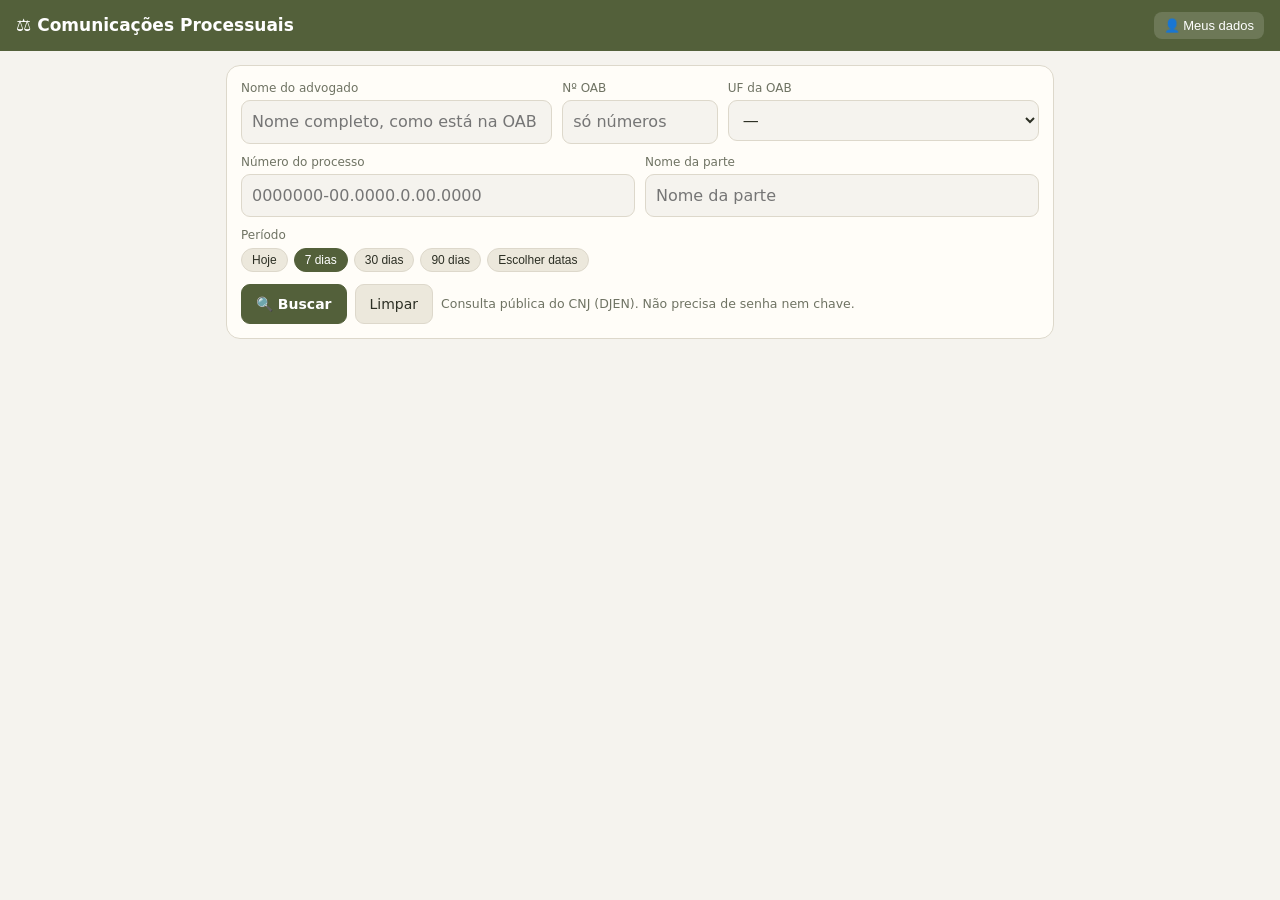
<file: app/ferramentas/comunicacoes.html>
<!DOCTYPE html>
<html lang="pt-BR">
<head>
<meta charset="utf-8">
<meta name="viewport" content="width=device-width, initial-scale=1, viewport-fit=cover">
<meta name="theme-color" content="#53603a">
<title>Comunicações Processuais</title>
<style>
  :root {
    --bg: #f5f3ee; --card: #fffdf8; --line: #ddd8cb; --tx: #2c2f24; --mut: #6f7363;
    --acc: #53603a; --acc2: #66764a; --ok: #2f7d4f; --warn: #a86a12; --bad: #b3261e; --chip: #ece8dc;
  }
  @media (prefers-color-scheme: dark) {
    :root { --bg: #15170f; --card: #1d2016; --line: #343929; --tx: #e8e6dc; --mut: #a3a690; --acc: #9db36d; --acc2: #b4c98a; --chip: #2a2e20; }
  }
  * { box-sizing: border-box; }
  [hidden] { display: none !important; }
  body { margin: 0; background: var(--bg); color: var(--tx); font: 15px/1.45 system-ui, -apple-system, "Segoe UI", Roboto, sans-serif; }
  header { position: sticky; top: 0; z-index: 5; background: var(--acc); color: #fff; padding: 12px 16px; padding-top: max(12px, env(safe-area-inset-top)); display: flex; align-items: center; gap: 10px; }
  header h1 { font-size: 17px; margin: 0; flex: 1; }
  header button { background: rgba(255,255,255,.15); color: #fff; border: 0; border-radius: 8px; padding: 6px 10px; font-size: 13px; cursor: pointer; }
  main { max-width: 860px; margin: 0 auto; padding: 14px 16px 40px; }
  .card { background: var(--card); border: 1px solid var(--line); border-radius: 14px; padding: 14px; margin-bottom: 12px; }
  label { display: block; font-size: 12px; color: var(--mut); margin-bottom: 3px; }
  input, select { width: 100%; font: inherit; font-size: 16px; padding: 9px 10px; border-radius: 9px; border: 1px solid var(--line); background: var(--bg); color: var(--tx); }
  .grid { display: grid; gap: 10px; grid-template-columns: 1fr; }
  @media (min-width: 620px) { .g3 { grid-template-columns: 2fr 1fr 2fr; } .g2 { grid-template-columns: 1fr 1fr; } }
  .row { display: flex; gap: 8px; flex-wrap: wrap; align-items: center; }
  .btn { font: inherit; font-size: 14px; padding: 9px 14px; border-radius: 9px; border: 1px solid var(--line); background: var(--chip); color: var(--tx); cursor: pointer; }
  .btn.primary { background: var(--acc); border-color: var(--acc); color: #fff; font-weight: 600; }
  .btn.sm { padding: 5px 10px; font-size: 13px; }
  .btn:disabled { opacity: .6; cursor: default; }
  .chips { display: flex; gap: 6px; flex-wrap: wrap; }
  .chip { font-size: 12px; padding: 4px 10px; border-radius: 99px; background: var(--chip); border: 1px solid var(--line); cursor: pointer; color: var(--tx); }
  .chip.on { background: var(--acc); color: #fff; border-color: var(--acc); }
  .muted { color: var(--mut); } .small { font-size: 12.5px; }
  .msg { padding: 10px 12px; border-radius: 10px; font-size: 14px; }
  .msg.err { background: #b3261e1a; color: var(--bad); } .msg.ok { background: #2f7d4f1a; color: var(--ok); }
  .item { border: 1px solid var(--line); border-radius: 12px; background: var(--card); margin-bottom: 8px; overflow: hidden; }
  .item.nova { border-left: 4px solid var(--acc); }
  .item.lida { opacity: .72; }
  .it-h { padding: 12px; cursor: pointer; }
  .badges { display: flex; gap: 5px; flex-wrap: wrap; margin-bottom: 4px; }
  .b { font-size: 11px; padding: 2px 8px; border-radius: 99px; background: var(--chip); border: 1px solid var(--line); }
  .b.t { background: var(--acc); color: #fff; border-color: var(--acc); }
  .b.n { background: #a86a12; color: #fff; border-color: #a86a12; }
  .proc { font-family: ui-monospace, Menlo, Consolas, monospace; font-weight: 600; font-size: 14px; word-break: break-all; }
  .meta { font-size: 12.5px; color: var(--mut); display: flex; gap: 12px; flex-wrap: wrap; margin-top: 3px; }
  .it-b { border-top: 1px solid var(--line); padding: 12px; display: none; }
  .item.open .it-b { display: block; }
  .teor { white-space: pre-wrap; word-break: break-word; font-size: 14px; background: var(--bg); border: 1px solid var(--line); border-radius: 10px; padding: 10px; max-height: 60vh; overflow: auto; }
  h3 { font-size: 13px; margin: 10px 0 4px; color: var(--mut); }
  a { color: var(--acc); }
  .top-res { display: flex; justify-content: space-between; align-items: center; gap: 8px; flex-wrap: wrap; margin: 6px 0 10px; }
  details summary { cursor: pointer; }
</style>
</head>
<body>
<header>
  <h1>⚖️ Comunicações Processuais</h1>
  <button id="b-dados" title="Guardar seus dados para não digitar toda vez">👤 Meus dados</button>
</header>
<main>
  <div class="card">
    <div class="grid g3">
      <div><label for="f-nomeAdv">Nome do advogado</label><input id="f-nomeAdv" placeholder="Nome completo, como está na OAB" autocomplete="off"></div>
      <div><label for="f-oab">Nº OAB</label><input id="f-oab" inputmode="numeric" placeholder="só números" autocomplete="off"></div>
      <div><label for="f-uf">UF da OAB</label><select id="f-uf"></select></div>
    </div>
    <div class="grid g2" style="margin-top:10px">
      <div><label for="f-proc">Número do processo</label><input id="f-proc" placeholder="0000000-00.0000.0.00.0000" autocomplete="off"></div>
      <div><label for="f-parte">Nome da parte</label><input id="f-parte" placeholder="Nome da parte" autocomplete="off"></div>
    </div>
    <div style="margin-top:10px"><label>Período</label>
      <div class="chips" id="periodos">
        <button class="chip" data-d="0">Hoje</button><button class="chip on" data-d="7">7 dias</button><button class="chip" data-d="30">30 dias</button><button class="chip" data-d="90">90 dias</button><button class="chip" data-d="-1">Escolher datas</button>
      </div>
      <div class="grid g2" id="datas" style="margin-top:8px" hidden>
        <div><label for="f-ini">De</label><input type="date" id="f-ini"></div>
        <div><label for="f-fim">Até</label><input type="date" id="f-fim"></div>
      </div>
    </div>
    <div class="row" style="margin-top:12px">
      <button class="btn primary" id="b-buscar">🔍 Buscar</button>
      <button class="btn" id="b-limpar">Limpar</button>
      <span class="muted small">Consulta pública do CNJ (DJEN). Não precisa de senha nem chave.</span>
    </div>
  </div>

  <div id="status"></div>
  <div class="top-res" id="top-res" hidden>
    <b id="total"></b>
    <div class="row">
      <input id="f-filtro" placeholder="Filtrar resultado…" style="width:auto;min-width:160px;padding:6px 9px;font-size:14px">
      <button class="btn sm" id="b-txt">⤓ Baixar .txt</button>
      <button class="btn sm" id="b-csv">⤓ Planilha (.csv)</button>
    </div>
  </div>
  <div id="lista"></div>
  <div class="row" style="justify-content:center"><button class="btn" id="b-mais" hidden>Carregar mais</button></div>
</main>

<script>
(function () {
  'use strict';
  const API = 'https://comunicaapi.pje.jus.br/api/v1/comunicacao';
  const UFS = ['', 'AC','AL','AP','AM','BA','CE','DF','ES','GO','MA','MT','MS','MG','PA','PB','PR','PE','PI','RJ','RN','RS','RO','RR','SC','SP','SE','TO'];
  const $ = (s) => document.querySelector(s);
  const esc = (s) => String(s == null ? '' : s).replace(/[&<>"']/g, (c) => ({ '&': '&amp;', '<': '&lt;', '>': '&gt;', '"': '&quot;', "'": '&#39;' }[c]));
  const store = {
    get(k, d) { try { const v = localStorage.getItem('djen:' + k); return v == null ? d : JSON.parse(v); } catch { return d; } },
    set(k, v) { try { localStorage.setItem('djen:' + k, JSON.stringify(v)); } catch {} },
  };

  $('#f-uf').innerHTML = UFS.map((u) => '<option value="' + u + '">' + (u || '—') + '</option>').join('');

  // ── Meus dados (guardados só neste aparelho) ──────────────────────────────
  function carregarDados() {
    const d = store.get('dados', null);
    if (!d) return;
    $('#f-nomeAdv').value = d.nome || ''; $('#f-oab').value = d.oab || ''; $('#f-uf').value = d.uf || '';
  }
  $('#b-dados').onclick = () => {
    const d = { nome: $('#f-nomeAdv').value.trim(), oab: $('#f-oab').value.replace(/\D/g, ''), uf: $('#f-uf').value };
    if (!d.nome && !d.oab) { alert('Preencha seu nome e/ou OAB nos campos e toque em "Meus dados" de novo para guardar.'); return; }
    store.set('dados', d);
    status('✅ Seus dados foram guardados neste aparelho. Da próxima vez já aparecem preenchidos.', 'ok');
  };
  carregarDados();

  // ── Período ───────────────────────────────────────────────────────────────
  let dias = 7;
  const iso = (d) => d.toISOString().slice(0, 10);
  $('#periodos').onclick = (e) => {
    const b = e.target.closest('[data-d]'); if (!b) return;
    document.querySelectorAll('#periodos .chip').forEach((x) => x.classList.toggle('on', x === b));
    dias = +b.dataset.d; $('#datas').hidden = dias !== -1;
  };
  function periodo() {
    if (dias === -1) return { ini: $('#f-ini').value, fim: $('#f-fim').value };
    const fim = new Date(), ini = new Date(); ini.setDate(ini.getDate() - dias);
    return { ini: iso(ini), fim: iso(fim) };
  }

  // ── Texto da comunicação (vem em HTML) ────────────────────────────────────
  function limpar(t) {
    if (!t) return '';
    const div = document.createElement('div');
    let h = String(t).replace(/<(script|style)[^>]*>[\s\S]*?<\/\1>/gi, '')
      .replace(/<br\s*\/?>/gi, '\n').replace(/<\/p>/gi, '\n\n').replace(/<\/(div|tr|li|h\d)>/gi, '\n').replace(/<\/td>/gi, ' | ');
    div.innerHTML = h;
    return (div.textContent || '').replace(/[ \t ]{2,}/g, ' ').replace(/\n[ \t]+/g, '\n').replace(/\n{3,}/g, '\n\n').trim();
  }
  const fData = (d) => { if (!d) return ''; const m = String(d).match(/^(\d{4})-(\d{2})-(\d{2})/); return m ? m[3] + '/' + m[2] + '/' + m[1] : d; };

  function parse(it) {
    return {
      id: it.id, hash: it.hash || '',
      data: it.data_disponibilizacao || it.datadisponibilizacao || it.dataDisponibilizacao || '',
      tribunal: it.siglaTribunal || it.tribunal || '',
      tipo: it.tipoComunicacao || it.tipo || '',
      orgao: it.nomeOrgao || it.orgao || '',
      processo: it.numeroprocessocommascara || it.numero_processo || it.processo || '',
      classe: it.nomeClasse || it.classe || '',
      tipoDoc: it.tipoDocumento || '',
      texto: limpar(it.texto || ''),
      link: it.link || '', meio: it.meiocompleto || it.meio || '', status: it.status || '',
      partes: (it.destinatarios || []).map((d) => ({ nome: d.nome || '', polo: d.polo === 'A' ? 'Ativo' : d.polo === 'P' ? 'Passivo' : (d.polo || '') })),
      advs: (it.destinatarioadvogados || it.advogados || []).map((x) => { const a = x.advogado || x; return { nome: a.nome || '', oab: a.numero_oab || a.oab || '', uf: a.uf_oab || a.uf || '' }; }),
    };
  }

  // ── Busca ─────────────────────────────────────────────────────────────────
  let itens = [], total = 0, pagina = 1, ultimoParams = null;
  const vistos = new Set(store.get('vistos', []));
  const lidas = new Set(store.get('lidas', []));
  const chave = (c) => c.hash || String(c.id);

  function status(t, kind) { $('#status').innerHTML = t ? '<div class="msg ' + (kind || '') + '">' + t + '</div>' : ''; }

  function montarParams(p) {
    const q = new URLSearchParams();
    const oab = $('#f-oab').value.replace(/\D/g, ''), uf = $('#f-uf').value;
    const nomeAdv = $('#f-nomeAdv').value.trim(), parte = $('#f-parte').value.trim(), proc = $('#f-proc').value.replace(/[.\-\s]/g, '');
    if (oab) q.set('numeroOab', oab);
    if (uf && oab) q.set('ufOab', uf);
    if (nomeAdv) q.set('nomeAdvogado', nomeAdv);
    if (parte) q.set('nomeParte', parte);
    if (proc) q.set('numeroProcesso', proc);
    const per = periodo();
    if (per.ini) q.set('dataDisponibilizacaoInicio', per.ini);
    if (per.fim) q.set('dataDisponibilizacaoFim', per.fim);
    q.set('pagina', String(p)); q.set('itensPorPagina', '100');
    return q;
  }

  async function buscar(mais) {
    const tem = $('#f-oab').value.trim() || $('#f-nomeAdv').value.trim() || $('#f-parte').value.trim() || $('#f-proc').value.trim();
    if (!tem) { status('Preencha pelo menos um campo: nome do advogado, OAB, parte ou processo.', 'err'); return; }
    if (!mais) { itens = []; pagina = 1; ultimoParams = montarParams(1); } else { pagina++; ultimoParams.set('pagina', String(pagina)); }
    $('#b-buscar').disabled = true; $('#b-mais').disabled = true;
    status('Consultando o CNJ…');
    try {
      const r = await fetch(API + '?' + ultimoParams.toString(), { headers: { Accept: 'application/json' } });
      if (r.status === 429) throw new Error('O CNJ pediu para esperar um pouco (muitas consultas seguidas). Tente de novo em 1 minuto.');
      if (!r.ok) throw new Error('O CNJ respondeu com erro ' + r.status + '.');
      const d = await r.json();
      const novos = (d.items || []).map(parse);
      total = d.count || (itens.length + novos.length);
      itens = itens.concat(novos);
      status('');
      render();
      // marca como "vistas" para destacar as novas na próxima consulta
      itens.forEach((c) => vistos.add(chave(c)));
      store.set('vistos', [...vistos].slice(-5000));
    } catch (e) {
      if (mais) pagina--;
      const rede = /Failed to fetch|NetworkError|Load failed/i.test(e.message);
      status(rede
        ? '⚠ Não consegui falar com o CNJ. Confira a internet. O CNJ também pode recusar acessos de fora do Brasil (VPN ligada?).'
        : '⚠ ' + esc(e.message), 'err');
    } finally { $('#b-buscar').disabled = false; $('#b-mais').disabled = false; }
  }

  function render() {
    const f = ($('#f-filtro').value || '').toLowerCase();
    const vis = itens.filter((c) => !f || (c.processo + ' ' + c.texto + ' ' + c.orgao + ' ' + c.partes.map((p) => p.nome).join(' ')).toLowerCase().includes(f));
    $('#top-res').hidden = !itens.length && !total;
    $('#total').textContent = total ? total + ' comunicação(ões)' + (itens.length < total ? ' · mostrando ' + itens.length : '') : 'Nenhuma comunicação encontrada no período';
    $('#b-mais').hidden = !(itens.length < total);
    $('#lista').innerHTML = vis.map((c, i) => {
      const k = chave(c), nova = !vistos.has(k), lida = lidas.has(k);
      return '<div class="item' + (nova ? ' nova' : '') + (lida ? ' lida' : '') + '" data-k="' + esc(k) + '">' +
        '<div class="it-h"><div class="badges">' + (nova ? '<span class="b n">NOVA</span>' : '') + (c.tipo ? '<span class="b t">' + esc(c.tipo) + '</span>' : '') + (c.tribunal ? '<span class="b">' + esc(c.tribunal) + '</span>' : '') + ((c.tipoDoc || c.classe) ? '<span class="b">' + esc(c.tipoDoc || c.classe) + '</span>' : '') + (lida ? '<span class="b">✓ lida</span>' : '') + '</div>' +
        '<div class="proc">' + esc(c.processo) + '</div>' +
        '<div class="meta"><span>📅 ' + esc(fData(c.data)) + '</span>' + (c.orgao ? '<span>🏛 ' + esc(c.orgao) + '</span>' : '') + '</div>' +
        (c.partes.length ? '<div class="small muted" style="margin-top:4px">' + esc(c.partes.map((p) => p.nome + (p.polo ? ' (' + p.polo + ')' : '')).join(' · ')) + '</div>' : '') +
        '</div><div class="it-b">' +
        (c.advs.length ? '<h3>Advogados</h3><div class="small">' + c.advs.map((a) => esc(a.nome) + (a.oab ? ' — OAB ' + esc(a.oab) + '/' + esc(a.uf) : '')).join('<br>') + '</div>' : '') +
        (c.meio ? '<h3>Meio</h3><div class="small">' + esc(c.meio) + '</div>' : '') +
        (c.texto ? '<h3>Teor da comunicação</h3><div class="teor">' + esc(c.texto) + '</div>' : '') +
        '<div class="row" style="margin-top:10px">' +
          '<button class="btn sm" data-a="copiar">📋 Copiar teor</button>' +
          '<button class="btn sm" data-a="lida">' + (lida ? '↺ Marcar não lida' : '✓ Marcar como lida') + '</button>' +
          (c.link ? '<a class="btn sm" href="' + esc(c.link) + '" target="_blank" rel="noopener">↗ Ver no tribunal</a>' : '') +
          (c.hash ? '<a class="btn sm" href="https://comunicaapi.pje.jus.br/api/v1/comunicacao/' + encodeURIComponent(c.hash) + '/certidao" target="_blank" rel="noopener">⤓ Certidão (PDF)</a>' : '') +
        '</div></div></div>';
    }).join('') || (itens.length ? '<p class="muted">Nada com esse filtro.</p>' : '');
  }

  $('#lista').addEventListener('click', async (e) => {
    const item = e.target.closest('.item'); if (!item) return;
    const k = item.dataset.k, c = itens.find((x) => chave(x) === k);
    const a = e.target.closest('[data-a]');
    if (!a) { if (e.target.closest('.it-h')) item.classList.toggle('open'); return; }
    if (a.dataset.a === 'copiar' && c) {
      const t = c.processo + '\n' + fData(c.data) + ' — ' + c.orgao + '\n\n' + c.texto;
      try { await navigator.clipboard.writeText(t); a.textContent = '✓ Copiado'; } catch { prompt('Copie o texto:', t); }
    }
    if (a.dataset.a === 'lida') { lidas.has(k) ? lidas.delete(k) : lidas.add(k); store.set('lidas', [...lidas].slice(-5000)); const open = item.classList.contains('open'); render(); if (open) { const n = document.querySelector('.item[data-k="' + CSS.escape(k) + '"]'); if (n) n.classList.add('open'); } }
  });

  // ── Baixar ────────────────────────────────────────────────────────────────
  function baixar(nome, texto, tipo) {
    const a = document.createElement('a');
    a.href = URL.createObjectURL(new Blob([texto], { type: tipo + ';charset=utf-8' }));
    a.download = nome; document.body.appendChild(a); a.click(); a.remove();
    setTimeout(() => URL.revokeObjectURL(a.href), 2000);
  }
  $('#b-txt').onclick = () => baixar('comunicacoes-' + iso(new Date()) + '.txt', itens.map((c) => '═'.repeat(40) + '\n' + c.processo + ' · ' + fData(c.data) + ' · ' + c.tribunal + '\n' + c.orgao + '\nPartes: ' + c.partes.map((p) => p.nome + ' (' + p.polo + ')').join('; ') + '\n\n' + c.texto + '\n').join('\n'), 'text/plain');
  $('#b-csv').onclick = () => {
    const q = (v) => '"' + String(v || '').replace(/"/g, '""') + '"';
    const linhas = [['Data', 'Tribunal', 'Tipo', 'Processo', 'Órgão', 'Partes', 'Link'].map(q).join(';')]
      .concat(itens.map((c) => [fData(c.data), c.tribunal, c.tipo, c.processo, c.orgao, c.partes.map((p) => p.nome).join(' / '), c.link].map(q).join(';')));
    baixar('comunicacoes-' + iso(new Date()) + '.csv', '﻿' + linhas.join('\r\n'), 'text/csv');
  };

  $('#b-buscar').onclick = () => buscar(false);
  $('#b-mais').onclick = () => buscar(true);
  $('#f-filtro').oninput = render;
  $('#b-limpar').onclick = () => { ['#f-proc', '#f-parte'].forEach((s) => ($(s).value = '')); itens = []; total = 0; status(''); render(); $('#top-res').hidden = true; };
  document.querySelectorAll('main input').forEach((i) => i.addEventListener('keydown', (e) => { if (e.key === 'Enter' && i.id !== 'f-filtro') buscar(false); }));
})();
</script>
</body>
</html>
</file>
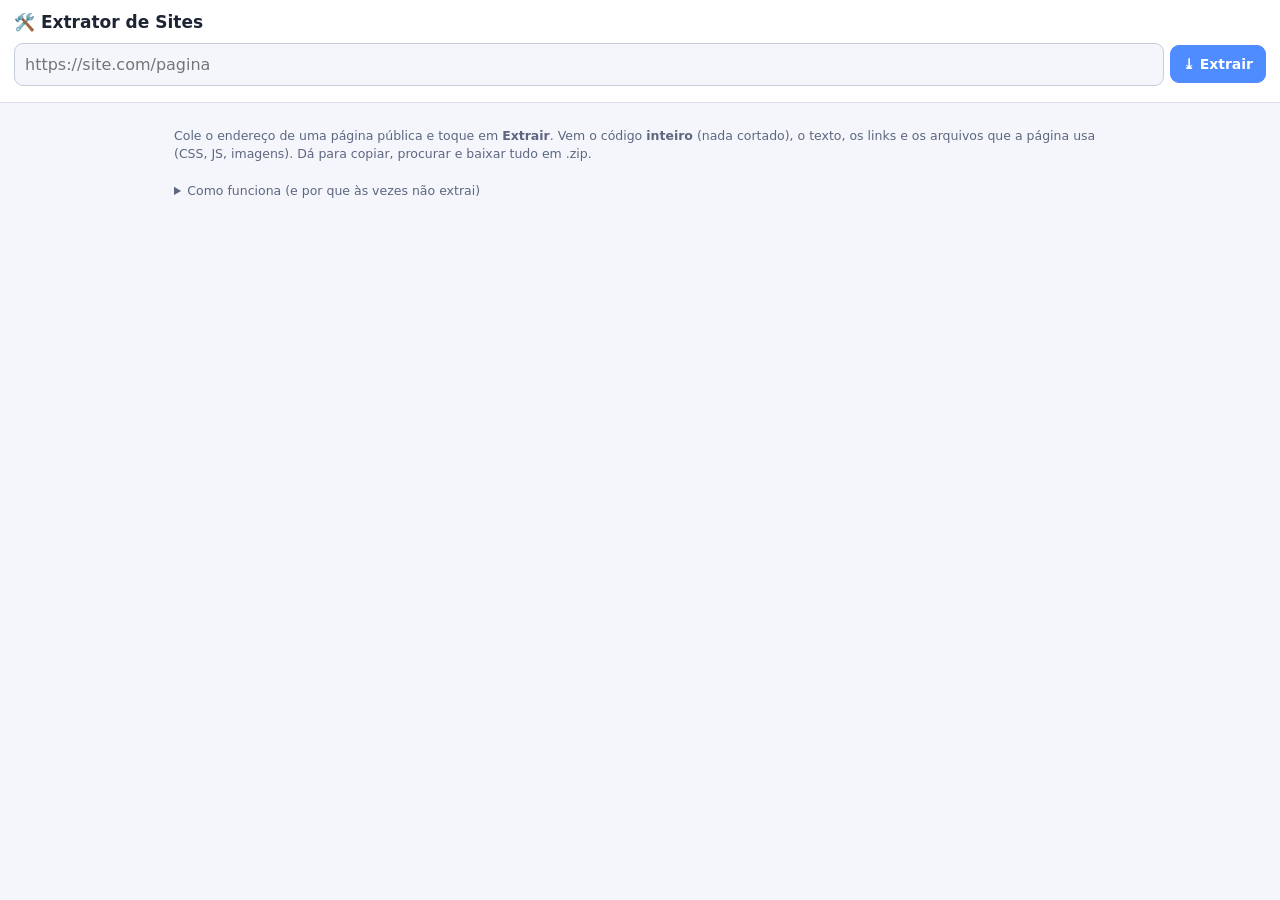
<file: app/ferramentas/extrator.html>
<!DOCTYPE html>
<html lang="pt-BR">
<head>
<meta charset="utf-8">
<meta name="viewport" content="width=device-width, initial-scale=1, viewport-fit=cover">
<meta name="theme-color" content="#1b2337">
<title>Extrator de Sites</title>
<style>
  :root { --bg:#0f1420; --bg2:#151b2b; --bg3:#1b2337; --line:#263048; --line2:#34405e; --tx:#d8deea; --mut:#8592ab; --acc:#4f8cff; --ok:#38c793; --bad:#ff6b78; --mono:ui-monospace,"Cascadia Code",Consolas,Menlo,monospace; }
  @media (prefers-color-scheme: light) { :root { --bg:#f4f6fb; --bg2:#fff; --bg3:#eef1f8; --line:#d9deea; --line2:#c5ccdc; --tx:#1d2433; --mut:#5d6780; } }
  * { box-sizing: border-box; } [hidden] { display: none !important; }
  body { margin: 0; background: var(--bg); color: var(--tx); font: 15px/1.45 system-ui,-apple-system,"Segoe UI",Roboto,sans-serif; }
  header { position: sticky; top: 0; z-index: 5; background: var(--bg2); border-bottom: 1px solid var(--line); padding: 10px 14px; padding-top: max(10px, env(safe-area-inset-top)); }
  h1 { font-size: 17px; margin: 0 0 8px; }
  main { max-width: 960px; margin: 0 auto; padding: 12px 14px 60px; }
  .row { display: flex; gap: 6px; flex-wrap: wrap; align-items: center; }
  .inp { font: inherit; font-size: 16px; padding: 9px 10px; border-radius: 9px; border: 1px solid var(--line2); background: var(--bg); color: var(--tx); }
  .btn { font: inherit; font-size: 14px; padding: 8px 12px; border-radius: 9px; border: 1px solid var(--line2); background: var(--bg3); color: var(--tx); cursor: pointer; white-space: nowrap; }
  .btn.p { background: var(--acc); border-color: var(--acc); color: #fff; font-weight: 600; }
  .btn.s { padding: 4px 9px; font-size: 13px; }
  .btn:disabled { opacity: .55; }
  .muted { color: var(--mut); } .small { font-size: 12.5px; }
  .msg { padding: 9px 12px; border-radius: 9px; font-size: 14px; margin: 8px 0; white-space: pre-wrap; }
  .msg.err { background: #ff6b781f; color: var(--bad); } .msg.ok { background: #38c7931f; color: var(--ok); }
  .tabs { display: flex; gap: 4px; flex-wrap: wrap; margin: 10px 0 6px; }
  .tab { font: inherit; font-size: 13px; padding: 6px 11px; border-radius: 99px; border: 1px solid var(--line2); background: var(--bg3); color: var(--tx); cursor: pointer; }
  .tab.on { background: var(--acc); border-color: var(--acc); color: #fff; }
  pre { margin: 0; white-space: pre-wrap; word-break: break-word; font: 12.5px/1.5 var(--mono); background: var(--bg2); border: 1px solid var(--line); border-radius: 10px; padding: 10px; max-height: 75vh; overflow: auto; }
  .lst div { display: flex; gap: 6px; align-items: center; padding: 6px 8px; border-bottom: 1px solid var(--line); font-size: 13px; }
  .lst div span { flex: 1; min-width: 0; word-break: break-all; font-family: var(--mono); }
  .lst a { color: #8fb8ff; }
  mark { background: #f2b84b66; color: inherit; }
  .hist { display: flex; gap: 4px; flex-wrap: wrap; margin-top: 6px; }
  .hist button { font-size: 11.5px; padding: 3px 8px; border-radius: 99px; border: 1px solid var(--line2); background: var(--bg3); color: var(--mut); cursor: pointer; max-width: 220px; overflow: hidden; text-overflow: ellipsis; white-space: nowrap; }
</style>
</head>
<body>
<header>
  <h1>🛠️ Extrator de Sites</h1>
  <div class="row">
    <input class="inp" id="url" type="url" placeholder="https://site.com/pagina" style="flex:1;min-width:180px" autocomplete="off" autocapitalize="off">
    <button class="btn p" id="go">⤓ Extrair</button>
  </div>
  <div class="hist" id="hist"></div>
</header>
<main>
  <p class="muted small" id="ajuda">Cole o endereço de uma página pública e toque em <b>Extrair</b>. Vem o código <b>inteiro</b> (nada cortado), o texto, os links e os arquivos que a página usa (CSS, JS, imagens). Dá para copiar, procurar e baixar tudo em .zip.</p>
  <div id="status"></div>
  <div id="res" hidden>
    <div class="row small muted" id="info"></div>
    <div class="tabs" id="tabs">
      <button class="tab on" data-t="codigo">📄 Código</button>
      <button class="tab" data-t="texto">📝 Texto</button>
      <button class="tab" data-t="links">🔗 Links</button>
      <button class="tab" data-t="rec">🧩 Arquivos da página</button>
    </div>
    <div class="row" style="margin-bottom:6px">
      <input class="inp" id="q" placeholder="🔍 Procurar…" style="flex:1;min-width:140px;padding:6px 9px;font-size:14px">
      <button class="btn s" id="copiar">📋 Copiar esta aba</button>
      <button class="btn s" id="baixar">⤓ Baixar esta aba</button>
      <button class="btn s" id="zip">📦 Baixar tudo (.zip)</button>
    </div>
    <div id="view"></div>
  </div>
  <details style="margin-top:18px"><summary class="small muted">Como funciona (e por que às vezes não extrai)</summary>
    <div class="small muted" style="margin-top:6px">
      <p>O navegador, por segurança, não deixa uma página ler outro site (é a trava chamada <b>CORS</b>). Por isso o extrator tenta em <b>cascata</b>:</p>
      <ol>
        <li><b>Direto</b>: funciona com sites que liberam (vários do governo liberam).</li>
        <li>Passando por <b>"pontes" públicas gratuitas</b> que buscam a página por você, uma depois da outra até alguma dar certo.</li>
        <li>Por último, um leitor que devolve só o <b>texto</b> da página.</li>
      </ol>
      <p>No APK, a trava do CORS não existe do mesmo jeito; por isso alguns extratores funcionam no APK e não no navegador.</p>
      <p>⚠ Use só com páginas <b>públicas</b>: as pontes são de terceiros e veem o que passa por elas. Páginas com login, senha ou dados de clientes não devem passar por aqui. Sites com proteção forte (Cloudflare, Netlify com bloqueio) podem recusar todas as pontes. Copiar o código de um sistema pago pode ir contra os termos de uso dele: use para estudar e se inspirar.</p>
    </div>
  </details>
</main>
<script>
(function () {
  'use strict';
  const $ = (s) => document.querySelector(s);
  const esc = (s) => String(s == null ? '' : s).replace(/[&<>"']/g, (c) => ({ '&': '&amp;', '<': '&lt;', '>': '&gt;', '"': '&quot;', "'": '&#39;' }[c]));
  // Rotas em cascata: a primeira que responder com conteúdo vence.
  const ROTAS = [
    { nome: 'direto', url: (u) => u },
    { nome: 'ponte allorigins', url: (u) => 'https://api.allorigins.win/raw?url=' + encodeURIComponent(u) },
    { nome: 'ponte allorigins (json)', url: (u) => 'https://api.allorigins.win/get?url=' + encodeURIComponent(u), json: 'contents' },
    { nome: 'ponte corsproxy', url: (u) => 'https://corsproxy.io/?url=' + encodeURIComponent(u) },
    { nome: 'ponte codetabs', url: (u) => 'https://api.codetabs.com/v1/proxy/?quest=' + encodeURIComponent(u) },
    { nome: 'ponte cors.lol', url: (u) => 'https://api.cors.lol/?url=' + encodeURIComponent(u) },
  ];
  const LEITOR = (u) => 'https://r.jina.ai/' + u;

  let atual = null, aba = 'codigo';
  const hist = (() => { try { return JSON.parse(localStorage.getItem('extrator:hist') || '[]'); } catch { return []; } })();
  function salvarHist(u) { const i = hist.indexOf(u); if (i >= 0) hist.splice(i, 1); hist.unshift(u); hist.length = Math.min(hist.length, 12); try { localStorage.setItem('extrator:hist', JSON.stringify(hist)); } catch {} renderHist(); }
  function renderHist() { $('#hist').innerHTML = hist.map((u) => '<button data-u="' + esc(u) + '" title="' + esc(u) + '">' + esc(u.replace(/^https?:\/\//, '')) + '</button>').join(''); }
  $('#hist').onclick = (e) => { const b = e.target.closest('[data-u]'); if (b) { $('#url').value = b.dataset.u; extrair(); } };
  renderHist();

  function status(t, k) { $('#status').innerHTML = t ? '<div class="msg ' + (k || '') + '">' + t + '</div>' : ''; }

  async function buscar(u, binario, tempo) {
    const erros = [];
    for (const r of ROTAS) {
      try {
        const ctl = new AbortController(); const tm = setTimeout(() => ctl.abort(), tempo || 20000);
        const res = await fetch(r.url(u), { signal: ctl.signal, redirect: 'follow' });
        clearTimeout(tm);
        if (!res.ok) { erros.push(r.nome + ': erro ' + res.status); continue; }
        if (binario && r.json) continue;
        if (binario) { const b = new Uint8Array(await res.arrayBuffer()); if (b.length) return { rota: r.nome, bytes: b, tipo: res.headers.get('content-type') || '' }; erros.push(r.nome + ': vazio'); continue; }
        let t = await res.text();
        if (r.json) { try { t = JSON.parse(t)[r.json] || ''; } catch { t = ''; } }
        if (t && t.trim()) return { rota: r.nome, texto: t, tipo: res.headers.get('content-type') || '' };
        erros.push(r.nome + ': vazio');
      } catch (e) { erros.push(r.nome + ': ' + (e.name === 'AbortError' ? 'demorou demais' : 'bloqueado')); }
    }
    const err = new Error(erros.join('\n')); err.lista = erros; throw err;
  }

  function absoluto(base, href) { try { return new URL(href, base).href; } catch { return null; } }
  function analisar(html, base) {
    const doc = new DOMParser().parseFromString(html, 'text/html');
    const links = new Map(), rec = new Map();
    doc.querySelectorAll('a[href]').forEach((a) => { const u = absoluto(base, a.getAttribute('href')); if (u && /^https?:/.test(u)) links.set(u, (a.textContent || '').trim().replace(/\s+/g, ' ')); });
    const addRec = (u, tipo) => { u = absoluto(base, u); if (u && /^https?:/.test(u) && !rec.has(u)) rec.set(u, tipo); };
    doc.querySelectorAll('link[rel~="stylesheet"][href]').forEach((l) => addRec(l.getAttribute('href'), 'css'));
    doc.querySelectorAll('script[src]').forEach((s) => addRec(s.getAttribute('src'), 'js'));
    doc.querySelectorAll('link[rel~="manifest"][href]').forEach((l) => addRec(l.getAttribute('href'), 'manifest'));
    doc.querySelectorAll('link[rel~="icon"][href], link[rel~="apple-touch-icon"][href]').forEach((l) => addRec(l.getAttribute('href'), 'ícone'));
    doc.querySelectorAll('img[src]').forEach((i) => addRec(i.getAttribute('src'), 'imagem'));
    doc.querySelectorAll('source[src], video[src], audio[src]').forEach((i) => addRec(i.getAttribute('src'), 'mídia'));
    const sw = html.match(/serviceWorker\.register\(\s*['"`]([^'"`]+)['"`]/); if (sw) addRec(sw[1], 'service worker');
    doc.querySelectorAll('script, style, noscript, template').forEach((n) => n.remove());
    doc.querySelectorAll('br').forEach((n) => n.replaceWith('\n'));
    doc.querySelectorAll('p,div,h1,h2,h3,h4,h5,h6,li,tr,section,article,header,footer,nav,main,aside,blockquote,pre,table,ul,ol,dt,dd,figcaption').forEach((n) => { n.append('\n'); });
    doc.querySelectorAll('td,th').forEach((n) => n.append(' | '));
    const texto = (doc.body ? doc.body.textContent : doc.documentElement.textContent || '').replace(/[ \t]+\n/g, '\n').replace(/\n[ \t]+/g, '\n').replace(/\n{3,}/g, '\n\n').trim();
    const titulo = (new DOMParser().parseFromString(html, 'text/html').title || '').trim();
    return { links: [...links].map(([u, t]) => ({ u, t })), rec: [...rec].map(([u, tipo]) => ({ u, tipo })), texto, titulo };
  }

  async function extrair() {
    let u = $('#url').value.trim();
    if (!u) return status('Cole um endereço primeiro.', 'err');
    if (!/^https?:\/\//i.test(u)) u = 'https://' + u;
    $('#url').value = u; $('#go').disabled = true; $('#res').hidden = true;
    status('Buscando… (tento direto e depois pelas pontes, uma por uma)');
    try {
      const r = await buscar(u);
      const a = analisar(r.texto, u);
      atual = { url: u, html: r.texto, rota: r.rota, ...a };
      salvarHist(u);
      status('✅ Extraído pela rota: <b>' + esc(r.rota) + '</b>', 'ok');
      mostrar();
    } catch (e) {
      // Último recurso: só o texto da página
      try {
        const res = await fetch(LEITOR(u));
        if (!res.ok) throw new Error('leitor: erro ' + res.status);
        const t = await res.text();
        atual = { url: u, html: '', rota: 'leitor de texto', links: [], rec: [], texto: t, titulo: '' };
        salvarHist(u);
        status('⚠ O código não veio (o site bloqueia), mas consegui o <b>texto</b> da página pelo leitor.', 'ok');
        aba = 'texto'; mostrar();
      } catch (e2) {
        status('❌ Não consegui extrair. Tentativas:\n' + esc((e.lista || [e.message]).concat(['leitor de texto: ' + e2.message]).join('\n')) + '\n\nO site pode ter proteção forte, exigir login, ou estar fora do ar.', 'err');
      }
    } finally { $('#go').disabled = false; }
  }

  function realce(t, q) {
    if (!q) return esc(t);
    const lo = t.toLowerCase(), ql = q.toLowerCase(); let o = '', i = 0, j;
    while ((j = lo.indexOf(ql, i)) >= 0) { o += esc(t.slice(i, j)) + '<mark>' + esc(t.slice(j, j + q.length)) + '</mark>'; i = j + q.length; }
    return o + esc(t.slice(i));
  }
  function conteudoAba() {
    if (!atual) return '';
    if (aba === 'codigo') return atual.html;
    if (aba === 'texto') return atual.texto;
    if (aba === 'links') return atual.links.map((l) => l.u + (l.t ? '  — ' + l.t : '')).join('\n');
    return atual.rec.map((r) => '[' + r.tipo + '] ' + r.u).join('\n');
  }
  function mostrar() {
    $('#res').hidden = false;
    document.querySelectorAll('.tab').forEach((t) => t.classList.toggle('on', t.dataset.t === aba));
    const q = $('#q').value.trim();
    $('#info').innerHTML = (atual.titulo ? '<b>' + esc(atual.titulo) + '</b> · ' : '') + (atual.html ? (atual.html.length / 1024).toFixed(1).replace('.', ',') + ' KB de código · ' + atual.html.split('\n').length.toLocaleString('pt-BR') + ' linhas · ' : '') + atual.links.length + ' links · ' + atual.rec.length + ' arquivos';
    if (aba === 'codigo' || aba === 'texto') {
      const t = conteudoAba();
      $('#view').innerHTML = t ? '<pre>' + realce(t, q) + '</pre>' : '<p class="muted">Nada nesta aba.</p>';
      return;
    }
    const lista = aba === 'links' ? atual.links.map((l) => ({ u: l.u, d: l.t })) : atual.rec.map((r) => ({ u: r.u, d: r.tipo }));
    const vis = lista.filter((x) => !q || (x.u + ' ' + x.d).toLowerCase().includes(q.toLowerCase()));
    $('#view').innerHTML = vis.length ? '<div class="lst">' + vis.map((x) => '<div><span>' + realce(x.u, q) + (x.d ? '<br><small class="muted">' + realce(x.d, q) + '</small>' : '') + '</span>' +
      (aba === 'links' ? '<button class="btn s" data-ext="' + esc(x.u) + '">⤓ Extrair</button>' : '<button class="btn s" data-ver="' + esc(x.u) + '">👁 Ver</button>') + '<a class="btn s" href="' + esc(x.u) + '" target="_blank" rel="noopener">↗</a></div>').join('') + '</div>' : '<p class="muted">Nada aqui.</p>';
  }
  $('#tabs').onclick = (e) => { const t = e.target.closest('[data-t]'); if (t) { aba = t.dataset.t; mostrar(); } };
  $('#q').oninput = mostrar;
  $('#view').addEventListener('click', async (e) => {
    const x = e.target.closest('[data-ext]'); if (x) { $('#url').value = x.dataset.ext; window.scrollTo(0, 0); extrair(); return; }
    const v = e.target.closest('[data-ver]');
    if (v) {
      v.disabled = true; v.textContent = '…';
      try {
        const r = await buscar(v.dataset.ver);
        const box = document.createElement('pre'); box.style.marginTop = '6px'; box.textContent = r.texto;
        v.closest('div').after(box); v.textContent = '✓';
      } catch { v.textContent = '✗'; }
    }
  });
  $('#go').onclick = extrair;
  $('#url').addEventListener('keydown', (e) => { if (e.key === 'Enter') extrair(); });

  async function copiar(t) {
    try { await navigator.clipboard.writeText(t); status('📋 Copiado (' + t.length.toLocaleString('pt-BR') + ' caracteres)', 'ok'); }
    catch { const ta = document.createElement('textarea'); ta.value = t; document.body.appendChild(ta); ta.select(); document.execCommand('copy'); ta.remove(); status('📋 Copiado', 'ok'); }
  }
  function baixar(nome, blob) { const a = document.createElement('a'); a.href = URL.createObjectURL(blob); a.download = nome; document.body.appendChild(a); a.click(); a.remove(); setTimeout(() => URL.revokeObjectURL(a.href), 3000); }
  const nomeBase = () => { try { const u = new URL(atual.url); return (u.hostname + u.pathname).replace(/[^\w.-]+/g, '-').replace(/-+$/, '') || 'pagina'; } catch { return 'pagina'; } };
  $('#copiar').onclick = () => copiar(conteudoAba());
  $('#baixar').onclick = () => baixar(nomeBase() + (aba === 'codigo' ? '.html' : '-' + aba + '.txt'), new Blob([conteudoAba()], { type: 'text/plain;charset=utf-8' }));

  // ── .zip com a página e os arquivos dela ──────────────────────────────────
  const CRC = (() => { const t = new Uint32Array(256); for (let n = 0; n < 256; n++) { let c = n; for (let k = 0; k < 8; k++) c = c & 1 ? 0xedb88320 ^ (c >>> 1) : c >>> 1; t[n] = c >>> 0; } return t; })();
  const crc32 = (u8) => { let c = 0xffffffff; for (let i = 0; i < u8.length; i++) c = CRC[(c ^ u8[i]) & 0xff] ^ (c >>> 8); return (c ^ 0xffffffff) >>> 0; };
  function zip(files) {
    const enc = new TextEncoder(), parts = [], cen = []; let off = 0;
    for (const f of files) {
      const nm = enc.encode(f.name), d = f.data, crc = crc32(d);
      const h = new DataView(new ArrayBuffer(30)); h.setUint32(0, 0x04034b50, true); h.setUint16(4, 20, true); h.setUint16(6, 0x800, true); h.setUint32(14, crc, true); h.setUint32(18, d.length, true); h.setUint32(22, d.length, true); h.setUint16(26, nm.length, true);
      parts.push(new Uint8Array(h.buffer), nm, d);
      const c = new DataView(new ArrayBuffer(46)); c.setUint32(0, 0x02014b50, true); c.setUint16(4, 20, true); c.setUint16(6, 20, true); c.setUint16(8, 0x800, true); c.setUint32(16, crc, true); c.setUint32(20, d.length, true); c.setUint32(24, d.length, true); c.setUint16(28, nm.length, true); c.setUint32(42, off, true);
      cen.push(new Uint8Array(c.buffer), nm); off += 30 + nm.length + d.length;
    }
    const cs = cen.reduce((a, b) => a + b.length, 0), e = new DataView(new ArrayBuffer(22));
    e.setUint32(0, 0x06054b50, true); e.setUint16(8, files.length, true); e.setUint16(10, files.length, true); e.setUint32(12, cs, true); e.setUint32(16, off, true);
    return new Blob(parts.concat(cen, [new Uint8Array(e.buffer)]), { type: 'application/zip' });
  }
  $('#zip').onclick = async () => {
    if (!atual) return;
    const enc = new TextEncoder(), files = [], usados = new Set(), falhas = [];
    const caminho = (u) => { try { const x = new URL(u); let p = (x.hostname === new URL(atual.url).hostname ? '' : x.hostname + '/') + x.pathname.replace(/^\/+/, ''); if (!p || p.endsWith('/')) p += 'index'; p = p.replace(/[?*:|"<>]/g, '_'); let q = p, i = 2; while (usados.has(q)) q = p.replace(/(\.[^./]+)?$/, '-' + i++ + '$1'); usados.add(q); return 'arquivos/' + q; } catch { return 'arquivos/item-' + usados.size; } };
    if (atual.html) files.push({ name: 'pagina.html', data: enc.encode(atual.html) });
    files.push({ name: 'texto.txt', data: enc.encode(atual.texto || '') });
    files.push({ name: 'links.txt', data: enc.encode(atual.links.map((l) => l.u + (l.t ? '  — ' + l.t : '')).join('\n')) });
    let n = 0;
    for (const r of atual.rec) {
      n++; status('📦 Baixando arquivos da página: ' + n + ' de ' + atual.rec.length + '…');
      try { const b = await buscar(r.u, true, 15000); files.push({ name: caminho(r.u), data: b.bytes }); }
      catch { falhas.push(r.u); }
    }
    files.push({ name: 'LEIA-ME.txt', data: enc.encode('Extraído de: ' + atual.url + '\nEm: ' + new Date().toLocaleString('pt-BR') + '\nRota: ' + atual.rota + '\n\npagina.html = código da página\ntexto.txt = só o texto\nlinks.txt = todos os links\narquivos/ = CSS, JS, imagens que a página usa\n' + (falhas.length ? '\nNão consegui baixar (' + falhas.length + '):\n' + falhas.join('\n') + '\n' : '')) });
    const blob = zip(files);
    baixar(nomeBase() + '.zip', blob);
    status('📦 Pronto: ' + files.length + ' arquivo(s) no .zip' + (falhas.length ? ' · ' + falhas.length + ' não vieram (veja LEIA-ME.txt)' : ''), 'ok');
  };
})();
</script>
</body>
</html>
</file>
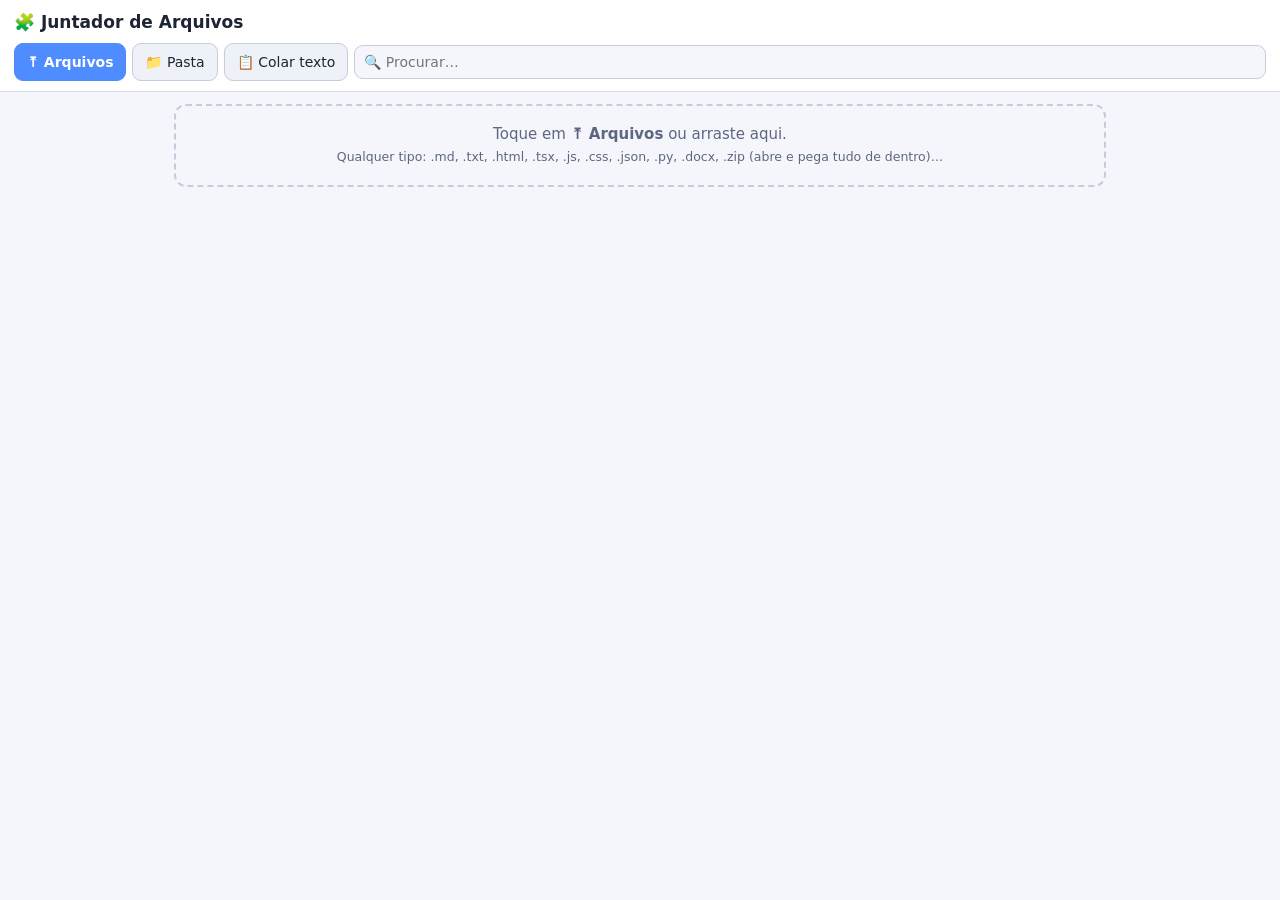
<file: app/ferramentas/juntador.html>
<!DOCTYPE html>
<html lang="pt-BR">
<head>
<meta charset="utf-8">
<meta name="viewport" content="width=device-width, initial-scale=1, viewport-fit=cover">
<meta name="theme-color" content="#1b2337">
<title>Juntador de Arquivos</title>
<style>
  :root { --bg:#0f1420; --bg2:#151b2b; --bg3:#1b2337; --line:#263048; --line2:#34405e; --tx:#d8deea; --mut:#8592ab; --acc:#4f8cff; --ok:#38c793; --warn:#f2b84b; --bad:#ff6b78; --mono:ui-monospace,"Cascadia Code","JetBrains Mono",Consolas,Menlo,monospace; }
  @media (prefers-color-scheme: light) { :root { --bg:#f4f6fb; --bg2:#ffffff; --bg3:#eef1f8; --line:#d9deea; --line2:#c5ccdc; --tx:#1d2433; --mut:#5d6780; } }
  * { box-sizing: border-box; }
  [hidden] { display: none !important; }
  body { margin: 0; background: var(--bg); color: var(--tx); font: 15px/1.45 system-ui,-apple-system,"Segoe UI",Roboto,sans-serif; }
  header { position: sticky; top: 0; z-index: 10; background: var(--bg2); border-bottom: 1px solid var(--line); padding: 10px 14px; padding-top: max(10px, env(safe-area-inset-top)); }
  header h1 { margin: 0 0 8px; font-size: 17px; }
  main { max-width: 960px; margin: 0 auto; padding: 12px 14px 120px; }
  .row { display: flex; gap: 6px; flex-wrap: wrap; align-items: center; }
  .btn { font: inherit; font-size: 14px; padding: 8px 12px; border-radius: 9px; border: 1px solid var(--line2); background: var(--bg3); color: var(--tx); cursor: pointer; white-space: nowrap; }
  .btn:hover { border-color: var(--acc); }
  .btn.p { background: var(--acc); border-color: var(--acc); color: #fff; font-weight: 600; }
  .btn.s { padding: 4px 9px; font-size: 13px; border-radius: 7px; }
  .btn.d { color: var(--bad); }
  .inp { font: inherit; font-size: 16px; padding: 8px 10px; border-radius: 9px; border: 1px solid var(--line2); background: var(--bg); color: var(--tx); }
  textarea.inp { width: 100%; font-family: var(--mono); font-size: 13px; }
  .muted { color: var(--mut); } .small { font-size: 12.5px; }
  .card { background: var(--bg2); border: 1px solid var(--line); border-radius: 12px; padding: 12px; margin-bottom: 10px; }
  .drop { border: 2px dashed var(--line2); border-radius: 12px; padding: 18px; text-align: center; color: var(--mut); margin-bottom: 10px; }
  .drop.on { border-color: var(--acc); color: var(--tx); }
  .it { background: var(--bg2); border: 1px solid var(--line); border-radius: 10px; margin-bottom: 6px; }
  .it.off { opacity: .5; }
  .it-h { display: flex; align-items: center; gap: 6px; padding: 7px 8px; }
  .it-h input[type=checkbox] { width: 18px; height: 18px; flex-shrink: 0; }
  .nm { flex: 1; min-width: 0; cursor: pointer; }
  .nm b { display: block; font-family: var(--mono); font-size: 13px; word-break: break-all; }
  .nm small { color: var(--mut); font-size: 11.5px; }
  .tag { font-size: 10.5px; padding: 1px 6px; border-radius: 99px; background: var(--bg3); border: 1px solid var(--line2); margin-right: 4px; }
  .mv { display: flex; gap: 3px; flex-shrink: 0; }
  .body { border-top: 1px solid var(--line); padding: 8px; }
  pre.code { margin: 0; white-space: pre-wrap; word-break: break-word; font: 12.5px/1.5 var(--mono); background: var(--bg); border: 1px solid var(--line); border-radius: 8px; padding: 10px; max-height: 70vh; overflow: auto; }
  mark { background: #f2b84b66; color: inherit; border-radius: 2px; }
  .bar { position: fixed; left: 0; right: 0; bottom: 0; background: var(--bg2); border-top: 1px solid var(--line); padding: 8px 14px; padding-bottom: max(8px, env(safe-area-inset-bottom)); z-index: 10; }
  .bar .row { max-width: 960px; margin: 0 auto; }
  .toast { position: fixed; left: 50%; bottom: 80px; transform: translateX(-50%); background: #111827; color: #fff; padding: 9px 14px; border-radius: 10px; font-size: 14px; z-index: 50; max-width: 90vw; text-align: center; }
  .modal { position: fixed; inset: 0; background: rgba(0,0,0,.55); z-index: 40; display: flex; align-items: center; justify-content: center; padding: 14px; }
  .modal > div { background: var(--bg2); border: 1px solid var(--line2); border-radius: 14px; padding: 14px; width: 100%; max-width: 720px; max-height: 90vh; overflow: auto; }
  .opts label { display: flex; gap: 8px; align-items: flex-start; margin: 6px 0; font-size: 14px; }
  .opts input[type=radio], .opts input[type=checkbox] { margin-top: 3px; width: 17px; height: 17px; flex-shrink: 0; }
  details > summary { cursor: pointer; }
</style>
</head>
<body>
<header>
  <h1>🧩 Juntador de Arquivos</h1>
  <div class="row">
    <button class="btn p" id="b-add">⤒ Arquivos</button>
    <button class="btn" id="b-dir">📁 Pasta</button>
    <button class="btn" id="b-paste">📋 Colar texto</button>
    <input class="inp" id="q" placeholder="🔍 Procurar…" style="flex:1;min-width:120px;padding:6px 9px;font-size:14px">
  </div>
  <input type="file" id="f-files" multiple hidden>
  <input type="file" id="f-dir" webkitdirectory multiple hidden>
</header>
<main>
  <div class="drop" id="drop">Toque em <b>⤒ Arquivos</b> ou arraste aqui.<br><span class="small">Qualquer tipo: .md, .txt, .html, .tsx, .js, .css, .json, .py, .docx, .zip (abre e pega tudo de dentro)…</span></div>
  <div class="row small muted" id="resumo" style="margin-bottom:8px"></div>
  <div class="row" id="ordem" hidden style="margin-bottom:8px">
    <span class="small muted">Ordenar:</span>
    <button class="btn s" data-o="nome">Nome A→Z</button>
    <button class="btn s" data-o="tipo">Tipo</button>
    <button class="btn s" data-o="pasta">Pasta</button>
    <button class="btn s" data-o="tam">Tamanho</button>
    <button class="btn s" data-o="inv">Inverter</button>
    <button class="btn s" id="b-todos">☑ Todos</button>
    <button class="btn s" id="b-nenhum">☐ Nenhum</button>
    <button class="btn s d" id="b-limpar">🗑 Limpar tudo</button>
  </div>
  <div id="lista"></div>
</main>
<div class="bar" id="bar" hidden>
  <div class="row">
    <span class="small muted" id="sel"></span>
    <span style="flex:1"></span>
    <button class="btn" id="b-copiar">📋 Copiar tudo</button>
    <button class="btn p" id="b-gerar">⤓ Gerar arquivo único</button>
  </div>
</div>

<script>
(function () {
  'use strict';
  const $ = (s, r) => (r || document).querySelector(s);
  const esc = (s) => String(s == null ? '' : s).replace(/[&<>"']/g, (c) => ({ '&': '&amp;', '<': '&lt;', '>': '&gt;', '"': '&quot;', "'": '&#39;' }[c]));
  let items = [];        // { id, path, text|null, b64|null, size, on, open }
  let q = '';
  const uid = () => Date.now().toString(36) + Math.random().toString(36).slice(2, 7);
  function toast(t, ms) { const el = document.createElement('div'); el.className = 'toast'; el.textContent = t; document.body.appendChild(el); setTimeout(() => el.remove(), ms || 2600); }

  // ── Tipos ───────────────────────────────────────────────────────────────────
  const LANG = { md: 'markdown', markdown: 'markdown', txt: 'text', html: 'html', htm: 'html', css: 'css', scss: 'scss', js: 'javascript', mjs: 'javascript', cjs: 'javascript', jsx: 'jsx', ts: 'typescript', tsx: 'tsx', json: 'json', py: 'python', sh: 'bash', bat: 'bat', ps1: 'powershell', yml: 'yaml', yaml: 'yaml', xml: 'xml', svg: 'svg', sql: 'sql', java: 'java', kt: 'kotlin', gradle: 'groovy', php: 'php', rb: 'ruby', go: 'go', rs: 'rust', c: 'c', h: 'c', cpp: 'cpp', cs: 'csharp', vue: 'vue', svelte: 'svelte', toml: 'toml', ini: 'ini', env: 'text', csv: 'csv', docx: 'text' };
  const ext = (p) => { const b = p.split('/').pop().toLowerCase(); const i = b.lastIndexOf('.'); return i > 0 ? b.slice(i + 1) : ''; };
  const lang = (p) => LANG[ext(p)] || 'text';
  const isTexto = (p) => ['markdown', 'text'].includes(lang(p));
  const BIN = /^(png|jpe?g|gif|webp|ico|bmp|pdf|zip|apk|jar|keystore|jks|mp3|mp4|wav|ogg|webm|woff2?|ttf|otf|eot|exe|dll|so|bin|7z|rar|gz|tgz|mov|avi|psd|xlsx?|pptx?)$/;
  const bytesFmt = (n) => n < 1024 ? n + ' B' : n < 1048576 ? (n / 1024).toFixed(1).replace('.', ',') + ' KB' : (n / 1048576).toFixed(1).replace('.', ',') + ' MB';
  const linhas = (t) => t == null ? 0 : (t.match(/\n/g) || []).length + 1;

  function decode(u8) {
    try { return new TextDecoder('utf-8', { fatal: true }).decode(u8).replace(/^﻿/, ''); }
    catch { return new TextDecoder('windows-1252').decode(u8); }
  }
  function pareceBinario(u8) { const n = Math.min(u8.length, 8000); for (let i = 0; i < n; i++) if (u8[i] === 0) return true; return false; }
  function b64(u8) { let s = ''; for (let i = 0; i < u8.length; i += 0x8000) s += String.fromCharCode.apply(null, u8.subarray(i, i + 0x8000)); return btoa(s); }
  function unb64(s) { const b = atob(s); const u = new Uint8Array(b.length); for (let i = 0; i < b.length; i++) u[i] = b.charCodeAt(i); return u; }

  // ── ZIP: ler (sem biblioteca) ───────────────────────────────────────────────
  async function inflate(u8) {
    if (typeof DecompressionStream === 'undefined') throw new Error('Este navegador não abre .zip compactado. Atualize o navegador.');
    const ds = new DecompressionStream('deflate-raw');
    const out = new Response(new Blob([u8]).stream().pipeThrough(ds));
    return new Uint8Array(await out.arrayBuffer());
  }
  async function lerZip(u8) {
    const dv = new DataView(u8.buffer, u8.byteOffset, u8.byteLength);
    let eocd = -1;
    for (let i = u8.length - 22; i >= Math.max(0, u8.length - 65557); i--) if (dv.getUint32(i, true) === 0x06054b50) { eocd = i; break; }
    if (eocd < 0) throw new Error('.zip inválido ou corrompido');
    let n = dv.getUint16(eocd + 10, true), off = dv.getUint32(eocd + 16, true);
    if (off === 0xffffffff || n === 0xffff) { const loc = eocd - 20; if (loc >= 0 && dv.getUint32(loc, true) === 0x07064b50) { const z = Number(dv.getBigUint64(loc + 8, true)); n = Number(dv.getBigUint64(z + 32, true)); off = Number(dv.getBigUint64(z + 48, true)); } }
    const out = [], utf = new TextDecoder('utf-8'), lat = new TextDecoder('windows-1252');
    let p = off;
    for (let k = 0; k < n; k++) {
      if (dv.getUint32(p, true) !== 0x02014b50) break;
      const flags = dv.getUint16(p + 8, true), method = dv.getUint16(p + 10, true);
      let csize = dv.getUint32(p + 20, true);
      const nl = dv.getUint16(p + 28, true), el = dv.getUint16(p + 30, true), cl = dv.getUint16(p + 32, true);
      let lo = dv.getUint32(p + 42, true);
      const nameB = u8.subarray(p + 46, p + 46 + nl);
      const name = (flags & 0x800) ? utf.decode(nameB) : (() => { try { return new TextDecoder('utf-8', { fatal: true }).decode(nameB); } catch { return lat.decode(nameB); } })();
      if (csize === 0xffffffff || lo === 0xffffffff) { let e = p + 46 + nl; const end = e + el; while (e < end) { const id = dv.getUint16(e, true), sz = dv.getUint16(e + 2, true); if (id === 1) { let q2 = e + 4; if (dv.getUint32(p + 24, true) === 0xffffffff) q2 += 8; if (csize === 0xffffffff) { csize = Number(dv.getBigUint64(q2, true)); q2 += 8; } if (lo === 0xffffffff) lo = Number(dv.getBigUint64(q2, true)); } e += 4 + sz; } }
      p += 46 + nl + el + cl;
      if (name.endsWith('/')) continue;
      const dataStart = lo + 30 + dv.getUint16(lo + 26, true) + dv.getUint16(lo + 28, true);
      const raw = u8.subarray(dataStart, dataStart + csize);
      let data;
      if (method === 0) data = raw.slice();
      else if (method === 8) data = await inflate(raw);
      else { out.push({ name, erro: 'compactação não suportada (' + method + ')' }); continue; }
      out.push({ name, data });
    }
    return out;
  }

  // ── ZIP: escrever (sem compactar, abre em qualquer lugar) ───────────────────
  const CRC = (() => { const t = new Uint32Array(256); for (let n = 0; n < 256; n++) { let c = n; for (let k = 0; k < 8; k++) c = c & 1 ? 0xedb88320 ^ (c >>> 1) : c >>> 1; t[n] = c >>> 0; } return t; })();
  const crc32 = (u8) => { let c = 0xffffffff; for (let i = 0; i < u8.length; i++) c = CRC[(c ^ u8[i]) & 0xff] ^ (c >>> 8); return (c ^ 0xffffffff) >>> 0; };
  function escreverZip(files) {
    const enc = new TextEncoder(), parts = [], central = []; let off = 0;
    for (const f of files) {
      const name = enc.encode(f.name), data = f.data, crc = crc32(data);
      const h = new DataView(new ArrayBuffer(30));
      h.setUint32(0, 0x04034b50, true); h.setUint16(4, 20, true); h.setUint16(6, 0x800, true); h.setUint16(8, 0, true);
      h.setUint32(14, crc, true); h.setUint32(18, data.length, true); h.setUint32(22, data.length, true); h.setUint16(26, name.length, true);
      parts.push(new Uint8Array(h.buffer), name, data);
      const c = new DataView(new ArrayBuffer(46));
      c.setUint32(0, 0x02014b50, true); c.setUint16(4, 20, true); c.setUint16(6, 20, true); c.setUint16(8, 0x800, true);
      c.setUint32(16, crc, true); c.setUint32(20, data.length, true); c.setUint32(24, data.length, true); c.setUint16(28, name.length, true); c.setUint32(42, off, true);
      central.push(new Uint8Array(c.buffer), name);
      off += 30 + name.length + data.length;
    }
    const csize = central.reduce((a, b) => a + b.length, 0);
    const e = new DataView(new ArrayBuffer(22));
    e.setUint32(0, 0x06054b50, true); e.setUint16(8, files.length, true); e.setUint16(10, files.length, true); e.setUint32(12, csize, true); e.setUint32(16, off, true);
    return new Blob(parts.concat(central, [new Uint8Array(e.buffer)]), { type: 'application/zip' });
  }

  // ── Word (.docx): só o texto ────────────────────────────────────────────────
  async function textoDocx(u8) {
    const ents = await lerZip(u8);
    const doc = ents.find((e) => e.name === 'word/document.xml');
    if (!doc || !doc.data) return null;
    const xml = new TextDecoder('utf-8').decode(doc.data);
    return xml.replace(/<w:tab\/>/g, '\t').replace(/<w:br[^>]*\/>/g, '\n').replace(/<\/w:p>/g, '\n').replace(/<[^>]+>/g, '')
      .replace(/&lt;/g, '<').replace(/&gt;/g, '>').replace(/&quot;/g, '"').replace(/&apos;/g, "'").replace(/&amp;/g, '&').replace(/\n{3,}/g, '\n\n').trim();
  }

  // ── Importar ────────────────────────────────────────────────────────────────
  async function addBytes(path, u8) {
    path = path.replace(/\\/g, '/').replace(/^\/+/, '');
    const e = ext(path);
    if (e === 'zip') {
      try {
        const ents = await lerZip(u8);
        const names = ents.map((x) => x.name);
        const raiz = names.length > 1 && names.every((n) => n.includes('/') && n.split('/')[0] === names[0].split('/')[0]) ? names[0].split('/')[0] + '/' : '';
        let n = 0;
        for (const x of ents) {
          if (/(^|\/)(__MACOSX|node_modules|\.git)\//.test(x.name) || /\.DS_Store$/.test(x.name)) continue;
          if (x.erro) { toast(x.name + ': ' + x.erro); continue; }
          await addBytes(x.name.slice(raiz.length), x.data); n++;
        }
        toast('📦 ' + path + ': ' + n + ' arquivo(s)');
      } catch (er) { toast('⚠ ' + path + ': ' + er.message, 5000); }
      return;
    }
    let text = null, bin = null;
    if (e === 'docx') { try { text = await textoDocx(u8); } catch {} bin = b64(u8); } // guarda o original para o .zip
    else if (BIN.test(e) || pareceBinario(u8)) bin = b64(u8);
    else text = decode(u8);
    const ex = items.find((i) => i.path === path);
    const rec = { id: ex ? ex.id : uid(), path, text, b64: bin, size: u8.length, on: true, open: false };
    if (ex) Object.assign(ex, rec); else items.push(rec);
    // Arquivo gerado por este Juntador? Oferece separar de volta.
    if (text && /<!-- arquivo: .+? -->/.test(text) && /<!-- fim: .+? -->/.test(text)) setTimeout(() => oferecerSeparar(rec), 200);
  }
  async function importar(fileList) {
    const files = Array.from(fileList || []);
    if (!files.length) return;
    toast('Lendo ' + files.length + ' arquivo(s)…', 1500);
    for (const f of files) await addBytes(f.webkitRelativePath || f.name, new Uint8Array(await f.arrayBuffer()));
    salvar(); render();
  }
  $('#b-add').onclick = () => $('#f-files').click();
  $('#b-dir').onclick = () => $('#f-dir').click();
  $('#f-files').onchange = (e) => { importar(e.target.files); e.target.value = ''; };
  $('#f-dir').onchange = (e) => { importar(e.target.files); e.target.value = ''; };
  const drop = $('#drop');
  ['dragenter', 'dragover'].forEach((t) => document.addEventListener(t, (e) => { e.preventDefault(); drop.classList.add('on'); }));
  ['dragleave', 'drop'].forEach((t) => document.addEventListener(t, (e) => { e.preventDefault(); if (t === 'drop' || e.target === drop) drop.classList.remove('on'); }));
  document.addEventListener('drop', (e) => importar(e.dataTransfer.files));
  $('#b-paste').onclick = () => {
    modal('<h3 style="margin-top:0">📋 Colar texto</h3><input class="inp" id="pn" placeholder="Nome (ex.: pagina.html ou notas.md)" style="width:100%;margin-bottom:8px"><textarea class="inp" id="pt" rows="12" placeholder="Cole aqui"></textarea><div class="row" style="justify-content:flex-end;margin-top:8px"><button class="btn" data-x="0">Cancelar</button><button class="btn p" data-x="1">Adicionar</button></div>',
      async (m, ok) => { if (!ok) return; const t = $('#pt', m).value; if (!t.trim()) return; let n = $('#pn', m).value.trim() || ('colado-' + (items.length + 1) + '.txt'); if (!ext(n)) n += /^\s*</.test(t) ? '.html' : '.md'; await addBytes(n, new TextEncoder().encode(t)); salvar(); render(); });
  };

  // ── Guardar no aparelho (não perde ao fechar) ──────────────────────────────
  let db = null;
  function idb() { if (db) return db; db = new Promise((res, rej) => { const r = indexedDB.open('juntador', 1); r.onupgradeneeded = () => r.result.createObjectStore('kv'); r.onsuccess = () => res(r.result); r.onerror = () => rej(r.error); }); return db; }
  async function salvar() { try { const d = await idb(); d.transaction('kv', 'readwrite').objectStore('kv').put(items.map(({ open, ...x }) => x), 'items'); } catch {} }
  async function carregar() { try { const d = await idb(); const r = d.transaction('kv').objectStore('kv').get('items'); r.onsuccess = () => { items = (r.result || []).map((x) => Object.assign(x, { open: false })); render(); }; } catch {} }

  // ── Lista ───────────────────────────────────────────────────────────────────
  function realce(t) {
    if (!q) return esc(t);
    const lo = t.toLowerCase(), ql = q.toLowerCase(); let out = '', i = 0, j;
    while ((j = lo.indexOf(ql, i)) >= 0) { out += esc(t.slice(i, j)) + '<mark>' + esc(t.slice(j, j + q.length)) + '</mark>'; i = j + q.length; }
    return out + esc(t.slice(i));
  }
  function render() {
    const vis = items.filter((x) => !q || x.path.toLowerCase().includes(q.toLowerCase()) || (x.text && x.text.toLowerCase().includes(q.toLowerCase())));
    const on = items.filter((x) => x.on);
    $('#ordem').hidden = !items.length; $('#bar').hidden = !items.length; $('#drop').hidden = items.length > 0;
    $('#resumo').textContent = items.length ? items.length + ' arquivo(s) · ' + bytesFmt(items.reduce((a, b) => a + b.size, 0)) + (q ? ' · ' + vis.length + ' com "' + q + '"' : '') : '';
    $('#sel').textContent = on.length + ' marcado(s) · ' + on.reduce((a, b) => a + linhas(b.text), 0).toLocaleString('pt-BR') + ' linhas';
    $('#lista').innerHTML = vis.map((x) => {
      const i = items.indexOf(x), tipo = x.text == null ? 'binário' : lang(x.path);
      const ocorr = q && x.text ? (x.text.toLowerCase().split(q.toLowerCase()).length - 1) : 0;
      return '<div class="it' + (x.on ? '' : ' off') + '" data-id="' + x.id + '"><div class="it-h">' +
        '<input type="checkbox" data-a="on"' + (x.on ? ' checked' : '') + ' title="Entra no arquivo final">' +
        '<div class="nm" data-a="abrir"><b>' + (i + 1) + '. ' + realce(x.path) + '</b><small><span class="tag">' + esc(tipo) + '</span>' + bytesFmt(x.size) + (x.text != null ? ' · ' + linhas(x.text).toLocaleString('pt-BR') + ' linhas' : '') + (ocorr ? ' · ' + ocorr + '× encontrado' : '') + (x.nota ? ' · 📝' : '') + '</small>' + (x.nota && !x.open ? '<small style="display:block">📝 ' + esc(x.nota) + '</small>' : '') + '</div>' +
        '<div class="mv"><button class="btn s" data-a="topo" title="Para o começo">⤒</button><button class="btn s" data-a="sobe" title="Subir">↑</button><button class="btn s" data-a="desce" title="Descer">↓</button><button class="btn s" data-a="mais" title="Mais">⋯</button></div></div>' +
        (x.open ? '<div class="body"><textarea class="inp nota" data-a="nota" rows="2" placeholder="📝 O que esse pedaço faz? De onde veio? (vai junto no arquivo final)" style="font-family:inherit;font-size:14px;margin-bottom:6px">' + esc(x.nota || '') + '</textarea>' + (x.text == null ? '<p class="muted small">Arquivo binário (imagem, PDF, zip…). Vai junto no .zip; no arquivo de texto aparece só o nome.</p>' : '<div class="row" style="margin-bottom:6px"><button class="btn s" data-a="copiar">📋 Copiar este</button><button class="btn s" data-a="editar">✏️ Editar</button></div><pre class="code">' + realce(x.text) + '</pre>') + '</div>' : '') +
        '</div>';
    }).join('');
  }
  $('#q').oninput = (e) => { q = e.target.value.trim(); render(); };
  $('#lista').addEventListener('input', (e) => { if (e.target.dataset.a !== 'nota') return; const it = items.find((x) => x.id === e.target.closest('[data-id]').dataset.id); if (it) { it.nota = e.target.value; salvarLogo(); } });
  let tSalvar; const salvarLogo = () => { clearTimeout(tSalvar); tSalvar = setTimeout(salvar, 600); };
  $('#lista').addEventListener('click', async (e) => {
    const a = e.target.closest('[data-a]'); if (!a) return;
    const it = items.find((x) => x.id === a.closest('[data-id]').dataset.id); if (!it) return;
    const i = items.indexOf(it), act = a.dataset.a;
    if (act === 'on') { it.on = a.checked; salvar(); render(); return; }
    if (act === 'nota') return;
    if (act === 'abrir') it.open = !it.open;
    if (act === 'sobe' && i > 0) [items[i - 1], items[i]] = [items[i], items[i - 1]];
    if (act === 'desce' && i < items.length - 1) [items[i + 1], items[i]] = [items[i], items[i + 1]];
    if (act === 'topo') { items.splice(i, 1); items.unshift(it); }
    if (act === 'copiar') { await copiar(it.text); }
    if (act === 'editar') {
      modal('<h3 style="margin-top:0">✏️ ' + esc(it.path) + '</h3><textarea class="inp" id="et" rows="18"></textarea><div class="row" style="justify-content:flex-end;margin-top:8px"><button class="btn" data-x="0">Cancelar</button><button class="btn p" data-x="1">Salvar</button></div>',
        (m, ok) => { if (ok) { it.text = $('#et', m).value; it.size = new Blob([it.text]).size; salvar(); render(); } }, (m) => { $('#et', m).value = it.text; });
      return;
    }
    if (act === 'mais') {
      modal('<h3 style="margin-top:0">' + esc(it.path) + '</h3><div class="row"><button class="btn" data-x="ren">✏️ Renomear / mudar pasta</button><button class="btn" data-x="pos">🔢 Mudar posição</button><button class="btn" data-x="dup">⧉ Duplicar</button><button class="btn" data-x="dl">⤓ Baixar este</button><button class="btn d" data-x="del">🗑 Tirar da lista</button><button class="btn" data-x="0">Fechar</button></div>',
        async (m, ok, x) => {
          if (x === 'ren') { const n = prompt('Novo nome (pode ter pasta, ex.: src/app.js):', it.path); if (n && n.trim()) it.path = n.trim().replace(/^\/+/, ''); }
          if (x === 'pos') { const n = parseInt(prompt('Posição (1 a ' + items.length + '):', String(i + 1)), 10); if (n >= 1 && n <= items.length) { items.splice(items.indexOf(it), 1); items.splice(n - 1, 0, it); } }
          if (x === 'dup') items.splice(items.indexOf(it) + 1, 0, Object.assign({}, it, { id: uid(), path: it.path.replace(/(\.[^.]+)?$/, '-copia$1'), open: false }));
          if (x === 'dl') baixar(it.path.split('/').pop(), it.b64 ? new Blob([unb64(it.b64)]) : new Blob([it.text || ''], { type: 'text/plain;charset=utf-8' }));
          if (x === 'del') items = items.filter((y) => y !== it);
          salvar(); render();
        });
      return;
    }
    salvar(); render();
  });
  $('#ordem').addEventListener('click', (e) => {
    const b = e.target.closest('[data-o]'); if (!b) return;
    const o = b.dataset.o, cmp = (a, c) => a.localeCompare(c, 'pt', { numeric: true });
    if (o === 'nome') items.sort((a, c) => cmp(a.path.split('/').pop(), c.path.split('/').pop()));
    if (o === 'pasta') items.sort((a, c) => cmp(a.path, c.path));
    if (o === 'tipo') items.sort((a, c) => cmp(lang(a.path), lang(c.path)) || cmp(a.path, c.path));
    if (o === 'tam') items.sort((a, c) => c.size - a.size);
    if (o === 'inv') items.reverse();
    salvar(); render();
  });
  $('#b-todos').onclick = () => { items.forEach((x) => (x.on = true)); salvar(); render(); };
  $('#b-nenhum').onclick = () => { items.forEach((x) => (x.on = false)); salvar(); render(); };
  $('#b-limpar').onclick = () => { if (!confirm('Tirar TODOS os arquivos da lista? (os seus arquivos originais não são apagados)')) return; items = []; salvar(); render(); };

  // ── Gerar o arquivo único ───────────────────────────────────────────────────
  function cerca(t) { let m = 2, r; const re = /`{3,}/g; while ((r = re.exec(t))) m = Math.max(m, r[0].length); return '`'.repeat(m + 1); }
  function arvore(paths) {
    const root = {};
    paths.forEach((p) => { let n = root; p.split('/').forEach((s, i, a) => { n[s] = n[s] || (i === a.length - 1 ? null : {}); if (n[s]) n = n[s]; }); });
    const out = [];
    const walk = (n, pre) => { const ks = Object.keys(n).sort((a, b) => (n[a] === null) - (n[b] === null) || a.localeCompare(b)); ks.forEach((k, i) => { const last = i === ks.length - 1; out.push(pre + (last ? '└── ' : '├── ') + k + (n[k] ? '/' : '')); if (n[k]) walk(n[k], pre + (last ? '    ' : '│   ')); }); };
    walk(root, ''); return out.join('\n');
  }
  function gerarMD(sel, opt) {
    const total = sel.reduce((a, b) => a + linhas(b.text), 0);
    let s = '# ' + (opt.titulo || 'Arquivos juntados') + '\n\n';
    s += '> ' + sel.length + ' arquivo(s) · ' + total.toLocaleString('pt-BR') + ' linhas · gerado em ' + new Date().toLocaleString('pt-BR') + '\n\n';
    if (opt.indice) s += '## Índice\n\n' + sel.map((x, i) => (i + 1) + '. `' + x.path + '`' + (x.text != null ? ' — ' + linhas(x.text) + ' linhas' : ' — binário') + (x.nota ? ' — ' + x.nota.split('\n')[0] : '')).join('\n') + '\n\n';
    if (opt.arvore) s += '## Estrutura\n\n```\n' + arvore(sel.map((x) => x.path)) + '\n```\n\n';
    s += '---\n\n';
    sel.forEach((x, i) => {
      s += '<!-- arquivo: ' + x.path + ' -->\n## ' + (i + 1) + '. ' + x.path + '\n\n' + (x.nota ? '> 📝 ' + x.nota.replace(/\n/g, '\n> ') + '\n\n' : '');
      if (x.text == null) s += '_(arquivo binário, ' + bytesFmt(x.size) + ' — não cabe em texto)_\n\n';
      else if (opt.textoSolto && isTexto(x.path)) s += x.text.replace(/\s+$/, '') + '\n\n';
      else { const f = cerca(x.text); s += f + lang(x.path) + '\n' + x.text.replace(/\n$/, '') + '\n' + f + '\n\n'; }
      s += '<!-- fim: ' + x.path + ' -->\n\n';
    });
    return s;
  }
  function gerarTXT(sel) {
    return sel.filter((x) => x.text != null).map((x) => (x.nota ? '/* 📝 ' + x.path + ': ' + x.nota.replace(/\*\//g, '* /') + ' */\n' : '') + '===== ARQUIVO: ' + x.path + ' =====\n' + x.text.replace(/\n$/, '') + '\n===== FIM: ' + x.path + ' =====').join('\n\n') + '\n';
  }
  function gerarHTML(sel, opt) {
    const dados = JSON.stringify(sel.map((x) => ({ p: x.path, t: x.text, l: lang(x.path), n: x.nota || '' }))).replace(/</g, '\\u003c');
    return '<!DOCTYPE html><html lang="pt-BR"><head><meta charset="utf-8"><meta name="viewport" content="width=device-width,initial-scale=1"><title>' + esc(opt.titulo || 'Arquivos juntados') + '</title>' +
      '<style>body{margin:0;background:#0f1420;color:#d8deea;font:15px/1.45 system-ui,sans-serif}main{max-width:960px;margin:0 auto;padding:14px}h1{font-size:19px}input{width:100%;font-size:16px;padding:9px;border-radius:9px;border:1px solid #34405e;background:#151b2b;color:#d8deea;margin-bottom:10px}nav a{display:block;color:#8fb8ff;font:13px ui-monospace,monospace;padding:2px 0;text-decoration:none}section{background:#151b2b;border:1px solid #263048;border-radius:10px;margin:10px 0}section h2{font:600 13px ui-monospace,monospace;margin:0;padding:9px 10px;display:flex;gap:8px;align-items:center;word-break:break-all}section h2 span{flex:1}button{font:inherit;font-size:13px;padding:4px 10px;border-radius:7px;border:1px solid #34405e;background:#1b2337;color:#d8deea;cursor:pointer}pre{margin:0;padding:10px;border-top:1px solid #263048;white-space:pre-wrap;word-break:break-word;font:12.5px/1.5 ui-monospace,monospace}</style></head><body><main><h1>' + esc(opt.titulo || 'Arquivos juntados') + '</h1><input id="q" placeholder="🔍 Procurar…"><button id="all">📋 Copiar tudo</button><nav id="nav"></nav><div id="l"></div></main>' +
      '<script>const D=' + dados + ';const e=s=>String(s==null?"":s).replace(/[&<>]/g,c=>({"&":"&amp;","<":"&lt;",">":"&gt;"}[c]));' +
      'function cp(t,b){navigator.clipboard.writeText(t).then(()=>{if(b){const o=b.textContent;b.textContent="✓";setTimeout(()=>b.textContent=o,1200)}}).catch(()=>prompt("Copie:",t))}' +
      'function r(){const q=document.getElementById("q").value.toLowerCase();const v=D.map((x,i)=>[x,i]).filter(([x])=>!q||x.p.toLowerCase().includes(q)||(x.t||"").toLowerCase().includes(q));' +
      'document.getElementById("nav").innerHTML=v.map(([x,i])=>\'<a href="#s\'+i+\'">\'+(i+1)+". "+e(x.p)+"</a>").join("");' +
      'document.getElementById("l").innerHTML=v.map(([x,i])=>\'<section id="s\'+i+\'"><h2><span>\'+(i+1)+". "+e(x.p)+\'</span><button data-i="\'+i+\'">📋 Copiar</button></h2>\'+(x.n?\'<div style="padding:0 10px 8px;color:#f2d27a;font-size:13px">📝 \'+e(x.n)+"</div>":"")+\'<pre>\'+(x.t==null?"(arquivo binário)":e(x.t))+"</pre></section>").join("")}' +
      'document.getElementById("q").oninput=r;document.getElementById("l").onclick=ev=>{const b=ev.target.closest("[data-i]");if(b)cp(D[+b.dataset.i].t||"",b)};' +
      'document.getElementById("all").onclick=ev=>cp(D.map(x=>"===== "+x.p+" =====\\n"+(x.t||"(binário)")).join("\\n\\n"),ev.target);r();<\/script></body></html>';
  }
  function zipDosArquivos(sel) {
    const enc = new TextEncoder();
    const files = sel.map((x) => ({ name: x.path, data: x.b64 ? unb64(x.b64) : enc.encode(x.text || '') }));
    const notas = sel.filter((x) => x.nota);
    if (notas.length) files.push({ name: 'LEIA-ME-PEDACOS.md', data: enc.encode('# O que cada pedaço faz\n\n' + notas.map((x) => '- **' + x.path + '** — ' + x.nota.replace(/\n/g, ' ')).join('\n') + '\n') });
    return escreverZip(files);
  }
  function batPastas(sel) {
    const dirs = [...new Set(sel.map((x) => x.path.split('/').slice(0, -1).join('/')).filter(Boolean).flatMap((d) => d.split('/').map((_, i, a) => a.slice(0, i + 1).join('/'))))].sort();
    return '@echo off\r\nchcp 65001 >nul\r\ncd /d "%~dp0"\r\n' + dirs.map((d) => 'if not exist "' + d.replace(/\//g, '\\') + '" mkdir "' + d.replace(/\//g, '\\') + '"').join('\r\n') +
      '\r\n' + sel.map((x) => 'if not exist "' + x.path.replace(/\//g, '\\') + '" type nul > "' + x.path.replace(/\//g, '\\') + '"').join('\r\n') + '\r\necho Pronto: ' + dirs.length + ' pasta(s) e ' + sel.length + ' arquivo(s) vazios criados.\r\npause\r\n';
  }

  $('#b-gerar').onclick = () => {
    const sel = items.filter((x) => x.on);
    if (!sel.length) return toast('Marque pelo menos um arquivo ☑');
    const pref = JSON.parse(localStorage.getItem('juntador:opt') || '{}');
    modal('<h3 style="margin-top:0">⤓ Gerar arquivo único</h3><p class="small muted" style="margin-top:0">' + sel.length + ' arquivo(s), na ordem da lista. Nada é cortado.</p>' +
      '<input class="inp" id="ot" placeholder="Título (opcional)" style="width:100%" value="' + esc(pref.titulo || '') + '">' +
      '<div class="opts"><b class="small">Formato</b>' +
      '<label><input type="radio" name="fmt" value="md" checked> <span><b>.md (Markdown)</b> — um arquivo só, com índice. Código vai em blocos (HTML aparece como código, não vira página).</span></label>' +
      '<label><input type="radio" name="fmt" value="txt"> <span><b>.txt com marcadores</b> <code>===== ARQUIVO: … =====</code> — o ⤵ Montar do Mini SK recria tudo.</span></label>' +
      '<label><input type="radio" name="fmt" value="html"> <span><b>.html para ler</b> — índice, busca e botão Copiar em cada arquivo.</span></label>' +
      '<label><input type="radio" name="fmt" value="zip"> <span><b>.zip</b> — os arquivos separados, com os nomes e pastas da lista.</span></label>' +
      '<label><input type="radio" name="fmt" value="bat"> <span><b>.bat</b> — cria no Windows as pastas e os arquivos vazios dessa estrutura.</span></label>' +
      '<b class="small">Opções do .md</b>' +
      '<label><input type="checkbox" id="oi" ' + (pref.indice !== false ? 'checked' : '') + '> <span>Índice no começo</span></label>' +
      '<label><input type="checkbox" id="oa" ' + (pref.arvore !== false ? 'checked' : '') + '> <span>Desenho da árvore de pastas</span></label>' +
      '<label><input type="checkbox" id="os" ' + (pref.textoSolto !== false ? 'checked' : '') + '> <span>Arquivos .md e .txt entram como texto normal (não em bloco de código)</span></label></div>' +
      '<div class="row" style="justify-content:flex-end;margin-top:10px"><button class="btn" data-x="0">Cancelar</button><button class="btn" data-x="copiar">📋 Copiar</button><button class="btn p" data-x="1">⤓ Baixar</button></div>',
      async (m, ok, x) => {
        if (!ok && x !== 'copiar') return;
        const fmt = (m.querySelector('[name=fmt]:checked') || {}).value || 'md';
        const opt = { titulo: $('#ot', m).value.trim(), indice: $('#oi', m).checked, arvore: $('#oa', m).checked, textoSolto: $('#os', m).checked };
        localStorage.setItem('juntador:opt', JSON.stringify(opt));
        const nome = (opt.titulo || 'juntado').normalize('NFD').replace(/[̀-ͯ]/g, '').replace(/[^\w-]+/g, '-').replace(/^-|-$/g, '').toLowerCase() || 'juntado';
        let blob, texto = null;
        if (fmt === 'md') texto = gerarMD(sel, opt);
        if (fmt === 'txt') texto = gerarTXT(sel);
        if (fmt === 'html') texto = gerarHTML(sel, opt);
        if (fmt === 'bat') texto = batPastas(sel);
        if (x === 'copiar') { if (texto == null) return toast('O .zip não dá para copiar; use Baixar.'); return copiar(texto); }
        blob = fmt === 'zip' ? zipDosArquivos(sel) : new Blob([texto], { type: (fmt === 'html' ? 'text/html' : 'text/plain') + ';charset=utf-8' });
        baixar(nome + '.' + fmt, blob);
        toast('⤓ ' + nome + '.' + fmt + ' (' + bytesFmt(blob.size) + ')');
      });
  };
  $('#b-copiar').onclick = () => { const sel = items.filter((x) => x.on); if (!sel.length) return toast('Marque pelo menos um arquivo ☑'); copiar(gerarMD(sel, { indice: true, arvore: true, textoSolto: true })); };

  // ── Separar de volta (arquivo gerado aqui) ─────────────────────────────────
  function oferecerSeparar(rec) {
    if (!confirm('"' + rec.path + '" foi gerado pelo Juntador. Separar de volta nos arquivos originais?')) return;
    const re = /<!-- arquivo: (.+?) -->\n## [^\n]*\n\n([\s\S]*?)\n*<!-- fim: \1 -->/g; let m, n = 0;
    while ((m = re.exec(rec.text))) {
      let corpo = m[2], nota = '';
      const nm = corpo.match(/^> 📝 ([\s\S]*?)\n\n/); if (nm) { nota = nm[1].replace(/\n> /g, '\n'); corpo = corpo.slice(nm[0].length); }
      const f = corpo.match(/^(`{3,})[^\n]*\n([\s\S]*)\n\1\s*$/);
      if (f) corpo = f[2] + '\n';
      if (/^_\(arquivo binário/.test(corpo)) continue;
      const ex = items.find((i) => i.path === m[1]);
      const r2 = { id: ex ? ex.id : uid(), path: m[1], text: corpo, b64: null, size: new Blob([corpo]).size, on: true, open: false, nota };
      if (ex) Object.assign(ex, r2); else items.push(r2);
      n++;
    }
    items = items.filter((i) => i !== rec);
    salvar(); render(); toast('✂️ Separado em ' + n + ' arquivo(s)');
  }

  // ── Utilidades ──────────────────────────────────────────────────────────────
  async function copiar(t) {
    try { await navigator.clipboard.writeText(t); toast('📋 Copiado (' + linhas(t).toLocaleString('pt-BR') + ' linhas)'); }
    catch { const ta = document.createElement('textarea'); ta.value = t; document.body.appendChild(ta); ta.select(); try { document.execCommand('copy'); toast('📋 Copiado'); } catch { toast('Não deu para copiar; use Baixar.'); } ta.remove(); }
  }
  function baixar(nome, blob) { const a = document.createElement('a'); a.href = URL.createObjectURL(blob); a.download = nome; document.body.appendChild(a); a.click(); a.remove(); setTimeout(() => URL.revokeObjectURL(a.href), 3000); }
  function modal(html, done, init) {
    const w = document.createElement('div'); w.className = 'modal'; w.innerHTML = '<div>' + html + '</div>'; document.body.appendChild(w);
    if (init) init(w);
    w.addEventListener('click', (e) => { const b = e.target.closest('[data-x]'); if (!b && e.target !== w) return; const x = b ? b.dataset.x : '0'; w.remove(); done(w, x === '1', x); });
  }

  carregar();
})();
</script>
</body>
</html>
</file>
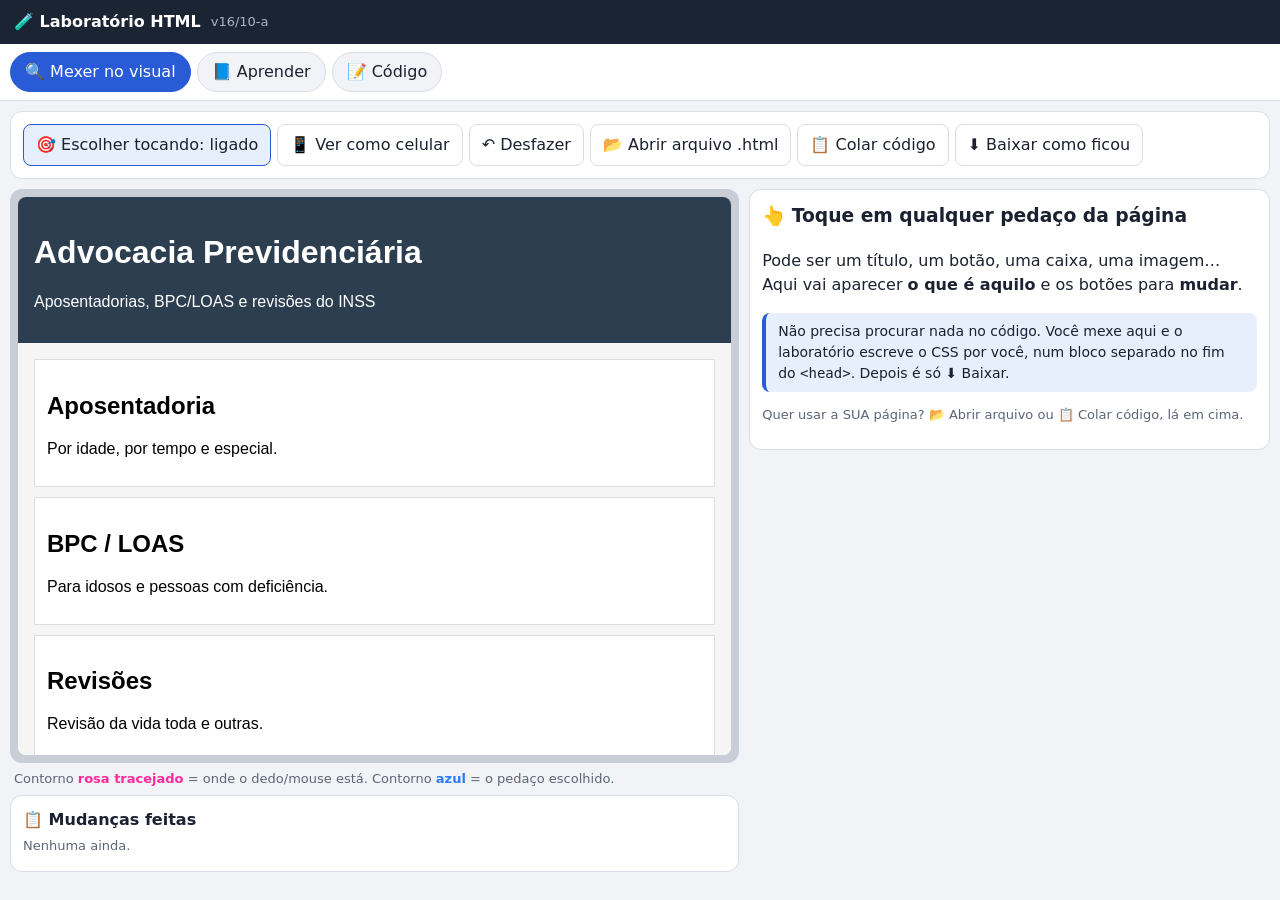
<file: app/ferramentas/laboratorio.html>
<!doctype html>
<html lang="pt-BR">
<head>
  <meta charset="utf-8">
  <meta name="viewport" content="width=device-width, initial-scale=1">
  <meta name="theme-color" content="#1b2433">
  <title>Laboratório HTML</title>
  <style>
/* Laboratório HTML — visual. Celular primeiro; no computador, prévia e painel lado a lado. */
:root { --bg:#f2f3f6; --papel:#fff; --fg:#1b2130; --mut:#5d6578; --linha:#d9dde5; --azul:#2a5bd7; --azul-claro:#e7eefc; --ok:#2f7a55; --ruim:#b3362b; }
@media (prefers-color-scheme: dark) { :root { --bg:#10141b; --papel:#18202b; --fg:#e8ebf1; --mut:#9aa4b6; --linha:#2b3442; --azul:#6f9bff; --azul-claro:#1b2740; --ok:#7fd3a6; --ruim:#f19a90; color-scheme: dark; } }
* { box-sizing: border-box; }
body { margin:0; background:var(--bg); color:var(--fg); font:16px/1.5 system-ui,"Segoe UI",Roboto,sans-serif; }
button, input, select, textarea { font:inherit; color:inherit; }
.topo { display:flex; gap:10px; align-items:center; padding:10px 14px; background:#1b2433; color:#fff; position:sticky; top:0; z-index:20; }
.topo .mut { color:#aab4c6; }
.abas { display:flex; gap:6px; padding:8px 10px; background:var(--papel); border-bottom:1px solid var(--linha); overflow-x:auto; position:sticky; top:44px; z-index:19; }
.abas button { flex:none; border:1px solid var(--linha); background:var(--bg); border-radius:999px; padding:7px 14px; cursor:pointer; }
.abas button.ativa { background:var(--azul); color:#fff; border-color:var(--azul); }
main { padding:10px; max-width:1400px; margin:0 auto; }
.painel { display:none; } .painel.ativo { display:block; }
.mut { color:var(--mut); } .peq { font-size:13px; }
.bt { border:1px solid var(--linha); background:var(--papel); border-radius:8px; padding:8px 12px; cursor:pointer; min-height:40px; }
.bt.forte { background:var(--azul); color:#fff; border-color:var(--azul); font-weight:600; }
.bt.mini { min-height:32px; padding:4px 9px; font-size:14px; }
.bt.ativo { background:var(--azul-claro); border-color:var(--azul); }
.linha { display:flex; gap:6px; flex-wrap:wrap; align-items:center; }
.cartao { background:var(--papel); border:1px solid var(--linha); border-radius:12px; padding:12px; margin-bottom:10px; }
textarea, input[type=text] { width:100%; border:1px solid var(--linha); background:var(--papel); border-radius:8px; padding:8px 10px; }
textarea.codigo { font:13px/1.5 ui-monospace,Consolas,monospace; min-height:220px; white-space:pre; tab-size:2; }
/* inspetor */
.insp { display:grid; gap:10px; grid-template-columns:minmax(0,1fr); }
@media (min-width: 900px) { .insp { grid-template-columns:minmax(0,1.4fr) minmax(320px,1fr); align-items:start; } .insp .lado { position:sticky; top:100px; max-height:calc(100vh - 110px); overflow:auto; } }
.moldura { background:#c8cdd6; border-radius:12px; padding:8px; display:flex; justify-content:center; }
.moldura iframe { width:100%; height:62vh; border:0; border-radius:8px; background:#fff; transition:width .2s; }
.moldura.celular iframe { width:390px; max-width:100%; }
.quem { font-size:15px; }
.quem code, .cod { font:13px ui-monospace,Consolas,monospace; background:var(--azul-claro); padding:1px 6px; border-radius:4px; }
.ctl { display:grid; grid-template-columns:150px minmax(0,1fr) auto; gap:8px; align-items:center; padding:7px 0; border-top:1px solid var(--linha); }
.ctl label { font-size:14px; }
.ctl input[type=range] { width:100%; }
.ctl .val { font:12px ui-monospace,monospace; color:var(--mut); min-width:52px; text-align:right; }
.ctl .grupo { display:flex; gap:4px; flex-wrap:wrap; }
.oque { font-size:12px; color:var(--mut); grid-column:1 / -1; margin-top:-4px; }
details.secao { border-top:1px solid var(--linha); padding:6px 0; }
details.secao > summary { cursor:pointer; font-weight:600; padding:4px 0; }
pre.trecho { white-space:pre-wrap; word-break:break-all; font:12px/1.45 ui-monospace,monospace; background:var(--bg); border:1px solid var(--linha); border-radius:8px; padding:8px; max-height:220px; overflow:auto; }
/* manual */
.licoes { display:flex; gap:6px; overflow-x:auto; padding-bottom:6px; }
.licoes button { flex:none; }
.licao h2 { margin:4px 0 8px; font-size:21px; }
.licao .exp { line-height:1.6; }
.licao .exp code { font:14px ui-monospace,monospace; background:var(--azul-claro); padding:1px 5px; border-radius:4px; }
.duas { display:grid; gap:10px; grid-template-columns:minmax(0,1fr); }
@media (min-width: 900px) { .duas { grid-template-columns:1fr 1fr; } }
.duas iframe { width:100%; height:300px; border:1px solid var(--linha); border-radius:8px; background:#fff; }
.dica { background:var(--azul-claro); border-left:4px solid var(--azul); border-radius:8px; padding:8px 12px; font-size:14px; margin:8px 0; }
.avisos { position:fixed; left:50%; bottom:16px; transform:translateX(-50%); display:grid; gap:6px; z-index:99; width:min(92vw,480px); }
.aviso { background:#1b2130; color:#fff; padding:10px 14px; border-radius:10px; box-shadow:0 6px 20px rgba(0,0,0,.25); }
.aviso.erro { background:#8f2a22; } .aviso.ok { background:#245f43; }
.cresce { flex:1; min-width:0; }
.ctl input[type=color] { width:52px; height:34px; padding:2px; border:1px solid var(--linha); border-radius:6px; background:none; }
.ctl select { width:100%; border:1px solid var(--linha); border-radius:8px; padding:6px; background:var(--papel); }
@media (max-width: 420px) { .ctl { grid-template-columns:1fr auto; } .ctl > div:not(.oque) { grid-column:1 / -1; grid-row:2; } }
@media (min-width: 900px) { .so-cel { display:none; } }
@media (max-width: 600px) { .barra-insp .bt { min-height:34px; padding:4px 9px; font-size:14px; } .barra-insp { padding:8px; } .moldura { padding:4px; } .moldura iframe { height:58vh; } }
@media (max-width: 600px) { #ma-cod { white-space:pre-wrap; word-break:break-word; } }
</style>
</head>
<body>
  <header class="topo"><b>🧪 Laboratório HTML</b><span class="mut peq" id="versao"></span></header>
  <nav class="abas" id="abas">
    <button data-aba="inspetor" class="ativa">🔍 Mexer no visual</button>
    <button data-aba="manual">📘 Aprender</button>
    <button data-aba="codigo">📝 Código</button>
  </nav>
  <main>
    <section class="painel ativo" id="painel-inspetor"></section>
    <section class="painel" id="painel-manual"></section>
    <section class="painel" id="painel-codigo"></section>
  </main>
  <div id="avisos" class="avisos"></div>
  <!-- módulos NA ORDEM: 00 primeiro, 99 por último -->
  <script>
/* 00-core.js — A LOCOMOTIVA: cria o caixa comum L (vem primeiro).
   L.$ (procurar na página), L.esc (texto seguro), L.aviso, L.pref (guardar no aparelho),
   L.on/L.emit (um módulo avisa o outro), L.registrar (cada módulo se apresenta). */
(function () {
  'use strict';
  const L = (window.L = { versao: '16/10-a', modulos: [] });
  L.$ = (s, el) => (el || document).querySelector(s);
  L.$$ = (s, el) => Array.from((el || document).querySelectorAll(s));
  L.esc = (s) => String(s == null ? '' : s).replace(/[&<>"']/g, (c) => ({ '&': '&amp;', '<': '&lt;', '>': '&gt;', '"': '&quot;', "'": '&#39;' }[c]));
  const ouv = {};
  L.on = (n, f) => (ouv[n] = ouv[n] || []).push(f);
  L.emit = (n, d) => (ouv[n] || []).forEach((f) => { try { f(d); } catch (e) { console.error(e); } });
  L.aviso = (t, tipo) => { const a = document.createElement('div'); a.className = 'aviso ' + (tipo || ''); a.textContent = t; L.$('#avisos').appendChild(a); setTimeout(() => a.remove(), tipo === 'erro' ? 5000 : 2600); };
  L.pref = { get(k, d) { try { const v = localStorage.getItem('lab:' + k); return v == null ? d : JSON.parse(v); } catch { return d; } }, set(k, v) { try { localStorage.setItem('lab:' + k, JSON.stringify(v)); } catch {} } };
  L.registrar = (m) => L.modulos.push(m);
  L.abrirAba = (n) => { L.$$('#abas button').forEach((b) => b.classList.toggle('ativa', b.dataset.aba === n)); L.$$('.painel').forEach((p) => p.classList.toggle('ativo', p.id === 'painel-' + n)); L.emit('aba', n); window.scrollTo(0, 0); };
  L.baixar = (nome, texto) => { const a = document.createElement('a'); a.href = URL.createObjectURL(new Blob([texto], { type: 'text/html;charset=utf-8' })); a.download = nome; document.body.appendChild(a); a.click(); a.remove(); };
  L.copiar = async (t) => { try { await navigator.clipboard.writeText(t); L.aviso('Copiado.', 'ok'); } catch { L.aviso('Não consegui copiar.', 'erro'); } };
})();

</script>
  <script>
/* 10-codigo.js — O CÓDIGO que você está estudando.
   Guarda o código original e os AJUSTES que você faz tocando nas coisas.
   Os ajustes viram um bloco <style id="ajustes-do-laboratorio"> dentro do código:
   assim você vê exatamente qual CSS cada mudança criou, e o resto do código fica intacto. */
(function (L) {
  'use strict';
  const MARCA = 'ajustes-do-laboratorio';
  const EXEMPLO = `<!doctype html>
<html lang="pt-BR">
<head>
  <meta charset="utf-8">
  <meta name="viewport" content="width=device-width, initial-scale=1">
  <title>Meu escritório</title>
  <style>
    body { font-family: Arial, sans-serif; margin: 0; background: #f5f5f5; }
    header { background: #2c3e50; color: white; padding: 16px; }
    .cartoes { padding: 16px; }
    .cartao { background: white; padding: 12px; margin-bottom: 10px; border: 1px solid #ddd; }
    .botao { background: #2980b9; color: white; border: 0; padding: 10px 16px; }
  </style>
</head>
<body>
  <header>
    <h1>Advocacia Previdenciária</h1>
    <p>Aposentadorias, BPC/LOAS e revisões do INSS</p>
  </header>
  <section class="cartoes">
    <div class="cartao"><h2>Aposentadoria</h2><p>Por idade, por tempo e especial.</p></div>
    <div class="cartao"><h2>BPC / LOAS</h2><p>Para idosos e pessoas com deficiência.</p></div>
    <div class="cartao"><h2>Revisões</h2><p>Revisão da vida toda e outras.</p></div>
  </section>
  <p style="padding:16px"><button class="botao">Fale comigo no WhatsApp</button></p>
</body>
</html>`;
  let original = L.pref.get('codigo', EXEMPLO);
  let ajustes = {};      // { seletor: { propriedade: valor } }
  let celular = {};      // ajustes só para tela pequena (celular)
  const pilha = [];      // para ↶ Desfazer

  // lê de volta um bloco de ajustes que já esteja no código
  function separar(cod) {
    const re = new RegExp('<style id="' + MARCA + '">([\\s\\S]*?)</style>\\s*', 'i');
    const m = cod.match(re); ajustes = {}; celular = {};
    if (!m) return cod;
    const css = m[1];
    const media = css.match(/@media \(max-width: 600px\) \{([\s\S]*)\}\s*$/);
    const ler = (txt, alvo) => { const r = /([^{}]+)\{([^{}]*)\}/g; let x; while ((x = r.exec(txt))) { const sel = x[1].replace(/\/\*[\s\S]*?\*\//g, '').trim(); if (!sel || sel.startsWith('@')) continue; alvo[sel] = {}; x[2].split(';').forEach((d) => { const i = d.indexOf(':'); if (i > 0) alvo[sel][d.slice(0, i).trim()] = d.slice(i + 1).replace(/!important/, '').trim(); }); } };
    ler(media ? css.slice(0, media.index) : css, ajustes); if (media) ler(media[1], celular);
    return cod.replace(re, '');
  }
  original = separar(original);
  function cssDosAjustes() {
    const regra = (sel, o) => sel + ' { ' + Object.entries(o).map(([p, v]) => p + ': ' + v + ' !important;').join(' ') + ' }';
    let s = Object.entries(ajustes).filter(([, o]) => Object.keys(o).length).map(([sel, o]) => regra(sel, o)).join('\n');
    const cel = Object.entries(celular).filter(([, o]) => Object.keys(o).length);
    if (cel.length) s += '\n@media (max-width: 600px) {\n' + cel.map(([sel, o]) => '  ' + regra(sel, o)).join('\n') + '\n}';
    return s;
  }
  function completo() {
    const css = cssDosAjustes();
    if (!css) return original;
    const bloco = '<style id="' + MARCA + '">\n/* Mudanças feitas no Laboratório (cada linha = um pedaço que você tocou) */\n' + css + '\n</style>\n';
    if (/<\/head>/i.test(original)) return original.replace(/<\/head>/i, bloco + '</head>');
    if (/<body[^>]*>/i.test(original)) return original.replace(/<body[^>]*>/i, (m) => m + '\n' + bloco);
    return bloco + original;
  }
  function guardar() { L.pref.set('codigo', completo()); L.emit('codigo-mudou'); }

  L.codigo = {
    EXEMPLO,
    get original() { return original; },
    completo, cssDosAjustes,
    trocar(cod) { pilha.length = 0; original = separar(String(cod || '')); guardar(); L.emit('codigo-novo'); },
    ajustar(sel, prop, valor, soCelular) {
      pilha.push(JSON.stringify([ajustes, celular])); if (pilha.length > 80) pilha.shift();
      const alvo = soCelular ? celular : ajustes;
      alvo[sel] = alvo[sel] || {};
      if (valor === null || valor === '') delete alvo[sel][prop]; else alvo[sel][prop] = valor;
      if (!Object.keys(alvo[sel]).length) delete alvo[sel];
      guardar(); L.emit('ajustes', cssDosAjustes());
    },
    valor(sel, prop, soCelular) { const a = (soCelular ? celular : ajustes)[sel]; return a ? a[prop] : undefined; },
    desfazer() { const v = pilha.pop(); if (!v) return false; [ajustes, celular] = JSON.parse(v); guardar(); L.emit('ajustes', cssDosAjustes()); return true; },
    limparAjustes() { pilha.push(JSON.stringify([ajustes, celular])); ajustes = {}; celular = {}; guardar(); L.emit('ajustes', ''); },
    // troca um pedaço do código original (ex.: o texto de um título). Só troca se achar UMA vez.
    trocarTrecho(velho, novo) { const i = original.indexOf(velho); if (!velho || i < 0) return 'nao'; if (original.indexOf(velho, i + 1) >= 0) return 'varios'; original = original.slice(0, i) + novo + original.slice(i + velho.length); guardar(); L.emit('codigo-novo', { manterSelecao: true }); return 'ok'; },
    lista() { const r = []; for (const [sel, o] of Object.entries(ajustes)) r.push({ sel, cel: false, props: o }); for (const [sel, o] of Object.entries(celular)) r.push({ sel, cel: true, props: o }); return r; },
    apagarSel(sel, cel) { pilha.push(JSON.stringify([ajustes, celular])); delete (cel ? celular : ajustes)[sel]; guardar(); L.emit('ajustes', cssDosAjustes()); },
    // "assar": as mudanças passam a fazer parte do código (some o bloco separado)
    get temAjustes() { return !!cssDosAjustes(); },
  };
})(window.L);

</script>
  <script>
/* 20-espiao.js — o "espião" que vai DENTRO da prévia.
   Quando você toca num pedaço da página, ele marca o pedaço (contorno azul)
   e conta para o laboratório: que etiqueta é, como chegar nele (seletor) e o estilo atual.
   Ele nunca entra no código que você baixa. */
(function (L) {
  'use strict';
  const ESPIAO = `(function(){
  var ativo=true, atual=null;
  var st=document.createElement('style'); st.setAttribute('data-lab','1');
  st.textContent='.__lab_sel{outline:3px solid #2a7bff!important;outline-offset:2px!important}.__lab_hover{outline:2px dashed #ff2a9d!important;outline-offset:1px!important}';
  (document.head||document.documentElement).appendChild(st);
  function ok(id){return id && /^[A-Za-z][\\w-]*$/.test(id) && document.querySelectorAll('#'+id).length===1;}
  function caminho(el){
    if(ok(el.id)) return '#'+el.id;
    var partes=[];
    while(el && el.nodeType===1 && el!==document.documentElement){
      if(el===document.body){partes.unshift('body');break;}
      var tag=el.tagName.toLowerCase(), i=1, s=el; while((s=s.previousElementSibling)) if(s.tagName===el.tagName) i++;
      var irmaos=el.parentElement?Array.prototype.filter.call(el.parentElement.children,function(c){return c.tagName===el.tagName;}).length:1;
      partes.unshift(irmaos>1?tag+':nth-of-type('+i+')':tag);
      el=el.parentElement;
      if(el && ok(el.id)){partes.unshift('#'+el.id);break;}
    }
    return partes.join(' > ');
  }
  function limpo(h){return h.replace(/\\s*__lab_(sel|hover)/g,'').replace(/ class=""/g,'');}
  function info(el){
    var cs=getComputedStyle(el), r=el.getBoundingClientRect(), pai=el.parentElement;
    return {sel:caminho(el), tag:el.tagName.toLowerCase(), id:el.id||'', cls:Array.prototype.filter.call(el.classList,function(c){return c.indexOf('__lab')!==0;}),
      texto:(el.innerText||'').trim().slice(0,140), html:limpo(el.outerHTML).slice(0,900), filhos:el.children.length, w:Math.round(r.width), h:Math.round(r.height),
      paiTag: pai && pai!==document.documentElement ? pai.tagName.toLowerCase() : '',
      css:{color:cs.color, background:cs.backgroundColor, fontSize:cs.fontSize, fontWeight:cs.fontWeight, fontFamily:cs.fontFamily, textAlign:cs.textAlign, display:cs.display,
        width:cs.width, height:cs.height, paddingTop:cs.paddingTop, marginTop:cs.marginTop, borderRadius:cs.borderTopLeftRadius, borderWidth:cs.borderTopWidth, gap:cs.gap, gridCols:cs.gridTemplateColumns, position:cs.position}};
  }
  function marcar(el){ if(atual) atual.classList.remove('__lab_sel'); atual=el; if(atual){ atual.classList.add('__lab_sel'); parent.postMessage({lab:'sel', info:info(atual)},'*'); } }
  document.addEventListener('mouseover',function(e){ if(ativo && e.target.classList) e.target.classList.add('__lab_hover'); },true);
  document.addEventListener('mouseout',function(e){ if(e.target.classList) e.target.classList.remove('__lab_hover'); },true);
  document.addEventListener('click',function(e){ if(!ativo) return; e.preventDefault(); e.stopPropagation(); if(e.target.classList) e.target.classList.remove('__lab_hover'); marcar(e.target); },true);
  document.addEventListener('submit',function(e){ if(ativo) e.preventDefault(); },true);
  window.addEventListener('message',function(e){
    var d=e.data||{};
    if(d.lab==='ajustes'){ var s=document.getElementById('ajustes-do-laboratorio'); if(!s){ s=document.createElement('style'); s.id='ajustes-do-laboratorio'; document.head.appendChild(s);} s.textContent=d.css; if(atual) setTimeout(function(){ parent.postMessage({lab:'sel', info:info(atual)},'*'); },30); }
    if(d.lab==='apontar'){ ativo=!!d.on; if(!ativo && atual){ atual.classList.remove('__lab_sel'); } }
    if(d.lab==='pai' && atual && atual.parentElement && atual.parentElement!==document.documentElement) marcar(atual.parentElement);
    if(d.lab==='filho' && atual && atual.firstElementChild) marcar(atual.firstElementChild);
    if(d.lab==='achar'){ try{ var el=document.querySelector(d.sel); if(el){ marcar(el); el.scrollIntoView({block:'center'}); } }catch(x){} }
  });
  window.addEventListener('error',function(e){ parent.postMessage({lab:'erro', msg:e.message},'*'); });
})();`;
  // monta a página da prévia: o seu código + o espião no fim
  function pagina(codigo, comEspiao) {
    if (!comEspiao) return codigo;
    const tag = '<script data-lab="1">' + ESPIAO + '<\/script>';
    return /<\/body>/i.test(codigo) ? codigo.replace(/<\/body>(?![\s\S]*<\/body>)/i, tag + '</body>') : codigo + tag;
  }
  L.espiao = { pagina };
})(window.L);

</script>
  <script>
/* 30-inspetor.js — 🔍 MEXER NO VISUAL
   Em cima (ou à esquerda no computador): a sua página funcionando.
   Toque em qualquer pedaço → do lado aparece O QUE É e os controles para mudar
   cor, tamanho, espaço, esconder, arrumar lado a lado / em grade, e o celular.
   Cada controle diz o nome dele em CSS, para você ir aprendendo. */
(function (L) {
  'use strict';
  let painel, frame, sel = null, info = null, apontar = true, soCel = false;
  const $ = (s) => L.$(s, painel);

  // ── dicionário: o que é cada etiqueta (tag), em português simples ──────────
  const TAGS = {
    html: ['A página inteira', 'A caixa que guarda tudo.'],
    body: ['O corpo da página', 'Tudo o que aparece na tela fica dentro do <body>.'],
    header: ['Cabeçalho', 'A parte de cima da página ou de um bloco (logo, título, menu).'],
    nav: ['Menu de navegação', 'Um grupo de links para ir a outras partes.'],
    main: ['Conteúdo principal', 'O miolo da página.'],
    section: ['Seção', 'Um bloco que agrupa um assunto.'],
    article: ['Artigo', 'Um bloco que faz sentido sozinho (uma notícia, um cartão).'],
    aside: ['Lateral', 'Conteúdo de apoio, ao lado do principal.'],
    footer: ['Rodapé', 'A parte de baixo (contato, direitos, endereço).'],
    div: ['Caixa genérica (div)', 'Uma caixa sem significado especial, usada para agrupar e arrumar coisas. É a peça mais usada do HTML.'],
    span: ['Pedacinho de texto (span)', 'Serve para pintar ou destacar só um trecho dentro de uma frase.'],
    h1: ['Título principal (h1)', 'O título mais importante. Normalmente só um por página.'],
    h2: ['Subtítulo (h2)', 'Título de uma seção.'], h3: ['Título menor (h3)', 'Título dentro de uma seção.'],
    h4: ['Título pequeno (h4)', ''], h5: ['Título pequeno (h5)', ''], h6: ['Título bem pequeno (h6)', ''],
    p: ['Parágrafo (p)', 'Um bloco de texto corrido.'],
    a: ['Link (a)', 'Texto ou imagem que leva para outro endereço. O destino fica em href="…".'],
    img: ['Imagem (img)', 'Uma figura. O arquivo fica em src="…" e a descrição em alt="…".'],
    button: ['Botão (button)', 'Algo para tocar e fazer uma ação.'],
    input: ['Campo de digitar (input)', 'Onde a pessoa escreve ou marca algo.'],
    textarea: ['Caixa de texto grande (textarea)', 'Campo para escrever várias linhas.'],
    select: ['Lista de escolha (select)', 'Menu que abre com opções.'], option: ['Opção (option)', 'Uma das escolhas do select.'],
    label: ['Rótulo (label)', 'O nome que fica junto de um campo.'],
    form: ['Formulário (form)', 'Agrupa campos e botão de enviar.'],
    ul: ['Lista com bolinhas (ul)', 'Cada item fica num <li>.'], ol: ['Lista numerada (ol)', 'Cada item fica num <li>.'],
    li: ['Item de lista (li)', 'Uma linha da lista.'],
    table: ['Tabela (table)', 'Linhas <tr> e células <td>.'], thead: ['Cabeça da tabela', ''], tbody: ['Corpo da tabela', ''],
    tr: ['Linha da tabela (tr)', ''], td: ['Célula da tabela (td)', ''], th: ['Célula de título da tabela (th)', ''],
    strong: ['Texto forte (strong)', 'Negrito com importância.'], b: ['Negrito (b)', ''], em: ['Ênfase (em)', 'Itálico com ênfase.'], i: ['Itálico (i)', ''],
    small: ['Texto pequeno (small)', ''], br: ['Quebra de linha (br)', ''], hr: ['Linha divisória (hr)', ''],
    figure: ['Figura (figure)', 'Imagem com legenda.'], figcaption: ['Legenda (figcaption)', ''],
    video: ['Vídeo', ''], audio: ['Áudio', ''], iframe: ['Janela para outra página (iframe)', ''],
    details: ['Bloco que abre e fecha (details)', 'Toca no título <summary> e mostra/esconde o conteúdo.'], summary: ['Título do abre-e-fecha (summary)', ''],
    blockquote: ['Citação (blockquote)', 'Trecho citado, recuado.'], code: ['Código (code)', ''], pre: ['Texto pré-formatado (pre)', 'Mantém os espaços e quebras como estão.'],
    svg: ['Desenho vetorial (svg)', 'Ícones e desenhos que não perdem qualidade.'], canvas: ['Tela de desenho (canvas)', ''],
  };
  const quemE = (t) => TAGS[t] || ['Etiqueta <' + t + '>', ''];

  // ── utilidades de cor ──────────────────────────────────────────────────────
  function hex(c) {
    const m = String(c || '').match(/rgba?\(\s*(\d+)[ ,]+(\d+)[ ,]+(\d+)(?:[ ,/]+([\d.]+))?/);
    if (!m) return /^#[0-9a-f]{6}$/i.test(c) ? c : '#000000';
    return '#' + [m[1], m[2], m[3]].map((n) => (+n).toString(16).padStart(2, '0')).join('');
  }
  const transparente = (c) => /rgba\(.*,\s*0\)$/.test(c) || c === 'transparent';
  const num = (v, d) => { const n = parseFloat(v); return isNaN(n) ? d : Math.round(n); };

  // ── montar a tela ──────────────────────────────────────────────────────────
  function montar(el) {
    painel = el;
    el.innerHTML =
      '<div class="cartao linha barra-insp">' +
      '  <button class="bt ativo" id="in-apontar" title="Ligado: tocar na página ESCOLHE o pedaço. Desligado: a página funciona normal (links, botões).">🎯 Escolher tocando: ligado</button>' +
      '  <button class="bt" id="in-cel">📱 Ver como celular</button>' +
      '  <button class="bt" id="in-desfazer">↶ Desfazer</button>' +
      '  <button class="bt" id="in-abrir">📂 Abrir arquivo .html</button>' +
      '  <button class="bt" id="in-colar">📋 Colar código</button>' +
      '  <button class="bt" id="in-baixar">⬇ Baixar como ficou</button>' +
      '  <input type="file" id="in-arq" accept=".html,.htm,text/html" hidden>' +
      '</div>' +
      '<div class="insp">' +
      '  <div><div class="moldura" id="in-moldura"><iframe id="in-frame" title="Prévia da sua página" sandbox="allow-scripts allow-forms allow-modals"></iframe></div>' +
      '    <p class="peq mut" style="margin:6px 4px">Contorno <b style="color:#ff2a9d">rosa tracejado</b> = onde o dedo/mouse está. Contorno <b style="color:#2a7bff">azul</b> = o pedaço escolhido.</p>' +
      '    <div class="cartao" id="in-mudancas"></div></div>' +
      '  <div class="lado cartao" id="in-lado"></div>' +
      '</div>';
    frame = $('#in-frame');
    $('#in-apontar').onclick = () => { apontar = !apontar; pintarApontar(); enviar({ lab: 'apontar', on: apontar }); };
    $('#in-cel').onclick = () => verCelular(!$('#in-moldura').classList.contains('celular'));
    $('#in-desfazer').onclick = () => { if (!L.codigo.desfazer()) L.aviso('Nada para desfazer.'); else redesenharLado(); };
    $('#in-abrir').onclick = () => $('#in-arq').click();
    $('#in-arq').onchange = async (e) => { const f = e.target.files[0]; if (!f) return; L.codigo.trocar(await f.text()); sel = null; L.aviso('Aberto: ' + f.name, 'ok'); e.target.value = ''; };
    $('#in-colar').onclick = colar;
    $('#in-lado').addEventListener('click', cliqueLado);
    $('#in-baixar').onclick = () => L.baixar('minha-pagina.html', L.codigo.completo());
    window.addEventListener('message', receber);
    frame.addEventListener('load', () => { enviar({ lab: 'apontar', on: apontar }); if (sel) enviar({ lab: 'achar', sel }); });
    L.on('codigo-novo', (o) => { if (!(o && o.manterSelecao)) { sel = null; info = null; } carregar(); redesenharLado(); });
    L.on('ajustes', (css) => { enviar({ lab: 'ajustes', css }); pintarMudancas(); });
    verCelular(L.pref.get('verCelular', innerWidth < 700), true);
    carregar(); redesenharLado();
  }
  function carregar() {
    frame.srcdoc = L.espiao.pagina(L.codigo.completo(), true);
    pintarMudancas();
  }
  const enviar = (msg) => { try { frame.contentWindow.postMessage(msg, '*'); } catch {} };
  function pintarApontar() { const b = $('#in-apontar'); b.classList.toggle('ativo', apontar); b.textContent = apontar ? '🎯 Escolher tocando: ligado' : '🎯 Escolher tocando: desligado (página normal)'; }
  function verCelular(on, silencio) {
    $('#in-moldura').classList.toggle('celular', on);
    $('#in-cel').textContent = on ? '💻 Ver como computador' : '📱 Ver como celular';
    L.pref.set('verCelular', on);
    if (!silencio) L.aviso(on ? 'Vendo do tamanho de um celular (390 pixels de largura).' : 'Vendo largo, como no computador.');
  }
  async function colar() {
    let t = '';
    try { t = await navigator.clipboard.readText(); } catch {}
    if (!t || !/<[a-z!]/i.test(t)) { L.abrirAba('codigo'); L.aviso('Cole o código na caixa e toque em ✅ Usar este código.'); return; }
    L.codigo.trocar(t); L.aviso('Código colado. Toque na página para escolher um pedaço.', 'ok');
  }

  function receber(e) {
    if (!frame || e.source !== frame.contentWindow) return;
    const d = e.data || {};
    if (d.lab === 'erro') L.aviso('A página tem um erro de programação: ' + d.msg, 'erro');
    if (d.lab !== 'sel') return;
    const novo = d.info.sel !== sel;
    sel = d.info.sel; info = d.info;
    if (novo) { redesenharLado(); if (innerWidth < 900) setTimeout(() => $('#in-lado').scrollIntoView({ behavior: 'smooth', block: 'start' }), 60); }
    else atualizarMedidas();
  }

  // ── o painel do lado ───────────────────────────────────────────────────────
  // cada controle: [rótulo, propriedade css, tipo, opções, explicação]
  function redesenharLado() {
    const lado = $('#in-lado');
    if (!sel || !info) {
      lado.innerHTML = '<h3 style="margin-top:0">👆 Toque em qualquer pedaço da página</h3>' +
        '<p>Pode ser um título, um botão, uma caixa, uma imagem… Aqui vai aparecer <b>o que é aquilo</b> e os botões para <b>mudar</b>.</p>' +
        '<div class="dica">Não precisa procurar nada no código. Você mexe aqui e o laboratório escreve o CSS por você, num bloco separado no fim do <code>&lt;head&gt;</code>. Depois é só ⬇ Baixar.</div>' +
        '<p class="peq mut">Quer usar a SUA página? 📂 Abrir arquivo ou 📋 Colar código, lá em cima.</p>';
      return;
    }
    const [nome, expl] = quemE(info.tag);
    const c = info.css;
    const v = (prop, real) => { const a = L.codigo.valor(sel, prop, soCel); return a != null ? a : real; };
    const marca = (prop) => (L.codigo.valor(sel, prop, soCel) != null ? ' <button class="bt mini" data-tirar="' + prop + '" title="Voltar ao que era">✕</button>' : '');
    const fundoReal = transparente(c.background) ? '' : c.background;
    const ehTexto = !['img', 'video', 'iframe', 'canvas', 'svg', 'hr', 'br', 'input'].includes(info.tag);
    const disp = v('display', c.display);
    const modo = /grid/.test(disp) ? 'grade' : /flex/.test(disp) ? (/column/.test(v('flex-direction', '')) ? 'pilha' : 'lado') : 'normal';
    const cols = num((String(v('grid-template-columns', '')).match(/repeat\((\d+)/) || [])[1], (c.gridCols && c.gridCols !== 'none') ? c.gridCols.split(' ').length : 2);
    const larg = String(v('width', '')); const largPct = /%$/.test(larg) ? num(larg, 100) : 100;
    const alt = String(v('height', '')); const altPx = /px$/.test(alt) ? num(alt, 100) : Math.max(20, info.h);

    const ctl = (rot, prop, campo, oque) => '<div class="ctl"><label>' + rot + '</label><div>' + campo + '</div><span class="val" data-val="' + prop + '">' + marca(prop) + '</span><div class="oque">' + oque + '</div></div>';
    const range = (prop, min, max, val, un) => '<input type="range" data-p="' + prop + '" data-un="' + un + '" min="' + min + '" max="' + max + '" value="' + val + '">';
    const bts = (lista) => '<div class="grupo">' + lista.map(([txt, prop, val, at]) => '<button class="bt mini' + (at ? ' ativo' : '') + '" data-p="' + prop + '" data-v="' + L.esc(val) + '">' + txt + '</button>').join('') + '</div>';

    lado.innerHTML =
      '<button class="bt mini so-cel" id="in-subir" style="float:right">⬆ Ver a página</button>' +
      '<div class="quem"><b>Você escolheu:</b> ' + L.esc(nome) + (info.id ? ' <code>#' + L.esc(info.id) + '</code>' : '') + (info.cls.length ? ' <code>.' + info.cls.map(L.esc).join(' .') + '</code>' : '') + '</div>' +
      (expl ? '<p class="peq" style="margin:4px 0">' + L.esc(expl) + '</p>' : '') +
      (info.texto ? '<p class="peq mut" style="margin:4px 0">Texto: “' + L.esc(info.texto.slice(0, 90)) + (info.texto.length > 90 ? '…' : '') + '”</p>' : '') +
      '<p class="peq mut" id="in-medidas" style="margin:4px 0"></p>' +
      '<div class="linha" style="margin:6px 0">' +
      (info.paiTag ? '<button class="bt mini" id="in-pai" title="Escolher a caixa onde este pedaço está guardado">⤴ Caixa de fora (' + L.esc(quemE(info.paiTag)[0].replace(/ \(.*\)/, '')) + ')</button>' : '') +
      (info.filhos ? '<button class="bt mini" id="in-filho">⤵ Primeiro de dentro</button>' : '') +
      '<button class="bt mini" id="in-achar">🔎 Achar no código</button></div>' +
      '<label class="dica" style="display:block;cursor:pointer"><input type="checkbox" id="in-socel"' + (soCel ? ' checked' : '') + '> 📱 <b>Mudar só no celular</b> (telas até 600 pixels). Desmarcado = muda em todo lugar.</label>' +

      '<details class="secao" open><summary>🎨 Cores</summary>' +
      (ehTexto ? ctl('Cor da letra', 'color', '<input type="color" data-p="color" value="' + hex(v('color', c.color)) + '">', 'Em CSS: <code>color</code>.') : '') +
      ctl('Cor do fundo', 'background', '<div class="grupo"><input type="color" data-p="background" value="' + hex(v('background', fundoReal || '#ffffff')) + '"><button class="bt mini" data-p="background" data-v="transparent">sem fundo</button></div>', 'Em CSS: <code>background</code>. “Sem fundo” = transparente: aparece o que está atrás.') +
      '</details>' +

      (ehTexto ? '<details class="secao" open><summary>🔤 Letra</summary>' +
        ctl('Tamanho da letra', 'font-size', range('font-size', 8, 72, num(v('font-size', c.fontSize), 16), 'px'), 'Em CSS: <code>font-size</code>. 16px é o normal de leitura.') +
        ctl('Grossura', 'font-weight', bts([['Normal', 'font-weight', '400', +c.fontWeight < 600], ['Negrito', 'font-weight', '700', +c.fontWeight >= 600]]), 'Em CSS: <code>font-weight</code> (400 = normal, 700 = negrito).') +
        ctl('Alinhar o texto', 'text-align', bts([['⬅ Esquerda', 'text-align', 'left', /left|start/.test(c.textAlign)], ['⬌ Centro', 'text-align', 'center', c.textAlign === 'center'], ['➡ Direita', 'text-align', 'right', /right|end/.test(c.textAlign)], ['☰ Justificado', 'text-align', 'justify', c.textAlign === 'justify']]), 'Em CSS: <code>text-align</code>. Alinha o texto DENTRO da caixa.') +
        ctl('Tipo de letra', 'font-family', '<select data-p="font-family"><option value="">(como está)</option><option value="Arial, sans-serif">Arial (simples)</option><option value="Georgia, serif">Georgia (com pezinho)</option><option value="\'Times New Roman\', serif">Times New Roman (de petição)</option><option value="Verdana, sans-serif">Verdana (larga)</option><option value="\'Courier New\', monospace">Courier (máquina de escrever)</option><option value="system-ui, sans-serif">A do aparelho</option></select>', 'Em CSS: <code>font-family</code>. A segunda palavra é a “reserva” se a primeira não existir.') +
        '</details>' : '') +

      '<details class="secao" open><summary>📏 Tamanho</summary>' +
      ctl('Largura', 'width', range('width', 10, 100, largPct, '%') + '<div class="grupo" style="margin-top:4px"><button class="bt mini" data-p="width" data-v="auto">automática</button><button class="bt mini" data-p="width" data-v="100%">toda a largura</button></div>', 'Em CSS: <code>width</code>. Em % = pedaço da caixa de fora (50% = metade).') +
      ctl('Largura máxima', 'max-width', range('max-width', 200, 1400, num(v('max-width', ''), 900), 'px') + '<div class="grupo" style="margin-top:4px"><button class="bt mini" data-p="max-width" data-v="none">sem limite</button></div>', 'Em CSS: <code>max-width</code>. Cresce até esse limite e não passa. Ótimo para texto não ficar comprido demais no computador.') +
      ctl('Altura', 'height', range('height', 20, 900, altPx, 'px') + '<div class="grupo" style="margin-top:4px"><button class="bt mini" data-p="height" data-v="auto">automática</button></div>', 'Em CSS: <code>height</code>. Quase sempre o melhor é “automática”: a caixa cresce conforme o conteúdo.') +
      '</details>' +

      '<details class="secao" open><summary>📦 Espaços (a “caixa”)</summary>' +
      ctl('Espaço de DENTRO', 'padding', range('padding', 0, 80, num(v('padding', c.paddingTop), 0), 'px'), 'Em CSS: <code>padding</code>. É o “enchimento”: afasta o conteúdo da borda, por dentro. O fundo pinta esse espaço.') +
      ctl('Espaço de FORA', 'margin', range('margin', 0, 80, num(v('margin', c.marginTop), 0), 'px') + '<div class="grupo" style="margin-top:4px"><button class="bt mini" data-p="margin" data-v="0 auto">⬌ centralizar a caixa</button></div>', 'Em CSS: <code>margin</code>. Afasta esta caixa das vizinhas, por fora. “0 auto” centraliza (precisa ter largura menor que 100%).') +
      '</details>' +

      '<details class="secao"><summary>🔲 Borda e cantos</summary>' +
      ctl('Cantos arredondados', 'border-radius', range('border-radius', 0, 50, num(v('border-radius', c.borderRadius), 0), 'px'), 'Em CSS: <code>border-radius</code>. 0 = quadrado; bem alto = pílula.') +
      ctl('Borda', 'border', range('border', 0, 10, num(String(v('border', c.borderWidth)), 0), 'px') + ' <input type="color" id="in-borda-cor" value="#999999" title="Cor da borda">', 'Em CSS: <code>border: 1px solid cor</code> (grossura, tipo da linha, cor).') +
      ctl('Sombra', 'box-shadow', bts([['nenhuma', 'box-shadow', 'none'], ['leve', 'box-shadow', '0 2px 8px rgba(0,0,0,.15)'], ['forte', 'box-shadow', '0 8px 24px rgba(0,0,0,.3)']]), 'Em CSS: <code>box-shadow</code>. Dá sensação de cartão “levantado”.') +
      '</details>' +

      '<details class="secao" open><summary>👁 Mostrar / esconder</summary>' +
      ctl('Este pedaço', 'display-vis', '<div class="grupo"><button class="bt mini" data-esconder="1">🙈 Esconder</button><button class="bt mini" data-esconder="0">👁 Mostrar</button></div>', 'Em CSS: <code>display: none</code> some com o pedaço (e ele não ocupa espaço). Marque “📱 só no celular” acima para esconder só no celular.') +
      '</details>' +

      (info.filhos ? '<details class="secao" open><summary>🧩 Arrumar o que tem DENTRO (' + info.filhos + ' ' + (info.filhos > 1 ? 'pedaços' : 'pedaço') + ')</summary>' +
        '<div class="grupo" style="margin:6px 0">' +
        '<button class="bt mini' + (modo === 'normal' ? ' ativo' : '') + '" data-arrumar="normal">⬇ Normal (um embaixo do outro)</button>' +
        '<button class="bt mini' + (modo === 'lado' ? ' ativo' : '') + '" data-arrumar="lado">➡ Lado a lado (flex)</button>' +
        '<button class="bt mini' + (modo === 'grade' ? ' ativo' : '') + '" data-arrumar="grade">▦ Em grade (grid)</button>' +
        '<button class="bt mini' + (modo === 'pilha' ? ' ativo' : '') + '" data-arrumar="pilha">⬇ Pilha com espaço (flex coluna)</button></div>' +
        '<p class="oque" style="margin:0 0 4px">' + ({ normal: 'Agora: normal. Cada caixa ocupa a linha toda e a próxima vai para baixo.', lado: 'Agora: <code>display:flex</code>. Os pedaços ficam numa fila; se não couber, descem (<code>flex-wrap</code>).', grade: 'Agora: <code>display:grid</code>. Os pedaços viram uma tabela de colunas iguais.', pilha: 'Agora: <code>flex-direction:column</code>. Um embaixo do outro, com espaço igual entre eles.' }[modo]) + '</p>' +
        (modo === 'grade' ? ctl('Colunas', 'grid-template-columns', range('grid-cols', 1, 6, cols, ''), 'Em CSS: <code>grid-template-columns: repeat(N, 1fr)</code>. “1fr” = uma parte igual do espaço.') : '') +
        (modo !== 'normal' ? ctl('Espaço entre eles', 'gap', range('gap', 0, 60, num(v('gap', c.gap), 0), 'px'), 'Em CSS: <code>gap</code>. A distância entre os pedaços de dentro.') : '') +
        (modo === 'lado' ? ctl('Distribuir', 'justify-content', bts([['juntos no início', 'justify-content', 'flex-start'], ['no centro', 'justify-content', 'center'], ['espalhados', 'justify-content', 'space-between'], ['no fim', 'justify-content', 'flex-end']]), 'Em CSS: <code>justify-content</code>. Onde os pedaços ficam na linha.') +
          ctl('Altura deles', 'align-items', bts([['em cima', 'align-items', 'flex-start'], ['no meio', 'align-items', 'center'], ['esticados', 'align-items', 'stretch']]), 'Em CSS: <code>align-items</code>. Alinhamento na vertical.') : '') +
        (modo === 'lado' || modo === 'grade' ? '<div class="ctl"><label>📱 No celular</label><div><button class="bt mini" id="in-empilhar">Empilhar no celular (um embaixo do outro)</button></div><span></span><div class="oque">Cria um <code>@media (max-width: 600px)</code>: regra que só vale em tela pequena. É assim que se faz página “responsiva”.</div></div>' : '') +
        '</details>' : '') +

      (ehTexto && !info.filhos && info.texto ? '<details class="secao"><summary>✏️ Trocar o texto</summary><textarea id="in-texto" rows="3">' + L.esc(info.texto) + '</textarea><div class="linha" style="margin-top:6px"><button class="bt mini forte" id="in-texto-ok">✅ Trocar no código</button></div><p class="oque">Isto muda o HTML (o conteúdo), não o CSS (a aparência).</p></details>' : '') +

      '<details class="secao"><summary>📜 Ver o código deste pedaço</summary>' +
      '<p class="peq" style="margin:4px 0"><b>HTML</b> (o que ele é):</p><pre class="trecho" id="in-html">' + L.esc(info.html) + '</pre>' +
      '<p class="peq" style="margin:4px 0"><b>CSS que você criou</b> (como ele aparece):</p><pre class="trecho" id="in-css"></pre>' +
      '<p class="peq mut">Caminho até ele (seletor): <code class="cod">' + L.esc(sel) + '</code></p>' +
      '</details>';

    // ligações
    const enviarValor = (prop, val) => L.codigo.ajustar(sel, prop, val, soCel);
    lado.querySelectorAll('input[type=range]').forEach((r) => {
      const fazer = () => {
        let p = r.dataset.p, val = r.value + r.dataset.un;
        if (p === 'grid-cols') { p = 'grid-template-columns'; val = 'repeat(' + r.value + ', 1fr)'; }
        if (p === 'border') val = r.value + 'px solid ' + $('#in-borda-cor').value;
        enviarValor(p, val); mostrarVal(p, r.dataset.p === 'grid-cols' ? r.value + ' col.' : val.split(' ')[0]);
      };
      r.addEventListener('input', fazer);
    });
    lado.querySelectorAll('input[type=color][data-p]').forEach((i) => i.addEventListener('input', () => { enviarValor(i.dataset.p, i.value); mostrarVal(i.dataset.p, i.value); }));
    $('#in-borda-cor').addEventListener('input', () => { const r = lado.querySelector('[data-p=border]'); enviarValor('border', Math.max(1, +r.value) + 'px solid ' + $('#in-borda-cor').value); });
    lado.querySelectorAll('select[data-p]').forEach((s) => { s.value = L.codigo.valor(sel, s.dataset.p, soCel) || ''; s.onchange = () => enviarValor(s.dataset.p, s.value || null); });
    $('#in-socel').onchange = (e) => { soCel = e.target.checked; if (soCel) verCelular(true); redesenharLado(); };
    $('#in-subir').onclick = () => $('#in-moldura').scrollIntoView({ behavior: 'smooth', block: 'center' });
    if ($('#in-pai')) $('#in-pai').onclick = () => enviar({ lab: 'pai' });
    if ($('#in-filho')) $('#in-filho').onclick = () => enviar({ lab: 'filho' });
    $('#in-achar').onclick = () => { L.abrirAba('codigo'); L.editorCodigo.achar(info.html); };
    if ($('#in-empilhar')) $('#in-empilhar').onclick = empilharNoCelular;
    if ($('#in-texto-ok')) $('#in-texto-ok').onclick = trocarTexto;
    atualizarMedidas();
  }

  function cliqueLado(e) {
    const t = e.target;
    if (t.dataset.tirar) { L.codigo.ajustar(sel, t.dataset.tirar, null, soCel); if (t.dataset.tirar === 'display') L.codigo.ajustar(sel, 'display', null, soCel); return redesenharLado(); }
    if (t.dataset.esconder) {
      if (t.dataset.esconder === '1') { L.codigo.ajustar(sel, 'display', 'none', soCel); L.aviso('Escondido' + (soCel ? ' no celular' : '') + '. Para trazer de volta: 👁 Mostrar, ou ✕ na lista de mudanças.'); }
      else L.codigo.ajustar(sel, 'display', null, soCel);
      return;
    }
    if (t.dataset.arrumar) { arrumar(t.dataset.arrumar); return redesenharLado(); }
    if (t.matches('button[data-p][data-v]')) {
      L.codigo.ajustar(sel, t.dataset.p, t.dataset.v, soCel);
      t.parentElement.querySelectorAll('button').forEach((b) => b.classList.toggle('ativo', b === t));
      mostrarVal(t.dataset.p, t.dataset.v);
    }
  }
  function arrumar(modo) {
    const a = (p, v) => L.codigo.ajustar(sel, p, v, soCel);
    ['flex-wrap', 'flex-direction', 'grid-template-columns', 'justify-content', 'align-items'].forEach((p) => a(p, null));
    if (modo === 'normal') { a('display', null); a('gap', null); L.aviso('Voltou ao normal: um embaixo do outro.'); }
    if (modo === 'lado') { a('display', 'flex'); a('flex-wrap', 'wrap'); a('gap', '12px'); L.aviso('Agora os pedaços de dentro ficam lado a lado (flex).'); }
    if (modo === 'grade') { a('display', 'grid'); a('grid-template-columns', 'repeat(' + Math.min(3, Math.max(2, info.filhos)) + ', 1fr)'); a('gap', '12px'); L.aviso('Agora é uma grade (grid). Mude o número de colunas.'); }
    if (modo === 'pilha') { a('display', 'flex'); a('flex-direction', 'column'); a('gap', '12px'); }
  }
  function empilharNoCelular() {
    const disp = L.codigo.valor(sel, 'display', false) || info.css.display;
    if (/grid/.test(disp)) L.codigo.ajustar(sel, 'grid-template-columns', '1fr', true);
    else { L.codigo.ajustar(sel, 'flex-direction', 'column', true); }
    verCelular(true);
    L.aviso('Pronto: no celular eles ficam um embaixo do outro. No computador continuam lado a lado.', 'ok');
  }
  function trocarTexto() {
    const novo = $('#in-texto').value; const velho = info.texto;
    if (novo === velho) return;
    const novoEsc = L.esc(novo).replace(/&#39;/g, "'").replace(/&quot;/g, '"');
    // tenta do mais preciso ao mais simples: o pedaço inteiro, depois >texto<, depois só o texto
    let r = 'nao';
    const tentativas = [[info.html, info.html.replace('>' + velho + '<', '>' + novoEsc + '<')], ['>' + velho + '<', '>' + novoEsc + '<'], [velho, novoEsc]];
    for (const [a, b] of tentativas) { if (a === b) continue; r = L.codigo.trocarTrecho(a, b); if (r === 'ok') break; }
    if (r === 'ok') { info.texto = novo; L.aviso('Texto trocado no código.', 'ok'); }
    else if (r === 'varios') L.aviso('Esse texto aparece mais de uma vez no código. Troque na aba 📝 Código (usei 🔎 para achar).', 'erro');
    else { L.aviso('Não achei esse texto igualzinho no código (pode ter espaços ou acentos escritos de outro jeito). Troque na aba 📝 Código.', 'erro'); L.abrirAba('codigo'); L.editorCodigo.achar(info.html); }
  }
  function mostrarVal(prop, val) { const s = painel.querySelector('[data-val="' + prop + '"]'); if (s) { s.textContent = val; } const css = $('#in-css'); if (css) css.textContent = cssDoSel(); }
  function cssDoSel() {
    const linhas = L.codigo.lista().filter((x) => x.sel === sel).map((x) => (x.cel ? '/* só no celular */\n' : '') + x.sel + ' {\n' + Object.entries(x.props).map(([p, v]) => '  ' + p + ': ' + v + ';').join('\n') + '\n}');
    return linhas.join('\n') || '(nada ainda — mexa num controle)';
  }
  function atualizarMedidas() {
    const m = $('#in-medidas'); if (m && info) m.textContent = 'Tamanho na tela agora: ' + info.w + ' de largura × ' + info.h + ' de altura (pixels).';
    const css = $('#in-css'); if (css) css.textContent = cssDoSel();
  }

  // lista de tudo o que você mudou, com ✕ para desfazer cada um
  function pintarMudancas() {
    const box = $('#in-mudancas'); if (!box) return;
    const l = L.codigo.lista();
    if (!l.length) { box.innerHTML = '<b>📋 Mudanças feitas</b><p class="peq mut" style="margin:4px 0">Nenhuma ainda.</p>'; return; }
    box.innerHTML = '<div class="linha"><b class="cresce">📋 Mudanças feitas (' + l.length + ')</b><button class="bt mini" id="in-limpar">🧹 Tirar todas</button></div>' +
      l.map((x, i) => '<div class="linha" style="border-top:1px solid var(--linha);padding:4px 0"><code class="cod" style="flex:1;min-width:0;overflow-wrap:anywhere">' + (x.cel ? '📱 ' : '') + L.esc(x.sel) + '</code>' +
        '<span class="peq mut">' + Object.keys(x.props).length + ' ajuste(s)</span>' +
        '<button class="bt mini" data-escolher="' + i + '" title="Escolher este pedaço">🎯</button><button class="bt mini" data-apagar="' + i + '" title="Desfazer as mudanças deste pedaço">✕</button></div>').join('');
    box.querySelector('#in-limpar').onclick = () => { if (confirm('Tirar TODAS as mudanças de visual?')) { L.codigo.limparAjustes(); redesenharLado(); } };
    box.querySelectorAll('[data-escolher]').forEach((b) => (b.onclick = () => enviar({ lab: 'achar', sel: l[+b.dataset.escolher].sel })));
    box.querySelectorAll('[data-apagar]').forEach((b) => (b.onclick = () => { const x = l[+b.dataset.apagar]; L.codigo.apagarSel(x.sel, x.cel); redesenharLado(); }));
  }

  L.inspetor = { recarregar: carregar };
  L.registrar({ aba: 'inspetor', montar });
})(window.L);

</script>
  <script>
/* 40-manual.js — 📘 APRENDER
   Lições curtas. Cada uma tem: explicação simples, um código que você PODE MUDAR
   e a página ao vivo do lado. Mudou o código → a página muda na hora.
   "🔍 Levar para o Inspetor" abre o exemplo na aba de mexer tocando. */
(function (L) {
  'use strict';
  const pag = (corpo, estilo) => '<!doctype html>\n<html lang="pt-BR">\n<head>\n<meta charset="utf-8">\n<meta name="viewport" content="width=device-width, initial-scale=1">\n<style>\n' + estilo.trim() + '\n</style>\n</head>\n<body>\n' + corpo.trim() + '\n</body>\n</html>';

  const LICOES = [
    {
      id: 'comeco', titulo: '0. Como usar este laboratório',
      exp: '<p>Este laboratório tem 3 partes:</p><ul><li><b>🔍 Mexer no visual</b>: você vê a página funcionando, <b>toca num pedaço</b> e muda cor, tamanho, espaço, esconde, arruma lado a lado… sem procurar nada no código.</li><li><b>📘 Aprender</b>: estas lições. Mude o código da esquerda e veja a página da direita mudar na hora.</li><li><b>📝 Código</b>: o código inteiro, para colar, abrir, copiar e baixar.</li></ul><p>Uma página da internet é feita de <b>3 coisas</b>:</p><ul><li><b>HTML</b> = <i>o que existe</i> (título, parágrafo, botão, imagem). É o esqueleto.</li><li><b>CSS</b> = <i>como aparece</i> (cor, tamanho, posição). É a roupa.</li><li><b>JavaScript</b> = <i>o que acontece</i> quando você toca (abrir menu, calcular). É o movimento.</li></ul>',
      dica: 'Experimente: troque a palavra “blue” (azul) por “red” (vermelho) no código ao lado e veja.',
      codigo: pag('<h1>Olá, Maikon!</h1>\n<p>Este é um parágrafo. Mude este texto.</p>\n<button onclick="alert(\'Você tocou no botão!\')">Toque aqui</button>', 'h1 { color: blue; }\np { font-size: 20px; }'),
    },
    {
      id: 'html', titulo: '1. O que é HTML (etiquetas)',
      exp: '<p>HTML é feito de <b>etiquetas</b> (em inglês, <i>tags</i>). Quase toda etiqueta <b>abre</b> e <b>fecha</b>:</p><p><code>&lt;p&gt;</code> texto aqui <code>&lt;/p&gt;</code> ← a barra <code>/</code> fecha.</p><p>O que fica entre as duas é o <b>conteúdo</b>. Etiquetas podem ficar <b>uma dentro da outra</b>, como caixas dentro de caixas.</p><p>A página sempre tem:</p><ul><li><code>&lt;head&gt;</code> = a “cabeça”: coisas que NÃO aparecem (título da aba, o CSS).</li><li><code>&lt;body&gt;</code> = o “corpo”: tudo o que aparece na tela.</li></ul><p>Uma etiqueta pode ter <b>atributos</b>: informações extras dentro da abertura, como <code>&lt;a href="endereço"&gt;</code>.</p>',
      dica: 'Esqueceu de fechar uma etiqueta? O navegador tenta adivinhar, e às vezes tudo fica torto. Sempre feche.',
      codigo: pag('<div>\n  Esta é uma caixa (div).\n  <p>Este parágrafo está DENTRO da caixa.</p>\n  <p>Este também. Tem <b>negrito</b> e <i>itálico</i> aqui dentro.</p>\n</div>', 'div { border: 2px dashed gray; padding: 10px; }\np { background: #eef; }'),
    },
    {
      id: 'textos', titulo: '2. Títulos e textos',
      exp: '<ul><li><code>&lt;h1&gt;</code> até <code>&lt;h6&gt;</code>: títulos. h1 é o maior e mais importante.</li><li><code>&lt;p&gt;</code>: parágrafo.</li><li><code>&lt;b&gt;</code> ou <code>&lt;strong&gt;</code>: negrito. <code>&lt;i&gt;</code> ou <code>&lt;em&gt;</code>: itálico.</li><li><code>&lt;br&gt;</code>: pula linha (não fecha).</li><li><code>&lt;blockquote&gt;</code>: citação recuada (bom para ementas!).</li><li><code>&lt;span&gt;</code>: um pedacinho de texto para pintar diferente.</li></ul>',
      dica: 'Use h1, h2, h3 pela IMPORTÂNCIA, não pelo tamanho. O tamanho você muda depois no CSS.',
      codigo: pag('<h1>Petição Inicial</h1>\n<h2>Dos Fatos</h2>\n<p>O autor nasceu em 1960 e trabalhou <b>35 anos</b> com carteira assinada.<br>Esta frase começa numa linha nova.</p>\n<h2>Do Direito</h2>\n<blockquote>“A aposentadoria é direito do segurado…” (trecho de ementa)</blockquote>\n<p>Pedido: <span class="destaque">concessão do benefício</span>.</p>', 'body { font-family: Georgia, serif; padding: 12px; }\nh1 { text-align: center; }\nblockquote { margin-left: 40px; font-size: 14px; color: #444; }\n.destaque { background: yellow; }'),
    },
    {
      id: 'links', titulo: '3. Links e imagens',
      exp: '<ul><li><b>Link</b>: <code>&lt;a href="https://…"&gt;texto&lt;/a&gt;</code>. O <code>href</code> diz para onde vai. <code>target="_blank"</code> abre em outra aba.</li><li>Link para WhatsApp: <code>href="https://wa.me/5531999999999"</code>.</li><li>Link para telefone: <code>href="tel:+5531999999999"</code>.</li><li><b>Imagem</b>: <code>&lt;img src="foto.jpg" alt="descrição"&gt;</code>. Não fecha. O <code>alt</code> é lido por quem não enxerga e aparece se a imagem falhar.</li></ul>',
      dica: 'Para a imagem não “estourar” no celular: img { max-width: 100%; height: auto; }',
      codigo: pag('<p><a href="https://wa.me/5531999999999" target="_blank">💬 Fale no WhatsApp</a></p>\n<p><a href="tel:+5531999999999">📞 Ligar</a></p>\n<img src="https://picsum.photos/600/300" alt="Uma foto qualquer">', 'body { padding: 12px; font-family: Arial; }\na { color: green; font-size: 20px; }\nimg { max-width: 100%; height: auto; border-radius: 12px; }'),
    },
    {
      id: 'listas', titulo: '4. Listas e tabelas',
      exp: '<ul><li><code>&lt;ul&gt;</code> = lista com bolinhas. <code>&lt;ol&gt;</code> = lista numerada. Cada item é um <code>&lt;li&gt;</code>.</li><li><b>Tabela</b>: <code>&lt;table&gt;</code> → linhas <code>&lt;tr&gt;</code> → células <code>&lt;td&gt;</code> (ou <code>&lt;th&gt;</code> para título).</li></ul>',
      dica: 'Tabela larga no celular? Coloque ela dentro de <div style="overflow-x:auto"> para poder arrastar para o lado.',
      codigo: pag('<h3>Documentos para aposentadoria</h3>\n<ol>\n  <li>RG e CPF</li>\n  <li>Carteira de trabalho</li>\n  <li>CNIS</li>\n</ol>\n<div style="overflow-x:auto">\n<table>\n  <tr><th>Período</th><th>Empresa</th><th>Tempo</th></tr>\n  <tr><td>1980–1990</td><td>Fábrica A</td><td>10 anos</td></tr>\n  <tr><td>1990–2015</td><td>Loja B</td><td>25 anos</td></tr>\n</table>\n</div>', 'body { padding: 12px; font-family: Arial; }\ntable { border-collapse: collapse; width: 100%; }\nth, td { border: 1px solid #999; padding: 8px; }\nth { background: #dde; }'),
    },
    {
      id: 'form', titulo: '5. Botões e formulários',
      exp: '<ul><li><code>&lt;button&gt;</code>: botão.</li><li><code>&lt;input&gt;</code>: campo de digitar. O <code>type</code> muda o jeito: <code>text</code>, <code>number</code>, <code>date</code>, <code>email</code>, <code>checkbox</code> (marcar), <code>color</code>…</li><li><code>&lt;label&gt;</code>: o nome do campo. Tocar no nome já foca o campo.</li><li><code>&lt;textarea&gt;</code>: texto grande. <code>&lt;select&gt;</code> com <code>&lt;option&gt;</code>: lista de escolha.</li><li><code>placeholder="…"</code>: o texto cinza de exemplo dentro do campo.</li></ul>',
      dica: 'O botão de baixo usa um pouquinho de JavaScript (onclick) para fazer uma conta. É assim que as páginas “fazem coisas”.',
      codigo: pag('<label>Nome do cliente<br><input type="text" id="nome" placeholder="Ex.: Maria da Silva"></label>\n<label>Nascimento<br><input type="date" id="nasc"></label>\n<label>Benefício<br>\n  <select id="tipo"><option>Aposentadoria por idade</option><option>BPC/LOAS</option></select>\n</label>\n<label><input type="checkbox"> Já tem CNIS</label>\n<button onclick="document.getElementById(\'res\').textContent = \'Ficha de \' + document.getElementById(\'nome\').value + \' — \' + document.getElementById(\'tipo\').value">Montar ficha</button>\n<p id="res"></p>', 'body { padding: 12px; font-family: Arial; display: grid; gap: 10px; max-width: 400px; }\ninput, select { width: 100%; padding: 8px; font-size: 16px; }\nbutton { padding: 12px; font-size: 16px; background: #2a5bd7; color: white; border: 0; border-radius: 8px; }'),
    },
    {
      id: 'css', titulo: '6. O que é CSS (e como “achar” as coisas)',
      exp: '<p>CSS é uma lista de <b>regras</b>. Cada regra diz <b>QUEM</b> e <b>COMO</b>:</p><p><code>quem { propriedade: valor; }</code></p><p>O “quem” se chama <b>seletor</b>:</p><ul><li><code>p</code> → todos os parágrafos.</li><li><code>.cartao</code> (com ponto) → tudo que tem <code>class="cartao"</code>. <b>Classe</b> é um apelido que você dá, pode repetir em vários.</li><li><code>#topo</code> (com #) → o único que tem <code>id="topo"</code>. <b>id</b> é nome único.</li><li><code>header h1</code> → o h1 que está DENTRO do header.</li></ul><p>O CSS fica dentro de <code>&lt;style&gt;</code> no <code>&lt;head&gt;</code>, ou num arquivo <code>.css</code> separado, ou direto na etiqueta: <code>style="color:red"</code>.</p>',
      dica: 'Se duas regras brigam, ganha a mais específica (#id ganha de .classe, que ganha de etiqueta) ou a que vem por último. “!important” força a ganhar — o laboratório usa isso nas suas mudanças.',
      codigo: pag('<header id="topo"><h1>Escritório</h1></header>\n<p>Parágrafo comum.</p>\n<p class="cartao">Parágrafo com a classe cartao.</p>\n<p class="cartao">Outro com a mesma classe.</p>', 'p { color: gray; }\n.cartao { color: black; background: #ffe; padding: 8px; border: 1px solid #cc9; }\n#topo { background: navy; }\nheader h1 { color: white; margin: 0; padding: 10px; }'),
    },
    {
      id: 'caixa', titulo: '7. A caixa: margin, border, padding',
      exp: '<p><b>Tudo na página é uma caixa.</b> Cada caixa tem 4 camadas, de dentro para fora:</p><ol><li><b>Conteúdo</b> (o texto, a imagem). Tamanho: <code>width</code> e <code>height</code>.</li><li><b>padding</b> = espaço de DENTRO, entre o conteúdo e a borda. O fundo pinta aqui.</li><li><b>border</b> = a borda (linha em volta).</li><li><b>margin</b> = espaço de FORA, afasta das outras caixas. É sempre transparente.</li></ol><p>Escrevendo: <code>padding: 10px</code> (os 4 lados), <code>padding: 10px 20px</code> (cima/baixo, lados), <code>margin: 0 auto</code> (centraliza a caixa).</p>',
      dica: 'Truque que quase toda página usa: * { box-sizing: border-box; } — assim a largura INCLUI padding e borda, e as contas ficam fáceis.',
      codigo: pag('<div class="caixa">Eu sou o conteúdo</div>\n<div class="caixa outra">Eu tenho mais padding e margin</div>', '* { box-sizing: border-box; }\nbody { background: #ddd; font-family: Arial; }\n.caixa {\n  background: white;      /* pinta o conteúdo + padding */\n  padding: 10px;          /* espaço de DENTRO */\n  border: 4px solid blue; /* a borda */\n  margin: 10px;           /* espaço de FORA */\n}\n.outra { padding: 40px; margin: 40px; border-radius: 16px; width: 70%; }'),
    },
    {
      id: 'display', titulo: '8. Bloco e em linha (display)',
      exp: '<p>Toda etiqueta tem um jeito de “sentar” na página, chamado <code>display</code>:</p><ul><li><code>block</code> (bloco): ocupa a linha toda; a próxima vai para baixo. Ex.: div, p, h1, section.</li><li><code>inline</code> (em linha): fica no meio do texto, só o tamanho do conteúdo. Ex.: span, a, b. <i>Não aceita width/height.</i></li><li><code>inline-block</code>: fica em linha MAS aceita tamanho. Bom para botões.</li><li><code>none</code>: some.</li><li><code>flex</code> e <code>grid</code>: arrumam os de dentro (próximas lições).</li></ul>',
      dica: 'Um link (a) não aceitou largura? Coloque display: inline-block nele.',
      codigo: pag('<div class="bloco">div = bloco</div>\n<div class="bloco">outro bloco (foi para baixo)</div>\n<p>Texto com <span class="linha">um span</span> e <a href="#" class="linha">um link</a> no meio, em linha.</p>\n<a href="#" class="botao">Link como botão (inline-block)</a>', 'body { font-family: Arial; padding: 10px; }\n.bloco { background: #cde; margin: 4px 0; }\n.linha { background: #fd9; }\n.botao { display: inline-block; width: 220px; padding: 12px; background: green; color: white; text-align: center; border-radius: 8px; text-decoration: none; }'),
    },
    {
      id: 'flex', titulo: '9. Flex: um ao lado do outro',
      exp: '<p><code>display: flex</code> se põe na <b>caixa de FORA</b>. Aí as caixas de <b>dentro</b> ficam numa fila, lado a lado.</p><ul><li><code>gap: 12px</code> → espaço entre elas.</li><li><code>flex-wrap: wrap</code> → se não couber, desce para a linha de baixo (essencial no celular).</li><li><code>justify-content</code> → onde ficam na linha: <code>flex-start</code> (início), <code>center</code>, <code>space-between</code> (espalhadas), <code>flex-end</code>.</li><li><code>align-items: center</code> → centraliza na vertical.</li><li><code>flex-direction: column</code> → vira coluna (um embaixo do outro).</li><li>Na caixa de dentro: <code>flex: 1</code> → “cresça e ocupe o que sobrar”.</li></ul>',
      dica: 'Centralizar QUALQUER coisa no meio de uma caixa: display:flex; justify-content:center; align-items:center;',
      codigo: pag('<nav class="menu">\n  <b>⚖️ Advocacia</b>\n  <a href="#">Início</a>\n  <a href="#">Serviços</a>\n  <a href="#">Contato</a>\n</nav>\n<div class="fila">\n  <div class="item">1</div>\n  <div class="item">2</div>\n  <div class="item grande">3 (flex: 1, cresce)</div>\n</div>', 'body { font-family: Arial; margin: 0; }\n.menu { display: flex; gap: 16px; align-items: center; padding: 12px; background: #223; }\n.menu b { color: white; flex: 1; }\n.menu a { color: #9cf; }\n.fila { display: flex; flex-wrap: wrap; gap: 10px; padding: 10px; }\n.item { background: #fc6; padding: 20px; }\n.grande { flex: 1; background: #9d9; }'),
    },
    {
      id: 'grid', titulo: '10. Grid: grade de colunas',
      exp: '<p><code>display: grid</code> também vai na <b>caixa de FORA</b>, mas transforma os de dentro numa <b>grade</b>, como uma tabela.</p><ul><li><code>grid-template-columns: repeat(3, 1fr)</code> → 3 colunas iguais. <b>fr</b> = “fração”, uma parte igual do espaço.</li><li><code>grid-template-columns: 200px 1fr</code> → uma coluna fixa de 200 e outra que ocupa o resto (ótimo para menu lateral).</li><li><code>gap: 12px</code> → espaço entre as células.</li><li><b>Mágico para celular:</b> <code>repeat(auto-fill, minmax(200px, 1fr))</code> → coloca quantas colunas couberem, cada uma com no mínimo 200px. Sozinho já fica responsivo!</li></ul>',
      dica: 'Flex ou grid? Flex = uma fila (menu, botões). Grid = linhas E colunas (cartões, galeria, painel).',
      codigo: pag('<h3>Grade fixa (3 colunas)</h3>\n<div class="grade">\n  <div>1</div><div>2</div><div>3</div><div>4</div><div>5</div><div>6</div>\n</div>\n<h3>Grade automática (diminua a tela!)</h3>\n<div class="auto">\n  <div>Aposentadoria</div><div>BPC</div><div>Revisão</div><div>Pensão</div>\n</div>', 'body { font-family: Arial; padding: 10px; }\n.grade { display: grid; grid-template-columns: repeat(3, 1fr); gap: 10px; }\n.auto { display: grid; grid-template-columns: repeat(auto-fill, minmax(150px, 1fr)); gap: 10px; }\n.grade div, .auto div { background: #bcf; padding: 16px; text-align: center; border-radius: 8px; }'),
    },
    {
      id: 'celular', titulo: '11. Celular (responsivo) e @media',
      exp: '<p>Para a página ficar boa no celular:</p><ol><li>No <code>&lt;head&gt;</code>, SEMPRE: <code>&lt;meta name="viewport" content="width=device-width, initial-scale=1"&gt;</code>. Sem isso o celular mostra a página minúscula.</li><li>Use <code>%</code>, <code>max-width</code> e <code>flex-wrap</code> em vez de larguras fixas grandes.</li><li>Use <code>@media</code>: uma regra que <b>só vale em tela pequena</b>:</li></ol><p><code>@media (max-width: 600px) { .colunas { grid-template-columns: 1fr; } }</code></p><p>Lê-se: “quando a tela tiver no máximo 600 pixels, a grade vira uma coluna só”.</p>',
      dica: 'Veja isto no 🔍 Inspetor com o botão 📱 Ver como celular: as colunas viram uma só.',
      codigo: pag('<div class="colunas">\n  <div>Coluna 1</div>\n  <div>Coluna 2</div>\n  <div>Coluna 3</div>\n</div>\n<p class="so-pc">Este aviso só aparece em tela grande.</p>', 'body { font-family: Arial; padding: 10px; }\n.colunas { display: grid; grid-template-columns: repeat(3, 1fr); gap: 10px; }\n.colunas div { background: #fca; padding: 20px; }\n\n/* SÓ NO CELULAR (tela até 600px): */\n@media (max-width: 600px) {\n  .colunas { grid-template-columns: 1fr; }\n  .so-pc { display: none; }\n}'),
    },
    {
      id: 'esconder', titulo: '12. Esconder e mostrar',
      exp: '<ul><li><code>display: none</code> → some e <b>não ocupa espaço</b>.</li><li><code>visibility: hidden</code> → fica invisível mas <b>o buraco continua</b>.</li><li><code>opacity: 0.5</code> → meio transparente (0 = invisível, 1 = normal).</li><li><b>Sem programar:</b> <code>&lt;details&gt;&lt;summary&gt;Título&lt;/summary&gt;conteúdo&lt;/details&gt;</code> → toca no título e abre/fecha sozinho.</li><li><b>Com um botão:</b> um pouquinho de JavaScript troca uma classe (veja o código).</li></ul>',
      dica: 'O atributo hidden no HTML (<div hidden>) também esconde, igual display:none.',
      codigo: pag('<details>\n  <summary>📄 Documentos necessários (toque)</summary>\n  <p>RG, CPF, carteira de trabalho, CNIS.</p>\n</details>\n\n<button onclick="document.getElementById(\'caixa\').classList.toggle(\'escondido\')">Mostrar / esconder a caixa</button>\n<div id="caixa">Eu apareço e desapareço.</div>\n<p style="opacity:.4">Eu sou meio transparente (opacity).</p>', 'body { font-family: Arial; padding: 10px; }\ndetails { background: #eef; padding: 10px; border-radius: 8px; margin-bottom: 10px; }\nsummary { cursor: pointer; font-weight: bold; }\n#caixa { background: #fd8; padding: 16px; margin-top: 8px; }\n.escondido { display: none; }'),
    },
    {
      id: 'posicao', titulo: '13. Barra fixa no topo e posição',
      exp: '<ul><li><code>position: sticky; top: 0</code> → a barra <b>gruda no topo</b> quando você rola. É o jeito mais fácil.</li><li><code>position: fixed; bottom: 16px; right: 16px</code> → fica parado na tela sempre (ex.: botão do WhatsApp no canto).</li><li><code>position: relative</code> na caixa de fora + <code>position: absolute</code> na de dentro → coloca algo num canto da caixa (ex.: um selo “Novo”).</li><li><code>z-index: 10</code> → quem fica por cima (número maior = mais na frente).</li></ul>',
      dica: 'Role a página da direita para ver a barra grudar e o botão verde ficar parado.',
      codigo: pag('<header class="barra">⚖️ Meu Escritório</header>\n<div class="cartao">Cartão com selo <span class="selo">Novo</span></div>\n<p>Role para baixo…</p><p style="height:900px">…bastante texto…</p>\n<a class="zap" href="#">💬</a>', 'body { font-family: Arial; margin: 0; }\n.barra { position: sticky; top: 0; background: #234; color: white; padding: 14px; z-index: 10; }\n.cartao { position: relative; margin: 20px; padding: 30px; background: #eee; }\n.selo { position: absolute; top: -8px; right: -8px; background: red; color: white; padding: 4px 8px; border-radius: 8px; }\n.zap { position: fixed; bottom: 16px; right: 16px; background: #25d366; width: 56px; height: 56px; border-radius: 50%; display: flex; align-items: center; justify-content: center; font-size: 28px; text-decoration: none; }'),
    },
    {
      id: 'cores', titulo: '14. Cores, variáveis e modo escuro',
      exp: '<p>Jeitos de escrever cor:</p><ul><li>Nome em inglês: <code>red</code>, <code>blue</code>, <code>white</code>…</li><li>Hexadecimal: <code>#2a5bd7</code> (o mais usado).</li><li><code>rgb(42, 91, 215)</code> e com transparência <code>rgba(0,0,0,.3)</code>.</li></ul><p><b>Variáveis</b>: você dá um nome para a cor UMA vez e usa em vários lugares. Trocou ali, troca no site todo:</p><p><code>:root { --principal: #2a5bd7; }</code> e depois <code>color: var(--principal);</code></p><p><b>Modo escuro automático</b>: <code>@media (prefers-color-scheme: dark) { … }</code> — vale quando o celular está no tema escuro.</p>',
      dica: 'Mude --principal no código para #c0392b e veja o site todo mudar de azul para vermelho.',
      codigo: pag('<h1>Título na cor principal</h1>\n<button>Botão na cor principal</button>\n<p class="aviso">Caixa de aviso</p>', ':root {\n  --principal: #2a5bd7;\n  --fundo: #ffffff;\n  --texto: #222222;\n}\n@media (prefers-color-scheme: dark) {\n  :root { --fundo: #111822; --texto: #e8e8e8; }\n}\nbody { background: var(--fundo); color: var(--texto); font-family: Arial; padding: 12px; }\nh1 { color: var(--principal); }\nbutton { background: var(--principal); color: white; border: 0; padding: 12px 20px; border-radius: 8px; }\n.aviso { border-left: 6px solid var(--principal); padding: 10px; background: rgba(0,0,0,.05); }'),
    },
    {
      id: 'letras', titulo: '15. Letras (fontes) e texto',
      exp: '<ul><li><code>font-family: Arial, sans-serif</code> → tipo de letra. A segunda é a reserva.</li><li><code>font-size: 18px</code> → tamanho. Também existe <code>rem</code>: <code>1rem</code> = o tamanho normal (16px), <code>1.5rem</code> = 24px.</li><li><code>font-weight: 700</code> → negrito.</li><li><code>line-height: 1.6</code> → altura da linha (mais espaço entre linhas = mais fácil de ler).</li><li><code>text-align: justify</code> → justificado, como em petição.</li><li><code>text-indent: 2.5cm</code> → recuo da primeira linha do parágrafo.</li><li><code>text-transform: uppercase</code> → tudo maiúsculo.</li></ul>',
      dica: 'Este é o “padrão ABNT” de um parágrafo de petição, em CSS.',
      codigo: pag('<h2>DOS FATOS</h2>\n<p>O autor, segurado do Regime Geral de Previdência Social, requereu administrativamente o benefício de aposentadoria por idade, que lhe foi indeferido sob o fundamento de ausência de carência.</p>\n<p>Contudo, conforme se demonstrará, o autor preenche todos os requisitos legais.</p>', 'body { font-family: "Times New Roman", serif; font-size: 12pt; padding: 20px; max-width: 700px; margin: 0 auto; }\nh2 { text-transform: uppercase; font-size: 12pt; }\np { text-align: justify; text-indent: 2.5cm; line-height: 1.5; }'),
    },
    {
      id: 'glossario', titulo: '📖 Dicionário rápido',
      exp: '<table style="border-collapse:collapse;width:100%">' + [
        ['tag / etiqueta', 'Uma peça do HTML: <code>&lt;p&gt;</code>, <code>&lt;div&gt;</code>…'],
        ['atributo', 'Informação extra dentro da etiqueta: <code>href</code>, <code>src</code>, <code>class</code>, <code>id</code>.'],
        ['class / classe', 'Apelido que pode repetir. No CSS com ponto: <code>.cartao</code>.'],
        ['id', 'Nome único. No CSS com #: <code>#topo</code>.'],
        ['seletor', 'O “quem” de uma regra CSS.'],
        ['propriedade', 'O “o quê” muda: <code>color</code>, <code>width</code>…'],
        ['div', 'Caixa genérica para agrupar.'],
        ['span', 'Pedaço de texto genérico.'],
        ['px', 'Pixel, um pontinho da tela.'],
        ['%', 'Porcentagem da caixa de fora.'],
        ['rem / em', 'Medida baseada no tamanho da letra (1rem ≈ 16px).'],
        ['vh / vw', '1vh = 1% da altura da tela; 1vw = 1% da largura.'],
        ['fr', 'Uma “fração” do espaço livre (no grid).'],
        ['padding', 'Espaço de DENTRO.'],
        ['margin', 'Espaço de FORA.'],
        ['border', 'Borda.'],
        ['border-radius', 'Cantos arredondados.'],
        ['display', 'Como a caixa se comporta: block, inline, flex, grid, none.'],
        ['flex', 'Arruma os de dentro numa fila.'],
        ['grid', 'Arruma os de dentro numa grade.'],
        ['gap', 'Espaço entre os de dentro (flex/grid).'],
        ['@media', 'Regra que só vale em certo tamanho de tela.'],
        ['responsivo', 'Página que se ajusta a celular e computador.'],
        ['viewport', 'A área visível da tela.'],
        ['position', 'Onde a caixa fica: static, relative, absolute, fixed, sticky.'],
        ['z-index', 'Quem fica por cima.'],
        ['opacity', 'Transparência (0 a 1).'],
        ['var(--nome)', 'Usar uma variável de CSS.'],
        ['!important', 'Força a regra a ganhar das outras.'],
        ['DOM', 'A “árvore” de caixas que o navegador monta a partir do HTML.'],
        ['srcdoc / iframe', 'Uma página dentro de outra (o laboratório usa isso para a prévia).'],
      ].map(([a, b]) => '<tr><td style="border-bottom:1px solid var(--linha);padding:6px;white-space:nowrap"><b>' + a + '</b></td><td style="border-bottom:1px solid var(--linha);padding:6px">' + b + '</td></tr>').join('') + '</table>',
      semCodigo: true,
    },
  ];

  let painel, atual = 0;
  const $ = (s) => L.$(s, painel);
  function montar(el) {
    painel = el;
    el.innerHTML = '<div class="cartao"><div class="licoes" id="ma-lista">' + LICOES.map((l, i) => '<button class="bt mini" data-i="' + i + '">' + L.esc(l.titulo) + '</button>').join('') + '</div></div><div id="ma-licao"></div>';
    $('#ma-lista').onclick = (e) => { const b = e.target.closest('[data-i]'); if (b) abrir(+b.dataset.i); };
    abrir(Math.min(L.pref.get('licao', 0), LICOES.length - 1));
  }
  function abrir(i) {
    atual = i; L.pref.set('licao', i);
    const l = LICOES[i];
    painel.querySelectorAll('#ma-lista button').forEach((b, j) => { b.classList.toggle('ativo', j === i); if (j === i) b.scrollIntoView({ inline: 'center', block: 'nearest' }); });
    const ant = i > 0 ? '<button class="bt" id="ma-ant">◀ Anterior</button>' : '';
    const prox = i < LICOES.length - 1 ? '<button class="bt forte" id="ma-prox">Próxima ▶</button>' : '';
    $('#ma-licao').innerHTML = '<div class="cartao licao"><h2>' + L.esc(l.titulo) + '</h2><div class="exp">' + l.exp + '</div>' + (l.dica ? '<div class="dica">💡 ' + L.esc(l.dica) + '</div>' : '') + '</div>' +
      (l.semCodigo ? '' : '<div class="cartao"><div class="duas"><div><p class="peq mut" style="margin:0 0 4px">✍️ <b>Código</b> — pode mudar à vontade:</p><textarea class="codigo" id="ma-cod" spellcheck="false" autocapitalize="off" autocomplete="off"></textarea></div><div><p class="peq mut" style="margin:0 0 4px">👀 <b>Resultado</b> ao vivo:</p><iframe id="ma-frame" title="Resultado da lição" sandbox="allow-scripts allow-modals"></iframe></div></div>' +
        '<div class="linha" style="margin-top:8px"><button class="bt" id="ma-volta">🔄 Voltar ao original</button><button class="bt" id="ma-copiar">📋 Copiar</button><button class="bt forte" id="ma-insp">🔍 Levar para o Inspetor (mexer tocando)</button></div></div>') +
      '<div class="linha" style="justify-content:space-between">' + ant + '<span></span>' + prox + '</div>';
    if (!l.semCodigo) {
      const ta = $('#ma-cod'); const guardado = L.pref.get('licao:' + l.id, null);
      ta.value = guardado || l.codigo; ta.rows = Math.min(28, ta.value.split('\n').length + 1);
      let t; const viver = () => { $('#ma-frame').srcdoc = ta.value; };
      ta.addEventListener('input', () => { clearTimeout(t); t = setTimeout(() => { viver(); L.pref.set('licao:' + l.id, ta.value); }, 350); });
      ta.addEventListener('keydown', (e) => { if (e.key === 'Tab') { e.preventDefault(); const p = ta.selectionStart; ta.setRangeText('  ', p, ta.selectionEnd, 'end'); ta.dispatchEvent(new Event('input')); } });
      viver();
      $('#ma-volta').onclick = () => { ta.value = l.codigo; L.pref.set('licao:' + l.id, null); viver(); };
      $('#ma-copiar').onclick = () => L.copiar(ta.value);
      $('#ma-insp').onclick = () => { L.codigo.trocar(ta.value); L.abrirAba('inspetor'); L.aviso('Agora toque nos pedaços da página para mexer.', 'ok'); };
    }
    if ($('#ma-ant')) $('#ma-ant').onclick = () => abrir(i - 1);
    if ($('#ma-prox')) $('#ma-prox').onclick = () => abrir(i + 1);
    painel.scrollIntoView({ block: 'start' }); window.scrollTo(0, 0);
  }
  L.manual = { LICOES, abrir };
  L.registrar({ aba: 'manual', montar });
})(window.L);

</script>
  <script>
/* 50-editor-codigo.js — 📝 CÓDIGO
   O código inteiro da página que você está estudando (com as suas mudanças).
   Colar, abrir arquivo, usar, copiar, baixar e voltar ao exemplo. */
(function (L) {
  'use strict';
  let painel; const $ = (s) => L.$(s, painel);
  function montar(el) {
    painel = el;
    el.innerHTML =
      '<div class="cartao"><p style="margin-top:0">Aqui fica <b>o código inteiro</b>. Cole o seu (apague o que está e cole), ou abra um arquivo .html, e toque em <b>✅ Usar este código</b>. Depois vá em 🔍 Mexer no visual e toque nas partes.</p>' +
      '<div class="linha"><button class="bt forte" id="ed-usar">✅ Usar este código</button><button class="bt" id="ed-abrir">📂 Abrir arquivo</button><button class="bt" id="ed-colar">📋 Colar</button><button class="bt" id="ed-limpar">🧽 Esvaziar</button><button class="bt" id="ed-copiar">📄 Copiar tudo</button><button class="bt" id="ed-baixar">⬇ Baixar .html</button><button class="bt" id="ed-exemplo">🔄 Voltar ao exemplo</button>' +
      '<input type="file" id="ed-arq" accept=".html,.htm,text/html" hidden></div>' +
      '<p class="peq mut" id="ed-info"></p>' +
      '<textarea class="codigo" id="ed-texto" spellcheck="false" autocapitalize="off" autocomplete="off" style="min-height:60vh"></textarea>' +
      '<div class="dica">As mudanças que você faz tocando ficam num bloco <code>&lt;style id="ajustes-do-laboratorio"&gt;</code> perto do fim do <code>&lt;head&gt;</code>. Assim o seu código original não é bagunçado, e você vê exatamente qual CSS cada mudança criou.</div></div>';
    const ta = $('#ed-texto');
    const pintar = () => { ta.value = L.codigo.completo(); $('#ed-info').textContent = ta.value.split('\n').length + ' linhas · ' + ta.value.length.toLocaleString('pt-BR') + ' letras' + (L.codigo.temAjustes ? ' · com mudanças do laboratório' : ''); };
    $('#ed-usar').onclick = () => { if (!ta.value.trim()) return L.aviso('A caixa está vazia.'); L.codigo.trocar(ta.value); L.aviso('Pronto! Agora vá em 🔍 Mexer no visual.', 'ok'); L.abrirAba('inspetor'); };
    $('#ed-abrir').onclick = () => $('#ed-arq').click();
    $('#ed-arq').onchange = async (e) => { const f = e.target.files[0]; if (!f) return; ta.value = await f.text(); L.codigo.trocar(ta.value); L.aviso('Aberto: ' + f.name, 'ok'); e.target.value = ''; };
    $('#ed-colar').onclick = async () => { try { const t = await navigator.clipboard.readText(); if (t) { ta.value = t; L.aviso('Colado. Toque em ✅ Usar este código.'); } else throw 0; } catch { ta.focus(); L.aviso('Toque e segure dentro da caixa → Colar.'); } };
    $('#ed-limpar').onclick = () => { ta.value = ''; ta.focus(); };
    $('#ed-copiar').onclick = () => L.copiar(ta.value);
    $('#ed-baixar').onclick = () => L.baixar('minha-pagina.html', ta.value);
    $('#ed-exemplo').onclick = () => { if (confirm('Trocar pelo exemplo do escritório? (o código atual sai daqui)')) { L.codigo.trocar(L.codigo.EXEMPLO); pintar(); } };
    ta.addEventListener('keydown', (e) => { if (e.key === 'Tab') { e.preventDefault(); ta.setRangeText('  ', ta.selectionStart, ta.selectionEnd, 'end'); } });
    L.on('codigo-mudou', () => { if (document.activeElement !== ta) pintar(); });
    L.on('aba', (a) => { if (a === 'codigo') pintar(); });
    pintar();
  }
  // seleciona no código o começo de um pedaço (ex.: vindo do 🔎 Achar no código)
  function achar(html) {
    const ta = $('#ed-texto'); if (!ta) return;
    ta.value = L.codigo.completo();
    const abertura = String(html || '').split('>')[0] + '>';
    let i = ta.value.indexOf(abertura);
    if (i < 0) { const tag = (abertura.match(/^<\w+/) || [''])[0]; const cls = (abertura.match(/class="([^"]+)"/) || [])[1]; if (cls) i = ta.value.indexOf('class="' + cls + '"'); if (i < 0 && tag) i = ta.value.indexOf(tag); }
    if (i < 0) return L.aviso('Não achei esse pedaço exatamente no código (ele pode ter sido criado por JavaScript).', 'erro');
    ta.focus(); ta.setSelectionRange(i, i + abertura.length);
    const linha = ta.value.slice(0, i).split('\n').length;
    ta.scrollTop = Math.max(0, (linha - 4) * 19.5);
    L.aviso('Está na linha ' + linha + ' (marcado).', 'ok');
  }
  L.editorCodigo = { achar };
  L.registrar({ aba: 'codigo', montar });
})(window.L);

</script>
  <script>
/* 99-app.js — O ÚLTIMO VAGÃO: monta cada módulo na sua aba e liga as abas. */
(function (L) {
  'use strict';
  L.$('#versao').textContent = 'v' + L.versao;
  for (const m of L.modulos) {
    const el = L.$('#painel-' + m.aba); if (!el) continue;
    try { m.montar(el); } catch (e) { console.error(e); el.innerHTML = '<div class="cartao" style="color:var(--ruim)">Esta parte deu erro ao abrir: ' + L.esc(e.message) + '</div>'; }
  }
  L.$('#abas').addEventListener('click', (e) => { const b = e.target.closest('[data-aba]'); if (b) { L.abrirAba(b.dataset.aba); L.pref.set('aba', b.dataset.aba); } });
  const aba = L.pref.get('aba', 'inspetor');
  L.abrirAba(L.$('#painel-' + aba) ? aba : 'inspetor');
})(window.L);

</script>
</body>
</html>
</file>
<file: app/css/app.css>
/* Assistente Jurídico — visual: azul-tinta e papel. Feito para o celular primeiro. */
:root {
  --bg: #eef0f3; --papel: #ffffff; --fg: #1d2330; --mut: #5b6475; --linha: #d6dbe3;
  --tinta: #1d2a3a; --tinta-2: #2c4466; --ouro: #a07c2c; --ouro-claro: #f5ecd6;
  --bom: #2f7a55; --bom-bg: #e3f2ea; --ruim: #b3362b; --ruim-bg: #fbe7e4;
  --raio: 10px; --sombra: 0 1px 2px rgba(0,0,0,.06), 0 4px 14px rgba(0,0,0,.05);
}
@media (prefers-color-scheme: dark) {
  :root { --bg: #11151c; --papel: #1a202a; --fg: #e7eaf0; --mut: #9aa3b3; --linha: #2b3341; --tinta: #0d131c; --tinta-2: #2c4466; --ouro: #d9b35e; --ouro-claro: #2b2618; --bom: #7fd3a6; --bom-bg: #15281f; --ruim: #f19a90; --ruim-bg: #351b19; color-scheme: dark; }
}
* { box-sizing: border-box; }
html, body { margin: 0; }
body { background: var(--bg); color: var(--fg); font: 16px/1.5 system-ui, "Segoe UI", Roboto, sans-serif; padding-bottom: env(safe-area-inset-bottom); }
button, input, select, textarea { font: inherit; color: inherit; }
.topo { position: sticky; top: 0; z-index: 20; display: flex; align-items: center; gap: 10px; padding: 10px 14px; background: var(--tinta); color: #fff; }
.marca { flex: 1; min-width: 0; white-space: nowrap; overflow: hidden; text-overflow: ellipsis; }
.versao { font-size: 12px; opacity: .7; margin-left: 4px; }
.chave-status { background: rgba(255,255,255,.12); border: 1px solid rgba(255,255,255,.25); color: #fff; border-radius: 999px; padding: 5px 12px; font-size: 14px; cursor: pointer; }
.chave-status.ok { background: #2f7a55; border-color: #2f7a55; }
.abas { position: sticky; top: 50px; z-index: 19; display: flex; gap: 4px; overflow-x: auto; padding: 8px 10px; background: var(--papel); border-bottom: 1px solid var(--linha); scrollbar-width: none; }
.abas::-webkit-scrollbar { display: none; }
.abas button { flex: none; border: 1px solid var(--linha); background: var(--bg); border-radius: 999px; padding: 7px 13px; cursor: pointer; font-size: 15px; }
.abas button.ativa { background: var(--tinta-2); color: #fff; border-color: var(--tinta-2); }
main { max-width: 980px; margin: 0 auto; padding: 14px 12px 80px; }
.painel { display: none; }
.painel.ativo { display: block; }
h2 { font-size: 20px; margin: 4px 0 10px; }
h3 { font-size: 16px; margin: 16px 0 6px; }
.mut { color: var(--mut); }
.peq { font-size: 13px; }
.cartao { background: var(--papel); border: 1px solid var(--linha); border-radius: var(--raio); padding: 14px; box-shadow: var(--sombra); margin-bottom: 12px; }
.linha { display: flex; gap: 8px; flex-wrap: wrap; align-items: center; }
.linha > .cresce { flex: 1 1 200px; min-width: 0; }
.bt { border: 1px solid var(--linha); background: var(--papel); border-radius: 8px; padding: 9px 13px; cursor: pointer; min-height: 42px; }
.bt:hover { border-color: var(--tinta-2); }
.bt.forte { background: var(--tinta-2); color: #fff; border-color: var(--tinta-2); font-weight: 600; }
.bt.ouro { background: var(--ouro); color: #fff; border-color: var(--ouro); font-weight: 600; }
.bt.perigo { color: var(--ruim); border-color: var(--ruim); }
.bt.mini { min-height: 34px; padding: 5px 9px; font-size: 14px; }
.bt:disabled { opacity: .5; cursor: default; }
.bt.gravando { background: var(--ruim); color: #fff; border-color: var(--ruim); animation: pulsa 1.2s infinite; }
@keyframes pulsa { 50% { opacity: .65; } }
input[type=text], input[type=password], input[type=search], select, textarea { width: 100%; border: 1px solid var(--linha); background: var(--papel); border-radius: 8px; padding: 10px 12px; }
textarea { min-height: 180px; resize: vertical; line-height: 1.5; }
label.campo { display: block; font-size: 14px; color: var(--mut); margin: 10px 0 4px; }
.acoes-ia { display: grid; grid-template-columns: repeat(auto-fill, minmax(150px, 1fr)); gap: 8px; margin: 10px 0; }
.acoes-ia .bt { text-align: left; }
.acoes-ia .bt small { display: block; color: var(--mut); font-size: 12px; line-height: 1.3; margin-top: 2px; }
.resultado { background: var(--papel); border: 1px solid var(--linha); border-radius: var(--raio); padding: 16px; min-height: 80px; line-height: 1.65; overflow-wrap: anywhere; }
.resultado h1, .resultado h2, .resultado h3 { margin: 12px 0 6px; }
.resultado p { margin: 0 0 10px; }
.carregando { display: inline-block; width: 16px; height: 16px; border: 3px solid var(--linha); border-top-color: var(--tinta-2); border-radius: 50%; animation: gira .8s linear infinite; vertical-align: -3px; }
@keyframes gira { to { transform: rotate(360deg); } }
.avisos { position: fixed; left: 50%; bottom: 18px; transform: translateX(-50%); z-index: 99; display: grid; gap: 6px; width: min(92vw, 520px); }
.aviso { background: #1d2330; color: #fff; padding: 11px 14px; border-radius: 10px; box-shadow: 0 6px 20px rgba(0,0,0,.25); font-size: 15px; }
.aviso.erro { background: #8f2a22; }
.aviso.ok { background: #245f43; }
/* ── editor ── */
.barra-editor { position: sticky; top: 102px; z-index: 10; display: flex; flex-wrap: wrap; gap: 4px; background: var(--papel); border: 1px solid var(--linha); border-radius: var(--raio); padding: 6px; margin-bottom: 10px; }
.barra-editor .bt { min-height: 36px; min-width: 38px; padding: 4px 8px; font-size: 15px; }
.barra-editor select { width: auto; padding: 6px; min-height: 36px; }
.barra-editor .sep { width: 1px; background: var(--linha); margin: 2px 2px; }
.folha-fundo { background: #c9ced6; padding: 14px 6px; border-radius: var(--raio); overflow-x: auto; }
@media (prefers-color-scheme: dark) { .folha-fundo { background: #0b0e13; } }
.folha { background: #fff; color: #111; width: min(100%, 21cm); min-height: 29.7cm; margin: 0 auto; padding: 2.5cm 2cm 2cm 3cm; box-shadow: 0 2px 12px rgba(0,0,0,.25); outline: none; font-family: "Times New Roman", Times, serif; font-size: 12pt; line-height: 1.5; text-align: justify; overflow-wrap: anywhere; }
@media (max-width: 700px) { .folha { padding: 1.2cm 0.9cm; min-height: 60vh; } }
.folha p { margin: 0 0 0.4em; }
.folha h1 { font-size: 14pt; text-align: center; text-transform: uppercase; margin: 0.6em 0; }
.folha h2 { font-size: 12pt; text-transform: uppercase; margin: 0.8em 0 0.4em; }
.folha h3 { font-size: 12pt; margin: 0.6em 0 0.3em; }
.folha blockquote { margin: 0.6em 0 0.6em 4cm; font-size: 10pt; line-height: 1; text-align: justify; }
.folha.recuo p { text-indent: 2.5cm; }
.folha table { border-collapse: collapse; width: 100%; }
.folha td, .folha th { border: 1px solid #999; padding: 4px 6px; }
.titulo-doc { font-weight: 600; }
/* ── conversa ── */
.chat { display: grid; gap: 10px; margin-bottom: 12px; }
.msg { padding: 10px 13px; border-radius: 12px; max-width: 92%; line-height: 1.55; overflow-wrap: anywhere; }
.msg.eu { justify-self: end; background: var(--tinta-2); color: #fff; border-bottom-right-radius: 3px; }
.msg.ia { justify-self: start; background: var(--papel); border: 1px solid var(--linha); border-bottom-left-radius: 3px; }
.msg .msg-bts { display: flex; gap: 6px; margin-top: 6px; flex-wrap: wrap; }
.msg p { margin: 0 0 8px; }
.entrada-chat { position: sticky; bottom: 0; background: var(--bg); padding: 8px 0; display: flex; gap: 6px; align-items: flex-end; }
.entrada-chat textarea { min-height: 52px; max-height: 40vh; }
/* ── listas ── */
.lista { display: grid; gap: 8px; }
.item { display: flex; gap: 10px; align-items: center; background: var(--papel); border: 1px solid var(--linha); border-radius: var(--raio); padding: 10px 12px; }
.item .info { flex: 1; min-width: 0; }
.item .info b { display: block; overflow: hidden; text-overflow: ellipsis; white-space: nowrap; }
.item .info small { color: var(--mut); }
.item .bts { display: flex; gap: 4px; flex-wrap: wrap; justify-content: flex-end; }
/* ── ferramentas ── */
.grade { display: grid; grid-template-columns: repeat(auto-fill, minmax(220px, 1fr)); gap: 10px; }
.ferr { text-align: left; background: var(--papel); border: 1px solid var(--linha); border-radius: var(--raio); padding: 14px; cursor: pointer; }
.ferr b { display: block; font-size: 17px; margin-bottom: 4px; }
.ferr span { color: var(--mut); font-size: 14px; }
.quadro-ferr { position: fixed; inset: 0; z-index: 50; background: var(--bg); display: flex; flex-direction: column; }
.quadro-ferr[hidden] { display: none; }
.quadro-ferr .barra { display: flex; gap: 8px; align-items: center; padding: 8px 10px; background: var(--tinta); color: #fff; }
.quadro-ferr .barra b { flex: 1; min-width: 0; overflow: hidden; text-overflow: ellipsis; white-space: nowrap; }
.quadro-ferr iframe { flex: 1; width: 100%; border: 0; background: #fff; }
.caixa { padding: 10px 12px; border-radius: 8px; border-left: 4px solid var(--ouro); background: var(--ouro-claro); margin: 10px 0; font-size: 14px; }
.caixa.bom { border-color: var(--bom); background: var(--bom-bg); }
.caixa.ruim { border-color: var(--ruim); background: var(--ruim-bg); }
details > summary { cursor: pointer; }
@media print {
  .topo, .abas, .barra-editor, .avisos, .so-tela, .painel:not(#painel-editor) { display: none !important; }
  body, main, .folha-fundo { background: #fff !important; padding: 0 !important; margin: 0 !important; }
  .folha { box-shadow: none; width: auto; min-height: 0; padding: 0; }
  @page { size: A4; margin: 2.5cm 2cm 2cm 3cm; }
}

/* 🧪 Meus Códigos */
.mono { font: 13px/1.5 ui-monospace, Consolas, monospace; }
.cg-item { display: flex; gap: 8px; align-items: center; border-top: 1px solid var(--linha); padding: 8px 0; }
.cg-ic { font-size: 22px; width: 28px; text-align: center; }
.cg-nome { background: none; border: 0; padding: 0; font: inherit; font-weight: 700; color: var(--tinta, inherit); text-align: left; cursor: pointer; word-break: break-word; }
.cg-visor { position: fixed; inset: 0; z-index: 40; background: var(--bg); display: flex; flex-direction: column; }
.cg-visor[hidden] { display: none; }
.cg-topo { display: flex; gap: 8px; align-items: center; padding: 8px 10px; background: var(--tinta, #1d2a3a); color: #fff; }
.cg-topo b { overflow: hidden; text-overflow: ellipsis; white-space: nowrap; }
.cg-bts { display: flex; gap: 6px; padding: 8px; overflow-x: auto; border-bottom: 1px solid var(--linha); }
.cg-bts .bt { flex: none; }
.cg-corpo { flex: 1; min-height: 0; position: relative; }
.cg-palco { position: absolute; inset: 0; display: flex; justify-content: center; background: #c9ced8; }
.cg-palco[hidden], .cg-texto[hidden] { display: none; }
.cg-palco iframe { width: 100%; height: 100%; border: 0; background: #fff; }
.cg-palco.cel iframe { width: 390px; max-width: 100%; }
.cg-texto { position: absolute; inset: 0; width: 100%; height: 100%; border: 0; border-radius: 0; resize: none; white-space: pre; padding: 10px; }

/* 🔑 tela de login na entrada (17/11) */
#entrada { position: fixed; inset: 0; z-index: 9000; background: var(--bg); display: flex; align-items: center; justify-content: center; padding: 16px; overflow: auto; }
#entrada .ent-caixa { width: min(400px, 100%); background: var(--papel); border: 1px solid var(--linha); border-radius: 16px; box-shadow: var(--sombra); padding: 28px 22px; display: flex; flex-direction: column; gap: 8px; }
#entrada .ent-logo { font-size: 42px; text-align: center; }
#entrada h1 { margin: 0; text-align: center; font-size: 24px; color: var(--fg); }
#entrada .ent-sub { margin: 0 0 8px; text-align: center; color: var(--mut); font-size: 15px; line-height: 1.4; }
#entrada .ent-rot { font-size: 14px; font-weight: 600; color: var(--fg); margin-top: 4px; }
#entrada input { width: 100%; box-sizing: border-box; font-size: 17px; padding: 12px; border: 1px solid var(--linha); border-radius: 10px; background: var(--bg); color: var(--fg); }
#entrada .ent-senha { position: relative; }
#entrada .ent-senha input { padding-right: 48px; }
#entrada .ent-olho { position: absolute; right: 4px; top: 50%; transform: translateY(-50%); background: none; border: 0; font-size: 20px; width: 44px; height: 44px; cursor: pointer; }
#entrada .ent-bt { width: 100%; min-height: 48px; font-size: 17px; margin-top: 6px; }
#entrada .ent-msg { min-height: 1.2em; margin: 6px 0 0; font-size: 15px; color: var(--bom); text-align: center; }
#entrada .ent-msg.ruim { color: var(--ruim); }
#entrada .ent-rodape { display: flex; flex-direction: column; align-items: center; gap: 4px; margin-top: 8px; }
#entrada .ent-link { background: none; border: 0; color: var(--tinta-2); text-decoration: underline; font-size: 15px; padding: 8px; min-height: 44px; cursor: pointer; }
@media (prefers-color-scheme: dark) { #entrada .ent-link { color: var(--ouro); } }
</file>
<file: app/ferramentas/cacabug/css/app.css>
/* Caça-Bug — aparência. Cores do Mini SK (escuro), letras legíveis no celular. */
:root {
  --bg: #0f1420; --card: #161d2e; --linha: #26304a; --txt: #e6ebf5; --muted: #93a0b8;
  --acc: #7c8cff; --bom: #4ade80; --meio: #fbbf24; --ruim: #f87171;
  --raio: 12px;
}
* { box-sizing: border-box; }
html, body { height: 100%; margin: 0; }
body { background: var(--bg); color: var(--txt); font: 15px/1.45 system-ui, -apple-system, "Segoe UI", Roboto, sans-serif; display: flex; flex-direction: column; overflow: hidden; }
[hidden] { display: none !important; }
code, pre { font-family: ui-monospace, "Cascadia Mono", Menlo, monospace; font-size: 12.5px; }
code { background: #0b1019; padding: 1px 5px; border-radius: 5px; word-break: break-all; }

#topo { display: flex; align-items: center; gap: 10px; padding: 10px 14px; padding-top: max(10px, env(safe-area-inset-top)); border-bottom: 1px solid var(--linha); background: #111827; }
.logo { font-weight: 700; font-size: 16px; white-space: nowrap; }
.chip { margin-left: auto; max-width: 60vw; overflow: hidden; text-overflow: ellipsis; white-space: nowrap; background: #1e2740; color: var(--txt); border: 1px solid var(--linha); border-radius: 999px; padding: 5px 12px; font-size: 13px; }

#corpo { flex: 1; overflow: auto; -webkit-overflow-scrolling: touch; }
.tela { padding: 14px; max-width: 900px; margin: 0 auto; display: flex; flex-direction: column; gap: 12px; }
.tela-ferr { max-width: none; padding: 0; height: 100%; gap: 0; }
body.modo-ferramenta #corpo { overflow: hidden; }
.ferr-barra { display: flex; align-items: center; gap: 8px; padding: 8px 10px; border-bottom: 1px solid var(--linha); background: #111827; flex-wrap: wrap; }
#ferr-host { flex: 1; position: relative; min-height: 0; }
.ferr-frame { position: absolute; inset: 0; width: 100%; height: 100%; border: 0; background: #fff; }

#abas { display: flex; border-top: 1px solid var(--linha); background: #111827; padding-bottom: env(safe-area-inset-bottom); }
#abas button { flex: 1; background: none; border: 0; color: var(--muted); padding: 7px 2px 6px; font-size: 19px; display: flex; flex-direction: column; align-items: center; gap: 1px; }
#abas button span { font-size: 10.5px; white-space: nowrap; }
#abas button.ativa { color: var(--txt); background: #1a2238; }

.card { background: var(--card); border: 1px solid var(--linha); border-radius: var(--raio); padding: 12px 14px; display: flex; flex-direction: column; gap: 8px; }
.card h3 { margin: 0; font-size: 16px; }
h3.sub { margin: 6px 0 0; font-size: 15px; color: var(--muted); }
.card.ativo { border-color: var(--acc); }
.stack { display: flex; flex-direction: column; gap: 10px; }
.row { display: flex; align-items: center; gap: 8px; }
.row.wrap { flex-wrap: wrap; }
.grow { flex: 1; min-width: 0; }
.muted { color: var(--muted); }
.small { font-size: 13px; }
.vazio { text-align: center; color: var(--muted); padding: 28px 12px; border: 1px dashed var(--linha); border-radius: var(--raio); }
.aviso { background: #2a2310; border: 1px solid #5c4a14; padding: 10px; border-radius: 10px; margin: 0; }
.erro { color: var(--ruim); }

.btn { background: #1e2740; color: var(--txt); border: 1px solid var(--linha); border-radius: 10px; padding: 9px 14px; font-size: 14px; cursor: pointer; }
.btn.small { padding: 6px 10px; font-size: 13px; }
.btn.primary { background: #3b46b8; border-color: #4d59d6; }
.btn.danger { background: #3a1620; border-color: #6b2232; color: #fecaca; }
.btn:active { transform: translateY(1px); }
.btn:disabled { opacity: .5; }

.tag { display: inline-block; font-size: 11.5px; padding: 1px 8px; border-radius: 999px; background: #22305a; color: #c7d2fe; white-space: nowrap; }
.tag.laranja { background: #4a2f0f; color: #fed7aa; }

.grade { display: grid; grid-template-columns: repeat(auto-fill, minmax(160px, 1fr)); gap: 10px; }
.cartao-ferr { background: var(--card); color: var(--txt); border: 1px solid var(--linha); border-radius: var(--raio); padding: 14px 12px; text-align: left; display: flex; flex-direction: column; gap: 4px; position: relative; font-size: 14px; }
.cartao-ferr .ic { font-size: 26px; }
.cartao-ferr .tag { position: absolute; top: 8px; right: 8px; }

.idx { border-top: 1px solid var(--linha); padding-top: 8px; display: flex; flex-direction: column; gap: 4px; }
.idx:first-of-type { border-top: 0; padding-top: 0; }
.linha { font-size: 14px; margin: 0; }
.linha.ruim { color: #fecaca; } .linha.meio { color: #fde68a; } .linha.bom { color: #bbf7d0; }

.tabela-rolar { overflow-x: auto; }
table.tab { border-collapse: collapse; width: 100%; font-size: 13.5px; }
table.tab th, table.tab td { border-bottom: 1px solid var(--linha); padding: 6px 8px; text-align: left; vertical-align: top; }
table.tab td.c { text-align: center; }
table.tab tr.dif td { background: #2a2310; }
ul.lista { margin: 4px 0 0; padding-left: 20px; display: flex; flex-direction: column; gap: 3px; font-size: 13.5px; }
details summary { cursor: pointer; padding: 4px 0; }
.chk-linha { display: flex; gap: 10px; align-items: flex-start; background: var(--card); border: 1px solid var(--linha); border-radius: 10px; padding: 10px; }
.chk-linha input { width: 20px; height: 20px; margin-top: 2px; }
pre.rel-texto { white-space: pre-wrap; word-break: break-word; background: #0b1019; border-radius: 8px; padding: 10px; max-height: 60vh; overflow: auto; margin: 0; }

/* janelas e avisos (mesmos nomes do Mini SK) */
.modal-wrap { position: fixed; inset: 0; background: rgba(0,0,0,.55); display: flex; align-items: center; justify-content: center; z-index: 50; padding: 16px; }
.modal { background: var(--card); border: 1px solid var(--linha); border-radius: 14px; padding: 16px; width: min(440px, 100%); display: flex; flex-direction: column; gap: 10px; }
.modal h3 { margin: 0; }
.modal p { margin: 0; }
.row.end { justify-content: flex-end; }
.inp { background: #0b1019; color: var(--txt); border: 1px solid var(--linha); border-radius: 8px; padding: 9px 10px; font-size: 15px; width: 100%; }
.toast { position: fixed; left: 50%; bottom: 76px; transform: translateX(-50%) translateY(20px); opacity: 0; transition: .2s; background: #1e2740; border: 1px solid var(--linha); padding: 10px 14px; border-radius: 10px; z-index: 60; max-width: 92vw; pointer-events: none; font-size: 14px; }
.toast.show { opacity: 1; transform: translateX(-50%) translateY(0); }
.toast.error { border-color: #6b2232; background: #3a1620; }
.toast.ok { border-color: #1f5c38; background: #12301f; }
#ferr-titulo { white-space: nowrap; overflow: hidden; text-overflow: ellipsis; }
/* diferença linha por linha */
.link-dif { background: none; border: 0; color: #a5b4fc; text-decoration: underline; padding: 0; font: inherit; text-align: left; word-break: break-all; cursor: pointer; }
.mais { color: #4ade80; } .menos { color: #f87171; }
.dif-tela { position: fixed; inset: 0; background: var(--bg); z-index: 40; overflow: auto; padding-bottom: 20px; }
.dif-barra { position: sticky; top: 0; display: flex; gap: 8px; align-items: center; padding: 10px 12px; padding-top: max(10px, env(safe-area-inset-top)); background: #111827; border-bottom: 1px solid var(--linha); }
.dif-barra b { overflow: hidden; text-overflow: ellipsis; white-space: nowrap; }
.dif-cod { font-family: ui-monospace, Menlo, monospace; font-size: 12.5px; line-height: 1.5; margin: 0 8px; border: 1px solid var(--linha); border-radius: 8px; overflow-x: auto; }
.dl { white-space: pre-wrap; word-break: break-word; padding: 0 8px 0 0; }
.dl .nl { display: inline-block; min-width: 3.2em; color: #5b6680; text-align: right; padding-right: 8px; user-select: none; }
.dl.add { background: #0f2e1c; color: #bbf7d0; } .dl.del { background: #3a1620; color: #fecaca; }
.dl.pulo { color: var(--muted); text-align: center; background: #121a2a; padding: 2px 0; }
.plano-pre { white-space: pre-wrap; word-break: break-word; font-size: 12px; max-height: 60vh; overflow: auto; background: rgba(0,0,0,.25); padding: 10px; border-radius: 8px; }
.form-eas { display: grid; gap: 10px; margin: 8px 0; }
.form-eas label { display: grid; gap: 4px; font-size: 14px; }
.eas-rel { display: grid; gap: 4px; margin: 10px 0; }
.org-nums { display: grid; grid-template-columns: repeat(auto-fill, minmax(96px, 1fr)); gap: 8px; margin: 10px 0; }
.org-num { background: rgba(255,255,255,.04); border: 1px solid var(--linha); border-radius: 8px; padding: 8px; display: grid; gap: 2px; }
.org-num b { font-size: 22px; font-variant-numeric: tabular-nums; } .org-num span { font-size: 12px; color: var(--muted); }
.org-num.bom { border-color: #22c55e; } .org-num.meio { border-color: #f59e0b; } .org-num.ruim { border-color: #ef4444; }

/* 🤖 IA (Meu Chat dentro do Caça-Bug) */
#tela-ia { max-width: none; }
.ia-barra { margin-bottom: 8px; }
.ia-quadro { width: 100%; height: calc(100dvh - 250px); min-height: 460px; border: 1px solid var(--linha); border-radius: 12px; background: #fff; display: block; }
.ia-lista { display: flex; flex-direction: column; gap: 4px; max-height: 55vh; overflow: auto; margin: 8px 0; }
.ia-item { text-align: left; overflow-wrap: anywhere; white-space: normal; }
.ia-escolha .inp { width: 100%; }

/* ── 💻 Terminal de verdade, 🔎 Análise, 🚀 Publicar e 🧼 Zip limpo (1.4) ── */
.tela-larga { max-width: 1200px; }
.lab-topo h2 { margin: 0 0 4px; font-size: 20px; }
.lab-mut { color: var(--muted); }
.lab-det { background: var(--card); border: 1px solid var(--linha); border-radius: 10px; padding: 8px 12px; margin: 6px 0; }
.lab-det summary { cursor: pointer; font-weight: 600; }
.lab-linha { display: flex; flex-wrap: wrap; gap: 8px; margin: 8px 0; align-items: center; }
.lab-chip { background: #1e2740; color: var(--txt); border: 1px solid var(--linha); border-radius: 99px; padding: 8px 12px; min-height: 40px; cursor: pointer; font: inherit; font-size: 14px; }
.lab-mini { background: transparent; color: var(--acc); border: 1px solid var(--linha); border-radius: 8px; padding: 4px 8px; cursor: pointer; font-size: 12px; }
.lab-busca { width: 100%; padding: 10px 12px; border-radius: 10px; border: 1px solid var(--linha); background: #0b1019; color: var(--txt); font: inherit; }
.lab-ul { margin: 4px 0 10px; padding-left: 18px; }
.lab-ul li { margin: 3px 0; overflow-wrap: anywhere; }
.lab-moldura { margin: 10px auto; border: 1px solid var(--linha); border-radius: 12px; overflow: hidden; background: #fff; }
.lab-moldura.largo { max-width: 100%; }
.lab-moldura iframe { width: 100%; height: 70vh; border: 0; display: block; background: #fff; }
.tx-term { height: 55vh; min-height: 300px; background: #07110d; border-radius: 10px; padding: 6px; overflow: hidden; margin: 8px 0; }
.tx-status { margin: 6px 0; font-weight: 600; }
.tx-status.ok { color: var(--bom); }
.tx-status.erro { color: var(--ruim); }
.limpo-item { display: flex; gap: 10px; align-items: flex-start; padding: 8px; border: 1px solid var(--linha); border-radius: 10px; cursor: pointer; }
.limpo-item input { margin-top: 4px; width: 20px; height: 20px; flex: none; }
.limpo-item.vazio { opacity: .5; }
</file>
<file: app/ferramentas/meu-chat/css/app.css>
:root { --bg:#0f172a; --bg2:#16213a; --bg3:#1e2a47; --tx:#e6edf8; --mu:#9fb0cc; --li:#2b3a5c; --pri:#3b82f6; --ok:#34d399; --er:#f87171; --eu:#1d4ed8; }
@media (prefers-color-scheme: light) { :root:not([data-tema="escuro"]) { --bg:#f6f7fb; --bg2:#ffffff; --bg3:#eef2f9; --tx:#1d2433; --mu:#5b6478; --li:#dde2ec; --pri:#2563eb; --ok:#0f7a52; --er:#b42318; --eu:#2563eb; } }
/* 15/11: "Claro" escolhido na mão funciona em QUALQUER lugar (no APK/PWA o celular não avisa o tema, e antes só o "Automático" clareava) */
:root[data-tema="claro"] { --bg:#f6f7fb; --bg2:#ffffff; --bg3:#eef2f9; --tx:#1d2433; --mu:#5b6478; --li:#dde2ec; --pri:#2563eb; --ok:#0f7a52; --er:#b42318; --eu:#2563eb; }
:root[data-tema="escuro"] { --bg:#0f172a; --bg2:#16213a; --bg3:#1e2a47; --tx:#e6edf8; --mu:#9fb0cc; --li:#2b3a5c; --pri:#3b82f6; --ok:#34d399; --er:#f87171; --eu:#1d4ed8; }
* { box-sizing: border-box; }
[hidden] { display: none !important; }
html, body { margin:0; height:100%; background:var(--bg); color:var(--tx); font:16px/1.5 system-ui,-apple-system,"Segoe UI",Roboto,sans-serif; }
#app { display:flex; flex-direction:column; height:100dvh; max-width:900px; margin:0 auto; }
#topo { display:flex; align-items:center; gap:6px; padding:8px 10px; padding-top:max(8px, env(safe-area-inset-top)); background:var(--bg2); border-bottom:1px solid var(--li); }
#titulo { flex:1; min-width:0; display:flex; flex-direction:column; line-height:1.2; }
#titulo b, #titulo span { white-space:nowrap; overflow:hidden; text-overflow:ellipsis; }
#tit-ia { font-size:.78rem; }
.mudo { color:var(--mu); } .pequeno { font-size:.85rem; }
.chip { font-size:.72rem; padding:1px 7px; border:1px solid var(--li); border-radius:99px; color:var(--mu); }
.ic { background:none; border:0; color:var(--tx); font-size:1.25rem; width:40px; height:40px; border-radius:10px; cursor:pointer; flex-shrink:0; }
.ic:active { background:var(--bg3); }
.ic.grande { width:48px; height:48px; font-size:1.4rem; }
.ic.primario { background:var(--pri); color:#fff; }
.ic.ouvindo { background:var(--er); color:#fff; animation:pulsa 1s infinite; }
@keyframes pulsa { 50% { opacity:.6; } }
.bt { background:var(--bg3); color:var(--tx); border:1px solid var(--li); border-radius:10px; padding:8px 12px; font-size:.95rem; cursor:pointer; }
.bt.primario { background:var(--pri); border-color:var(--pri); color:#fff; }
.bt.peq { padding:4px 9px; font-size:.82rem; }
.bt:disabled { opacity:.5; }
.campo { width:100%; background:var(--bg); color:var(--tx); border:1px solid var(--li); border-radius:10px; padding:9px; font:inherit; }
.linha { display:flex; gap:8px; flex-wrap:wrap; align-items:center; margin:8px 0; }
#conversa { flex:1; overflow-y:auto; padding:12px 10px 20px; -webkit-overflow-scrolling:touch; }
.msg { margin:8px 0; display:flex; flex-direction:column; }
.msg .bolha { padding:10px 12px; border-radius:14px; max-width:100%; overflow-wrap:anywhere; }
.msg.eu { align-items:flex-end; } .msg.eu .bolha { background:var(--eu); color:#fff; border-bottom-right-radius:4px; max-width:88%; white-space:pre-wrap; }
.msg.ia .bolha { background:var(--bg2); border:1px solid var(--li); border-bottom-left-radius:4px; }
.msg .info { font-size:.75rem; color:var(--mu); margin:2px 6px; display:flex; gap:6px; flex-wrap:wrap; align-items:center; }
.msg .info button { background:none; border:0; color:var(--mu); cursor:pointer; font-size:.85rem; padding:2px 4px; }
.msg img.anexo { max-width:180px; max-height:180px; border-radius:10px; margin:4px 0; display:block; }
.bolha p { margin:.4em 0; } .bolha ul, .bolha ol { margin:.4em 0; padding-left:1.4em; }
.bolha h1, .bolha h2, .bolha h3 { font-size:1.05rem; margin:.6em 0 .3em; }
.bolha a { color:var(--pri); }
.bolha code { background:var(--bg3); padding:1px 5px; border-radius:5px; font-size:.9em; }
.codigo { margin:8px 0; border:1px solid var(--li); border-radius:10px; overflow:hidden; }
.codigo .cab-cod { display:flex; gap:4px; align-items:center; padding:4px 6px; background:var(--bg3); font-size:.8rem; flex-wrap:wrap; }
.codigo pre { margin:0; padding:10px; overflow:auto; max-height:340px; font:13px/1.45 ui-monospace,Consolas,monospace; background:var(--bg); }
.fontes { font-size:.8rem; margin-top:6px; border-top:1px dashed var(--li); padding-top:6px; }
.fontes a { display:block; overflow:hidden; text-overflow:ellipsis; white-space:nowrap; }
.guardei { font-size:.8rem; color:var(--ok); margin-top:6px; }
.digitando::after { content:'▍'; animation:pulsa 1s infinite; }
#barra { background:var(--bg2); border-top:1px solid var(--li); padding:6px 8px; padding-bottom:max(6px, env(safe-area-inset-bottom)); }
.linha-op { display:flex; gap:10px; flex-wrap:wrap; font-size:.85rem; color:var(--mu); padding:0 4px 4px; }
.op { display:flex; gap:4px; align-items:center; }
.linha-in { display:flex; gap:6px; align-items:flex-end; }
#entrada { flex:1; min-width:0; resize:none; max-height:40vh; background:var(--bg); color:var(--tx); border:1px solid var(--li); border-radius:14px; padding:11px 12px; font:inherit; }
#anexos { display:flex; gap:6px; padding:6px 10px; background:var(--bg2); flex-wrap:wrap; }
#anexos .mini { position:relative; } #anexos img { width:58px; height:58px; object-fit:cover; border-radius:8px; }
#anexos .mini button { position:absolute; top:-6px; right:-6px; background:var(--er); color:#fff; border:0; border-radius:50%; width:20px; height:20px; font-size:12px; cursor:pointer; }
.painel { position:fixed; inset:0 auto 0 0; width:min(420px, 100%); background:var(--bg2); border-right:1px solid var(--li); z-index:20; overflow-y:auto; padding:10px 12px 30px; box-shadow:0 0 40px rgba(0,0,0,.45); }
#painel-config, #painel-memoria { inset:0 0 0 auto; border-right:0; border-left:1px solid var(--li); }
.painel .cab { display:flex; align-items:center; justify-content:space-between; position:sticky; top:-10px; background:var(--bg2); padding:6px 0; z-index:1; }
.conv-item { display:flex; align-items:center; gap:6px; padding:8px; border-radius:10px; cursor:pointer; border:1px solid transparent; }
.conv-item:hover, .conv-item.on { background:var(--bg3); border-color:var(--li); }
.conv-item .nome { flex:1; min-width:0; } .conv-item .nome div { white-space:nowrap; overflow:hidden; text-overflow:ellipsis; }
.cartao { border:1px solid var(--li); border-radius:12px; padding:10px; margin:10px 0; background:var(--bg); }
.cartao h3 { margin:0 0 6px; font-size:1rem; }
.chave { display:flex; gap:6px; align-items:center; margin:4px 0; }
.chave code { flex:1; min-width:0; overflow:hidden; text-overflow:ellipsis; }
#previa { position:fixed; inset:0; z-index:30; background:var(--bg); display:flex; flex-direction:column; }
#previa .cab { display:flex; gap:6px; align-items:center; padding:8px; background:var(--bg2); border-bottom:1px solid var(--li); }
#previa-quadro { flex:1; border:0; background:#fff; width:100%; }
#previa-erros { max-height:30vh; overflow:auto; background:var(--bg2); }
#previa-erros div { padding:4px 8px; color:var(--er); border-top:1px solid var(--li); white-space:pre-wrap; }
#aviso { position:fixed; left:50%; bottom:110px; transform:translateX(-50%); background:var(--bg3); color:var(--tx); border:1px solid var(--li); padding:10px 14px; border-radius:12px; z-index:40; max-width:92vw; box-shadow:0 6px 24px rgba(0,0,0,.35); }
#aviso.erro { border-color:var(--er); } #aviso.ok { border-color:var(--ok); }
hr { border:0; border-top:1px solid var(--li); margin:12px 0; }
select.campo { padding:8px; }
.vazio { text-align:center; color:var(--mu); padding:30px 16px; }
.vazio h2 { color:var(--tx); margin:.3em 0; }

/* 📌 contextos */
#bt-contextos { width:auto; min-width:40px; font-size:1.05rem; padding:0 4px; }
.ctx .linha { margin:4px 0; }
#ctx-texto { width:100%; font-family:ui-monospace,monospace; font-size:.9rem; min-height:45vh; }
/* 🧭 Guia (16/11) */
.guia-app { border: 1px solid var(--li, #2a3550); border-radius: 12px; padding: 8px 10px; margin: 8px 0; background: var(--cartao, rgba(255,255,255,.03)); }
.guia-app summary { cursor: pointer; font-size: 1.02rem; padding: 4px 0; }
.guia-app p, .guia-app li { line-height: 1.5; margin: 6px 0; }
.guia-app ol, .guia-app ul { padding-left: 22px; }
#guia-busca { width: 100%; margin: 6px 0 4px; }

/* ✏️ playground da prévia (17/11) */
#previa-editor { padding: 6px 8px; border-bottom: 1px solid var(--li, #2a3550); }
#previa-cod { width: 100%; min-height: 34vh; font: 13px/1.4 ui-monospace, Menlo, Consolas, monospace; background: #0b1020; color: #e6edf8; border: 1px solid var(--li, #2a3550); border-radius: 8px; padding: 8px; box-sizing: border-box; }

/* 🔑 tela de login (17/11) */
#entrada-login { position:fixed; inset:0; z-index:9000; background:var(--bg); display:flex; align-items:center; justify-content:center; padding:16px; overflow:auto; }
#entrada-login .ent-caixa { width:min(400px,100%); background:var(--bg2); border:1px solid var(--li); border-radius:16px; padding:28px 22px; display:flex; flex-direction:column; gap:8px; box-shadow:0 10px 40px rgba(0,0,0,.35); }
#entrada-login .ent-logo { font-size:42px; text-align:center; }
#entrada-login h1 { margin:0; text-align:center; font-size:24px; color:var(--tx); }
#entrada-login .ent-sub { margin:0 0 8px; text-align:center; color:var(--mu); font-size:15px; line-height:1.4; }
#entrada-login .ent-rot { font-size:14px; font-weight:600; margin-top:4px; color:var(--tx); }
#entrada-login input { width:100%; box-sizing:border-box; font-size:17px; padding:12px; border:1px solid var(--li); border-radius:10px; background:var(--bg); color:var(--tx); }
#entrada-login .ent-senha { position:relative; }
#entrada-login .ent-senha input { padding-right:48px; }
#entrada-login .ent-olho { position:absolute; right:4px; top:50%; transform:translateY(-50%); background:none; border:0; font-size:20px; width:44px; height:44px; cursor:pointer; color:var(--tx); }
#entrada-login .ent-bt { width:100%; min-height:48px; font-size:17px; margin-top:6px; }
#entrada-login .ent-msg { min-height:1.2em; margin:6px 0 0; font-size:15px; color:var(--ok); text-align:center; }
#entrada-login .ent-msg.ruim { color:var(--er); }
#entrada-login .ent-rodape { display:flex; flex-direction:column; align-items:center; gap:4px; margin-top:8px; }
#entrada-login .ent-link { background:none; border:0; color:var(--pri); text-decoration:underline; font-size:15px; padding:8px; min-height:44px; cursor:pointer; }

/* 💰 gasto, 🧪 códigos, 📦 janelas (17/11) */
.gasto-linha { font-size:12px; color:var(--mu); margin:2px 4px 0; }
.tab-gasto { width:100%; border-collapse:collapse; font-size:14px; margin:6px 0; }
.tab-gasto th, .tab-gasto td { padding:5px 4px; border-bottom:1px solid var(--li); text-align:left; }
.tab-gasto input { background:var(--bg); color:var(--tx); border:1px solid var(--li); border-radius:6px; padding:4px; }
.cartao { background:var(--bg3); border:1px solid var(--li); border-radius:12px; padding:10px 12px; margin:10px 0; }
.cartao h3 { margin:0 0 6px; font-size:16px; }
.cod-item { display:flex; align-items:center; gap:4px; padding:8px 4px; border-bottom:1px solid var(--li); }
.janela-fundo { position:fixed; inset:0; z-index:60; background:rgba(0,0,0,.55); display:flex; align-items:flex-end; justify-content:center; }
.janela { width:min(640px,100%); max-height:92vh; overflow:auto; background:var(--bg2); color:var(--tx); border-radius:16px 16px 0 0; padding:12px 14px 20px; }
@media (min-width:700px) { .janela-fundo { align-items:center; } .janela { border-radius:16px; } }
.janela .cab { display:flex; align-items:center; justify-content:space-between; gap:8px; }
.z-lista { max-height:40vh; overflow:auto; border:1px solid var(--li); border-radius:10px; margin:8px 0; }
.z-item { display:flex; align-items:center; gap:8px; padding:7px 8px; border-bottom:1px solid var(--li); font-size:14px; }
.z-item span { flex:1; min-width:0; word-break:break-all; cursor:pointer; text-decoration:underline dotted; }
.z-item small { color:var(--mu); white-space:nowrap; }
.z-item.z-lixo { opacity:.55; }
.z-ver { max-height:30vh; overflow:auto; background:var(--bg); border:1px solid var(--li); border-radius:10px; padding:8px; font-size:12px; white-space:pre-wrap; }
@media (max-width:420px) { #topo #versao { display:none; } #topo .ic { padding-left:4px; padding-right:4px; } }
.nav-janela { height:92vh; display:flex; flex-direction:column; gap:6px; }
.nav-quadro { flex:1; width:100%; border:1px solid var(--li); border-radius:10px; background:#fff; min-height:240px; }
@media (max-width:420px) { #topo .ic { font-size:18px; } }
/* 18/11: tela estreita — título numa linha, botões na de baixo (nada fica cortado) */
@media (max-width:480px) {
  #topo { flex-wrap:wrap; row-gap:2px; }
  #topo #titulo { flex:1 1 calc(100% - 52px); min-width:0; order:0; }
  #topo .ic { width:36px; height:36px; }
  #topo > .ic:not(#bt-conversas), #topo > #fixos, #topo > [id^="bt-"]:not(#bt-conversas) { order:1; }
}
#topo #bt-contextos { width:auto; min-width:36px; white-space:nowrap; padding:0 4px; }
.bt-op { border:0; cursor:pointer; font:inherit; }
.bt-op { background:none; color:var(--tx); padding:0; }

/* 🔍 foto grande e custo da foto (18/11) */
.foto-grande { align-items:center !important; }
.foto-caixa { max-width:96vw; max-height:94vh; display:flex; flex-direction:column; gap:8px; align-items:center; }
.foto-caixa img { max-width:96vw; max-height:82vh; object-fit:contain; border-radius:10px; background:#000; }
.msg img.anexo, #anexos img { cursor:zoom-in; }
.mini { position:relative; }
.mini-tok { position:absolute; left:2px; bottom:2px; background:rgba(0,0,0,.7); color:#fff; font-size:10px; padding:1px 4px; border-radius:6px; }

/* 🧰 mesa do lado (18/11) — só em tela grande */
#bt-mesa[aria-pressed="true"] { background:var(--bg3); border-radius:8px; }
body.com-mesa { display:grid; grid-template-columns:minmax(440px, 1fr) minmax(420px, 48%); height:100dvh; }
body.com-mesa #app { max-width:none; width:100%; margin:0; border-right:1px solid var(--li); min-width:0; }
#mesa { display:none; }
body.com-mesa #mesa { display:flex; flex-direction:column; height:100dvh; min-width:0; background:var(--bg2); }
.mesa-abas { display:flex; align-items:center; gap:4px; padding:6px 8px; border-bottom:1px solid var(--li); }
.mesa-abas [data-aba] { background:none; border:0; color:var(--tx); font:inherit; padding:8px 12px; border-radius:8px; cursor:pointer; min-height:40px; }
.mesa-abas [data-aba][aria-selected="true"] { background:var(--bg3); font-weight:700; }
.mesa-sec { flex:1; display:flex; flex-direction:column; gap:6px; padding:8px; min-height:0; }
.mesa-barra { gap:6px; flex-wrap:wrap; }
.mesa-barra select { background:var(--bg); color:var(--tx); border:1px solid var(--li); border-radius:8px; padding:6px; font:inherit; }
#mesa-cod { flex:0 0 38%; width:100%; resize:vertical; font:13px/1.5 ui-monospace,Consolas,monospace; background:var(--bg); color:var(--tx); border:1px solid var(--li); border-radius:10px; padding:10px; }
#mesa-quadro, #mesa-nav { flex:1; width:100%; border:1px solid var(--li); border-radius:10px; background:#fff; min-height:200px; }
#mesa-erros div { color:var(--er); }
.mesa-lista { display:flex; flex-direction:column; gap:4px; overflow:auto; max-height:34%; }
[data-sec="cods"] .mesa-lista { max-height:none; flex:1; }
.mesa-item { text-align:left; background:var(--bg); border:1px solid var(--li); border-radius:10px; padding:8px 10px; color:var(--tx); font:inherit; cursor:pointer; display:flex; flex-direction:column; }
.mesa-item small { color:var(--mu); word-break:break-all; }
</file>
